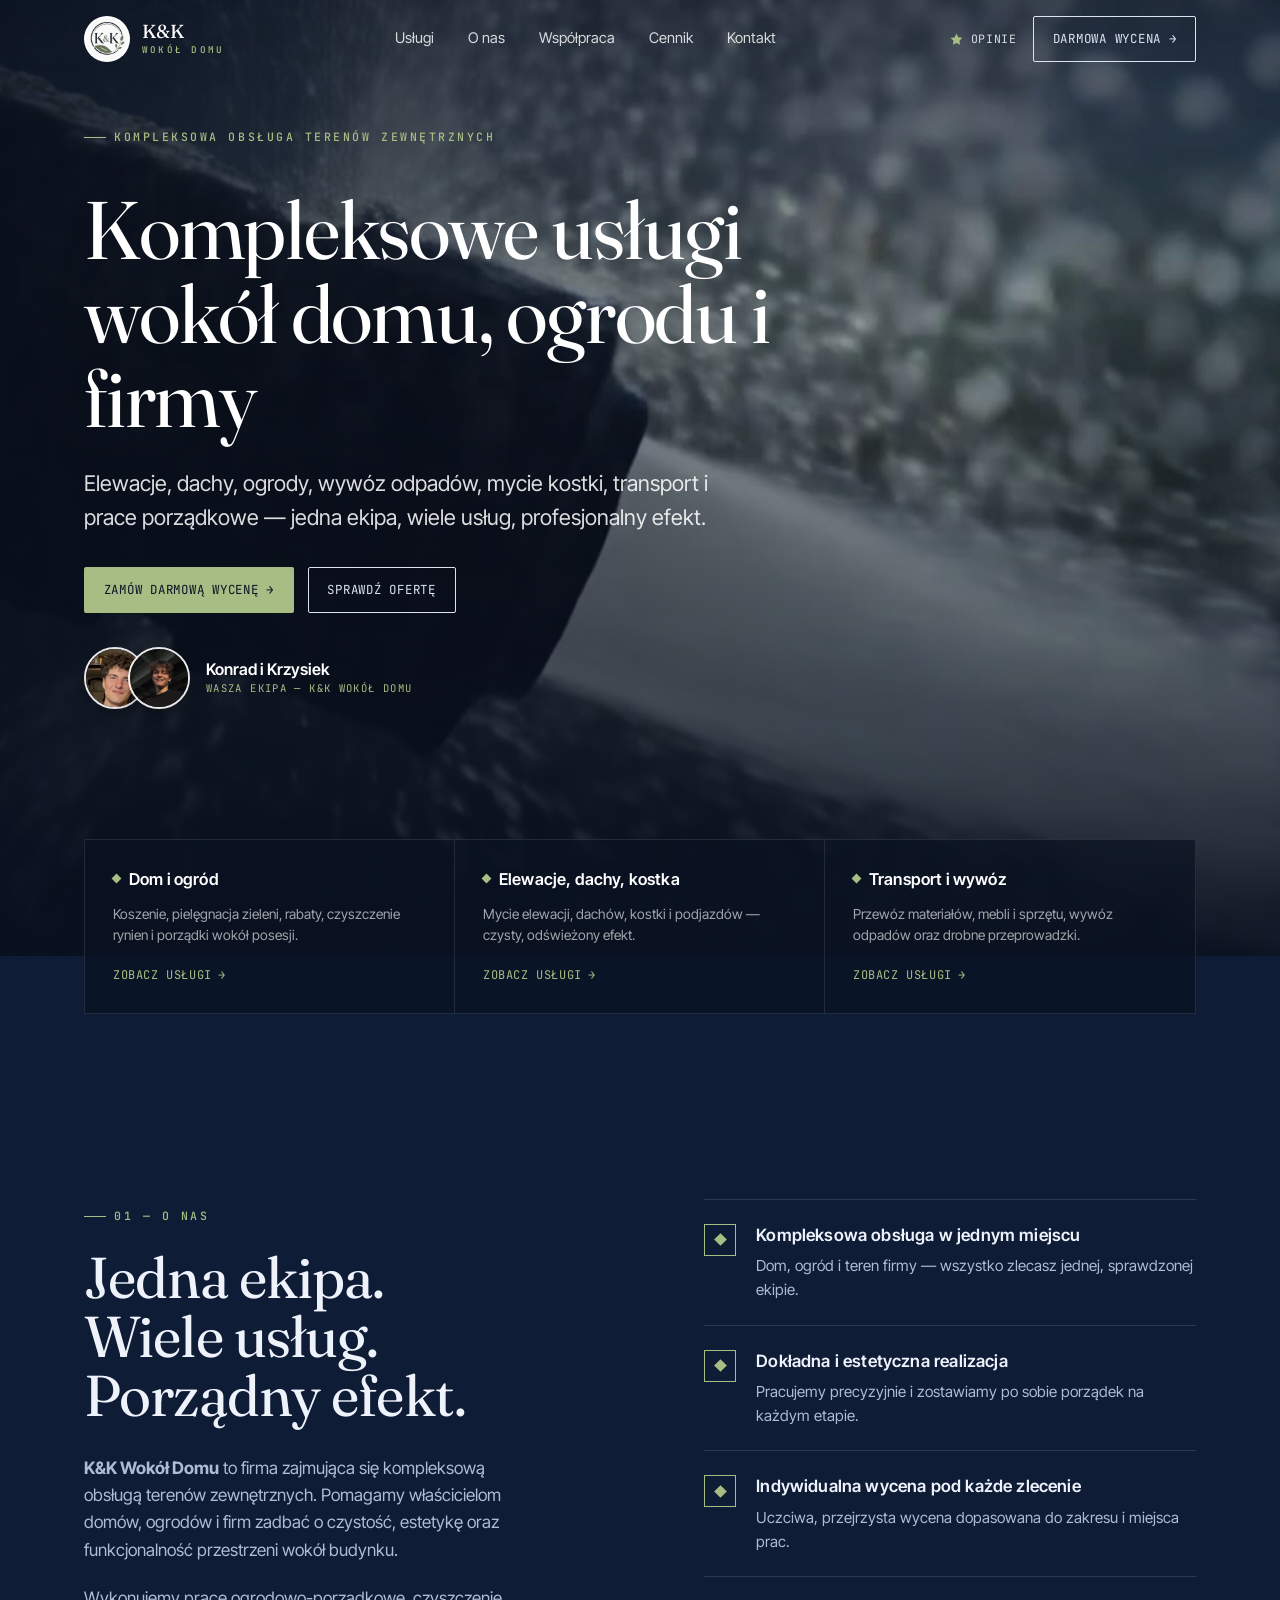
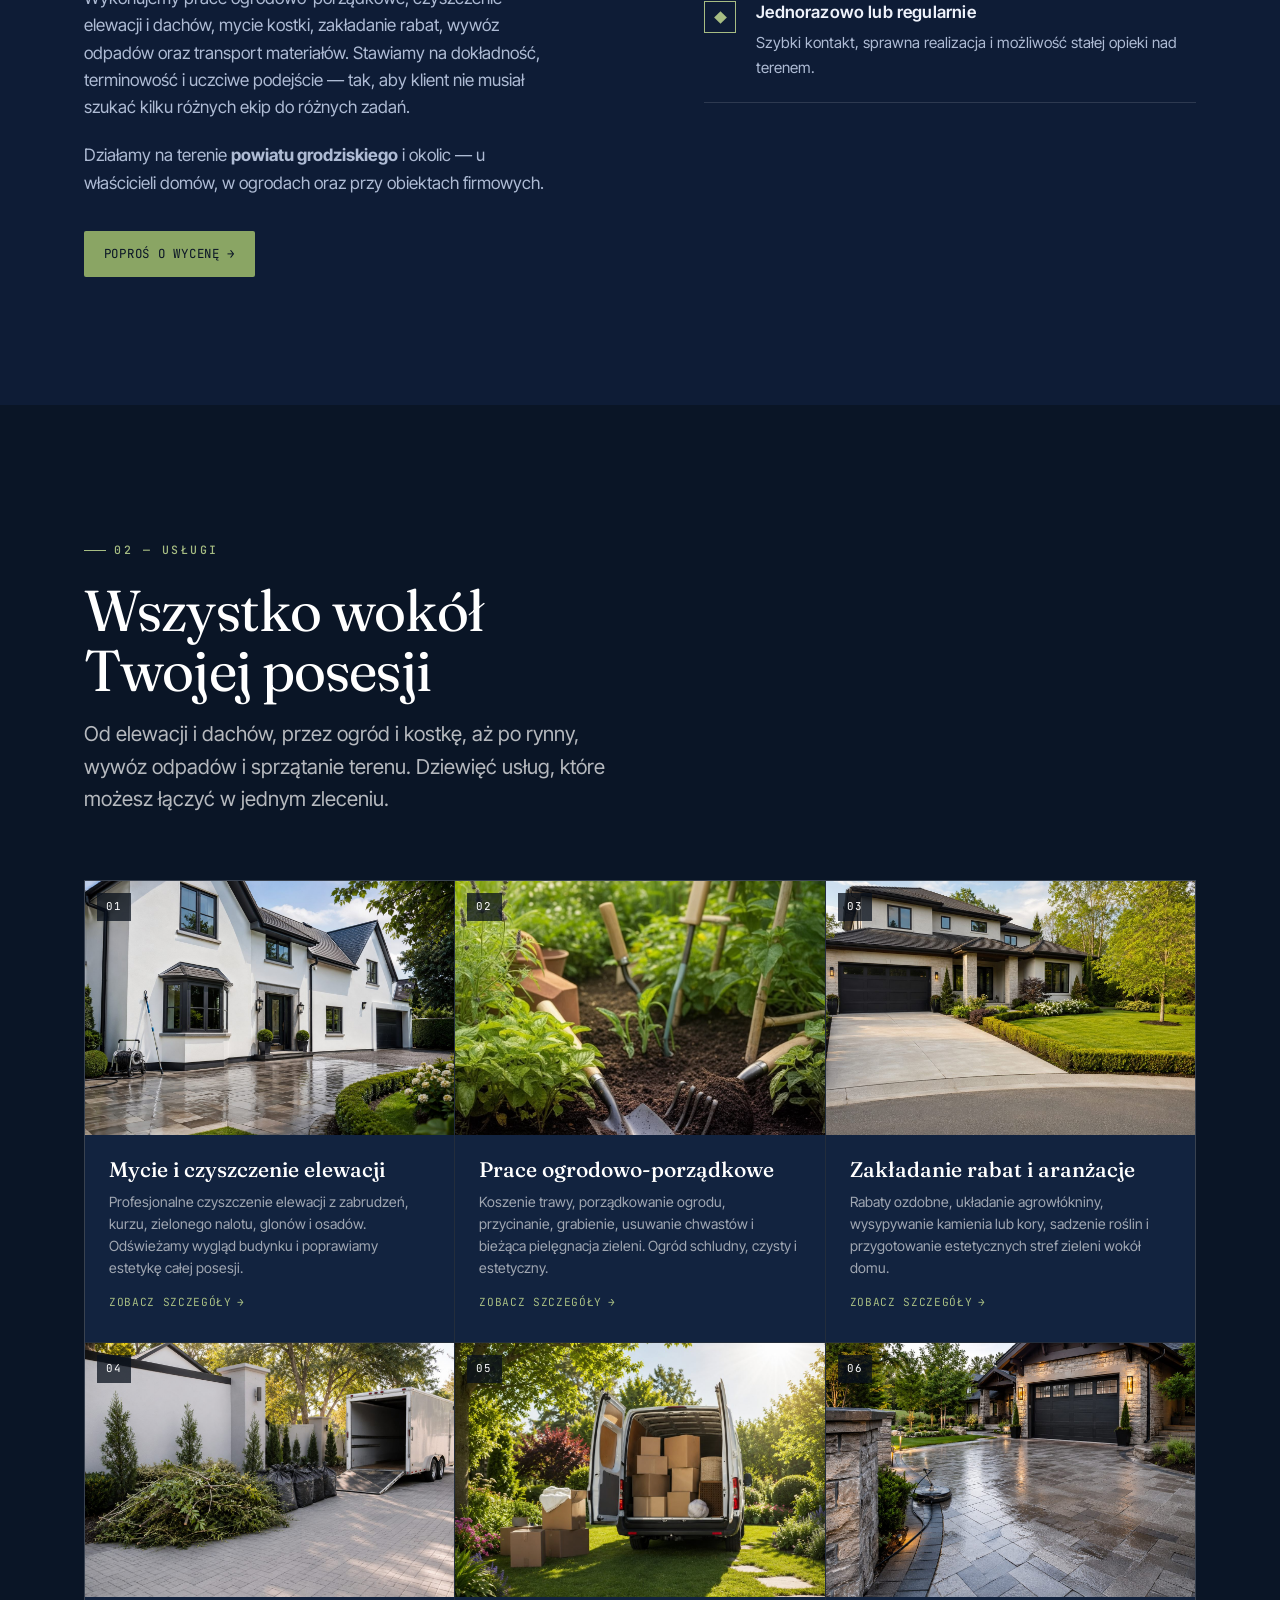
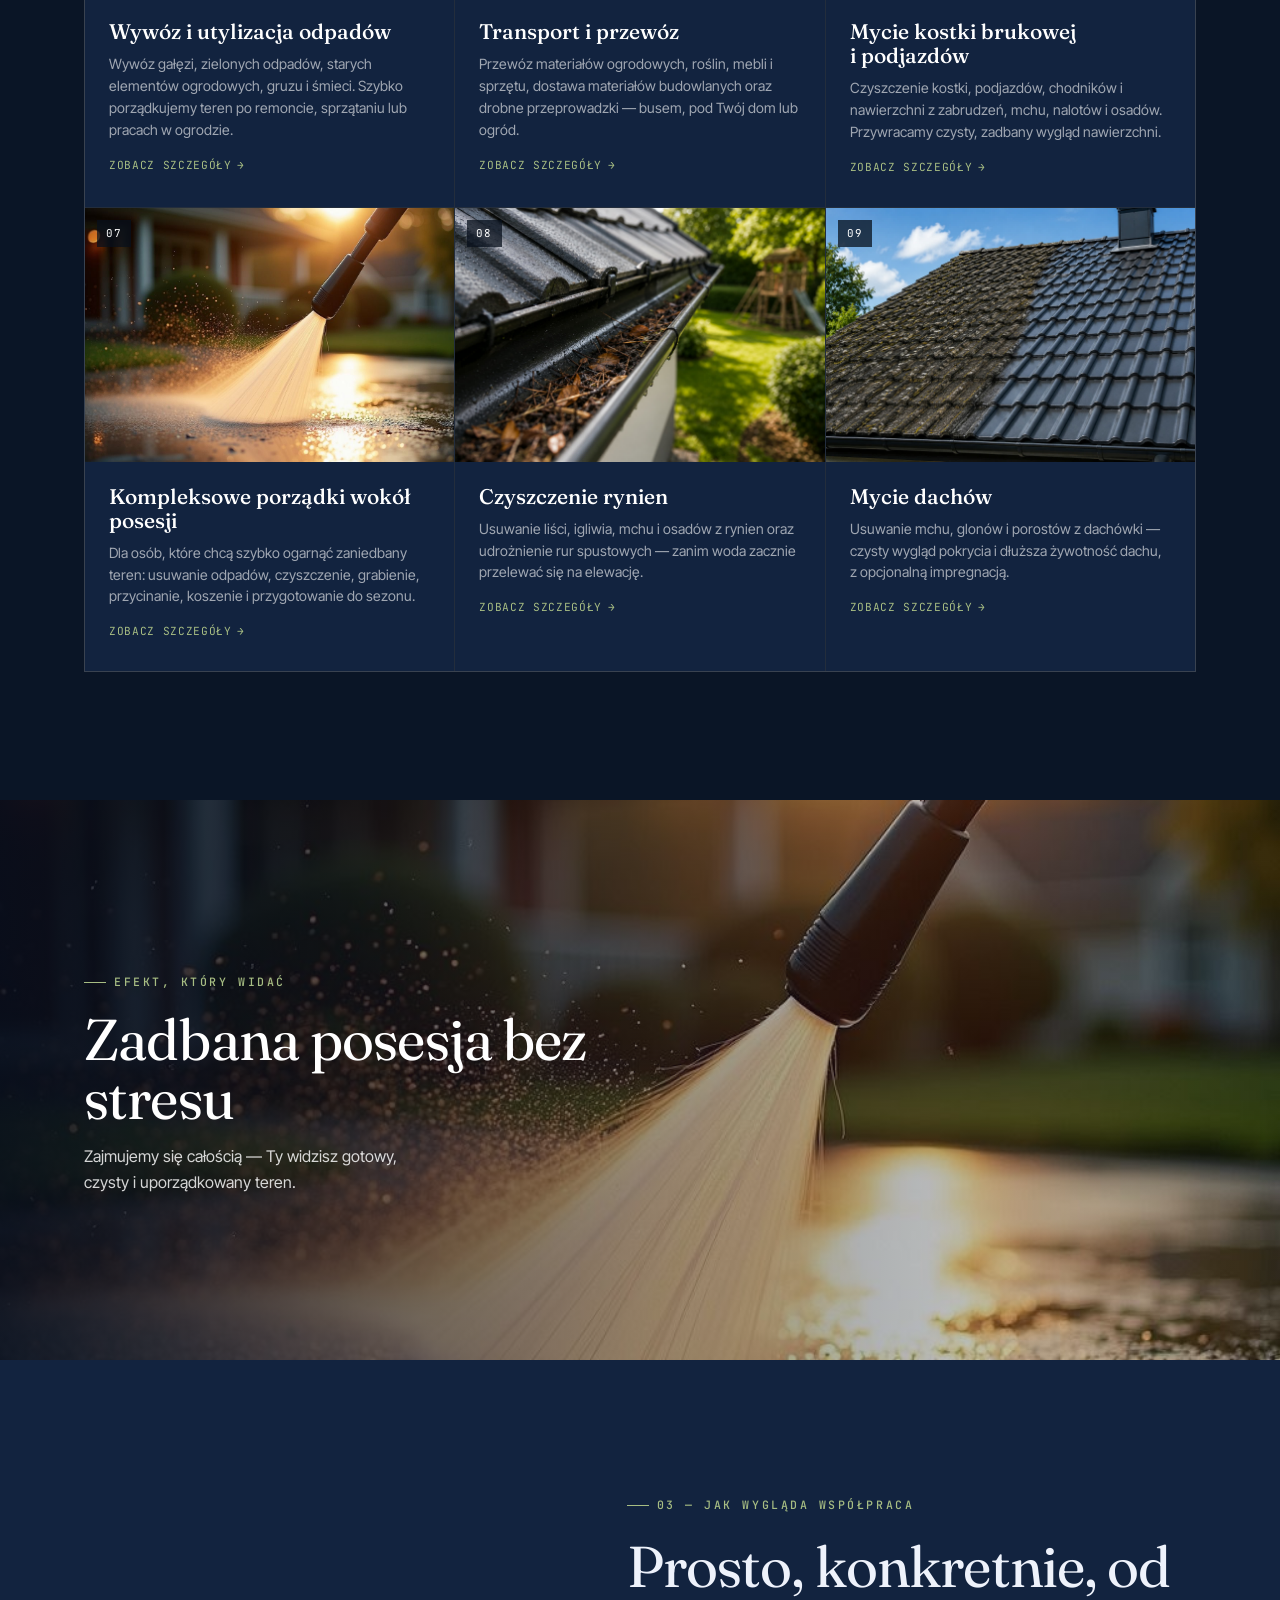
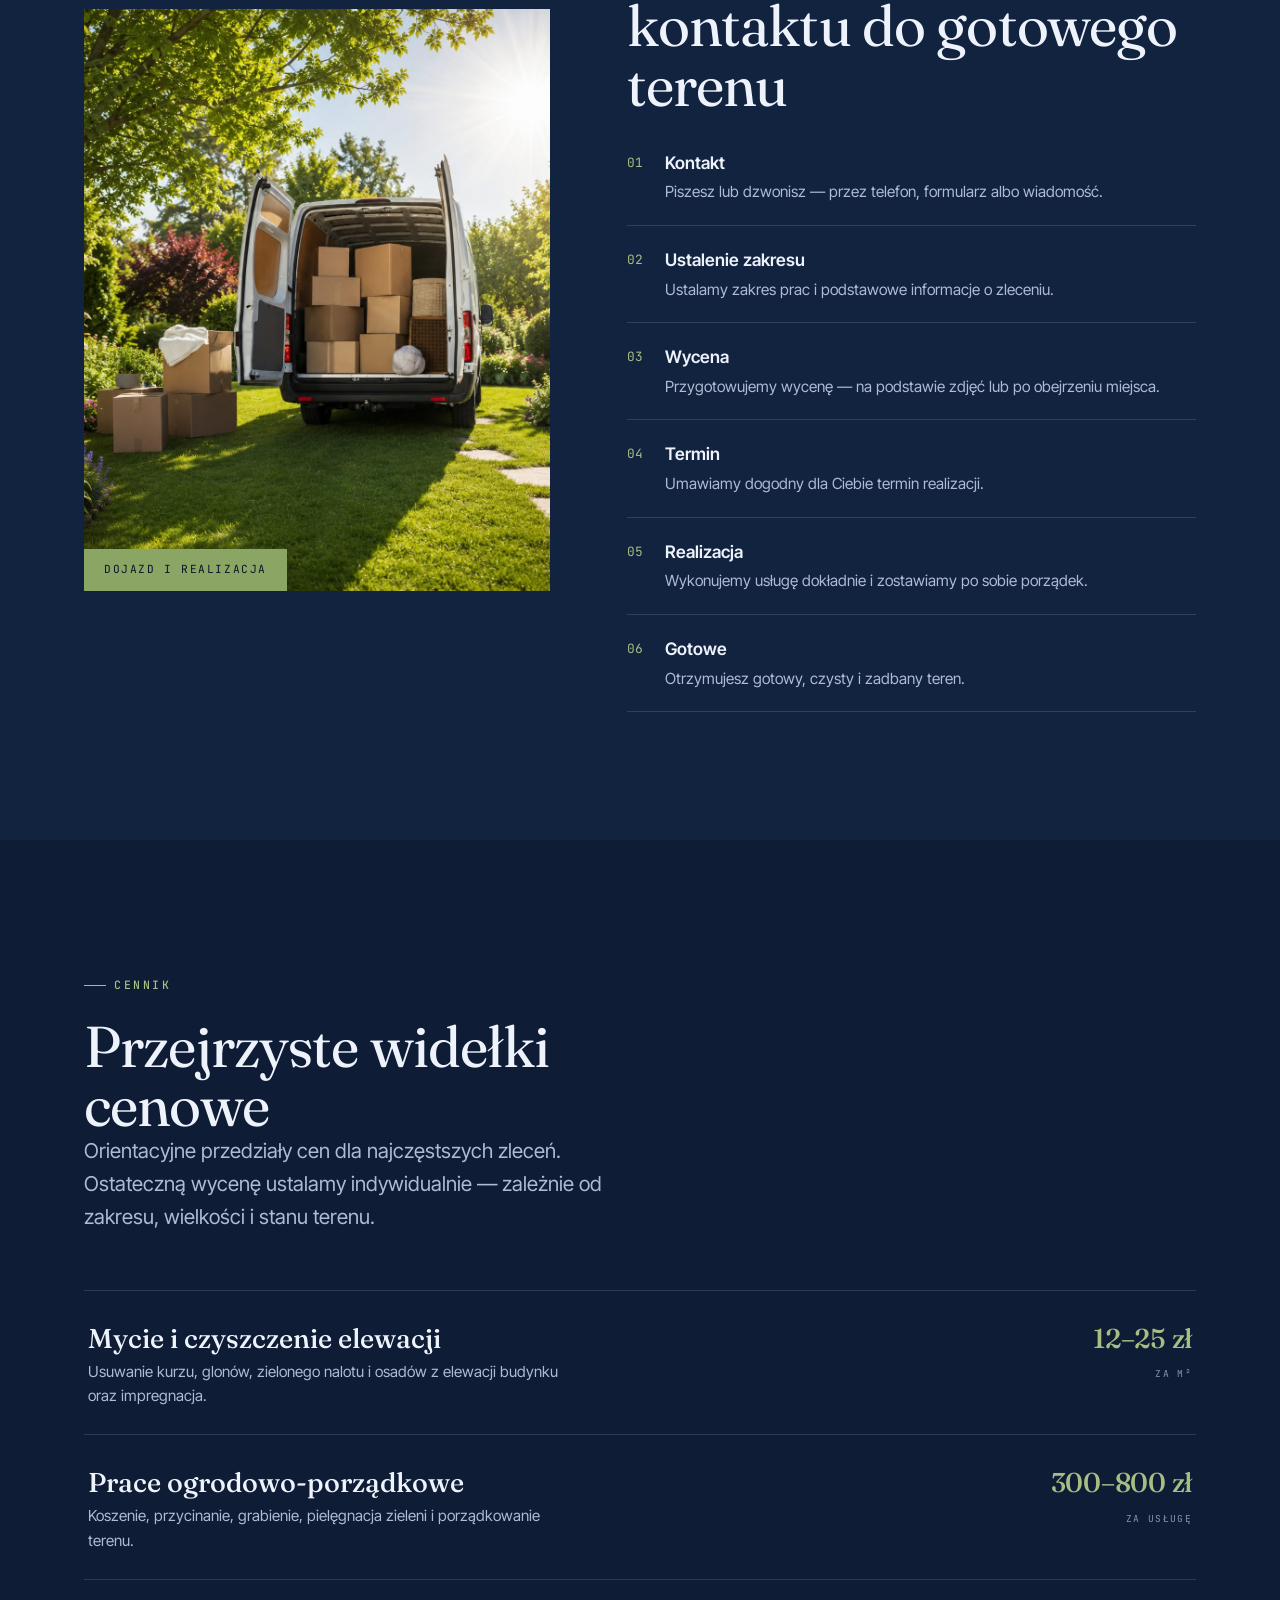
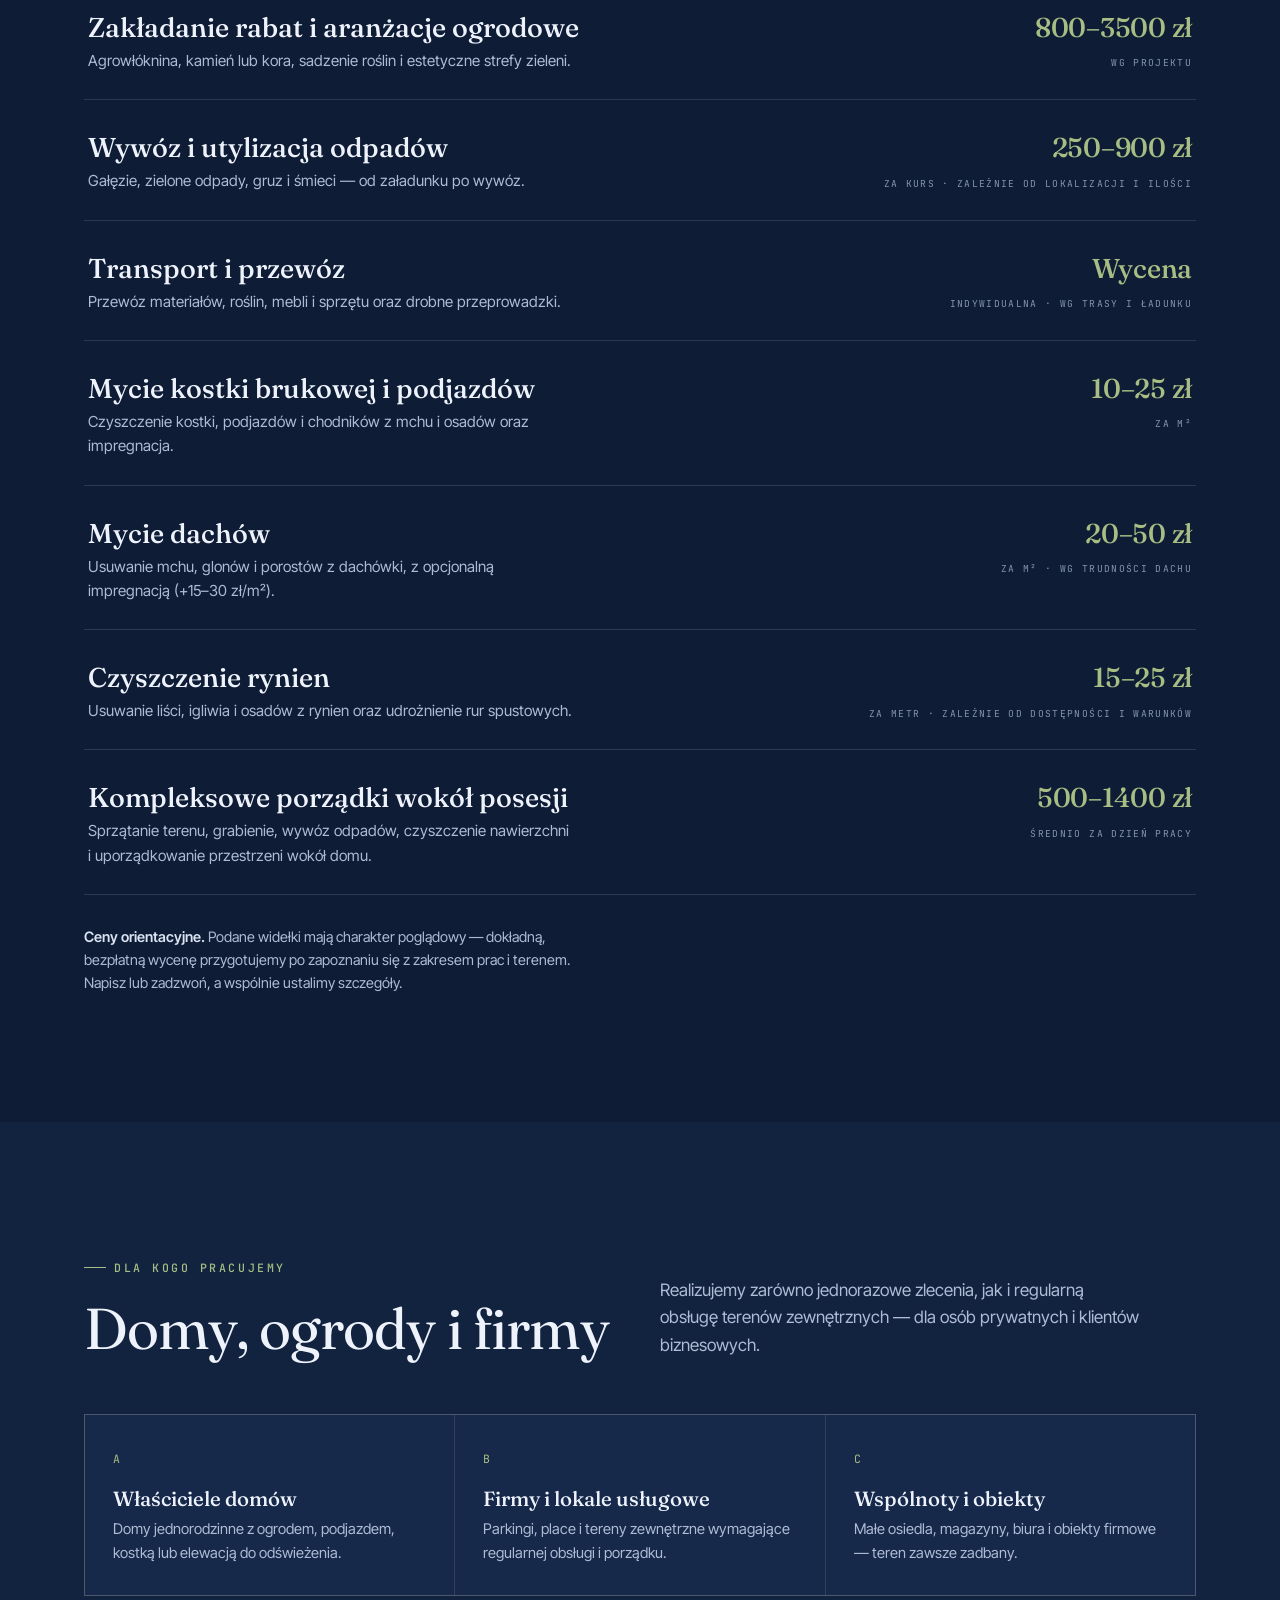
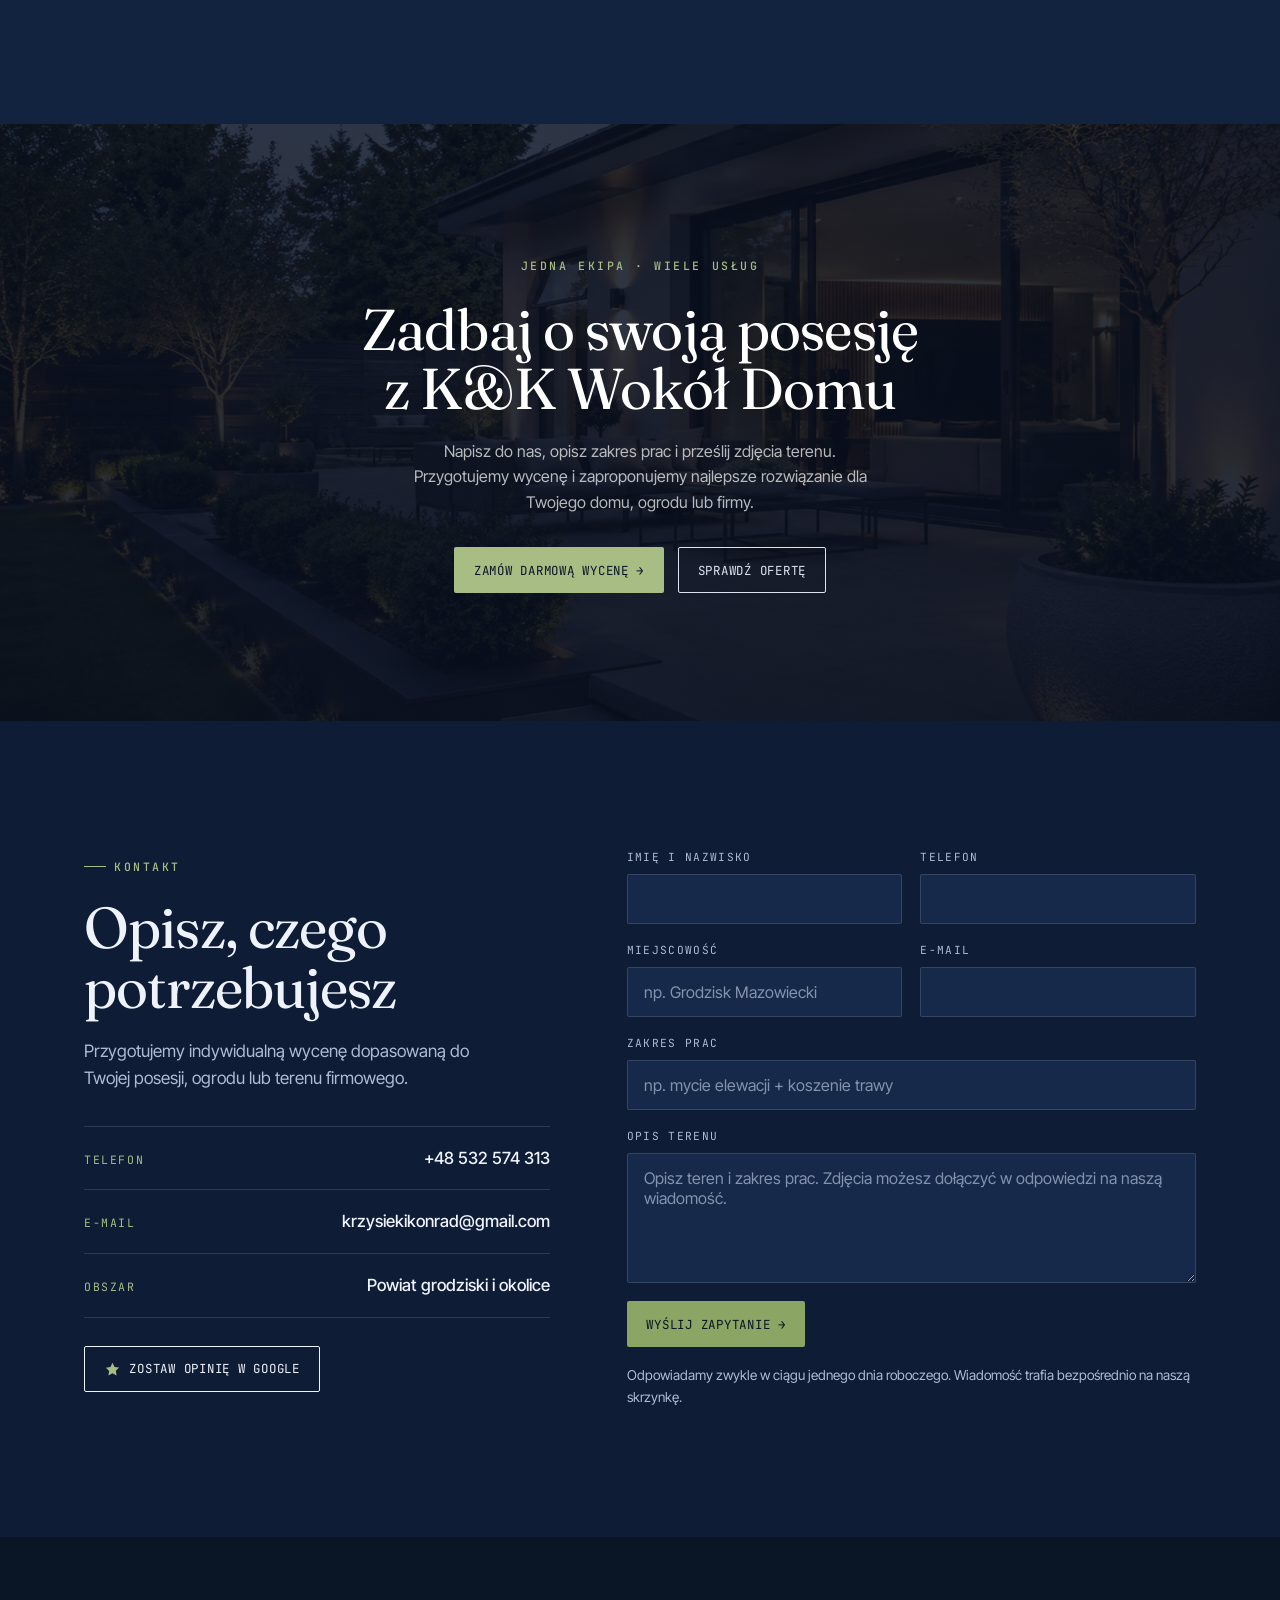
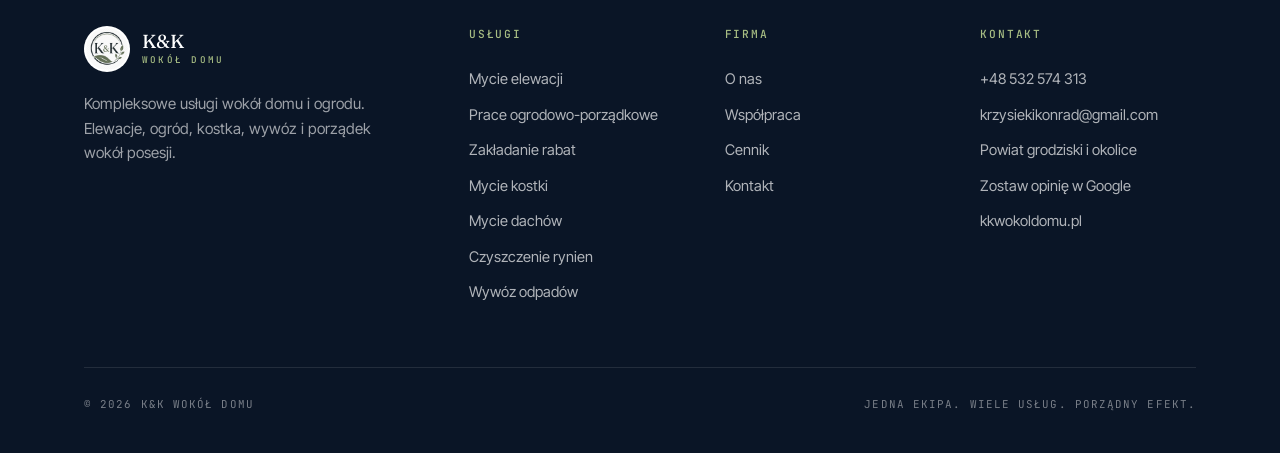
<file: index.html>
<!DOCTYPE html>
<html lang="pl">
<head>
<meta charset="UTF-8">
<meta name="viewport" content="width=device-width, initial-scale=1.0">
<!-- Google tag (gtag.js) -->
<script async src="https://www.googletagmanager.com/gtag/js?id=AW-18379504122"></script>
<script>
  window.dataLayer = window.dataLayer || [];
  function gtag(){dataLayer.push(arguments);}
  gtag('js', new Date());
  gtag('config', 'AW-18379504122');
</script>

<title>K&amp;K Wokół Domu — Usługi ogrodowe, elewacje, dachy, wywóz i transport</title>
<meta name="description" content="Kompleksowe usługi wokół domu, ogrodu i firmy w powiecie grodziskim. Mycie elewacji i dachów, prace ogrodowo-porządkowe, zakładanie rabat, wywóz odpadów, mycie kostki i transport.">
<meta name="keywords" content="usługi wokół domu, usługi ogrodowe, mycie elewacji, mycie kostki brukowej, transport materiałów, przewóz, drobne przeprowadzki, wywóz odpadów, zakładanie rabat, prace ogrodowo-porządkowe,kompleksowa obsługa posesji, pielęgnacja ogrodu, porządki wokół domu, sprzątanie posesji, obsługa terenów zewnętrznych dla firm, czyszczenie rynien, udrażnianie rur spustowych, mycie dachów, usuwanie mchu z dachu, powiat grodziski, usługi wokół domu Grodzisk Mazowiecki">
<link rel="canonical" href="https://kkwokoldomu.pl/">
<meta name="robots" content="index, follow">

<!-- Open Graph -->
<meta property="og:type" content="website">
<meta property="og:locale" content="pl_PL">
<meta property="og:site_name" content="K&amp;K Wokół Domu">
<meta property="og:title" content="K&amp;K Wokół Domu — Kompleksowe usługi wokół domu, ogrodu i firmy">
<meta property="og:description" content="Elewacje, dachy, ogrody, wywóz odpadów, mycie kostki i transport — jedna ekipa, wiele usług, profesjonalny efekt.">
<meta property="og:url" content="https://kkwokoldomu.pl/">
<meta property="og:image" content="https://kkwokoldomu.pl/assets/og-image.jpg">
<meta property="og:image:width" content="1200">
<meta property="og:image:height" content="630">
<meta property="og:image:alt" content="K&amp;K Wokół Domu — ekipa przy pracy wokół liter K&amp;K z kamienia i zieleni">
<meta name="twitter:card" content="summary_large_image">
<meta name="twitter:title" content="K&amp;K Wokół Domu — Kompleksowe usługi wokół domu, ogrodu i firmy">
<meta name="twitter:description" content="Elewacje, dachy, ogrody, wywóz odpadów, mycie kostki i transport — jedna ekipa, wiele usług, profesjonalny efekt.">
<meta name="twitter:image" content="https://kkwokoldomu.pl/assets/og-image.jpg">

<link rel="icon" href="favicon.ico" sizes="any">
<link rel="icon" type="image/png" sizes="48x48" href="assets/favicon-48.png">
<link rel="icon" type="image/png" sizes="96x96" href="assets/favicon-96.png">
<link rel="icon" type="image/png" sizes="192x192" href="assets/favicon-192.png">
<link rel="apple-touch-icon" sizes="180x180" href="assets/apple-touch-icon.png">

<!-- Fonts -->
<link rel="preconnect" href="https://fonts.googleapis.com">
<link rel="preconnect" href="https://fonts.gstatic.com" crossorigin>
<link href="https://fonts.googleapis.com/css2?family=Fraunces:ital,opsz,wght@0,9..144,400;0,9..144,500;0,9..144,600;1,9..144,400&family=Inter+Tight:wght@400;500;600&family=JetBrains+Mono:wght@400;500&display=swap" rel="stylesheet">

<!-- Structured data -->
<script type="application/ld+json">
{
  "@context": "https://schema.org",
  "@type": "LocalBusiness",
  "name": "K&K Wokół Domu",
  "description": "Kompleksowa obsługa terenów zewnętrznych: mycie elewacji i dachów, prace ogrodowo-porządkowe, zakładanie rabat, wywóz odpadów, mycie kostki brukowej, czyszczenie rynien oraz transport materiałów.",
  "url": "https://kkwokoldomu.pl",
  "email": "krzysiekikonrad@gmail.com",
  "telephone": "+48532574313",
  "areaServed": { "@type": "AdministrativeArea", "name": "Powiat grodziski" },
  "priceRange": "$$",
  "image": "https://kkwokoldomu.pl/assets/hero.jpg",
  "logo": "https://kkwokoldomu.pl/assets/favicon-192.png",
  "makesOffer": [
    { "@type": "Offer", "itemOffered": { "@type": "Service", "name": "Mycie i czyszczenie elewacji" } },
    { "@type": "Offer", "itemOffered": { "@type": "Service", "name": "Prace ogrodowo-porządkowe" } },
    { "@type": "Offer", "itemOffered": { "@type": "Service", "name": "Zakładanie rabat i aranżacje ogrodowe" } },
    { "@type": "Offer", "itemOffered": { "@type": "Service", "name": "Wywóz i utylizacja odpadów" } },
    { "@type": "Offer", "itemOffered": { "@type": "Service", "name": "Transport i przewóz" } },
    { "@type": "Offer", "itemOffered": { "@type": "Service", "name": "Mycie kostki brukowej i podjazdów" } },
    { "@type": "Offer", "itemOffered": { "@type": "Service", "name": "Czyszczenie rynien" } },
    { "@type": "Offer", "itemOffered": { "@type": "Service", "name": "Mycie dachów" } },
    { "@type": "Offer", "itemOffered": { "@type": "Service", "name": "Kompleksowe porządki wokół posesji" } }
  ]
}
</script>

<link rel="stylesheet" href="assets/styles.css">
</head>
<body>

<!-- ============ HEADER ============ -->
<header class="site-header" id="header">
  <div class="header-inner">
    <a class="brand" href="#top" aria-label="K&amp;K Wokół Domu — strona główna">
      <img src="assets/logo.png" alt="Logo K&amp;K Wokół Domu">
      <span class="brand-name">K&amp;K<small>Wokół Domu</small></span>
    </a>
    <nav class="nav" aria-label="Główna nawigacja">
      <a href="#uslugi">Usługi</a>
      <a href="#o-nas">O nas</a>
      <a href="#wspolpraca">Współpraca</a>
      <a href="#cennik">Cennik</a>
      <a href="#kontakt">Kontakt</a>
    </nav>
    <div class="header-actions">
      <a href="https://g.page/r/CXwYnqzqLuv0EBM/review" target="_blank" rel="noopener" class="header-review" title="Zostaw opinię w Google"><svg class="star" viewBox="0 0 24 24" width="15" height="15" fill="currentColor" aria-hidden="true"><path d="M12 2.5l2.9 5.88 6.49.95-4.7 4.58 1.11 6.46L12 17.42l-5.8 3.05 1.1-6.46-4.69-4.58 6.49-.95L12 2.5z"/></svg><span>Opinie</span></a>
      <a href="#kontakt" class="btn btn-outline on-dark header-cta">Darmowa wycena <span class="arw">→</span></a>
    </div>
    <button class="burger" id="burger" aria-label="Otwórz menu" aria-expanded="false">
      <span></span><span></span><span></span>
    </button>
  </div>
</header>

<div class="mobile-nav" id="mobileNav">
  <a href="#uslugi">Usługi</a>
  <a href="#o-nas">O nas</a>
  <a href="#wspolpraca">Współpraca</a>
  <a href="#cennik">Cennik</a>
  <a href="#kontakt">Kontakt</a>
  <a href="https://g.page/r/CXwYnqzqLuv0EBM/review" target="_blank" rel="noopener">Zostaw opinię w Google</a>
  <a href="#kontakt" class="btn btn-primary">Zamów darmową wycenę <span class="arw">→</span></a>
</div>

<span id="top"></span>

<!-- ============ HERO ============ -->
<section class="hero">
  <div class="hero-media">
    <video class="hero-video" autoplay muted loop playsinline webkit-playsinline="true" preload="auto"
           poster="assets/hero-poster.jpg" aria-hidden="true"
           data-desktop="assets/hero.mp4" data-mobile="assets/hero-mobile.mp4"></video>
  </div>
  <div class="hero-inner">
    <span class="eyebrow on-dark">Kompleksowa obsługa terenów zewnętrznych</span>
    <h1 class="display">Kompleksowe usługi wokół domu, ogrodu i firmy</h1>
    <p class="lead">Elewacje, dachy, ogrody, wywóz odpadów, mycie kostki, transport i prace porządkowe — jedna ekipa, wiele usług, profesjonalny efekt.</p>
    <div class="hero-cta">
      <a href="#kontakt" class="btn btn-primary">Zamów darmową wycenę <span class="arw">→</span></a>
      <a href="#uslugi" class="btn btn-outline on-dark">Sprawdź ofertę</a>
    </div>
    <div class="hero-team">
      <div class="avatars">
        <img src="assets/zespol-1.jpg" alt="Współwłaściciel K&amp;K Wokół Domu" loading="lazy">
        <img src="assets/zespol-2.jpg" alt="Współwłaściciel K&amp;K Wokół Domu" loading="lazy">
      </div>
      <div>
        <div class="t-name">Konrad i Krzysiek</div>
        <div class="t-sub">Wasza ekipa — K&amp;K Wokół Domu</div>
      </div>
    </div>
  </div>

  <div class="hero-cards">
    <div class="hero-cards-grid reveal">
      <div class="hcard">
        <div class="hcard-top"><span class="dot"></span><h3>Dom i ogród</h3></div>
        <p>Koszenie, pielęgnacja zieleni, rabaty, czyszczenie rynien i porządki wokół posesji.</p>
        <a href="#uslugi" class="link-arrow">Zobacz usługi <span class="arw">→</span></a>
      </div>
      <div class="hcard">
        <div class="hcard-top"><span class="dot"></span><h3>Elewacje, dachy, kostka</h3></div>
        <p>Mycie elewacji, dachów, kostki i podjazdów — czysty, odświeżony efekt.</p>
        <a href="#uslugi" class="link-arrow">Zobacz usługi <span class="arw">→</span></a>
      </div>
      <div class="hcard">
        <div class="hcard-top"><span class="dot"></span><h3>Transport i wywóz</h3></div>
        <p>Przewóz materiałów, mebli i sprzętu, wywóz odpadów oraz drobne przeprowadzki.</p>
        <a href="uslugi/transport.html" class="link-arrow">Zobacz usługi <span class="arw">→</span></a>
      </div>
    </div>
  </div>
</section>
<div class="hero-spacer"></div>

<!-- ============ 01 · O NAS ============ -->
<section class="band-cream pad" id="o-nas">
  <div class="wrap">
    <div class="about-grid">
      <div class="about-copy reveal">
        <span class="eyebrow">01 — O nas</span>
        <h2 class="display" style="margin:22px 0 28px;">Jedna ekipa.<br>Wiele usług.<br>Porządny efekt.</h2>
        <p><strong>K&amp;K Wokół Domu</strong> to firma zajmująca się kompleksową obsługą terenów zewnętrznych. Pomagamy właścicielom domów, ogrodów i firm zadbać o czystość, estetykę oraz funkcjonalność przestrzeni wokół budynku.</p>
        <p>Wykonujemy prace ogrodowo-porządkowe, czyszczenie elewacji i dachów, mycie kostki, zakładanie rabat, wywóz odpadów oraz transport materiałów. Stawiamy na dokładność, terminowość i uczciwe podejście — tak, aby klient nie musiał szukać kilku różnych ekip do różnych zadań.</p>
        <p>Działamy na terenie <strong>powiatu grodziskiego</strong> i okolic — u właścicieli domów, w ogrodach oraz przy obiektach firmowych.</p>
        <a href="#kontakt" class="btn btn-primary">Poproś o wycenę <span class="arw">→</span></a>
      </div>
      <div class="feature-list reveal">
        <div class="feature">
          <span class="mark"></span>
          <div><h4>Kompleksowa obsługa w jednym miejscu</h4><p>Dom, ogród i teren firmy — wszystko zlecasz jednej, sprawdzonej ekipie.</p></div>
        </div>
        <div class="feature">
          <span class="mark"></span>
          <div><h4>Dokładna i estetyczna realizacja</h4><p>Pracujemy precyzyjnie i zostawiamy po sobie porządek na każdym etapie.</p></div>
        </div>
        <div class="feature">
          <span class="mark"></span>
          <div><h4>Indywidualna wycena pod każde zlecenie</h4><p>Uczciwa, przejrzysta wycena dopasowana do zakresu i miejsca prac.</p></div>
        </div>
        <div class="feature">
          <span class="mark"></span>
          <div><h4>Jednorazowo lub regularnie</h4><p>Szybki kontakt, sprawna realizacja i możliwość stałej opieki nad terenem.</p></div>
        </div>
      </div>
    </div>
  </div>
</section>

<!-- ============ 02 · USŁUGI ============ -->
<section class="band-dark pad services" id="uslugi">
  <div class="wrap">
    <div class="sec-head reveal">
      <span class="eyebrow on-dark">02 — Usługi</span>
      <h2 class="display">Wszystko wokół Twojej posesji</h2>
      <p class="lead">Od elewacji i dachów, przez ogród i kostkę, aż po rynny, wywóz odpadów i sprzątanie terenu. Dziewięć usług, które możesz łączyć w jednym zleceniu.</p>
    </div>
    <div class="svc-grid reveal">
      <a class="svc" href="uslugi/mycie-elewacji.html">
        <div class="svc-img"><img src="assets/elewacja.jpg" alt="Mycie i czyszczenie elewacji domu jednorodzinnego" loading="lazy"><span class="num">01</span></div>
        <div class="svc-body">
          <h3>Mycie i&nbsp;czyszczenie elewacji</h3>
          <p>Profesjonalne czyszczenie elewacji z zabrudzeń, kurzu, zielonego nalotu, glonów i osadów. Odświeżamy wygląd budynku i poprawiamy estetykę całej posesji.</p>
          <span class="svc-more">Zobacz szczegóły <span class="arw">→</span></span>
        </div>
      </a>
      <a class="svc" href="uslugi/prace-ogrodowe.html">
        <div class="svc-img"><img src="assets/ogrod.jpg" alt="Prace ogrodowo-porządkowe — pielęgnacja zieleni i porządkowanie ogrodu" loading="lazy"><span class="num">02</span></div>
        <div class="svc-body">
          <h3>Prace ogrodowo-porządkowe</h3>
          <p>Koszenie trawy, porządkowanie ogrodu, przycinanie, grabienie, usuwanie chwastów i bieżąca pielęgnacja zieleni. Ogród schludny, czysty i estetyczny.</p>
          <span class="svc-more">Zobacz szczegóły <span class="arw">→</span></span>
        </div>
      </a>
      <a class="svc" href="uslugi/zakladanie-rabat.html">
        <div class="svc-img"><img src="assets/podjazd.jpg" alt="Zadbane rabaty i aranżacja zieleni przy podjeździe domu" loading="lazy"><span class="num">03</span></div>
        <div class="svc-body">
          <h3>Zakładanie rabat i&nbsp;aranżacje</h3>
          <p>Rabaty ozdobne, układanie agrowłókniny, wysypywanie kamienia lub kory, sadzenie roślin i przygotowanie estetycznych stref zieleni wokół domu.</p>
          <span class="svc-more">Zobacz szczegóły <span class="arw">→</span></span>
        </div>
      </a>
      <a class="svc" href="uslugi/wywoz-odpadow.html">
        <div class="svc-img"><img src="assets/wywoz.jpg" alt="Wywóz gałęzi, zielonych odpadów i śmieci z posesji na przyczepie" loading="lazy"><span class="num">04</span></div>
        <div class="svc-body">
          <h3>Wywóz i&nbsp;utylizacja odpadów</h3>
          <p>Wywóz gałęzi, zielonych odpadów, starych elementów ogrodowych, gruzu i śmieci. Szybko porządkujemy teren po remoncie, sprzątaniu lub pracach w ogrodzie.</p>
          <span class="svc-more">Zobacz szczegóły <span class="arw">→</span></span>
        </div>
      </a>
      <a class="svc" href="uslugi/transport.html">
        <div class="svc-img"><img src="assets/transport.jpg" alt="Bus K&amp;K Wokół Domu — transport i przewóz materiałów" loading="lazy"><span class="num">05</span></div>
        <div class="svc-body">
          <h3>Transport i&nbsp;przewóz</h3>
          <p>Przewóz materiałów ogrodowych, roślin, mebli i sprzętu, dostawa materiałów budowlanych oraz drobne przeprowadzki — busem, pod Twój dom lub ogród.</p>
          <span class="svc-more">Zobacz szczegóły <span class="arw">→</span></span>
        </div>
      </a>
      <a class="svc" href="uslugi/mycie-kostki.html">
        <div class="svc-img"><img src="assets/kostka.jpg" alt="Mycie ciśnieniowe kostki brukowej i podjazdu" loading="lazy"><span class="num">06</span></div>
        <div class="svc-body">
          <h3>Mycie kostki brukowej i&nbsp;podjazdów</h3>
          <p>Czyszczenie kostki, podjazdów, chodników i nawierzchni z zabrudzeń, mchu, nalotów i osadów. Przywracamy czysty, zadbany wygląd nawierzchni.</p>
          <span class="svc-more">Zobacz szczegóły <span class="arw">→</span></span>
        </div>
      </a>
      <a class="svc" href="uslugi/porzadki-posesji.html">
        <div class="svc-img"><img src="assets/mycie.jpg" alt="Kompleksowe porządki wokół posesji — mycie nawierzchni" loading="lazy"><span class="num">07</span></div>
        <div class="svc-body">
          <h3>Kompleksowe porządki wokół posesji</h3>
          <p>Dla osób, które chcą szybko ogarnąć zaniedbany teren: usuwanie odpadów, czyszczenie, grabienie, przycinanie, koszenie i przygotowanie do sezonu.</p>
          <span class="svc-more">Zobacz szczegóły <span class="arw">→</span></span>
        </div>
      </a>
      <a class="svc" href="uslugi/czyszczenie-rynien.html">
        <div class="svc-img"><img src="assets/rynny.jpg" alt="Rynna zapchana liśćmi i igliwiem — czyszczenie rynien" loading="lazy"><span class="num">08</span></div>
        <div class="svc-body">
          <h3>Czyszczenie rynien</h3>
          <p>Usuwanie liści, igliwia, mchu i osadów z rynien oraz udrożnienie rur spustowych — zanim woda zacznie przelewać się na elewację.</p>
          <span class="svc-more">Zobacz szczegóły <span class="arw">→</span></span>
        </div>
      </a>
      <a class="svc" href="uslugi/mycie-dachow.html">
        <div class="svc-img"><img src="assets/dach.jpg" alt="Mycie dachu — połowa zamszona, połowa czysta dachówka" loading="lazy"><span class="num">09</span></div>
        <div class="svc-body">
          <h3>Mycie dachów</h3>
          <p>Usuwanie mchu, glonów i porostów z dachówki — czysty wygląd pokrycia i dłuższa żywotność dachu, z opcjonalną impregnacją.</p>
          <span class="svc-more">Zobacz szczegóły <span class="arw">→</span></span>
        </div>
      </a>
    </div>
  </div>
</section>

<!-- ============ PHOTO STRIP ============ -->
<section class="strip">
  <img src="assets/mycie.jpg" alt="Mycie ciśnieniowe podjazdu i kostki brukowej przy domu">
  <div class="strip-inner">
    <div class="wrap reveal">
      <span class="eyebrow">Efekt, który widać</span>
      <h2 class="display">Zadbana posesja bez stresu</h2>
      <p>Zajmujemy się całością — Ty widzisz gotowy, czysty i uporządkowany teren.</p>
    </div>
  </div>
</section>

<!-- ============ 03 · WSPÓŁPRACA ============ -->
<section class="band-cream-2 pad" id="wspolpraca">
  <div class="wrap">
    <div class="process-grid">
      <div class="process-photo reveal">
        <img src="assets/transport.jpg" alt="Bus firmy K&amp;K Wokół Domu z wyposażeniem na terenie posesji">
        <span class="tag">Dojazd i realizacja</span>
      </div>
      <div class="reveal">
        <span class="eyebrow">03 — Jak wygląda współpraca</span>
        <h2 class="display" style="margin:22px 0 34px;">Prosto, konkretnie, od kontaktu do gotowego terenu</h2>
        <div class="steps">
          <div class="step"><span class="n">01</span><div><h4>Kontakt</h4><p>Piszesz lub dzwonisz — przez telefon, formularz albo wiadomość.</p></div></div>
          <div class="step"><span class="n">02</span><div><h4>Ustalenie zakresu</h4><p>Ustalamy zakres prac i podstawowe informacje o zleceniu.</p></div></div>
          <div class="step"><span class="n">03</span><div><h4>Wycena</h4><p>Przygotowujemy wycenę — na podstawie zdjęć lub po obejrzeniu miejsca.</p></div></div>
          <div class="step"><span class="n">04</span><div><h4>Termin</h4><p>Umawiamy dogodny dla Ciebie termin realizacji.</p></div></div>
          <div class="step"><span class="n">05</span><div><h4>Realizacja</h4><p>Wykonujemy usługę dokładnie i zostawiamy po sobie porządek.</p></div></div>
          <div class="step"><span class="n">06</span><div><h4>Gotowe</h4><p>Otrzymujesz gotowy, czysty i zadbany teren.</p></div></div>
        </div>
      </div>
    </div>
  </div>
</section>

<!-- ============ CENNIK ============ -->
<section class="band-cream pad" id="cennik">
  <div class="wrap">
    <div class="sec-head reveal">
      <span class="eyebrow">Cennik</span>
      <h2 class="display">Przejrzyste widełki cenowe</h2>
      <p class="lead">Orientacyjne przedziały cen dla najczęstszych zleceń. Ostateczną wycenę ustalamy indywidualnie — zależnie od zakresu, wielkości i stanu terenu.</p>
    </div>

    <div class="price-list reveal">
      <a class="price-row" href="uslugi/mycie-elewacji.html">
        <div class="price-info">
          <h3>Mycie i czyszczenie elewacji</h3>
          <p>Usuwanie kurzu, glonów, zielonego nalotu i osadów z elewacji budynku oraz impregnacja.</p>
        </div>
        <div class="price-val"><strong>12–25 zł</strong><small>za m²</small></div>
      </a>

      <a class="price-row" href="uslugi/prace-ogrodowe.html">
        <div class="price-info">
          <h3>Prace ogrodowo-porządkowe</h3>
          <p>Koszenie, przycinanie, grabienie, pielęgnacja zieleni i porządkowanie terenu.</p>
        </div>
        <div class="price-val"><strong>300–800 zł</strong><small>za usługę</small></div>
      </a>

      <a class="price-row" href="uslugi/zakladanie-rabat.html">
        <div class="price-info">
          <h3>Zakładanie rabat i aranżacje ogrodowe</h3>
          <p>Agrowłóknina, kamień lub kora, sadzenie roślin i estetyczne strefy zieleni.</p>
        </div>
        <div class="price-val"><strong>800–3500 zł</strong><small>wg projektu</small></div>
      </a>

      <a class="price-row" href="uslugi/wywoz-odpadow.html">
        <div class="price-info">
          <h3>Wywóz i utylizacja odpadów</h3>
          <p>Gałęzie, zielone odpady, gruz i śmieci — od załadunku po wywóz.</p>
        </div>
        <div class="price-val"><strong>250–900 zł</strong><small>za kurs · zależnie od lokalizacji i ilości</small></div>
      </a>

      <a class="price-row" href="uslugi/transport.html">
        <div class="price-info">
          <h3>Transport i przewóz</h3>
          <p>Przewóz materiałów, roślin, mebli i sprzętu oraz drobne przeprowadzki.</p>
        </div>
        <div class="price-val"><strong>Wycena</strong><small>indywidualna · wg trasy i ładunku</small></div>
      </a>

      <a class="price-row" href="uslugi/mycie-kostki.html">
        <div class="price-info">
          <h3>Mycie kostki brukowej i podjazdów</h3>
          <p>Czyszczenie kostki, podjazdów i chodników z mchu i osadów oraz impregnacja.</p>
        </div>
        <div class="price-val"><strong>10–25 zł</strong><small>za m²</small></div>
      </a>

      <a class="price-row" href="uslugi/mycie-dachow.html">
        <div class="price-info">
          <h3>Mycie dachów</h3>
          <p>Usuwanie mchu, glonów i porostów z dachówki, z opcjonalną impregnacją (+15–30 zł/m²).</p>
        </div>
        <div class="price-val"><strong>20–50 zł</strong><small>za m² · wg trudności dachu</small></div>
      </a>

      <a class="price-row" href="uslugi/czyszczenie-rynien.html">
        <div class="price-info">
          <h3>Czyszczenie rynien</h3>
          <p>Usuwanie liści, igliwia i osadów z rynien oraz udrożnienie rur spustowych.</p>
        </div>
        <div class="price-val"><strong>15–25 zł</strong><small>za metr · zależnie od dostępności i warunków</small></div>
      </a>

      <a class="price-row" href="uslugi/porzadki-posesji.html">
        <div class="price-info">
          <h3>Kompleksowe porządki wokół posesji</h3>
          <p>Sprzątanie terenu, grabienie, wywóz odpadów, czyszczenie nawierzchni i uporządkowanie przestrzeni wokół domu.</p>
        </div>
        <div class="price-val"><strong>500–1400 zł</strong><small>średnio za dzień pracy</small></div>
      </a>
    </div>

    <p class="price-note"><strong>Ceny orientacyjne.</strong> Podane widełki mają charakter poglądowy — dokładną, bezpłatną wycenę przygotujemy po zapoznaniu się z zakresem prac i terenem. Napisz lub zadzwoń, a wspólnie ustalimy szczegóły.</p>
  </div>
</section>

<!-- ============ DLA KOGO ============ -->
<section class="band-cream-2 pad">
  <div class="wrap">
    <div class="aud-head reveal">
      <div>
        <span class="eyebrow">Dla kogo pracujemy</span>
        <h2 class="display" style="margin-top:22px;">Domy, ogrody i firmy</h2>
      </div>
      <p>Realizujemy zarówno jednorazowe zlecenia, jak i regularną obsługę terenów zewnętrznych — dla osób prywatnych i klientów biznesowych.</p>
    </div>
    <div class="aud-grid reveal">
      <div class="aud"><span class="n">A</span><h4>Właściciele domów</h4><p>Domy jednorodzinne z ogrodem, podjazdem, kostką lub elewacją do odświeżenia.</p></div>
      <div class="aud"><span class="n">B</span><h4>Firmy i lokale usługowe</h4><p>Parkingi, place i tereny zewnętrzne wymagające regularnej obsługi i porządku.</p></div>
      <div class="aud"><span class="n">C</span><h4>Wspólnoty i obiekty</h4><p>Małe osiedla, magazyny, biura i obiekty firmowe — teren zawsze zadbany.</p></div>
    </div>
  </div>
</section>

<!-- ============ CLOSING CTA ============ -->
<section class="band-dark pad closing">
  <div class="closing-media"><img src="assets/taras.jpg" alt="Zadbany taras i otoczenie domu o zmierzchu" loading="lazy"></div>
  <div class="wrap reveal">
    <span class="eyebrow on-dark">Jedna ekipa · wiele usług</span>
    <h2 class="display">Zadbaj o swoją posesję z K&amp;K Wokół Domu</h2>
    <p>Napisz do nas, opisz zakres prac i prześlij zdjęcia terenu. Przygotujemy wycenę i zaproponujemy najlepsze rozwiązanie dla Twojego domu, ogrodu lub firmy.</p>
    <div class="hero-cta">
      <a href="#kontakt" class="btn btn-primary" style="background:var(--sage);color:var(--ink);">Zamów darmową wycenę <span class="arw">→</span></a>
      <a href="#uslugi" class="btn btn-outline on-dark">Sprawdź ofertę</a>
    </div>
  </div>
</section>

<!-- ============ KONTAKT ============ -->
<section class="band-cream pad" id="kontakt">
  <div class="wrap">
    <div class="contact-grid">
      <div class="contact-info reveal">
        <span class="eyebrow">Kontakt</span>
        <h2 class="display" style="margin-top:22px;">Opisz, czego potrzebujesz</h2>
        <p>Przygotujemy indywidualną wycenę dopasowaną do Twojej posesji, ogrodu lub terenu firmowego.</p>
        <div class="contact-detail"><span class="k">Telefon</span><span class="v"><a href="tel:+48532574313">+48 532 574 313</a></span></div>
        <div class="contact-detail"><span class="k">E-mail</span><span class="v"><a href="mailto:krzysiekikonrad@gmail.com">krzysiekikonrad@gmail.com</a></span></div>
        <div class="contact-detail"><span class="k">Obszar</span><span class="v">Powiat grodziski i okolice</span></div>
        <a href="https://g.page/r/CXwYnqzqLuv0EBM/review" target="_blank" rel="noopener" class="btn btn-outline review-btn">
          <svg class="star" viewBox="0 0 24 24" width="17" height="17" fill="currentColor" aria-hidden="true"><path d="M12 2.5l2.9 5.88 6.49.95-4.7 4.58 1.11 6.46L12 17.42l-5.8 3.05 1.1-6.46-4.69-4.58 6.49-.95L12 2.5z"/></svg>
          Zostaw opinię w Google
        </a>
      </div>
      <div class="reveal">
        <form id="contactForm" novalidate>
          <!-- Konfiguracja Formsubmit.co (automatyczna wysyłka e-mail) -->
          <input type="hidden" name="_subject" value="Nowe zapytanie o wycenę — K&amp;K Wokół Domu">
          <input type="hidden" name="_template" value="table">
          <input type="hidden" name="_captcha" value="false">
          <input type="hidden" name="_replyto" value="">
          <input type="text" name="_honey" class="hp" tabindex="-1" autocomplete="off" aria-hidden="true">
          <div class="row2">
            <div class="field">
              <label for="name">Imię i nazwisko</label>
              <input type="text" id="name" name="Imię i nazwisko" autocomplete="name" required>
            </div>
            <div class="field">
              <label for="phone">Telefon</label>
              <input type="tel" id="phone" name="Telefon" autocomplete="tel" required>
            </div>
          </div>
          <div class="row2">
            <div class="field">
              <label for="city">Miejscowość</label>
              <input type="text" id="city" name="Miejscowość" autocomplete="address-level2" placeholder="np. Grodzisk Mazowiecki" required>
            </div>
            <div class="field">
              <label for="email">E-mail</label>
              <input type="email" id="email" name="E-mail" autocomplete="email">
            </div>
          </div>
          <div class="field">
            <label for="service">Zakres prac</label>
            <input type="text" id="service" name="Zakres prac" placeholder="np. mycie elewacji + koszenie trawy">
          </div>
          <div class="field">
            <label for="message">Opis terenu</label>
            <textarea id="message" name="Opis terenu" placeholder="Opisz teren i zakres prac. Zdjęcia możesz dołączyć w odpowiedzi na naszą wiadomość."></textarea>
          </div>
          <div class="form-status" id="formStatus" role="status" aria-live="polite"></div>
          <button type="submit" class="btn btn-primary">Wyślij zapytanie <span class="arw">→</span></button>
          <p class="form-note">Odpowiadamy zwykle w ciągu jednego dnia roboczego. Wiadomość trafia bezpośrednio na naszą skrzynkę.</p>
        </form>
      </div>
    </div>
  </div>
</section>

<!-- ============ FOOTER ============ -->
<footer class="footer">
  <div class="wrap">
    <div class="footer-top">
      <div class="footer-brand">
        <a class="brand" href="#top">
          <img src="assets/logo.png" alt="Logo K&amp;K Wokół Domu" style="width:46px;height:46px;border-radius:50%;background:#fff;padding:2px;">
          <span class="brand-name">K&amp;K<small>Wokół Domu</small></span>
        </a>
        <p>Kompleksowe usługi wokół domu i ogrodu. Elewacje, ogród, kostka, wywóz i porządek wokół posesji.</p>
      </div>
      <div class="footer-col">
        <h5>Usługi</h5>
        <a href="#uslugi">Mycie elewacji</a>
        <a href="#uslugi">Prace ogrodowo-porządkowe</a>
        <a href="#uslugi">Zakładanie rabat</a>
        <a href="#uslugi">Mycie kostki</a>
        <a href="uslugi/mycie-dachow.html">Mycie dachów</a>
        <a href="uslugi/czyszczenie-rynien.html">Czyszczenie rynien</a>
        <a href="#uslugi">Wywóz odpadów</a>
      </div>
      <div class="footer-col">
        <h5>Firma</h5>
        <a href="#o-nas">O nas</a>
        <a href="#wspolpraca">Współpraca</a>
        <a href="#cennik">Cennik</a>
        <a href="#kontakt">Kontakt</a>
      </div>
      <div class="footer-col">
        <h5>Kontakt</h5>
        <a href="tel:+48532574313">+48 532 574 313</a>
        <a href="mailto:krzysiekikonrad@gmail.com">krzysiekikonrad@gmail.com</a>
        <span>Powiat grodziski i okolice</span>
        <a href="https://g.page/r/CXwYnqzqLuv0EBM/review" target="_blank" rel="noopener">Zostaw opinię w Google</a>
        <span>kkwokoldomu.pl</span>
      </div>
    </div>
    <div class="footer-bottom">
      <span>© 2026 K&amp;K Wokół Domu</span>
      <span>Jedna ekipa. Wiele usług. Porządny efekt.</span>
    </div>
  </div>
</footer>

<script src="assets/main.js" defer></script>
</body>
</html>
</file>
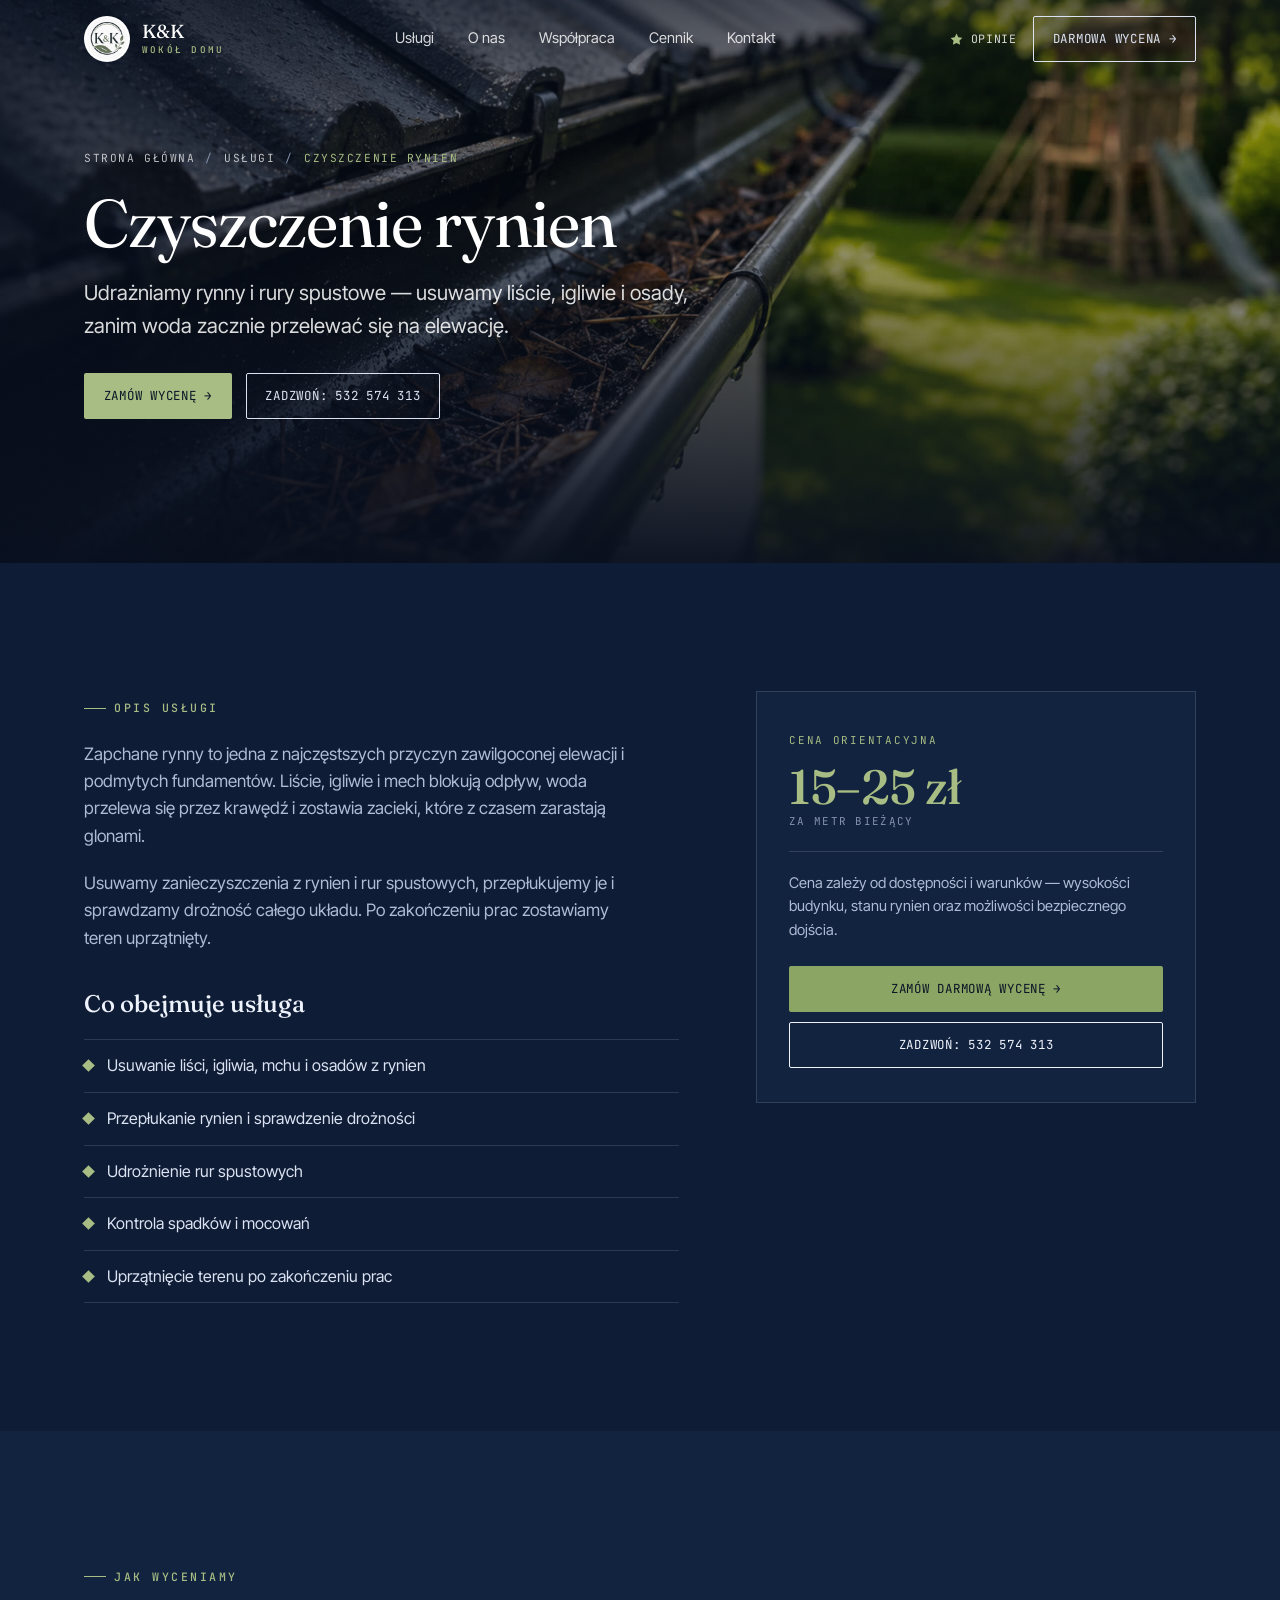
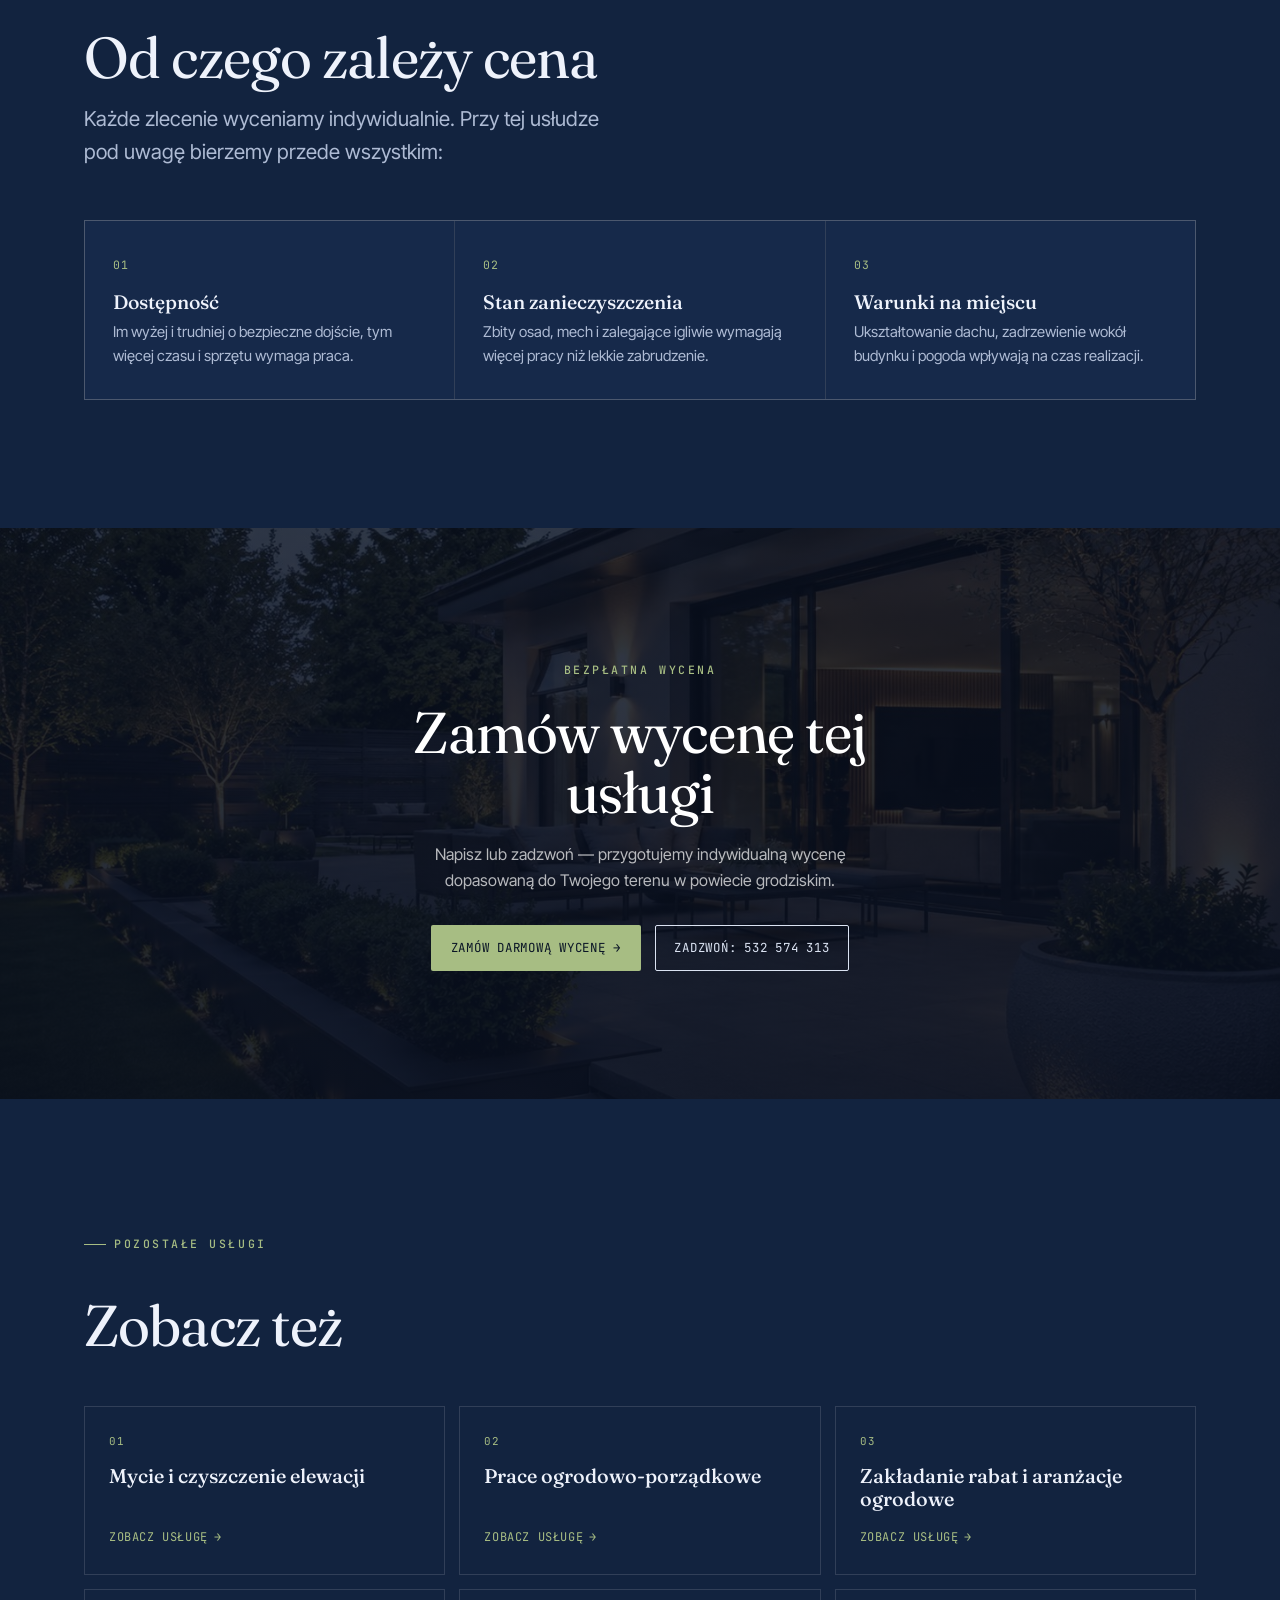
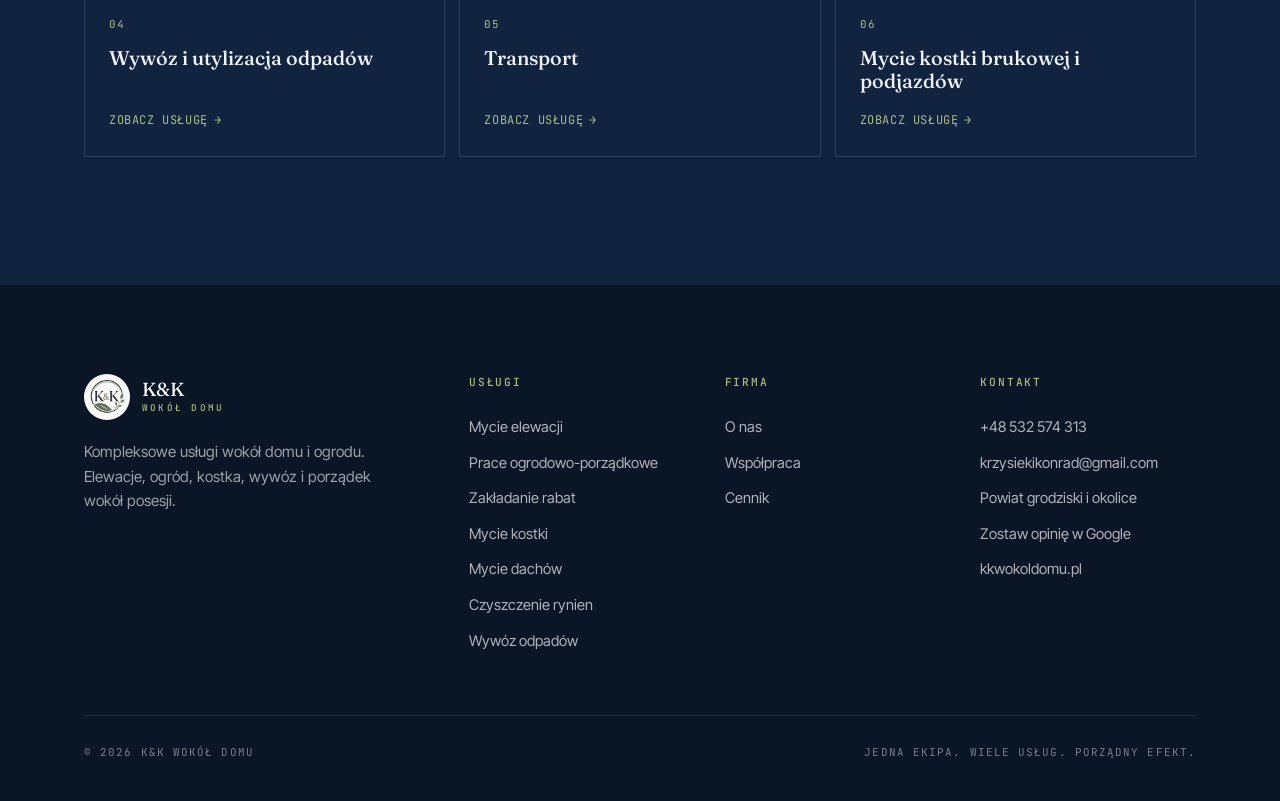
<file: uslugi/czyszczenie-rynien.html>
<!DOCTYPE html>
<html lang="pl">
<head>
<meta charset="UTF-8">
<meta name="viewport" content="width=device-width, initial-scale=1.0">
<!-- Google tag (gtag.js) -->
<script async src="https://www.googletagmanager.com/gtag/js?id=AW-18379504122"></script>
<script>
  window.dataLayer = window.dataLayer || [];
  function gtag(){dataLayer.push(arguments);}
  gtag('js', new Date());
  gtag('config', 'AW-18379504122');
</script>

<title>Czyszczenie rynien — K&amp;K Wokół Domu</title>
<meta name="description" content="Czyszczenie rynien i rur spustowych — usuwanie liści, igliwia, mchu i osadów. Powiat grodziski. Cena 15–25 zł za metr bieżący.">
<link rel="canonical" href="https://kkwokoldomu.pl/uslugi/czyszczenie-rynien.html">
<meta property="og:title" content="Czyszczenie rynien — K&amp;K Wokół Domu">
<meta property="og:description" content="Czyszczenie rynien i rur spustowych — usuwanie liści, igliwia, mchu i osadów. Powiat grodziski. Cena 15–25 zł za metr bieżący.">
<meta property="og:image" content="https://kkwokoldomu.pl/assets/rynny.jpg">
<link rel="icon" href="../favicon.ico" sizes="any">
<link rel="icon" type="image/png" sizes="48x48" href="../assets/favicon-48.png">
<link rel="icon" type="image/png" sizes="96x96" href="../assets/favicon-96.png">
<link rel="icon" type="image/png" sizes="192x192" href="../assets/favicon-192.png">
<link rel="apple-touch-icon" sizes="180x180" href="../assets/apple-touch-icon.png">
<link rel="preconnect" href="https://fonts.googleapis.com">
<link rel="preconnect" href="https://fonts.gstatic.com" crossorigin>
<link href="https://fonts.googleapis.com/css2?family=Fraunces:ital,opsz,wght@0,9..144,400;0,9..144,500;0,9..144,600;1,9..144,400&family=Inter+Tight:wght@400;500;600&family=JetBrains+Mono:wght@400;500&display=swap" rel="stylesheet">
<link rel="stylesheet" href="../assets/styles.css">
</head>
<body>

<header class="site-header" id="header">
  <div class="header-inner">
    <a class="brand" href="../index.html" aria-label="K&amp;K Wokół Domu — strona główna">
      <img src="../assets/logo.png" alt="Logo K&amp;K Wokół Domu">
      <span class="brand-name">K&amp;K<small>Wokół Domu</small></span>
    </a>
    <nav class="nav" aria-label="Główna nawigacja">
      <a href="../index.html#uslugi">Usługi</a>
      <a href="../index.html#o-nas">O nas</a>
      <a href="../index.html#wspolpraca">Współpraca</a>
      <a href="../index.html#cennik">Cennik</a>
      <a href="../index.html#kontakt">Kontakt</a>
    </nav>
    <div class="header-actions">
      <a href="https://g.page/r/CXwYnqzqLuv0EBM/review" target="_blank" rel="noopener" class="header-review" title="Zostaw opinię w Google"><svg class="star" viewBox="0 0 24 24" width="15" height="15" fill="currentColor" aria-hidden="true"><path d="M12 2.5l2.9 5.88 6.49.95-4.7 4.58 1.11 6.46L12 17.42l-5.8 3.05 1.1-6.46-4.69-4.58 6.49-.95L12 2.5z"/></svg><span>Opinie</span></a>
      <a href="../index.html#kontakt" class="btn btn-outline on-dark header-cta">Darmowa wycena <span class="arw">&rarr;</span></a>
    </div>
    <button class="burger" id="burger" aria-label="Otwórz menu" aria-expanded="false"><span></span><span></span><span></span></button>
  </div>
</header>

<div class="mobile-nav" id="mobileNav">
  <a href="../index.html#uslugi">Usługi</a>
  <a href="../index.html#o-nas">O nas</a>
  <a href="../index.html#wspolpraca">Współpraca</a>
  <a href="../index.html#cennik">Cennik</a>
  <a href="../index.html#kontakt">Kontakt</a>
  <a href="https://g.page/r/CXwYnqzqLuv0EBM/review" target="_blank" rel="noopener">Zostaw opinię w Google</a>
  <a href="../index.html#kontakt" class="btn btn-primary">Zamów darmową wycenę <span class="arw">&rarr;</span></a>
</div>

<section class="subhero">
  <div class="hero-media"><img src="../assets/rynny.jpg" alt="Czyszczenie rynien — K&amp;K Wokół Domu" fetchpriority="high"></div>
  <div class="hero-inner">
    <div class="breadcrumb">
      <a href="../index.html">Strona główna</a><span class="sep">/</span>
      <a href="../index.html#uslugi">Usługi</a><span class="sep">/</span>
      <span class="cur">Czyszczenie rynien</span>
    </div>
    <h1 class="display">Czyszczenie rynien</h1>
    <p class="lead">Udrażniamy rynny i rury spustowe — usuwamy liście, igliwie i osady, zanim woda zacznie przelewać się na elewację.</p>
    <div class="hero-cta">
      <a href="../index.html#kontakt" class="btn btn-primary">Zamów wycenę <span class="arw">&rarr;</span></a>
      <a href="tel:+48532574313" class="btn btn-outline on-dark">Zadzwoń: 532 574 313</a>
    </div>
  </div>
</section>

<section class="band-cream pad">
  <div class="wrap">
    <div class="svc-detail">
      <div class="detail-body reveal">
        <span class="eyebrow">Opis usługi</span>
        <div style="margin-top:22px;">
          <p>Zapchane rynny to jedna z najczęstszych przyczyn zawilgoconej elewacji i podmytych fundamentów. Liście, igliwie i mech blokują odpływ, woda przelewa się przez krawędź i zostawia zacieki, które z czasem zarastają glonami.</p>
          <p>Usuwamy zanieczyszczenia z rynien i rur spustowych, przepłukujemy je i sprawdzamy drożność całego układu. Po zakończeniu prac zostawiamy teren uprzątnięty.</p>
        </div>
        <h3>Co obejmuje usługa</h3>
        <ul class="checklist">
            <li>Usuwanie liści, igliwia, mchu i osadów z rynien</li>
            <li>Przepłukanie rynien i sprawdzenie drożności</li>
            <li>Udrożnienie rur spustowych</li>
            <li>Kontrola spadków i mocowań</li>
            <li>Uprzątnięcie terenu po zakończeniu prac</li>
        </ul>
      </div>
      <aside class="price-card reveal">
        <span class="k">Cena orientacyjna</span>
        <div class="amount">15–25 zł</div>
        <div class="unit">za metr bieżący</div>
        <p class="pc-note">Cena zależy od dostępności i warunków — wysokości budynku, stanu rynien oraz możliwości bezpiecznego dojścia.</p>
        <a href="../index.html#kontakt" class="btn btn-primary">Zamów darmową wycenę <span class="arw">&rarr;</span></a>
        <a href="tel:+48532574313" class="btn btn-outline">Zadzwoń: 532 574 313</a>
      </aside>
    </div>
  </div>
</section>

<section class="band-cream-2 pad">
  <div class="wrap">
    <div class="sec-head reveal">
      <span class="eyebrow">Jak wyceniamy</span>
      <h2 class="display" style="margin-top:20px;">Od czego zależy cena</h2>
      <p class="lead" style="margin-top:16px;">Każde zlecenie wyceniamy indywidualnie. Przy tej usłudze pod uwagę bierzemy przede wszystkim:</p>
    </div>
    <div class="factors reveal">
      <div class="factor"><span class="n">01</span><h4>Dostępność</h4><p>Im wyżej i trudniej o bezpieczne dojście, tym więcej czasu i sprzętu wymaga praca.</p></div>
      <div class="factor"><span class="n">02</span><h4>Stan zanieczyszczenia</h4><p>Zbity osad, mech i zalegające igliwie wymagają więcej pracy niż lekkie zabrudzenie.</p></div>
      <div class="factor"><span class="n">03</span><h4>Warunki na miejscu</h4><p>Ukształtowanie dachu, zadrzewienie wokół budynku i pogoda wpływają na czas realizacji.</p></div>
    </div>
  </div>
</section>

<section class="band-dark pad closing">
  <div class="closing-media"><img src="../assets/taras.jpg" alt="" loading="lazy"></div>
  <div class="wrap reveal">
    <span class="eyebrow on-dark">Bezpłatna wycena</span>
    <h2 class="display">Zamów wycenę tej usługi</h2>
    <p>Napisz lub zadzwoń — przygotujemy indywidualną wycenę dopasowaną do Twojego terenu w powiecie grodziskim.</p>
    <div class="hero-cta">
      <a href="../index.html#kontakt" class="btn btn-primary">Zamów darmową wycenę <span class="arw">&rarr;</span></a>
      <a href="tel:+48532574313" class="btn btn-outline on-dark">Zadzwoń: 532 574 313</a>
    </div>
  </div>
</section>

<section class="band-cream-2 pad">
  <div class="wrap">
    <div class="sec-head reveal">
      <span class="eyebrow">Pozostałe usługi</span>
      <h2 class="display" style="margin-top:20px;">Zobacz też</h2>
    </div>
    <div class="more-svc reveal">
      <a class="more-card" href="mycie-elewacji.html"><span class="n">01</span><h4>Mycie i czyszczenie elewacji</h4><span class="link-arrow">Zobacz usług&#281; <span class="arw">&rarr;</span></span></a>
      <a class="more-card" href="prace-ogrodowe.html"><span class="n">02</span><h4>Prace ogrodowo-porządkowe</h4><span class="link-arrow">Zobacz usług&#281; <span class="arw">&rarr;</span></span></a>
      <a class="more-card" href="zakladanie-rabat.html"><span class="n">03</span><h4>Zakładanie rabat i aranżacje ogrodowe</h4><span class="link-arrow">Zobacz usług&#281; <span class="arw">&rarr;</span></span></a>
      <a class="more-card" href="wywoz-odpadow.html"><span class="n">04</span><h4>Wywóz i utylizacja odpadów</h4><span class="link-arrow">Zobacz usług&#281; <span class="arw">&rarr;</span></span></a>
      <a class="more-card" href="transport.html"><span class="n">05</span><h4>Transport</h4><span class="link-arrow">Zobacz usług&#281; <span class="arw">&rarr;</span></span></a>
      <a class="more-card" href="mycie-kostki.html"><span class="n">06</span><h4>Mycie kostki brukowej i podjazdów</h4><span class="link-arrow">Zobacz usług&#281; <span class="arw">&rarr;</span></span></a>
    </div>
  </div>
</section>

<footer class="footer">
  <div class="wrap">
    <div class="footer-top">
      <div class="footer-brand">
        <a class="brand" href="../index.html">
          <img src="../assets/logo.png" alt="Logo K&amp;K Wokół Domu" style="width:46px;height:46px;border-radius:50%;background:#fff;padding:2px;">
          <span class="brand-name">K&amp;K<small>Wokół Domu</small></span>
        </a>
        <p>Kompleksowe usługi wokół domu i ogrodu. Elewacje, ogród, kostka, wywóz i porządek wokół posesji.</p>
      </div>
      <div class="footer-col">
        <h5>Usługi</h5>
        <a href="mycie-elewacji.html">Mycie elewacji</a>
        <a href="prace-ogrodowe.html">Prace ogrodowo-porządkowe</a>
        <a href="zakladanie-rabat.html">Zakładanie rabat</a>
        <a href="mycie-kostki.html">Mycie kostki</a>
        <a href="mycie-dachow.html">Mycie dachów</a>
        <a href="czyszczenie-rynien.html">Czyszczenie rynien</a>
        <a href="wywoz-odpadow.html">Wywóz odpadów</a>
      </div>
      <div class="footer-col">
        <h5>Firma</h5>
        <a href="../index.html#o-nas">O nas</a>
        <a href="../index.html#wspolpraca">Współpraca</a>
        <a href="../index.html#cennik">Cennik</a>
      </div>
      <div class="footer-col">
        <h5>Kontakt</h5>
        <a href="tel:+48532574313">+48 532 574 313</a>
        <a href="mailto:krzysiekikonrad@gmail.com">krzysiekikonrad@gmail.com</a>
        <span>Powiat grodziski i okolice</span>
        <a href="https://g.page/r/CXwYnqzqLuv0EBM/review" target="_blank" rel="noopener">Zostaw opinię w Google</a>
        <span>kkwokoldomu.pl</span>
      </div>
    </div>
    <div class="footer-bottom">
      <span>© 2026 K&amp;K Wokół Domu</span>
      <span>Jedna ekipa. Wiele usług. Porządny efekt.</span>
    </div>
  </div>
</footer>

<script src="../assets/main.js" defer></script>
</body>
</html>
</file>
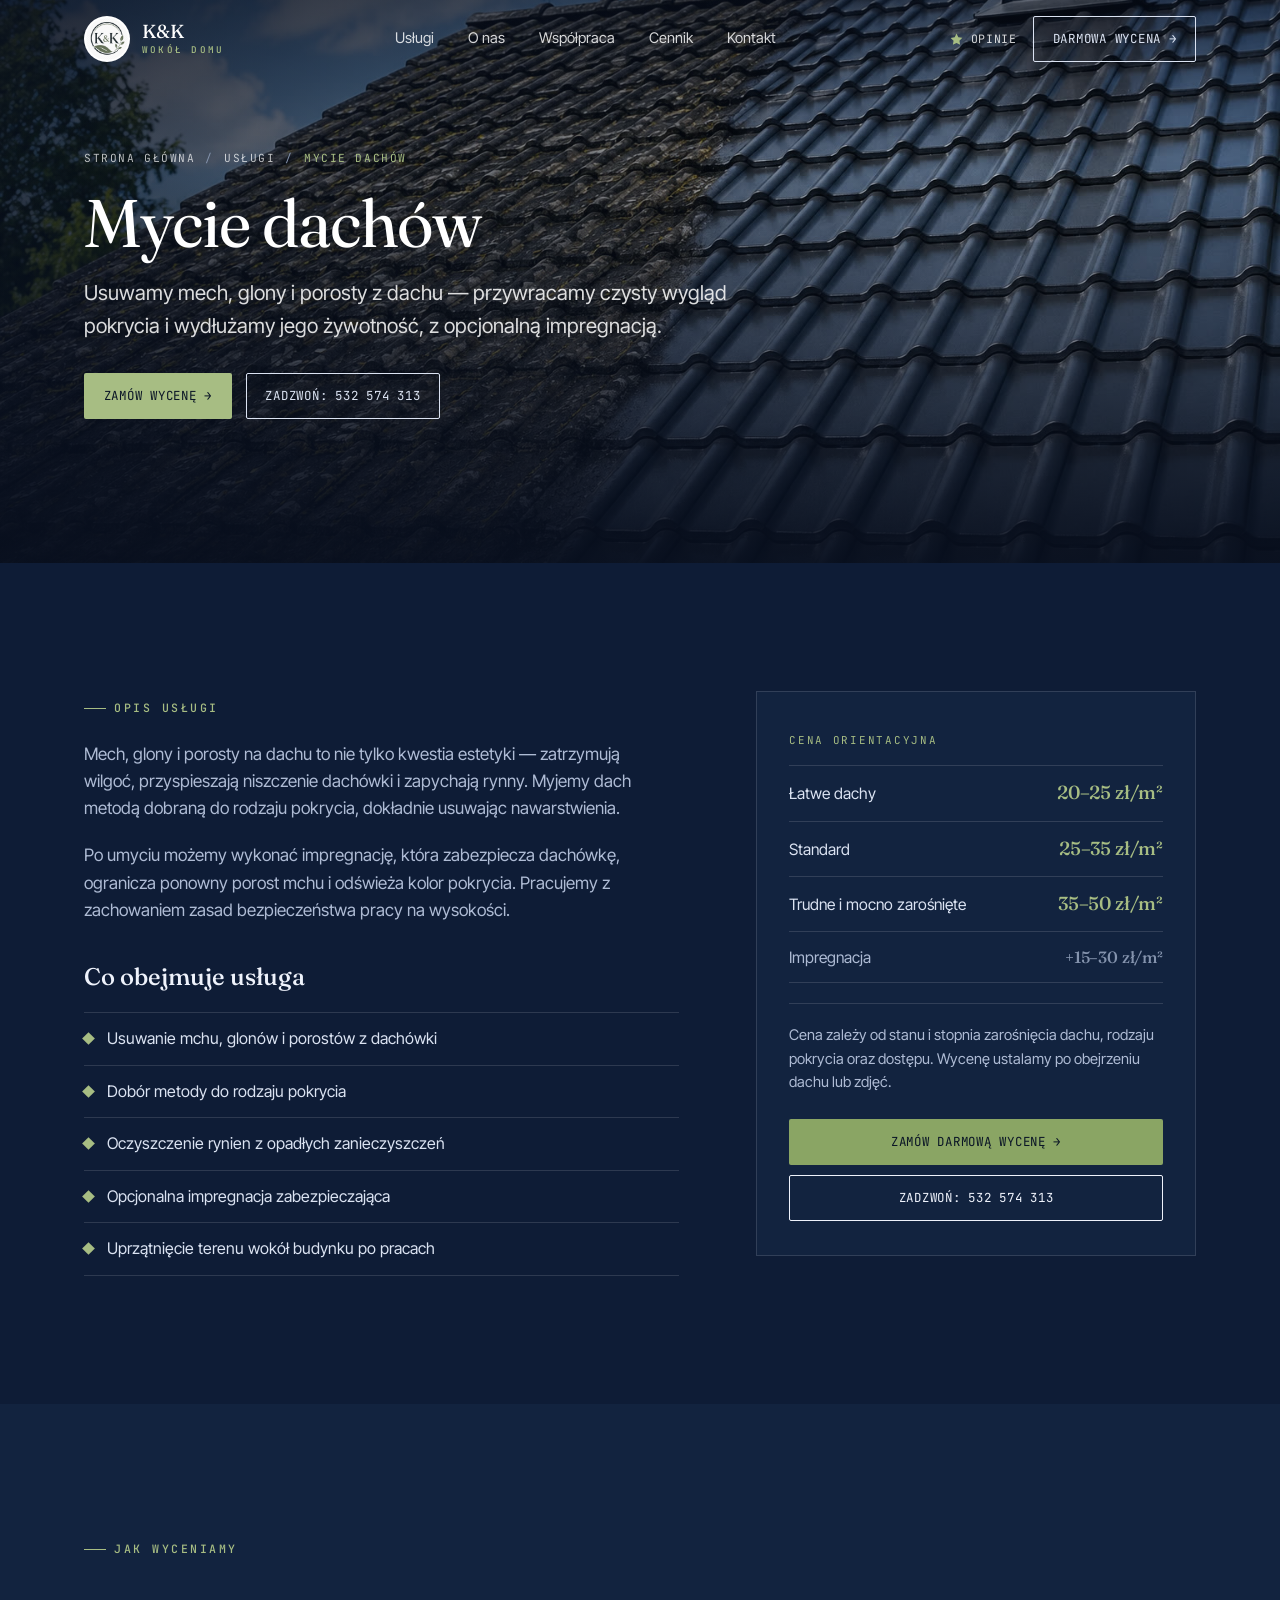
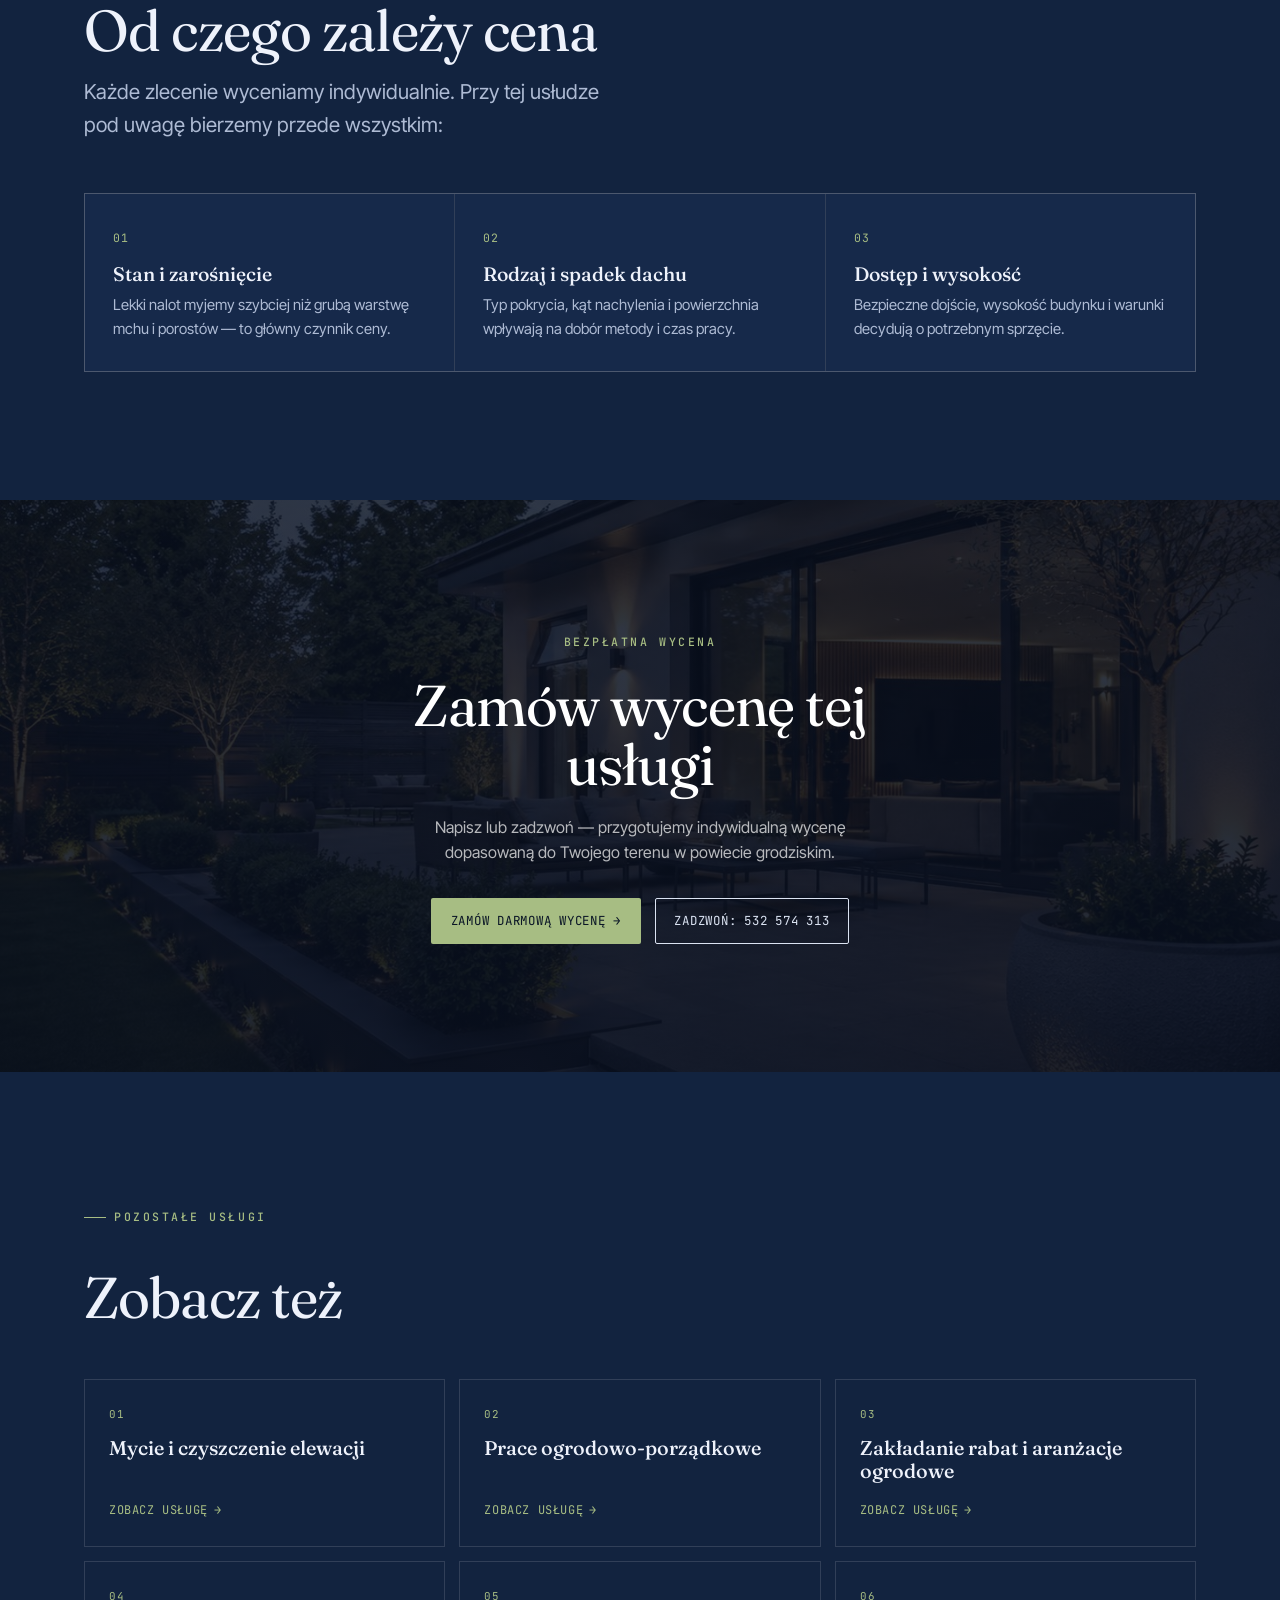
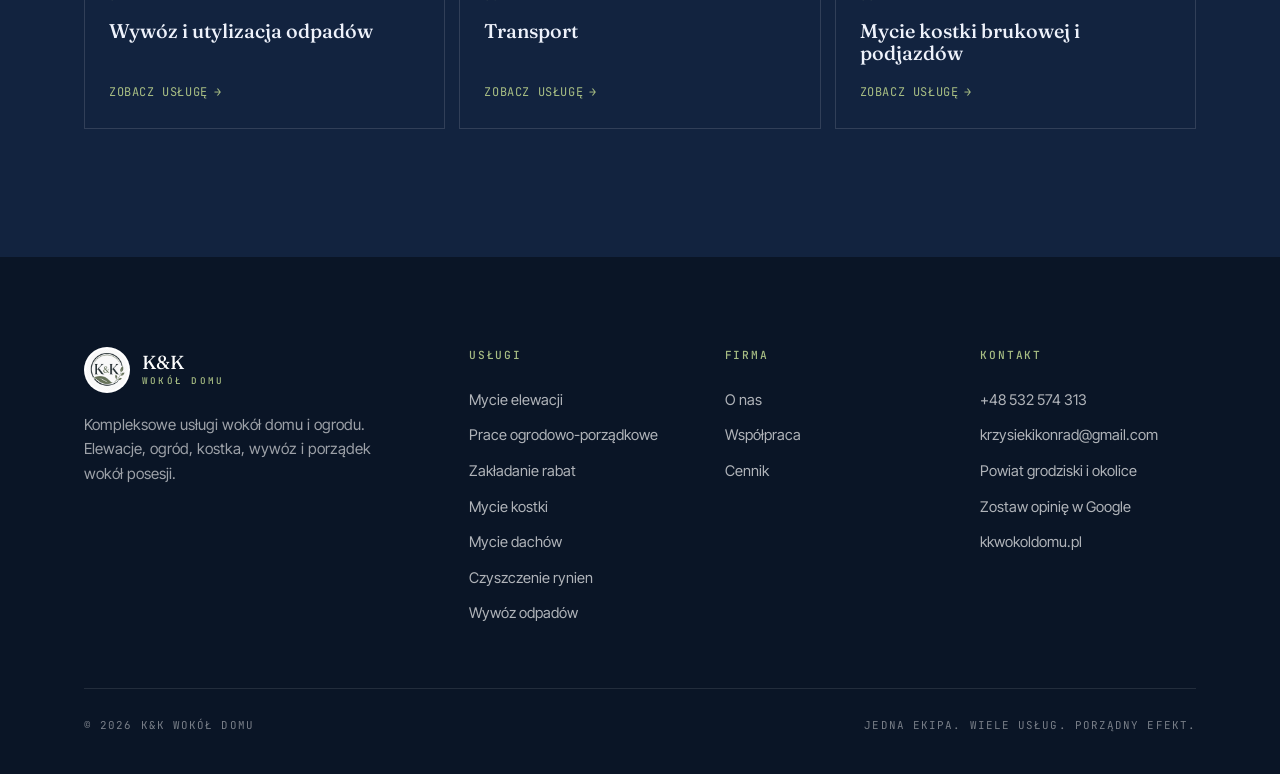
<file: uslugi/mycie-dachow.html>
<!DOCTYPE html>
<html lang="pl">
<head>
<meta charset="UTF-8">
<meta name="viewport" content="width=device-width, initial-scale=1.0">
<!-- Google tag (gtag.js) -->
<script async src="https://www.googletagmanager.com/gtag/js?id=AW-18379504122"></script>
<script>
  window.dataLayer = window.dataLayer || [];
  function gtag(){dataLayer.push(arguments);}
  gtag('js', new Date());
  gtag('config', 'AW-18379504122');
</script>

<title>Mycie dachów — K&amp;K Wokół Domu</title>
<meta name="description" content="Mycie dachów — usuwanie mchu, glonów i porostów z dachówki, z opcjonalną impregnacją. Powiat grodziski. Cena od 20 zł/m².">
<link rel="canonical" href="https://kkwokoldomu.pl/uslugi/mycie-dachow.html">
<meta property="og:title" content="Mycie dachów — K&amp;K Wokół Domu">
<meta property="og:description" content="Mycie dachów — usuwanie mchu, glonów i porostów z dachówki, z opcjonalną impregnacją. Powiat grodziski. Cena od 20 zł/m².">
<meta property="og:image" content="https://kkwokoldomu.pl/assets/dach.jpg">
<link rel="icon" href="../favicon.ico" sizes="any">
<link rel="icon" type="image/png" sizes="48x48" href="../assets/favicon-48.png">
<link rel="icon" type="image/png" sizes="96x96" href="../assets/favicon-96.png">
<link rel="icon" type="image/png" sizes="192x192" href="../assets/favicon-192.png">
<link rel="apple-touch-icon" sizes="180x180" href="../assets/apple-touch-icon.png">
<link rel="preconnect" href="https://fonts.googleapis.com">
<link rel="preconnect" href="https://fonts.gstatic.com" crossorigin>
<link href="https://fonts.googleapis.com/css2?family=Fraunces:ital,opsz,wght@0,9..144,400;0,9..144,500;0,9..144,600;1,9..144,400&family=Inter+Tight:wght@400;500;600&family=JetBrains+Mono:wght@400;500&display=swap" rel="stylesheet">
<link rel="stylesheet" href="../assets/styles.css">
</head>
<body>

<header class="site-header" id="header">
  <div class="header-inner">
    <a class="brand" href="../index.html" aria-label="K&amp;K Wokół Domu — strona główna">
      <img src="../assets/logo.png" alt="Logo K&amp;K Wokół Domu">
      <span class="brand-name">K&amp;K<small>Wokół Domu</small></span>
    </a>
    <nav class="nav" aria-label="Główna nawigacja">
      <a href="../index.html#uslugi">Usługi</a>
      <a href="../index.html#o-nas">O nas</a>
      <a href="../index.html#wspolpraca">Współpraca</a>
      <a href="../index.html#cennik">Cennik</a>
      <a href="../index.html#kontakt">Kontakt</a>
    </nav>
    <div class="header-actions">
      <a href="https://g.page/r/CXwYnqzqLuv0EBM/review" target="_blank" rel="noopener" class="header-review" title="Zostaw opinię w Google"><svg class="star" viewBox="0 0 24 24" width="15" height="15" fill="currentColor" aria-hidden="true"><path d="M12 2.5l2.9 5.88 6.49.95-4.7 4.58 1.11 6.46L12 17.42l-5.8 3.05 1.1-6.46-4.69-4.58 6.49-.95L12 2.5z"/></svg><span>Opinie</span></a>
      <a href="../index.html#kontakt" class="btn btn-outline on-dark header-cta">Darmowa wycena <span class="arw">&rarr;</span></a>
    </div>
    <button class="burger" id="burger" aria-label="Otwórz menu" aria-expanded="false"><span></span><span></span><span></span></button>
  </div>
</header>

<div class="mobile-nav" id="mobileNav">
  <a href="../index.html#uslugi">Usługi</a>
  <a href="../index.html#o-nas">O nas</a>
  <a href="../index.html#wspolpraca">Współpraca</a>
  <a href="../index.html#cennik">Cennik</a>
  <a href="../index.html#kontakt">Kontakt</a>
  <a href="https://g.page/r/CXwYnqzqLuv0EBM/review" target="_blank" rel="noopener">Zostaw opinię w Google</a>
  <a href="../index.html#kontakt" class="btn btn-primary">Zamów darmową wycenę <span class="arw">&rarr;</span></a>
</div>

<section class="subhero">
  <div class="hero-media"><img src="../assets/dach.jpg" alt="Mycie dachów — K&amp;K Wokół Domu" fetchpriority="high"></div>
  <div class="hero-inner">
    <div class="breadcrumb">
      <a href="../index.html">Strona główna</a><span class="sep">/</span>
      <a href="../index.html#uslugi">Usługi</a><span class="sep">/</span>
      <span class="cur">Mycie dachów</span>
    </div>
    <h1 class="display">Mycie dachów</h1>
    <p class="lead">Usuwamy mech, glony i porosty z dachu — przywracamy czysty wygląd pokrycia i wydłużamy jego żywotność, z opcjonalną impregnacją.</p>
    <div class="hero-cta">
      <a href="../index.html#kontakt" class="btn btn-primary">Zamów wycenę <span class="arw">&rarr;</span></a>
      <a href="tel:+48532574313" class="btn btn-outline on-dark">Zadzwoń: 532 574 313</a>
    </div>
  </div>
</section>

<section class="band-cream pad">
  <div class="wrap">
    <div class="svc-detail">
      <div class="detail-body reveal">
        <span class="eyebrow">Opis usługi</span>
        <div style="margin-top:22px;">
          <p>Mech, glony i porosty na dachu to nie tylko kwestia estetyki — zatrzymują wilgoć, przyspieszają niszczenie dachówki i zapychają rynny. Myjemy dach metodą dobraną do rodzaju pokrycia, dokładnie usuwając nawarstwienia.</p>
          <p>Po umyciu możemy wykonać impregnację, która zabezpiecza dachówkę, ogranicza ponowny porost mchu i odświeża kolor pokrycia. Pracujemy z zachowaniem zasad bezpieczeństwa pracy na wysokości.</p>
        </div>
        <h3>Co obejmuje usługa</h3>
        <ul class="checklist">
            <li>Usuwanie mchu, glonów i porostów z dachówki</li>
            <li>Dobór metody do rodzaju pokrycia</li>
            <li>Oczyszczenie rynien z opadłych zanieczyszczeń</li>
            <li>Opcjonalna impregnacja zabezpieczająca</li>
            <li>Uprzątnięcie terenu wokół budynku po pracach</li>
        </ul>
      </div>
      <aside class="price-card reveal">
        <span class="k">Cena orientacyjna</span>
        <ul class="price-tiers">
          <li><span class="lbl">Łatwe dachy</span><span class="val">20–25 zł/m²</span></li>
          <li><span class="lbl">Standard</span><span class="val">25–35 zł/m²</span></li>
          <li><span class="lbl">Trudne i mocno zarośnięte</span><span class="val">35–50 zł/m²</span></li>
          <li class="extra"><span class="lbl">Impregnacja</span><span class="val">+15–30 zł/m²</span></li>
        </ul>
        <p class="pc-note">Cena zależy od stanu i stopnia zarośnięcia dachu, rodzaju pokrycia oraz dostępu. Wycenę ustalamy po obejrzeniu dachu lub zdjęć.</p>
        <a href="../index.html#kontakt" class="btn btn-primary">Zamów darmową wycenę <span class="arw">&rarr;</span></a>
        <a href="tel:+48532574313" class="btn btn-outline">Zadzwoń: 532 574 313</a>
      </aside>
    </div>
  </div>
</section>

<section class="band-cream-2 pad">
  <div class="wrap">
    <div class="sec-head reveal">
      <span class="eyebrow">Jak wyceniamy</span>
      <h2 class="display" style="margin-top:20px;">Od czego zależy cena</h2>
      <p class="lead" style="margin-top:16px;">Każde zlecenie wyceniamy indywidualnie. Przy tej usłudze pod uwagę bierzemy przede wszystkim:</p>
    </div>
    <div class="factors reveal">
      <div class="factor"><span class="n">01</span><h4>Stan i zarośnięcie</h4><p>Lekki nalot myjemy szybciej niż grubą warstwę mchu i porostów — to główny czynnik ceny.</p></div>
      <div class="factor"><span class="n">02</span><h4>Rodzaj i spadek dachu</h4><p>Typ pokrycia, kąt nachylenia i powierzchnia wpływają na dobór metody i czas pracy.</p></div>
      <div class="factor"><span class="n">03</span><h4>Dostęp i wysokość</h4><p>Bezpieczne dojście, wysokość budynku i warunki decydują o potrzebnym sprzęcie.</p></div>
    </div>
  </div>
</section>

<section class="band-dark pad closing">
  <div class="closing-media"><img src="../assets/taras.jpg" alt="" loading="lazy"></div>
  <div class="wrap reveal">
    <span class="eyebrow on-dark">Bezpłatna wycena</span>
    <h2 class="display">Zamów wycenę tej usługi</h2>
    <p>Napisz lub zadzwoń — przygotujemy indywidualną wycenę dopasowaną do Twojego terenu w powiecie grodziskim.</p>
    <div class="hero-cta">
      <a href="../index.html#kontakt" class="btn btn-primary">Zamów darmową wycenę <span class="arw">&rarr;</span></a>
      <a href="tel:+48532574313" class="btn btn-outline on-dark">Zadzwoń: 532 574 313</a>
    </div>
  </div>
</section>

<section class="band-cream-2 pad">
  <div class="wrap">
    <div class="sec-head reveal">
      <span class="eyebrow">Pozostałe usługi</span>
      <h2 class="display" style="margin-top:20px;">Zobacz też</h2>
    </div>
    <div class="more-svc reveal">
      <a class="more-card" href="mycie-elewacji.html"><span class="n">01</span><h4>Mycie i czyszczenie elewacji</h4><span class="link-arrow">Zobacz usług&#281; <span class="arw">&rarr;</span></span></a>
      <a class="more-card" href="prace-ogrodowe.html"><span class="n">02</span><h4>Prace ogrodowo-porządkowe</h4><span class="link-arrow">Zobacz usług&#281; <span class="arw">&rarr;</span></span></a>
      <a class="more-card" href="zakladanie-rabat.html"><span class="n">03</span><h4>Zakładanie rabat i aranżacje ogrodowe</h4><span class="link-arrow">Zobacz usług&#281; <span class="arw">&rarr;</span></span></a>
      <a class="more-card" href="wywoz-odpadow.html"><span class="n">04</span><h4>Wywóz i utylizacja odpadów</h4><span class="link-arrow">Zobacz usług&#281; <span class="arw">&rarr;</span></span></a>
      <a class="more-card" href="transport.html"><span class="n">05</span><h4>Transport</h4><span class="link-arrow">Zobacz usług&#281; <span class="arw">&rarr;</span></span></a>
      <a class="more-card" href="mycie-kostki.html"><span class="n">06</span><h4>Mycie kostki brukowej i podjazdów</h4><span class="link-arrow">Zobacz usług&#281; <span class="arw">&rarr;</span></span></a>
    </div>
  </div>
</section>

<footer class="footer">
  <div class="wrap">
    <div class="footer-top">
      <div class="footer-brand">
        <a class="brand" href="../index.html">
          <img src="../assets/logo.png" alt="Logo K&amp;K Wokół Domu" style="width:46px;height:46px;border-radius:50%;background:#fff;padding:2px;">
          <span class="brand-name">K&amp;K<small>Wokół Domu</small></span>
        </a>
        <p>Kompleksowe usługi wokół domu i ogrodu. Elewacje, ogród, kostka, wywóz i porządek wokół posesji.</p>
      </div>
      <div class="footer-col">
        <h5>Usługi</h5>
        <a href="mycie-elewacji.html">Mycie elewacji</a>
        <a href="prace-ogrodowe.html">Prace ogrodowo-porządkowe</a>
        <a href="zakladanie-rabat.html">Zakładanie rabat</a>
        <a href="mycie-kostki.html">Mycie kostki</a>
        <a href="mycie-dachow.html">Mycie dachów</a>
        <a href="czyszczenie-rynien.html">Czyszczenie rynien</a>
        <a href="wywoz-odpadow.html">Wywóz odpadów</a>
      </div>
      <div class="footer-col">
        <h5>Firma</h5>
        <a href="../index.html#o-nas">O nas</a>
        <a href="../index.html#wspolpraca">Współpraca</a>
        <a href="../index.html#cennik">Cennik</a>
      </div>
      <div class="footer-col">
        <h5>Kontakt</h5>
        <a href="tel:+48532574313">+48 532 574 313</a>
        <a href="mailto:krzysiekikonrad@gmail.com">krzysiekikonrad@gmail.com</a>
        <span>Powiat grodziski i okolice</span>
        <a href="https://g.page/r/CXwYnqzqLuv0EBM/review" target="_blank" rel="noopener">Zostaw opinię w Google</a>
        <span>kkwokoldomu.pl</span>
      </div>
    </div>
    <div class="footer-bottom">
      <span>© 2026 K&amp;K Wokół Domu</span>
      <span>Jedna ekipa. Wiele usług. Porządny efekt.</span>
    </div>
  </div>
</footer>

<script src="../assets/main.js" defer></script>
</body>
</html>
</file>
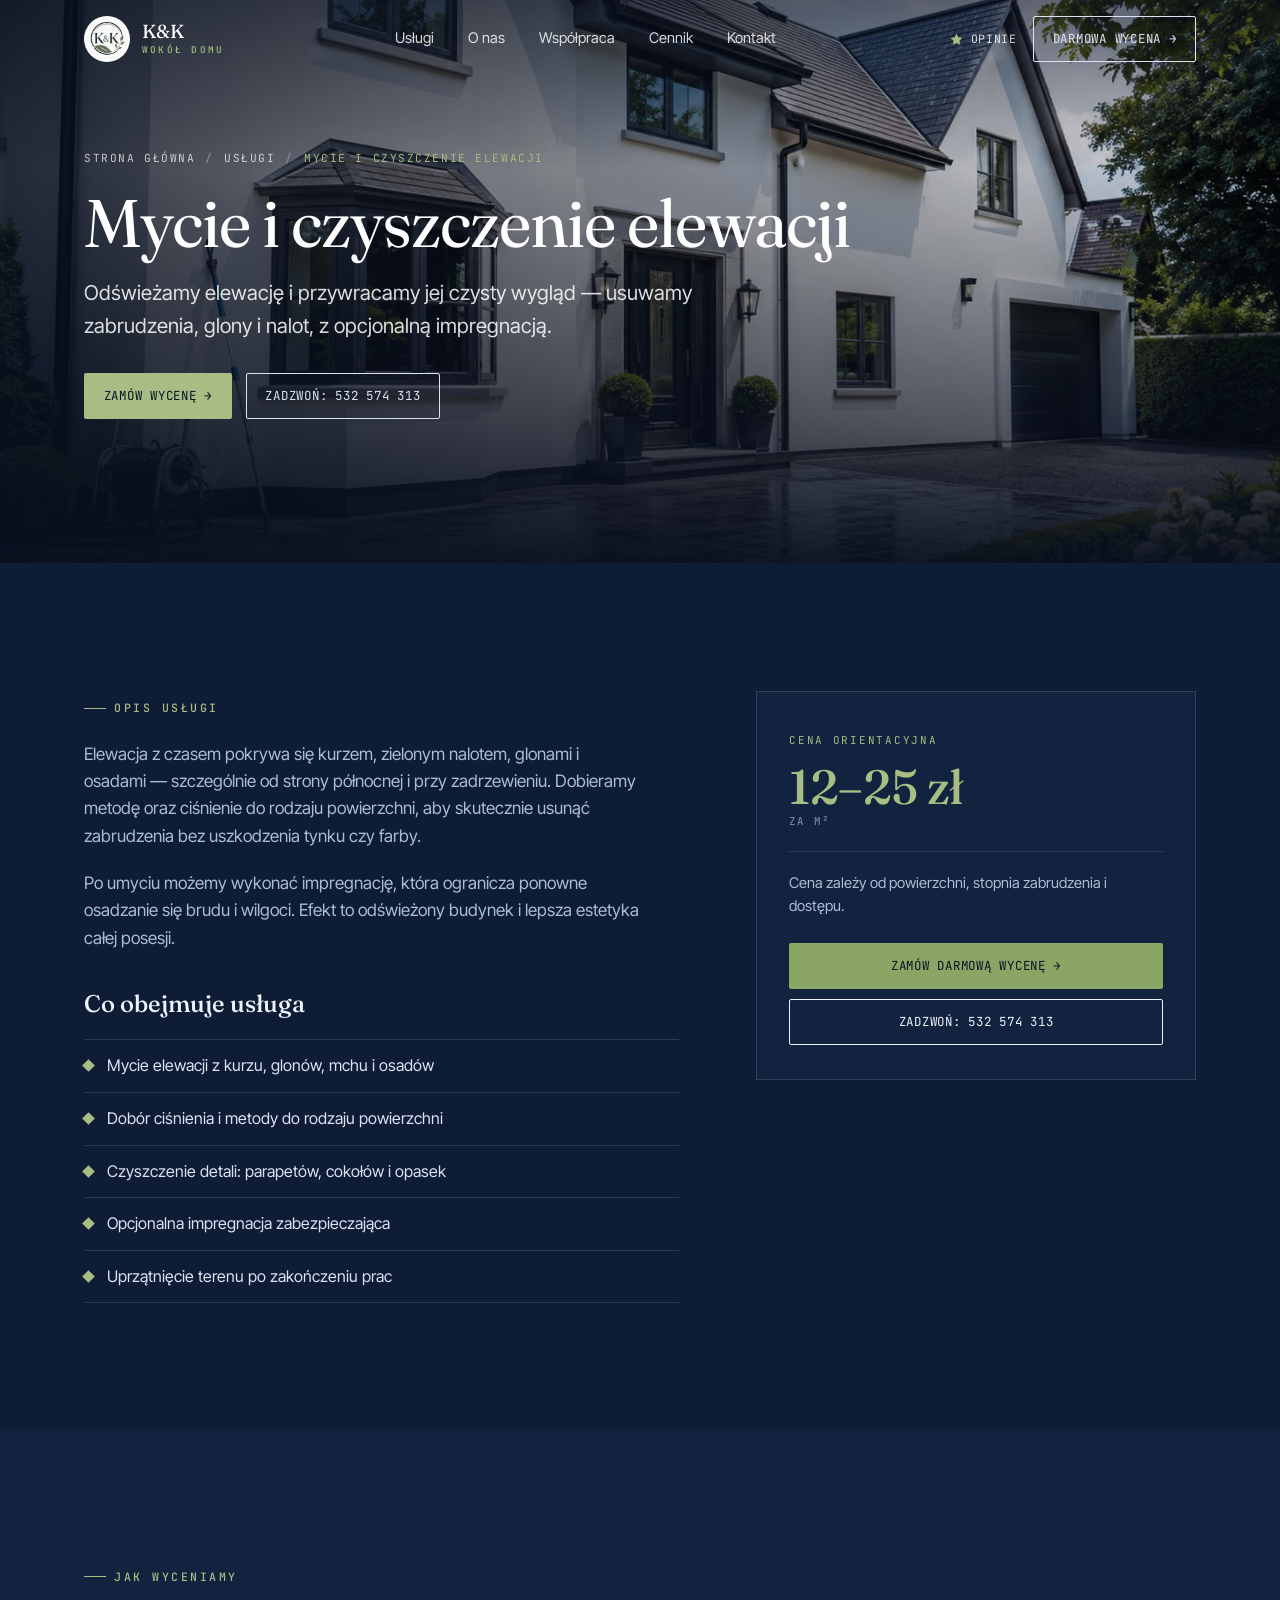
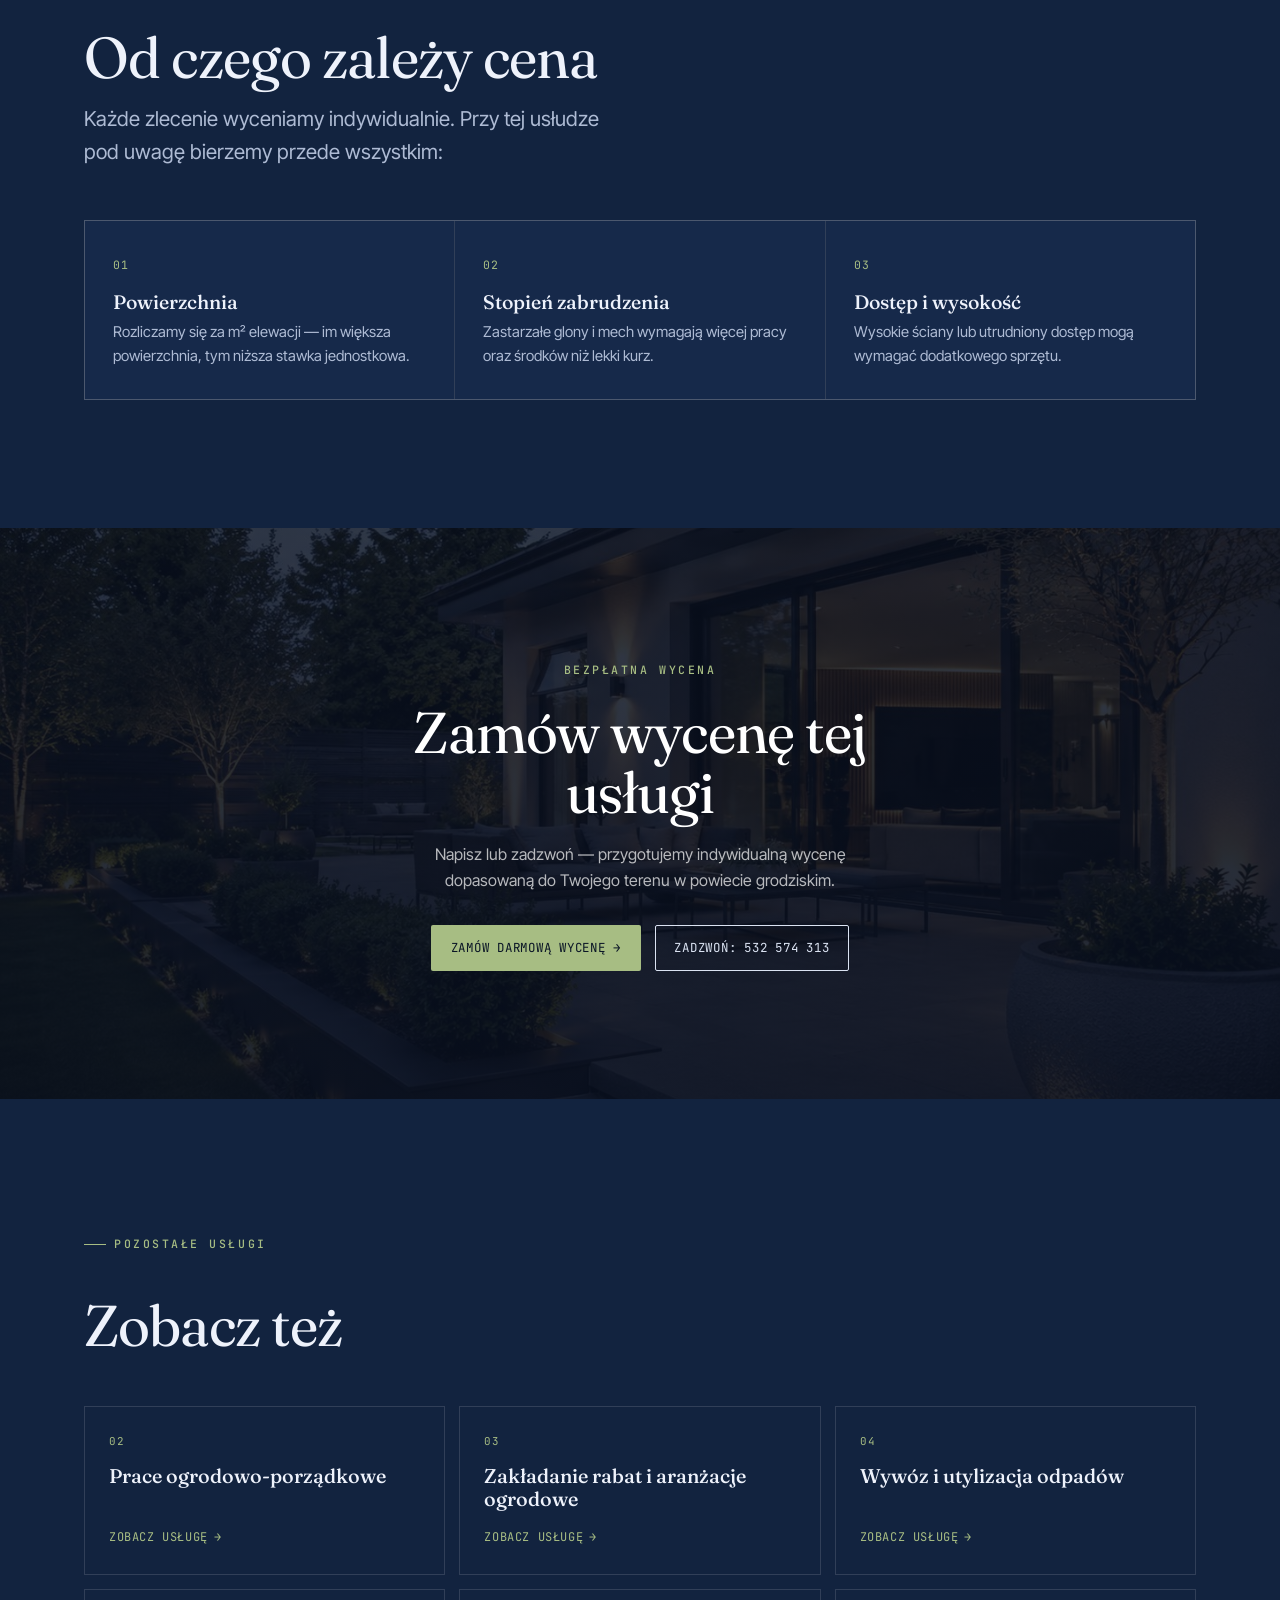
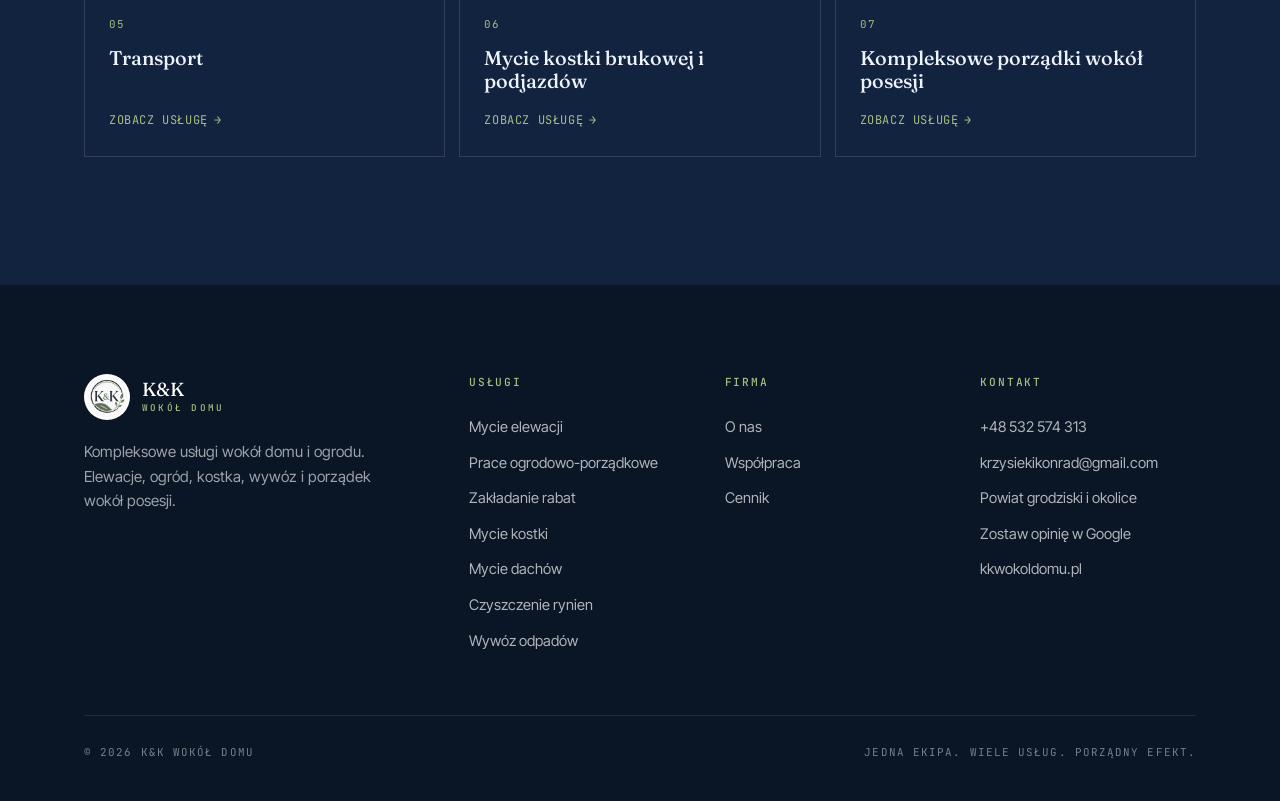
<file: uslugi/mycie-elewacji.html>
<!DOCTYPE html>
<html lang="pl">
<head>
<meta charset="UTF-8">
<meta name="viewport" content="width=device-width, initial-scale=1.0">
<!-- Google tag (gtag.js) -->
<script async src="https://www.googletagmanager.com/gtag/js?id=AW-18379504122"></script>
<script>
  window.dataLayer = window.dataLayer || [];
  function gtag(){dataLayer.push(arguments);}
  gtag('js', new Date());
  gtag('config', 'AW-18379504122');
</script>

<title>Mycie i czyszczenie elewacji — K&amp;K Wokół Domu</title>
<meta name="description" content="Profesjonalne mycie i czyszczenie elewacji z glonów, mchu i osadów, z opcjonalną impregnacją. Powiat grodziski. Cena 12–25 zł/m².">
<link rel="canonical" href="https://kkwokoldomu.pl/uslugi/mycie-elewacji.html">
<meta property="og:title" content="Mycie i czyszczenie elewacji — K&amp;K Wokół Domu">
<meta property="og:description" content="Profesjonalne mycie i czyszczenie elewacji z glonów, mchu i osadów, z opcjonalną impregnacją. Powiat grodziski. Cena 12–25 zł/m².">
<meta property="og:image" content="https://kkwokoldomu.pl/assets/elewacja.jpg">
<link rel="icon" href="../favicon.ico" sizes="any">
<link rel="icon" type="image/png" sizes="48x48" href="../assets/favicon-48.png">
<link rel="icon" type="image/png" sizes="96x96" href="../assets/favicon-96.png">
<link rel="icon" type="image/png" sizes="192x192" href="../assets/favicon-192.png">
<link rel="apple-touch-icon" sizes="180x180" href="../assets/apple-touch-icon.png">
<link rel="preconnect" href="https://fonts.googleapis.com">
<link rel="preconnect" href="https://fonts.gstatic.com" crossorigin>
<link href="https://fonts.googleapis.com/css2?family=Fraunces:ital,opsz,wght@0,9..144,400;0,9..144,500;0,9..144,600;1,9..144,400&family=Inter+Tight:wght@400;500;600&family=JetBrains+Mono:wght@400;500&display=swap" rel="stylesheet">
<link rel="stylesheet" href="../assets/styles.css">
</head>
<body>

<header class="site-header" id="header">
  <div class="header-inner">
    <a class="brand" href="../index.html" aria-label="K&amp;K Wokół Domu — strona główna">
      <img src="../assets/logo.png" alt="Logo K&amp;K Wokół Domu">
      <span class="brand-name">K&amp;K<small>Wokół Domu</small></span>
    </a>
    <nav class="nav" aria-label="Główna nawigacja">
      <a href="../index.html#uslugi">Usługi</a>
      <a href="../index.html#o-nas">O nas</a>
      <a href="../index.html#wspolpraca">Współpraca</a>
      <a href="../index.html#cennik">Cennik</a>
      <a href="../index.html#kontakt">Kontakt</a>
    </nav>
    <div class="header-actions">
      <a href="https://g.page/r/CXwYnqzqLuv0EBM/review" target="_blank" rel="noopener" class="header-review" title="Zostaw opinię w Google"><svg class="star" viewBox="0 0 24 24" width="15" height="15" fill="currentColor" aria-hidden="true"><path d="M12 2.5l2.9 5.88 6.49.95-4.7 4.58 1.11 6.46L12 17.42l-5.8 3.05 1.1-6.46-4.69-4.58 6.49-.95L12 2.5z"/></svg><span>Opinie</span></a>
      <a href="../index.html#kontakt" class="btn btn-outline on-dark header-cta">Darmowa wycena <span class="arw">&rarr;</span></a>
    </div>
    <button class="burger" id="burger" aria-label="Otwórz menu" aria-expanded="false"><span></span><span></span><span></span></button>
  </div>
</header>

<div class="mobile-nav" id="mobileNav">
  <a href="../index.html#uslugi">Usługi</a>
  <a href="../index.html#o-nas">O nas</a>
  <a href="../index.html#wspolpraca">Współpraca</a>
  <a href="../index.html#cennik">Cennik</a>
  <a href="../index.html#kontakt">Kontakt</a>
  <a href="https://g.page/r/CXwYnqzqLuv0EBM/review" target="_blank" rel="noopener">Zostaw opinię w Google</a>
  <a href="../index.html#kontakt" class="btn btn-primary">Zamów darmową wycenę <span class="arw">&rarr;</span></a>
</div>

<section class="subhero">
  <div class="hero-media"><img src="../assets/elewacja.jpg" alt="Mycie i czyszczenie elewacji — K&amp;K Wokół Domu" fetchpriority="high"></div>
  <div class="hero-inner">
    <div class="breadcrumb">
      <a href="../index.html">Strona główna</a><span class="sep">/</span>
      <a href="../index.html#uslugi">Usługi</a><span class="sep">/</span>
      <span class="cur">Mycie i czyszczenie elewacji</span>
    </div>
    <h1 class="display">Mycie i czyszczenie elewacji</h1>
    <p class="lead">Odświeżamy elewację i przywracamy jej czysty wygląd — usuwamy zabrudzenia, glony i nalot, z opcjonalną impregnacją.</p>
    <div class="hero-cta">
      <a href="../index.html#kontakt" class="btn btn-primary">Zamów wycenę <span class="arw">&rarr;</span></a>
      <a href="tel:+48532574313" class="btn btn-outline on-dark">Zadzwoń: 532 574 313</a>
    </div>
  </div>
</section>

<section class="band-cream pad">
  <div class="wrap">
    <div class="svc-detail">
      <div class="detail-body reveal">
        <span class="eyebrow">Opis usługi</span>
        <div style="margin-top:22px;">
          <p>Elewacja z czasem pokrywa się kurzem, zielonym nalotem, glonami i osadami — szczególnie od strony północnej i przy zadrzewieniu. Dobieramy metodę oraz ciśnienie do rodzaju powierzchni, aby skutecznie usunąć zabrudzenia bez uszkodzenia tynku czy farby.</p>
          <p>Po umyciu możemy wykonać impregnację, która ogranicza ponowne osadzanie się brudu i wilgoci. Efekt to odświeżony budynek i lepsza estetyka całej posesji.</p>
        </div>
        <h3>Co obejmuje usługa</h3>
        <ul class="checklist">
            <li>Mycie elewacji z kurzu, glonów, mchu i osadów</li>
            <li>Dobór ciśnienia i metody do rodzaju powierzchni</li>
            <li>Czyszczenie detali: parapetów, cokołów i opasek</li>
            <li>Opcjonalna impregnacja zabezpieczająca</li>
            <li>Uprzątnięcie terenu po zakończeniu prac</li>
        </ul>
      </div>
      <aside class="price-card reveal">
        <span class="k">Cena orientacyjna</span>
        <div class="amount">12–25 zł</div>
        <div class="unit">za m²</div>
        <p class="pc-note">Cena zależy od powierzchni, stopnia zabrudzenia i dostępu.</p>
        <a href="../index.html#kontakt" class="btn btn-primary">Zamów darmową wycenę <span class="arw">&rarr;</span></a>
        <a href="tel:+48532574313" class="btn btn-outline">Zadzwoń: 532 574 313</a>
      </aside>
    </div>
  </div>
</section>

<section class="band-cream-2 pad">
  <div class="wrap">
    <div class="sec-head reveal">
      <span class="eyebrow">Jak wyceniamy</span>
      <h2 class="display" style="margin-top:20px;">Od czego zależy cena</h2>
      <p class="lead" style="margin-top:16px;">Każde zlecenie wyceniamy indywidualnie. Przy tej usłudze pod uwagę bierzemy przede wszystkim:</p>
    </div>
    <div class="factors reveal">
      <div class="factor"><span class="n">01</span><h4>Powierzchnia</h4><p>Rozliczamy się za m² elewacji — im większa powierzchnia, tym niższa stawka jednostkowa.</p></div>
      <div class="factor"><span class="n">02</span><h4>Stopień zabrudzenia</h4><p>Zastarzałe glony i mech wymagają więcej pracy oraz środków niż lekki kurz.</p></div>
      <div class="factor"><span class="n">03</span><h4>Dostęp i wysokość</h4><p>Wysokie ściany lub utrudniony dostęp mogą wymagać dodatkowego sprzętu.</p></div>
    </div>
  </div>
</section>

<section class="band-dark pad closing">
  <div class="closing-media"><img src="../assets/taras.jpg" alt="" loading="lazy"></div>
  <div class="wrap reveal">
    <span class="eyebrow on-dark">Bezpłatna wycena</span>
    <h2 class="display">Zamów wycenę tej usługi</h2>
    <p>Napisz lub zadzwoń — przygotujemy indywidualną wycenę dopasowaną do Twojego terenu w powiecie grodziskim.</p>
    <div class="hero-cta">
      <a href="../index.html#kontakt" class="btn btn-primary">Zamów darmową wycenę <span class="arw">&rarr;</span></a>
      <a href="tel:+48532574313" class="btn btn-outline on-dark">Zadzwoń: 532 574 313</a>
    </div>
  </div>
</section>

<section class="band-cream-2 pad">
  <div class="wrap">
    <div class="sec-head reveal">
      <span class="eyebrow">Pozostałe usługi</span>
      <h2 class="display" style="margin-top:20px;">Zobacz też</h2>
    </div>
    <div class="more-svc reveal">
      <a class="more-card" href="prace-ogrodowe.html"><span class="n">02</span><h4>Prace ogrodowo-porządkowe</h4><span class="link-arrow">Zobacz usług&#281; <span class="arw">&rarr;</span></span></a>
      <a class="more-card" href="zakladanie-rabat.html"><span class="n">03</span><h4>Zakładanie rabat i aranżacje ogrodowe</h4><span class="link-arrow">Zobacz usług&#281; <span class="arw">&rarr;</span></span></a>
      <a class="more-card" href="wywoz-odpadow.html"><span class="n">04</span><h4>Wywóz i utylizacja odpadów</h4><span class="link-arrow">Zobacz usług&#281; <span class="arw">&rarr;</span></span></a>
      <a class="more-card" href="transport.html"><span class="n">05</span><h4>Transport</h4><span class="link-arrow">Zobacz usług&#281; <span class="arw">&rarr;</span></span></a>
      <a class="more-card" href="mycie-kostki.html"><span class="n">06</span><h4>Mycie kostki brukowej i podjazdów</h4><span class="link-arrow">Zobacz usług&#281; <span class="arw">&rarr;</span></span></a>
      <a class="more-card" href="porzadki-posesji.html"><span class="n">07</span><h4>Kompleksowe porządki wokół posesji</h4><span class="link-arrow">Zobacz usług&#281; <span class="arw">&rarr;</span></span></a>
    </div>
  </div>
</section>

<footer class="footer">
  <div class="wrap">
    <div class="footer-top">
      <div class="footer-brand">
        <a class="brand" href="../index.html">
          <img src="../assets/logo.png" alt="Logo K&amp;K Wokół Domu" style="width:46px;height:46px;border-radius:50%;background:#fff;padding:2px;">
          <span class="brand-name">K&amp;K<small>Wokół Domu</small></span>
        </a>
        <p>Kompleksowe usługi wokół domu i ogrodu. Elewacje, ogród, kostka, wywóz i porządek wokół posesji.</p>
      </div>
      <div class="footer-col">
        <h5>Usługi</h5>
        <a href="mycie-elewacji.html">Mycie elewacji</a>
        <a href="prace-ogrodowe.html">Prace ogrodowo-porządkowe</a>
        <a href="zakladanie-rabat.html">Zakładanie rabat</a>
        <a href="mycie-kostki.html">Mycie kostki</a>
        <a href="mycie-dachow.html">Mycie dachów</a>
        <a href="czyszczenie-rynien.html">Czyszczenie rynien</a>
        <a href="wywoz-odpadow.html">Wywóz odpadów</a>
      </div>
      <div class="footer-col">
        <h5>Firma</h5>
        <a href="../index.html#o-nas">O nas</a>
        <a href="../index.html#wspolpraca">Współpraca</a>
        <a href="../index.html#cennik">Cennik</a>
      </div>
      <div class="footer-col">
        <h5>Kontakt</h5>
        <a href="tel:+48532574313">+48 532 574 313</a>
        <a href="mailto:krzysiekikonrad@gmail.com">krzysiekikonrad@gmail.com</a>
        <span>Powiat grodziski i okolice</span>
        <a href="https://g.page/r/CXwYnqzqLuv0EBM/review" target="_blank" rel="noopener">Zostaw opinię w Google</a>
        <span>kkwokoldomu.pl</span>
      </div>
    </div>
    <div class="footer-bottom">
      <span>© 2026 K&amp;K Wokół Domu</span>
      <span>Jedna ekipa. Wiele usług. Porządny efekt.</span>
    </div>
  </div>
</footer>

<script src="../assets/main.js" defer></script>
</body>
</html>
</file>
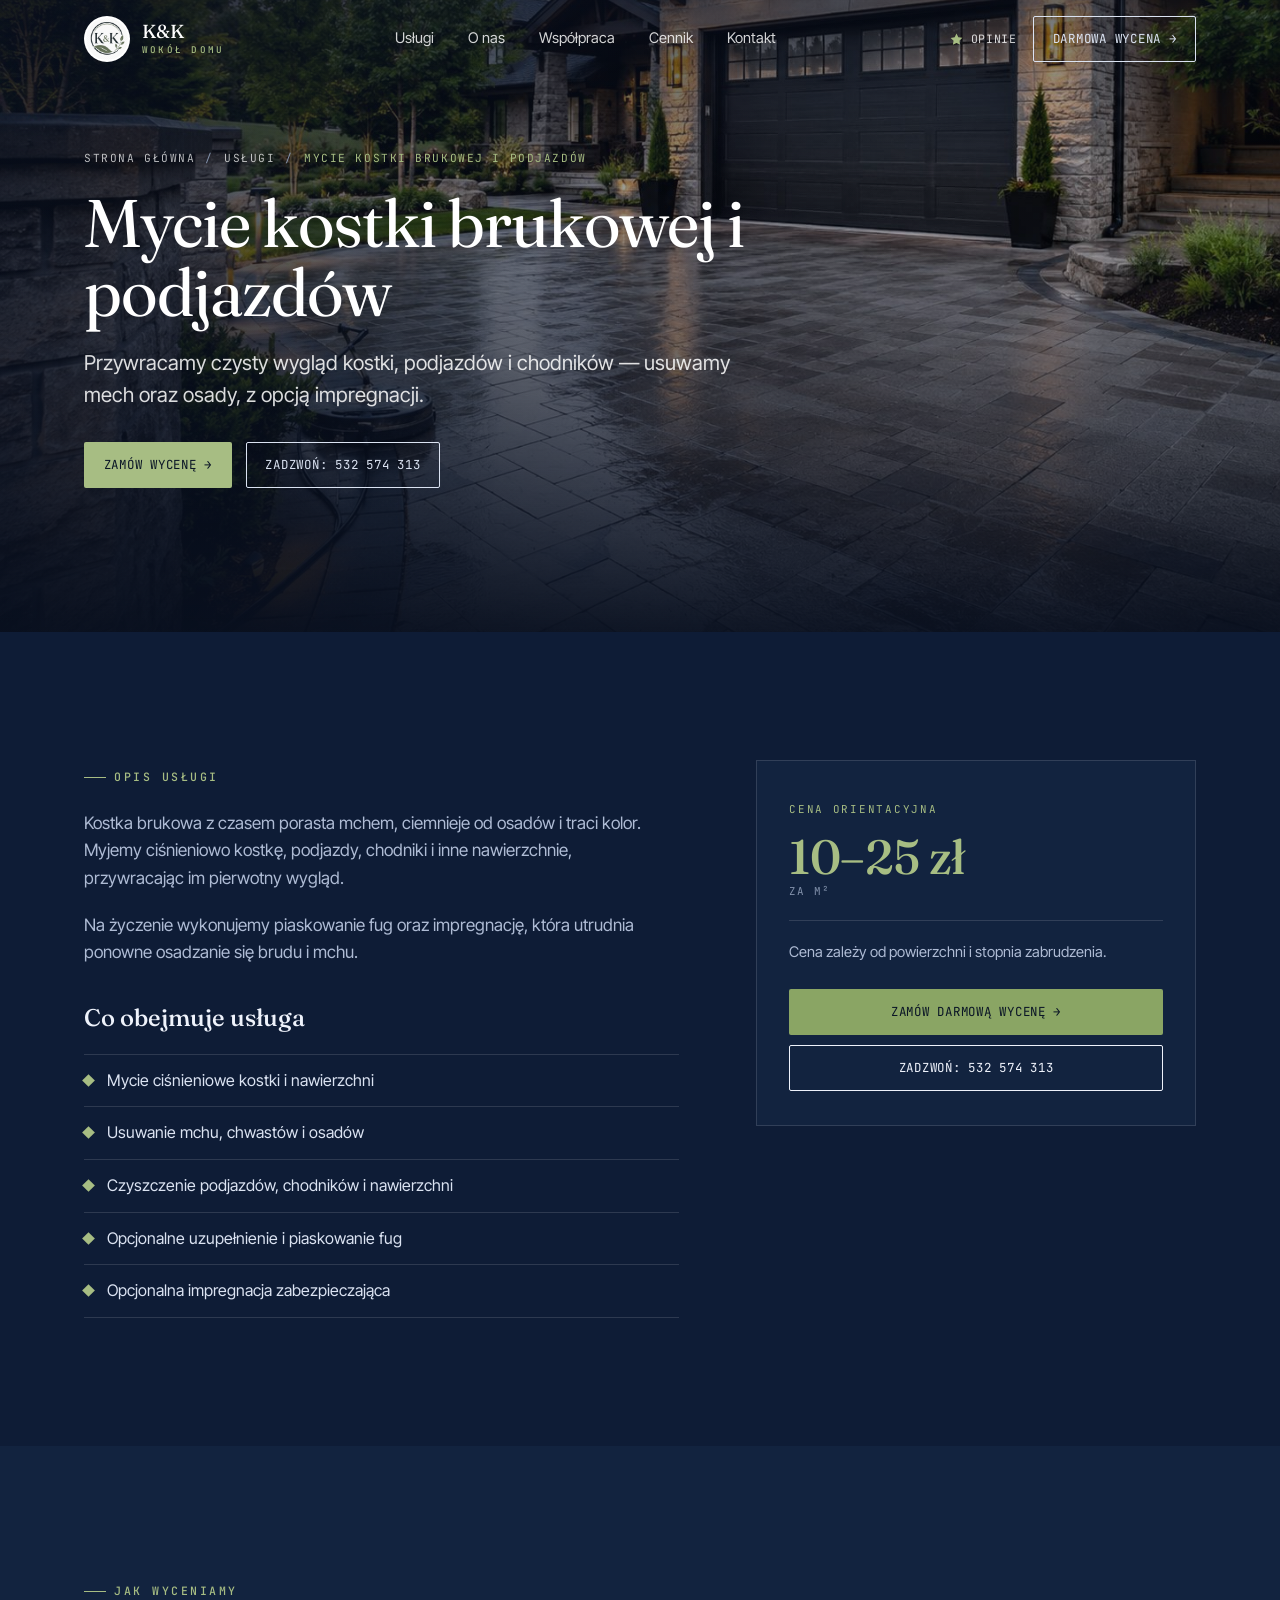
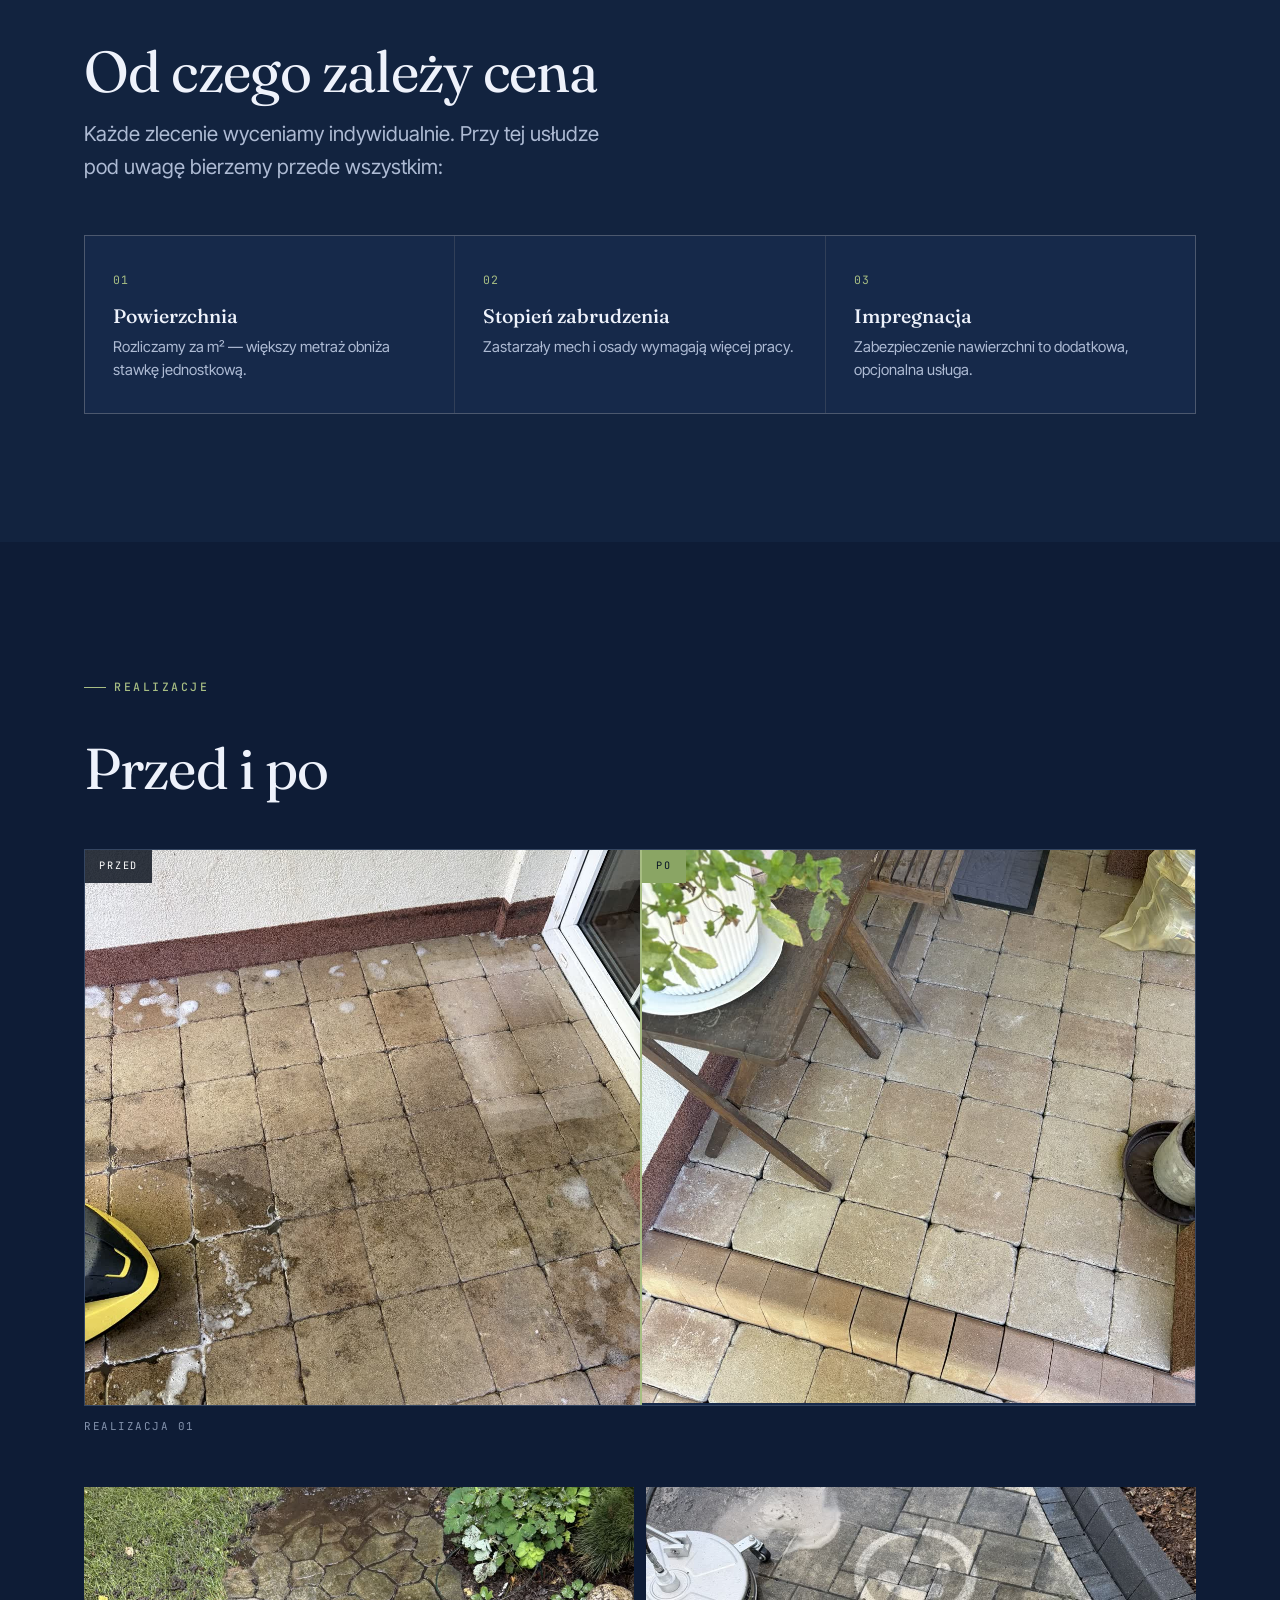
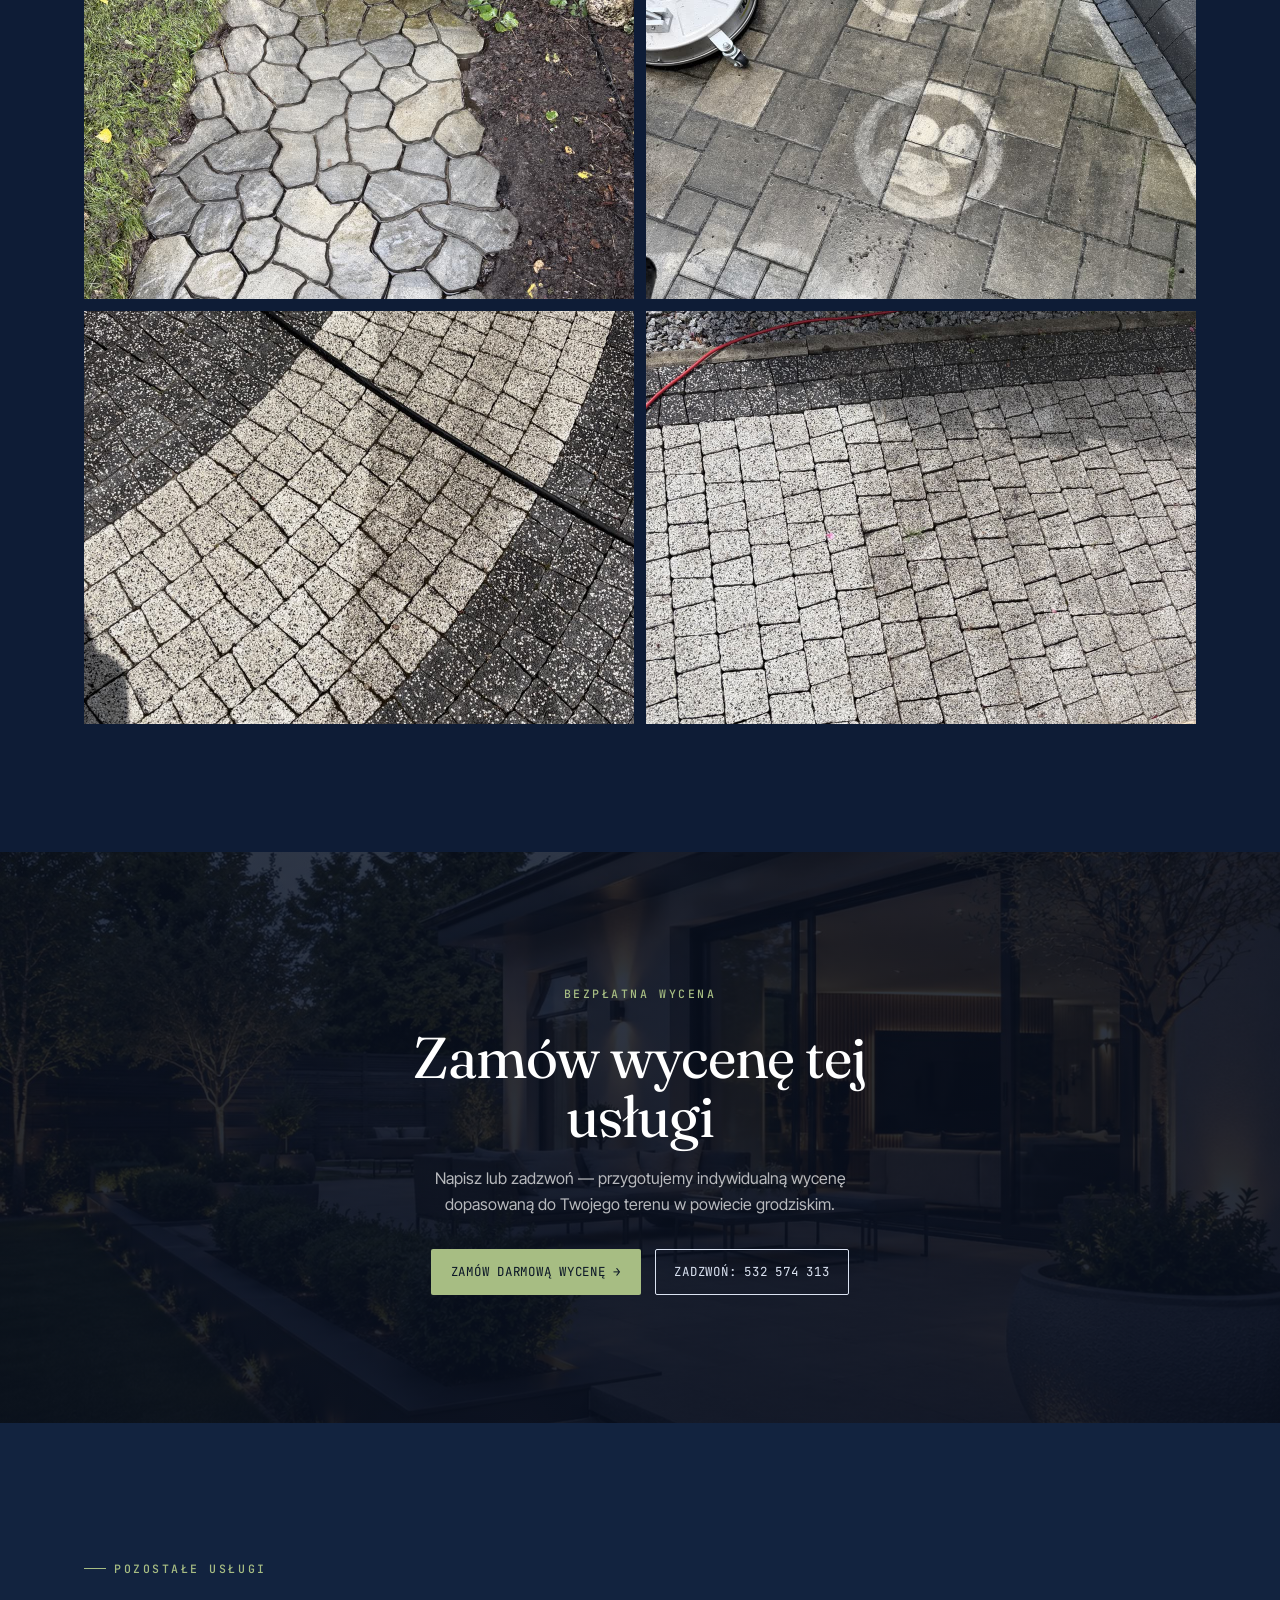
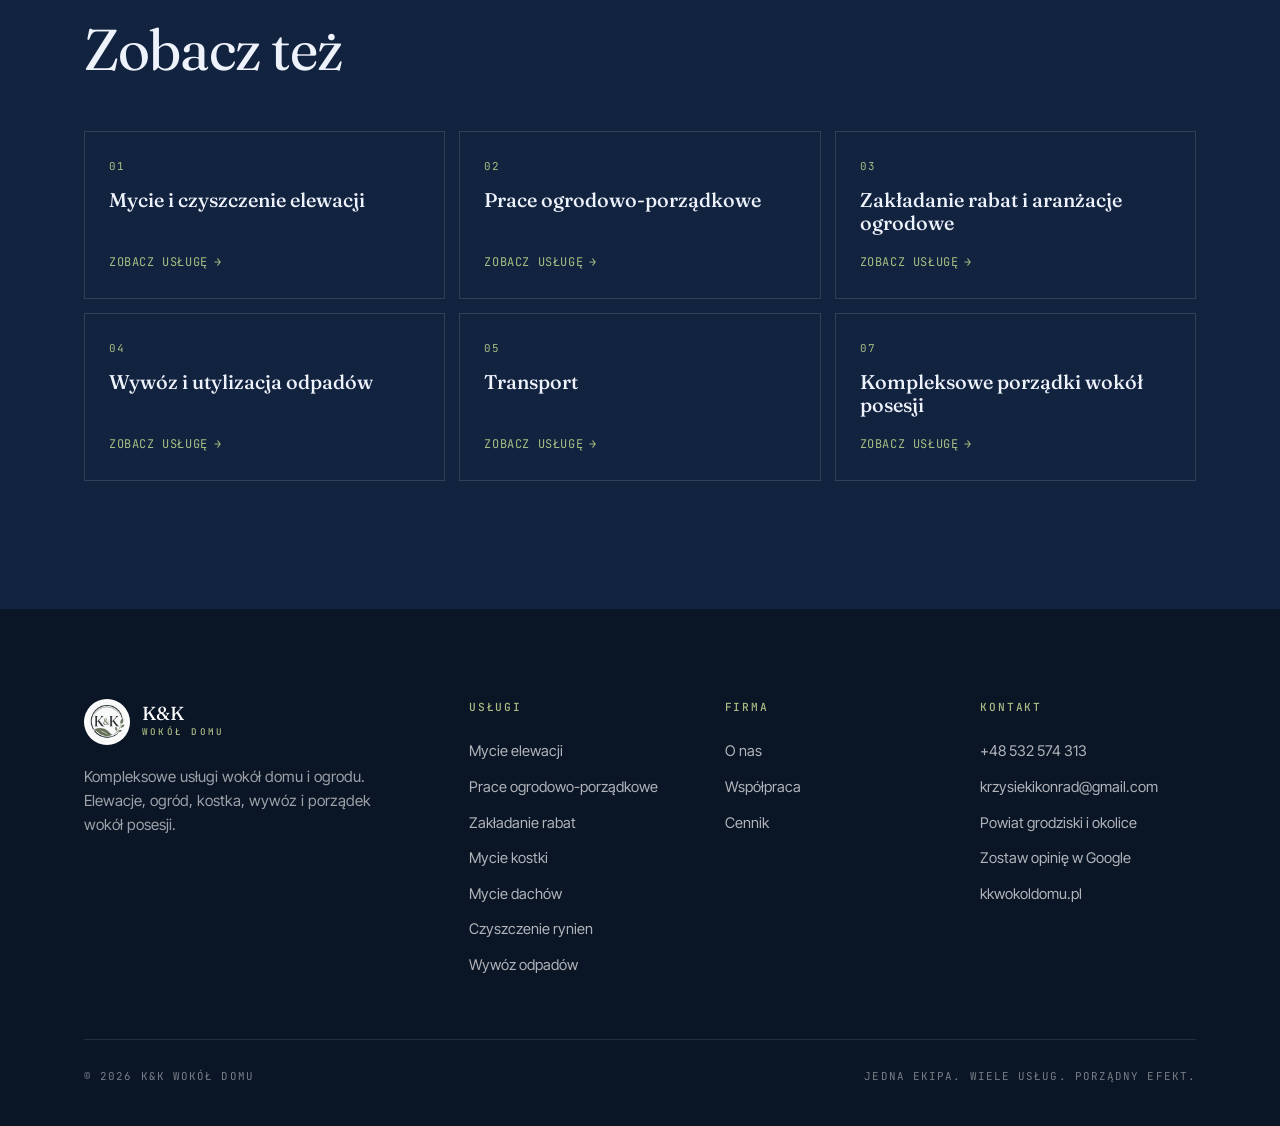
<file: uslugi/mycie-kostki.html>
<!DOCTYPE html>
<html lang="pl">
<head>
<meta charset="UTF-8">
<meta name="viewport" content="width=device-width, initial-scale=1.0">
<!-- Google tag (gtag.js) -->
<script async src="https://www.googletagmanager.com/gtag/js?id=AW-18379504122"></script>
<script>
  window.dataLayer = window.dataLayer || [];
  function gtag(){dataLayer.push(arguments);}
  gtag('js', new Date());
  gtag('config', 'AW-18379504122');
</script>

<title>Mycie kostki brukowej i podjazdów — K&amp;K Wokół Domu</title>
<meta name="description" content="Mycie ciśnieniowe kostki brukowej, podjazdów i chodników — usuwanie mchu i osadów, z opcją impregnacji. Powiat grodziski. Cena 10–25 zł/m².">
<link rel="canonical" href="https://kkwokoldomu.pl/uslugi/mycie-kostki.html">
<meta property="og:title" content="Mycie kostki brukowej i podjazdów — K&amp;K Wokół Domu">
<meta property="og:description" content="Mycie ciśnieniowe kostki brukowej, podjazdów i chodników — usuwanie mchu i osadów, z opcją impregnacji. Powiat grodziski. Cena 10–25 zł/m².">
<meta property="og:image" content="https://kkwokoldomu.pl/assets/kostka.jpg">
<link rel="icon" href="../favicon.ico" sizes="any">
<link rel="icon" type="image/png" sizes="48x48" href="../assets/favicon-48.png">
<link rel="icon" type="image/png" sizes="96x96" href="../assets/favicon-96.png">
<link rel="icon" type="image/png" sizes="192x192" href="../assets/favicon-192.png">
<link rel="apple-touch-icon" sizes="180x180" href="../assets/apple-touch-icon.png">
<link rel="preconnect" href="https://fonts.googleapis.com">
<link rel="preconnect" href="https://fonts.gstatic.com" crossorigin>
<link href="https://fonts.googleapis.com/css2?family=Fraunces:ital,opsz,wght@0,9..144,400;0,9..144,500;0,9..144,600;1,9..144,400&family=Inter+Tight:wght@400;500;600&family=JetBrains+Mono:wght@400;500&display=swap" rel="stylesheet">
<link rel="stylesheet" href="../assets/styles.css">
</head>
<body>

<header class="site-header" id="header">
  <div class="header-inner">
    <a class="brand" href="../index.html" aria-label="K&amp;K Wokół Domu — strona główna">
      <img src="../assets/logo.png" alt="Logo K&amp;K Wokół Domu">
      <span class="brand-name">K&amp;K<small>Wokół Domu</small></span>
    </a>
    <nav class="nav" aria-label="Główna nawigacja">
      <a href="../index.html#uslugi">Usługi</a>
      <a href="../index.html#o-nas">O nas</a>
      <a href="../index.html#wspolpraca">Współpraca</a>
      <a href="../index.html#cennik">Cennik</a>
      <a href="../index.html#kontakt">Kontakt</a>
    </nav>
    <div class="header-actions">
      <a href="https://g.page/r/CXwYnqzqLuv0EBM/review" target="_blank" rel="noopener" class="header-review" title="Zostaw opinię w Google"><svg class="star" viewBox="0 0 24 24" width="15" height="15" fill="currentColor" aria-hidden="true"><path d="M12 2.5l2.9 5.88 6.49.95-4.7 4.58 1.11 6.46L12 17.42l-5.8 3.05 1.1-6.46-4.69-4.58 6.49-.95L12 2.5z"/></svg><span>Opinie</span></a>
      <a href="../index.html#kontakt" class="btn btn-outline on-dark header-cta">Darmowa wycena <span class="arw">&rarr;</span></a>
    </div>
    <button class="burger" id="burger" aria-label="Otwórz menu" aria-expanded="false"><span></span><span></span><span></span></button>
  </div>
</header>

<div class="mobile-nav" id="mobileNav">
  <a href="../index.html#uslugi">Usługi</a>
  <a href="../index.html#o-nas">O nas</a>
  <a href="../index.html#wspolpraca">Współpraca</a>
  <a href="../index.html#cennik">Cennik</a>
  <a href="../index.html#kontakt">Kontakt</a>
  <a href="https://g.page/r/CXwYnqzqLuv0EBM/review" target="_blank" rel="noopener">Zostaw opinię w Google</a>
  <a href="../index.html#kontakt" class="btn btn-primary">Zamów darmową wycenę <span class="arw">&rarr;</span></a>
</div>

<section class="subhero">
  <div class="hero-media"><img src="../assets/kostka.jpg" alt="Mycie kostki brukowej i podjazdów — K&amp;K Wokół Domu" fetchpriority="high"></div>
  <div class="hero-inner">
    <div class="breadcrumb">
      <a href="../index.html">Strona główna</a><span class="sep">/</span>
      <a href="../index.html#uslugi">Usługi</a><span class="sep">/</span>
      <span class="cur">Mycie kostki brukowej i podjazdów</span>
    </div>
    <h1 class="display">Mycie kostki brukowej i podjazdów</h1>
    <p class="lead">Przywracamy czysty wygląd kostki, podjazdów i chodników — usuwamy mech oraz osady, z opcją impregnacji.</p>
    <div class="hero-cta">
      <a href="../index.html#kontakt" class="btn btn-primary">Zamów wycenę <span class="arw">&rarr;</span></a>
      <a href="tel:+48532574313" class="btn btn-outline on-dark">Zadzwoń: 532 574 313</a>
    </div>
  </div>
</section>

<section class="band-cream pad">
  <div class="wrap">
    <div class="svc-detail">
      <div class="detail-body reveal">
        <span class="eyebrow">Opis usługi</span>
        <div style="margin-top:22px;">
          <p>Kostka brukowa z czasem porasta mchem, ciemnieje od osadów i traci kolor. Myjemy ciśnieniowo kostkę, podjazdy, chodniki i inne nawierzchnie, przywracając im pierwotny wygląd.</p>
          <p>Na życzenie wykonujemy piaskowanie fug oraz impregnację, która utrudnia ponowne osadzanie się brudu i mchu.</p>
        </div>
        <h3>Co obejmuje usługa</h3>
        <ul class="checklist">
            <li>Mycie ciśnieniowe kostki i nawierzchni</li>
            <li>Usuwanie mchu, chwastów i osadów</li>
            <li>Czyszczenie podjazdów, chodników i nawierzchni</li>
            <li>Opcjonalne uzupełnienie i piaskowanie fug</li>
            <li>Opcjonalna impregnacja zabezpieczająca</li>
        </ul>
      </div>
      <aside class="price-card reveal">
        <span class="k">Cena orientacyjna</span>
        <div class="amount">10–25 zł</div>
        <div class="unit">za m²</div>
        <p class="pc-note">Cena zależy od powierzchni i stopnia zabrudzenia.</p>
        <a href="../index.html#kontakt" class="btn btn-primary">Zamów darmową wycenę <span class="arw">&rarr;</span></a>
        <a href="tel:+48532574313" class="btn btn-outline">Zadzwoń: 532 574 313</a>
      </aside>
    </div>
  </div>
</section>

<section class="band-cream-2 pad">
  <div class="wrap">
    <div class="sec-head reveal">
      <span class="eyebrow">Jak wyceniamy</span>
      <h2 class="display" style="margin-top:20px;">Od czego zależy cena</h2>
      <p class="lead" style="margin-top:16px;">Każde zlecenie wyceniamy indywidualnie. Przy tej usłudze pod uwagę bierzemy przede wszystkim:</p>
    </div>
    <div class="factors reveal">
      <div class="factor"><span class="n">01</span><h4>Powierzchnia</h4><p>Rozliczamy za m² — większy metraż obniża stawkę jednostkową.</p></div>
      <div class="factor"><span class="n">02</span><h4>Stopień zabrudzenia</h4><p>Zastarzały mech i osady wymagają więcej pracy.</p></div>
      <div class="factor"><span class="n">03</span><h4>Impregnacja</h4><p>Zabezpieczenie nawierzchni to dodatkowa, opcjonalna usługa.</p></div>
    </div>
  </div>
</section>

<section class="band-cream pad">
  <div class="wrap">
    <div class="sec-head reveal">
      <span class="eyebrow">Realizacje</span>
      <h2 class="display" style="margin-top:20px;">Przed i po</h2>
    </div>
    <div class="ba-list reveal">
      <figure class="ba-figure">
        <div class="ba-pair">
          <div class="ba-item"><img src="../assets/prace/kostka-1-przed.jpg" alt="Mycie kostki brukowej — przed pracami" loading="lazy"><span class="ba-tag ba-tag--przed">Przed</span></div>
          <div class="ba-item"><img src="../assets/prace/kostka-1-po.jpg" alt="Mycie kostki brukowej — po pracach" loading="lazy"><span class="ba-tag ba-tag--po">Po</span></div>
        </div>
        <figcaption class="ba-caption"><span>Realizacja 01</span></figcaption>
      </figure>
    </div>
    <div class="gallery gallery--two reveal">
      <figure><img src="../assets/prace/kostka-3.jpg" alt="Mycie kamiennej ścieżki — czysta część kontra zabrudzona" loading="lazy"></figure>
      <figure><img src="../assets/prace/kostka-4.jpg" alt="Mycie kostki myjką ciśnieniową — widoczny kontrast czyste/brudne" loading="lazy"></figure>
      <figure><img src="../assets/prace/kostka-1.jpg" alt="Mycie kostki brukowej — widoczna różnica między częścią umytą i brudną" loading="lazy"></figure>
      <figure><img src="../assets/prace/kostka-2.jpg" alt="Mycie ciśnieniowe kostki brukowej przy domu" loading="lazy"></figure>
    </div>
  </div>
</section>

<section class="band-dark pad closing">
  <div class="closing-media"><img src="../assets/taras.jpg" alt="" loading="lazy"></div>
  <div class="wrap reveal">
    <span class="eyebrow on-dark">Bezpłatna wycena</span>
    <h2 class="display">Zamów wycenę tej usługi</h2>
    <p>Napisz lub zadzwoń — przygotujemy indywidualną wycenę dopasowaną do Twojego terenu w powiecie grodziskim.</p>
    <div class="hero-cta">
      <a href="../index.html#kontakt" class="btn btn-primary">Zamów darmową wycenę <span class="arw">&rarr;</span></a>
      <a href="tel:+48532574313" class="btn btn-outline on-dark">Zadzwoń: 532 574 313</a>
    </div>
  </div>
</section>

<section class="band-cream-2 pad">
  <div class="wrap">
    <div class="sec-head reveal">
      <span class="eyebrow">Pozostałe usługi</span>
      <h2 class="display" style="margin-top:20px;">Zobacz też</h2>
    </div>
    <div class="more-svc reveal">
      <a class="more-card" href="mycie-elewacji.html"><span class="n">01</span><h4>Mycie i czyszczenie elewacji</h4><span class="link-arrow">Zobacz usług&#281; <span class="arw">&rarr;</span></span></a>
      <a class="more-card" href="prace-ogrodowe.html"><span class="n">02</span><h4>Prace ogrodowo-porządkowe</h4><span class="link-arrow">Zobacz usług&#281; <span class="arw">&rarr;</span></span></a>
      <a class="more-card" href="zakladanie-rabat.html"><span class="n">03</span><h4>Zakładanie rabat i aranżacje ogrodowe</h4><span class="link-arrow">Zobacz usług&#281; <span class="arw">&rarr;</span></span></a>
      <a class="more-card" href="wywoz-odpadow.html"><span class="n">04</span><h4>Wywóz i utylizacja odpadów</h4><span class="link-arrow">Zobacz usług&#281; <span class="arw">&rarr;</span></span></a>
      <a class="more-card" href="transport.html"><span class="n">05</span><h4>Transport</h4><span class="link-arrow">Zobacz usług&#281; <span class="arw">&rarr;</span></span></a>
      <a class="more-card" href="porzadki-posesji.html"><span class="n">07</span><h4>Kompleksowe porządki wokół posesji</h4><span class="link-arrow">Zobacz usług&#281; <span class="arw">&rarr;</span></span></a>
    </div>
  </div>
</section>

<footer class="footer">
  <div class="wrap">
    <div class="footer-top">
      <div class="footer-brand">
        <a class="brand" href="../index.html">
          <img src="../assets/logo.png" alt="Logo K&amp;K Wokół Domu" style="width:46px;height:46px;border-radius:50%;background:#fff;padding:2px;">
          <span class="brand-name">K&amp;K<small>Wokół Domu</small></span>
        </a>
        <p>Kompleksowe usługi wokół domu i ogrodu. Elewacje, ogród, kostka, wywóz i porządek wokół posesji.</p>
      </div>
      <div class="footer-col">
        <h5>Usługi</h5>
        <a href="mycie-elewacji.html">Mycie elewacji</a>
        <a href="prace-ogrodowe.html">Prace ogrodowo-porządkowe</a>
        <a href="zakladanie-rabat.html">Zakładanie rabat</a>
        <a href="mycie-kostki.html">Mycie kostki</a>
        <a href="mycie-dachow.html">Mycie dachów</a>
        <a href="czyszczenie-rynien.html">Czyszczenie rynien</a>
        <a href="wywoz-odpadow.html">Wywóz odpadów</a>
      </div>
      <div class="footer-col">
        <h5>Firma</h5>
        <a href="../index.html#o-nas">O nas</a>
        <a href="../index.html#wspolpraca">Współpraca</a>
        <a href="../index.html#cennik">Cennik</a>
      </div>
      <div class="footer-col">
        <h5>Kontakt</h5>
        <a href="tel:+48532574313">+48 532 574 313</a>
        <a href="mailto:krzysiekikonrad@gmail.com">krzysiekikonrad@gmail.com</a>
        <span>Powiat grodziski i okolice</span>
        <a href="https://g.page/r/CXwYnqzqLuv0EBM/review" target="_blank" rel="noopener">Zostaw opinię w Google</a>
        <span>kkwokoldomu.pl</span>
      </div>
    </div>
    <div class="footer-bottom">
      <span>© 2026 K&amp;K Wokół Domu</span>
      <span>Jedna ekipa. Wiele usług. Porządny efekt.</span>
    </div>
  </div>
</footer>

<script src="../assets/main.js" defer></script>
</body>
</html>
</file>
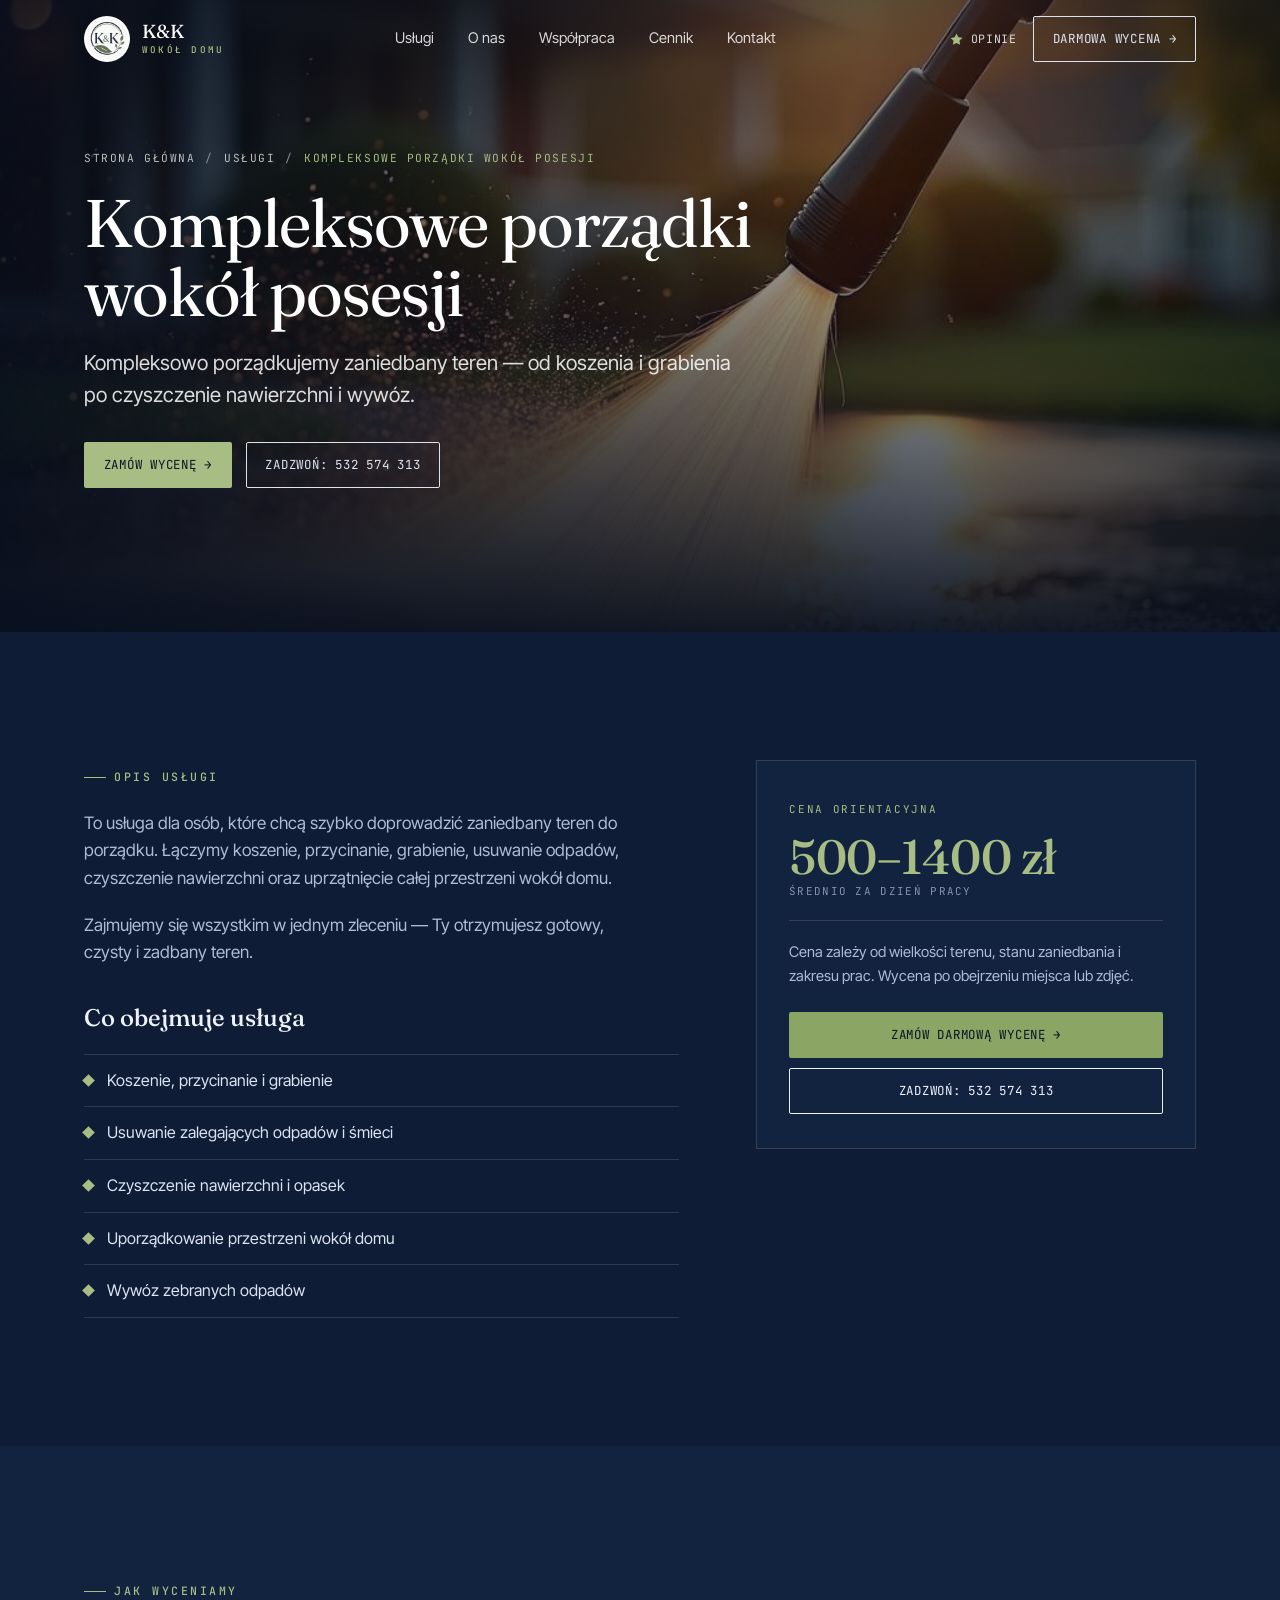
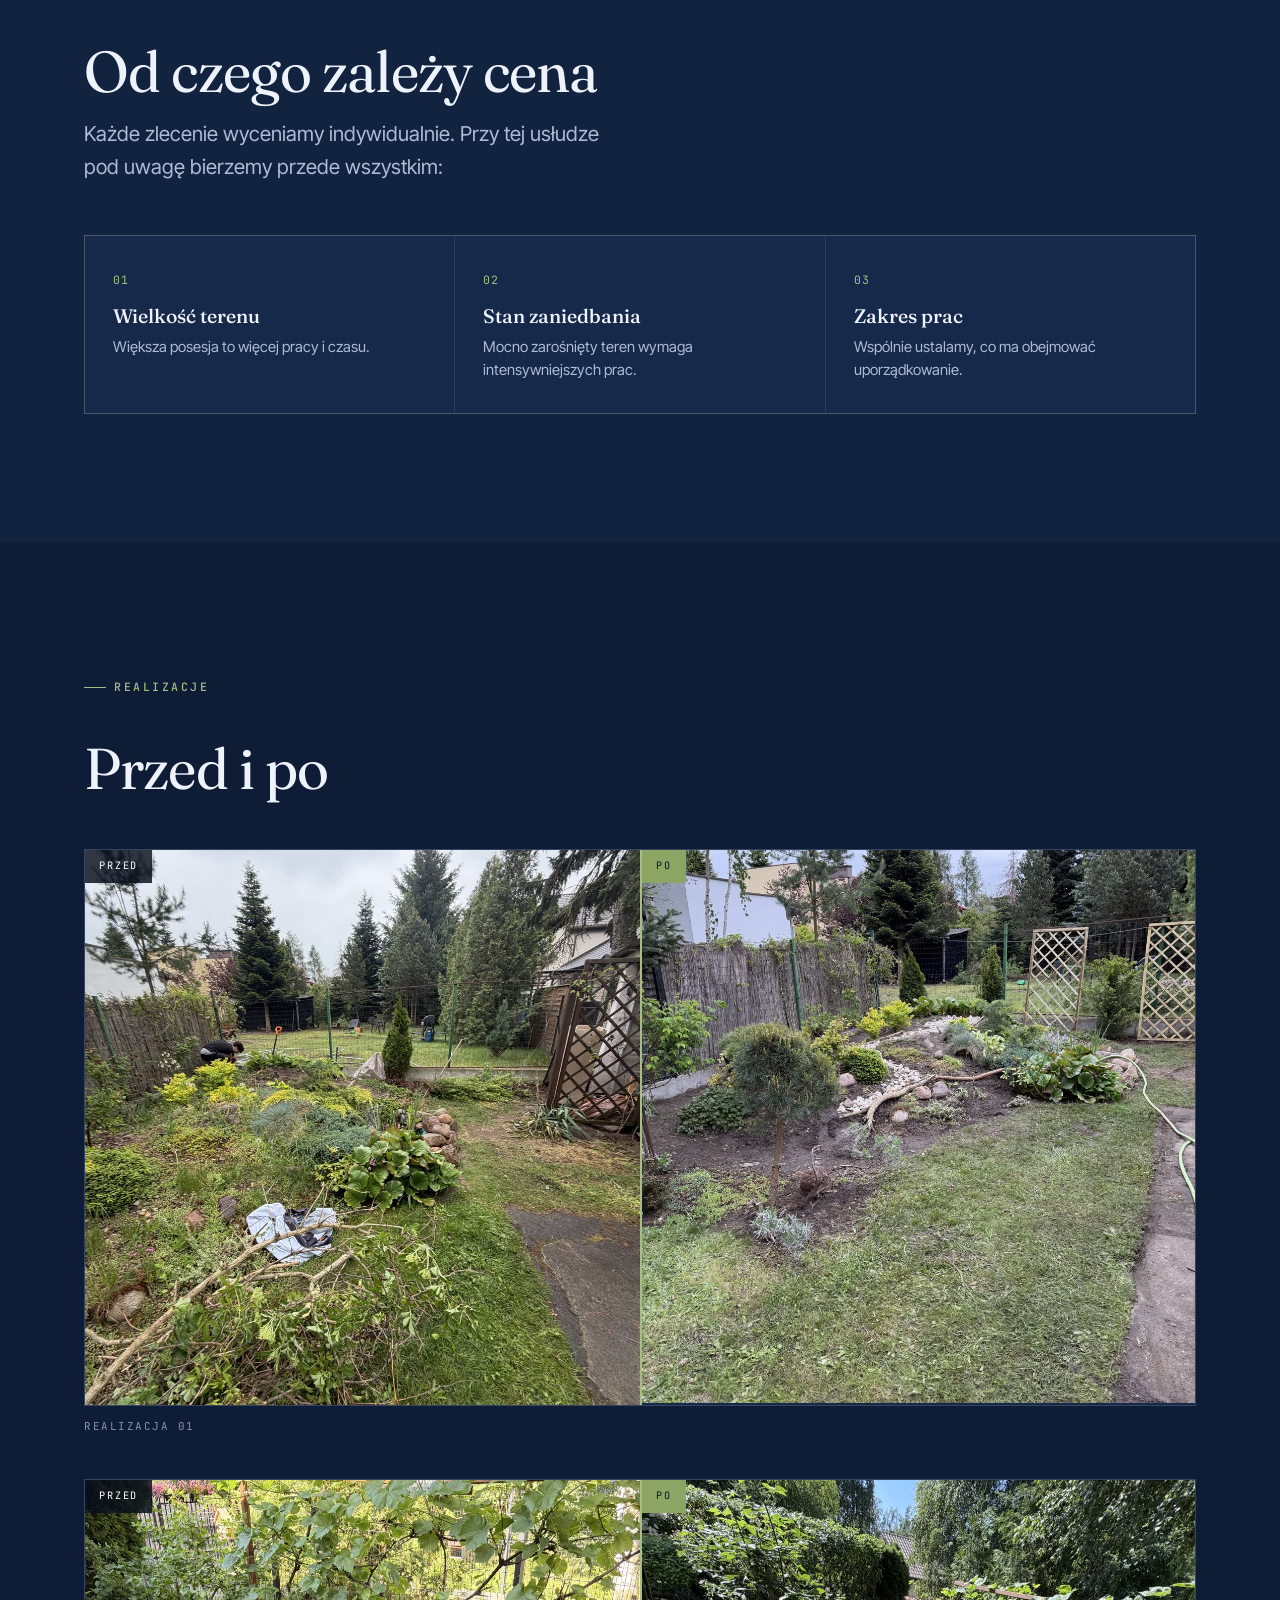
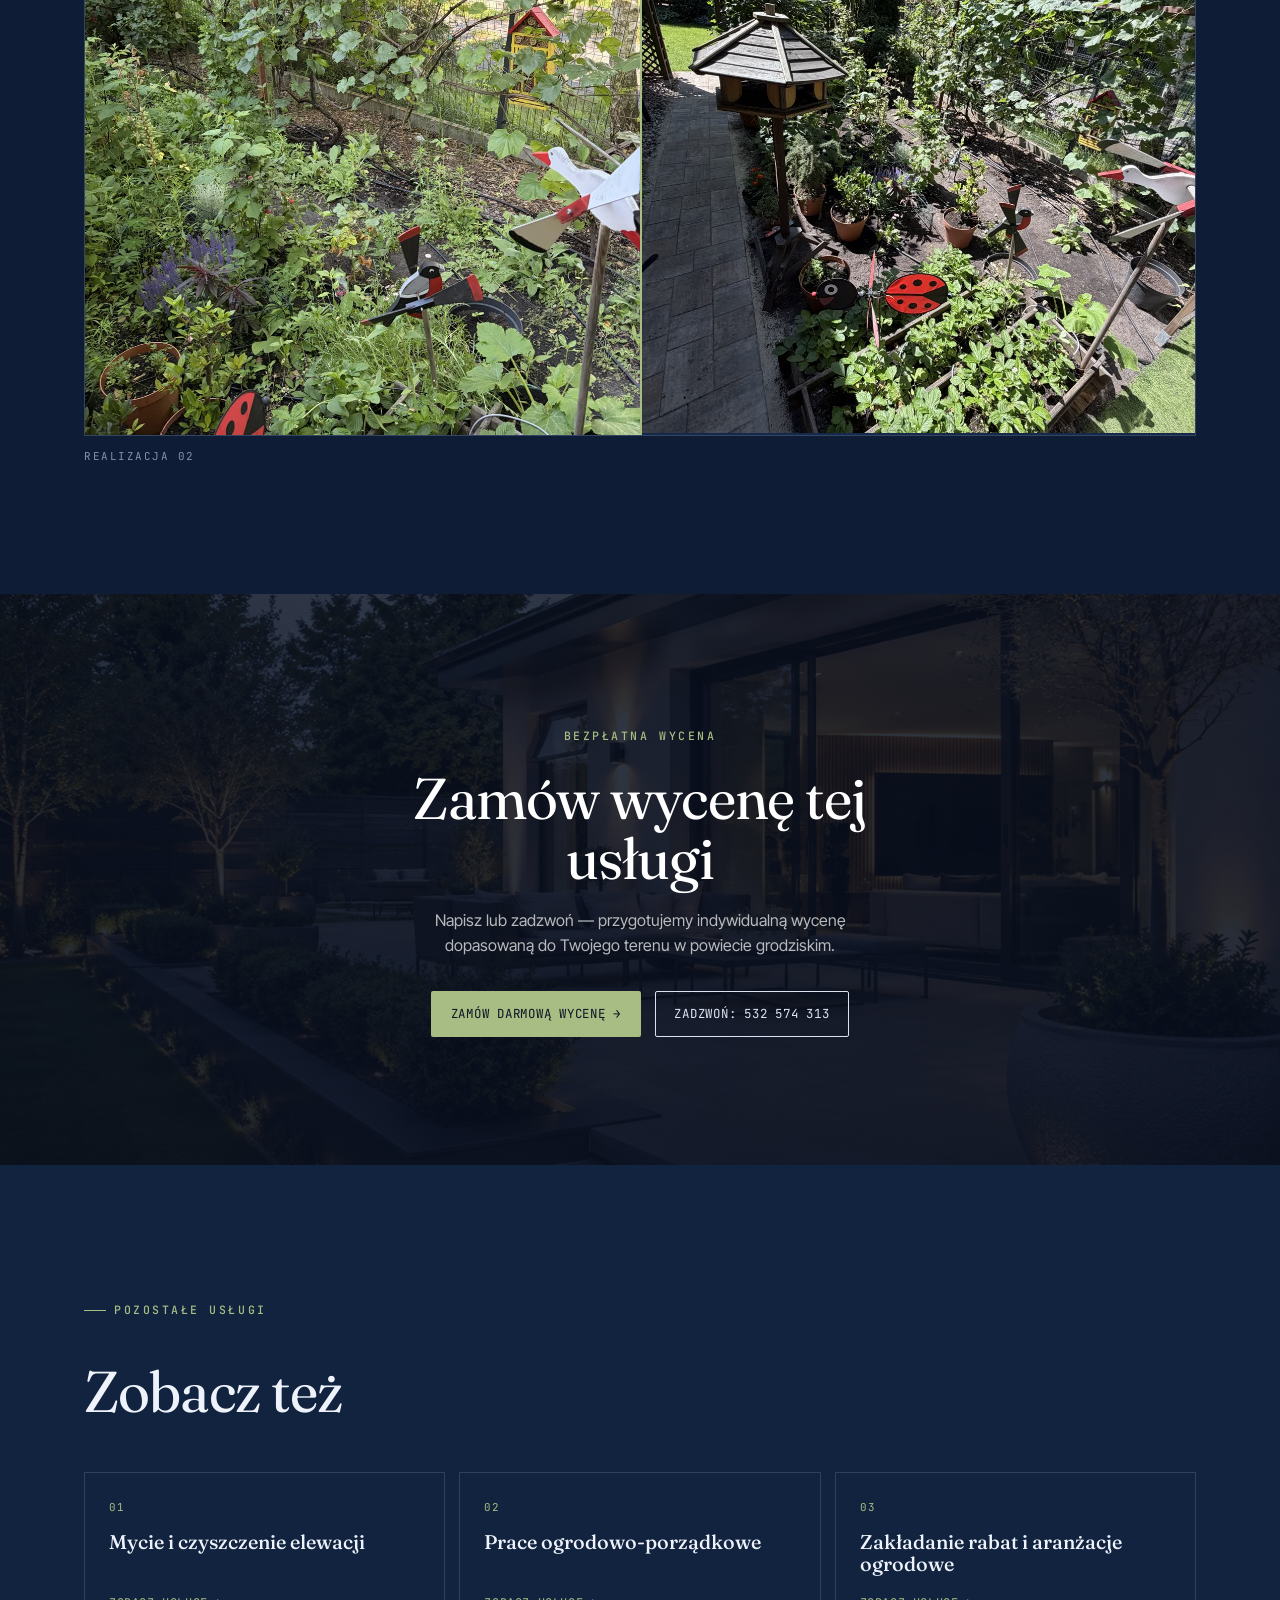
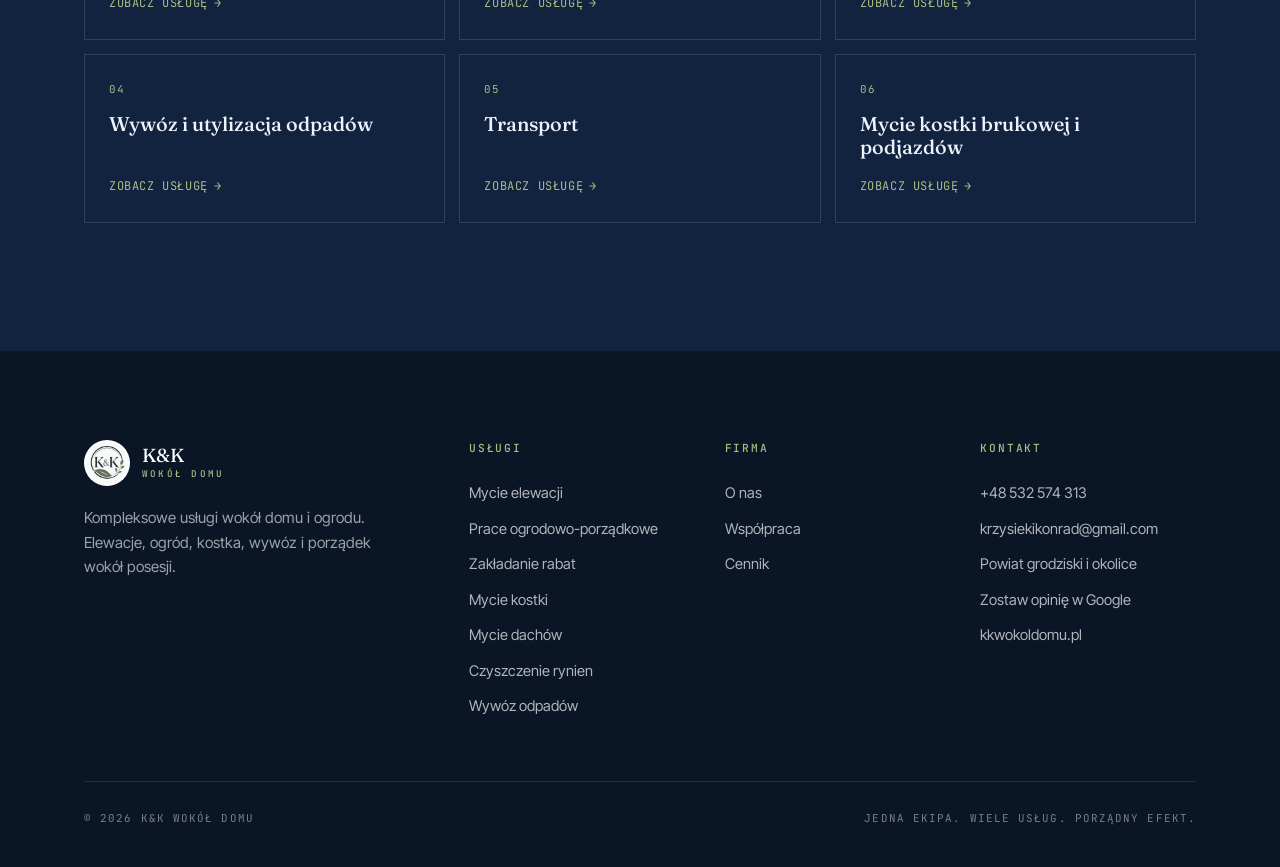
<file: uslugi/porzadki-posesji.html>
<!DOCTYPE html>
<html lang="pl">
<head>
<meta charset="UTF-8">
<meta name="viewport" content="width=device-width, initial-scale=1.0">
<!-- Google tag (gtag.js) -->
<script async src="https://www.googletagmanager.com/gtag/js?id=AW-18379504122"></script>
<script>
  window.dataLayer = window.dataLayer || [];
  function gtag(){dataLayer.push(arguments);}
  gtag('js', new Date());
  gtag('config', 'AW-18379504122');
</script>

<title>Kompleksowe porządki wokół posesji — K&amp;K Wokół Domu</title>
<meta name="description" content="Kompleksowe porządki wokół posesji — koszenie, grabienie, czyszczenie nawierzchni i wywóz odpadów. Powiat grodziski. Cena od 500 zł/dzień.">
<link rel="canonical" href="https://kkwokoldomu.pl/uslugi/porzadki-posesji.html">
<meta property="og:title" content="Kompleksowe porządki wokół posesji — K&amp;K Wokół Domu">
<meta property="og:description" content="Kompleksowe porządki wokół posesji — koszenie, grabienie, czyszczenie nawierzchni i wywóz odpadów. Powiat grodziski. Cena od 500 zł/dzień.">
<meta property="og:image" content="https://kkwokoldomu.pl/assets/mycie.jpg">
<link rel="icon" href="../favicon.ico" sizes="any">
<link rel="icon" type="image/png" sizes="48x48" href="../assets/favicon-48.png">
<link rel="icon" type="image/png" sizes="96x96" href="../assets/favicon-96.png">
<link rel="icon" type="image/png" sizes="192x192" href="../assets/favicon-192.png">
<link rel="apple-touch-icon" sizes="180x180" href="../assets/apple-touch-icon.png">
<link rel="preconnect" href="https://fonts.googleapis.com">
<link rel="preconnect" href="https://fonts.gstatic.com" crossorigin>
<link href="https://fonts.googleapis.com/css2?family=Fraunces:ital,opsz,wght@0,9..144,400;0,9..144,500;0,9..144,600;1,9..144,400&family=Inter+Tight:wght@400;500;600&family=JetBrains+Mono:wght@400;500&display=swap" rel="stylesheet">
<link rel="stylesheet" href="../assets/styles.css">
</head>
<body>

<header class="site-header" id="header">
  <div class="header-inner">
    <a class="brand" href="../index.html" aria-label="K&amp;K Wokół Domu — strona główna">
      <img src="../assets/logo.png" alt="Logo K&amp;K Wokół Domu">
      <span class="brand-name">K&amp;K<small>Wokół Domu</small></span>
    </a>
    <nav class="nav" aria-label="Główna nawigacja">
      <a href="../index.html#uslugi">Usługi</a>
      <a href="../index.html#o-nas">O nas</a>
      <a href="../index.html#wspolpraca">Współpraca</a>
      <a href="../index.html#cennik">Cennik</a>
      <a href="../index.html#kontakt">Kontakt</a>
    </nav>
    <div class="header-actions">
      <a href="https://g.page/r/CXwYnqzqLuv0EBM/review" target="_blank" rel="noopener" class="header-review" title="Zostaw opinię w Google"><svg class="star" viewBox="0 0 24 24" width="15" height="15" fill="currentColor" aria-hidden="true"><path d="M12 2.5l2.9 5.88 6.49.95-4.7 4.58 1.11 6.46L12 17.42l-5.8 3.05 1.1-6.46-4.69-4.58 6.49-.95L12 2.5z"/></svg><span>Opinie</span></a>
      <a href="../index.html#kontakt" class="btn btn-outline on-dark header-cta">Darmowa wycena <span class="arw">&rarr;</span></a>
    </div>
    <button class="burger" id="burger" aria-label="Otwórz menu" aria-expanded="false"><span></span><span></span><span></span></button>
  </div>
</header>

<div class="mobile-nav" id="mobileNav">
  <a href="../index.html#uslugi">Usługi</a>
  <a href="../index.html#o-nas">O nas</a>
  <a href="../index.html#wspolpraca">Współpraca</a>
  <a href="../index.html#cennik">Cennik</a>
  <a href="../index.html#kontakt">Kontakt</a>
  <a href="https://g.page/r/CXwYnqzqLuv0EBM/review" target="_blank" rel="noopener">Zostaw opinię w Google</a>
  <a href="../index.html#kontakt" class="btn btn-primary">Zamów darmową wycenę <span class="arw">&rarr;</span></a>
</div>

<section class="subhero">
  <div class="hero-media"><img src="../assets/mycie.jpg" alt="Kompleksowe porządki wokół posesji — K&amp;K Wokół Domu" fetchpriority="high"></div>
  <div class="hero-inner">
    <div class="breadcrumb">
      <a href="../index.html">Strona główna</a><span class="sep">/</span>
      <a href="../index.html#uslugi">Usługi</a><span class="sep">/</span>
      <span class="cur">Kompleksowe porządki wokół posesji</span>
    </div>
    <h1 class="display">Kompleksowe porządki wokół posesji</h1>
    <p class="lead">Kompleksowo porządkujemy zaniedbany teren — od koszenia i grabienia po czyszczenie nawierzchni i wywóz.</p>
    <div class="hero-cta">
      <a href="../index.html#kontakt" class="btn btn-primary">Zamów wycenę <span class="arw">&rarr;</span></a>
      <a href="tel:+48532574313" class="btn btn-outline on-dark">Zadzwoń: 532 574 313</a>
    </div>
  </div>
</section>

<section class="band-cream pad">
  <div class="wrap">
    <div class="svc-detail">
      <div class="detail-body reveal">
        <span class="eyebrow">Opis usługi</span>
        <div style="margin-top:22px;">
          <p>To usługa dla osób, które chcą szybko doprowadzić zaniedbany teren do porządku. Łączymy koszenie, przycinanie, grabienie, usuwanie odpadów, czyszczenie nawierzchni oraz uprzątnięcie całej przestrzeni wokół domu.</p>
          <p>Zajmujemy się wszystkim w jednym zleceniu — Ty otrzymujesz gotowy, czysty i zadbany teren.</p>
        </div>
        <h3>Co obejmuje usługa</h3>
        <ul class="checklist">
            <li>Koszenie, przycinanie i grabienie</li>
            <li>Usuwanie zalegających odpadów i śmieci</li>
            <li>Czyszczenie nawierzchni i opasek</li>
            <li>Uporządkowanie przestrzeni wokół domu</li>
            <li>Wywóz zebranych odpadów</li>
        </ul>
      </div>
      <aside class="price-card reveal">
        <span class="k">Cena orientacyjna</span>
        <div class="amount">500–1400 zł</div>
        <div class="unit">średnio za dzień pracy</div>
        <p class="pc-note">Cena zależy od wielkości terenu, stanu zaniedbania i zakresu prac. Wycena po obejrzeniu miejsca lub zdjęć.</p>
        <a href="../index.html#kontakt" class="btn btn-primary">Zamów darmową wycenę <span class="arw">&rarr;</span></a>
        <a href="tel:+48532574313" class="btn btn-outline">Zadzwoń: 532 574 313</a>
      </aside>
    </div>
  </div>
</section>

<section class="band-cream-2 pad">
  <div class="wrap">
    <div class="sec-head reveal">
      <span class="eyebrow">Jak wyceniamy</span>
      <h2 class="display" style="margin-top:20px;">Od czego zależy cena</h2>
      <p class="lead" style="margin-top:16px;">Każde zlecenie wyceniamy indywidualnie. Przy tej usłudze pod uwagę bierzemy przede wszystkim:</p>
    </div>
    <div class="factors reveal">
      <div class="factor"><span class="n">01</span><h4>Wielkość terenu</h4><p>Większa posesja to więcej pracy i czasu.</p></div>
      <div class="factor"><span class="n">02</span><h4>Stan zaniedbania</h4><p>Mocno zarośnięty teren wymaga intensywniejszych prac.</p></div>
      <div class="factor"><span class="n">03</span><h4>Zakres prac</h4><p>Wspólnie ustalamy, co ma obejmować uporządkowanie.</p></div>
    </div>
  </div>
</section>

<section class="band-cream pad">
  <div class="wrap">
    <div class="sec-head reveal">
      <span class="eyebrow">Realizacje</span>
      <h2 class="display" style="margin-top:20px;">Przed i po</h2>
    </div>
    <div class="ba-list reveal">
      <figure class="ba-figure">
        <div class="ba-pair">
          <div class="ba-item"><img src="../assets/prace/porzadki-1-przed.jpg" alt="Porządki wokół posesji — przed pracami" loading="lazy"><span class="ba-tag ba-tag--przed">Przed</span></div>
          <div class="ba-item"><img src="../assets/prace/porzadki-1-po.jpg" alt="Porządki wokół posesji — po pracach" loading="lazy"><span class="ba-tag ba-tag--po">Po</span></div>
        </div>
        <figcaption class="ba-caption"><span>Realizacja 01</span></figcaption>
      </figure>
      <figure class="ba-figure">
        <div class="ba-pair">
          <div class="ba-item"><img src="../assets/prace/porzadki-2-przed.jpg" alt="Porządki wokół posesji — przed pracami" loading="lazy"><span class="ba-tag ba-tag--przed">Przed</span></div>
          <div class="ba-item"><img src="../assets/prace/porzadki-2-po.jpg" alt="Porządki wokół posesji — po pracach" loading="lazy"><span class="ba-tag ba-tag--po">Po</span></div>
        </div>
        <figcaption class="ba-caption"><span>Realizacja 02</span></figcaption>
      </figure>
    </div>
  </div>
</section>

<section class="band-dark pad closing">
  <div class="closing-media"><img src="../assets/taras.jpg" alt="" loading="lazy"></div>
  <div class="wrap reveal">
    <span class="eyebrow on-dark">Bezpłatna wycena</span>
    <h2 class="display">Zamów wycenę tej usługi</h2>
    <p>Napisz lub zadzwoń — przygotujemy indywidualną wycenę dopasowaną do Twojego terenu w powiecie grodziskim.</p>
    <div class="hero-cta">
      <a href="../index.html#kontakt" class="btn btn-primary">Zamów darmową wycenę <span class="arw">&rarr;</span></a>
      <a href="tel:+48532574313" class="btn btn-outline on-dark">Zadzwoń: 532 574 313</a>
    </div>
  </div>
</section>

<section class="band-cream-2 pad">
  <div class="wrap">
    <div class="sec-head reveal">
      <span class="eyebrow">Pozostałe usługi</span>
      <h2 class="display" style="margin-top:20px;">Zobacz też</h2>
    </div>
    <div class="more-svc reveal">
      <a class="more-card" href="mycie-elewacji.html"><span class="n">01</span><h4>Mycie i czyszczenie elewacji</h4><span class="link-arrow">Zobacz usług&#281; <span class="arw">&rarr;</span></span></a>
      <a class="more-card" href="prace-ogrodowe.html"><span class="n">02</span><h4>Prace ogrodowo-porządkowe</h4><span class="link-arrow">Zobacz usług&#281; <span class="arw">&rarr;</span></span></a>
      <a class="more-card" href="zakladanie-rabat.html"><span class="n">03</span><h4>Zakładanie rabat i aranżacje ogrodowe</h4><span class="link-arrow">Zobacz usług&#281; <span class="arw">&rarr;</span></span></a>
      <a class="more-card" href="wywoz-odpadow.html"><span class="n">04</span><h4>Wywóz i utylizacja odpadów</h4><span class="link-arrow">Zobacz usług&#281; <span class="arw">&rarr;</span></span></a>
      <a class="more-card" href="transport.html"><span class="n">05</span><h4>Transport</h4><span class="link-arrow">Zobacz usług&#281; <span class="arw">&rarr;</span></span></a>
      <a class="more-card" href="mycie-kostki.html"><span class="n">06</span><h4>Mycie kostki brukowej i podjazdów</h4><span class="link-arrow">Zobacz usług&#281; <span class="arw">&rarr;</span></span></a>
    </div>
  </div>
</section>

<footer class="footer">
  <div class="wrap">
    <div class="footer-top">
      <div class="footer-brand">
        <a class="brand" href="../index.html">
          <img src="../assets/logo.png" alt="Logo K&amp;K Wokół Domu" style="width:46px;height:46px;border-radius:50%;background:#fff;padding:2px;">
          <span class="brand-name">K&amp;K<small>Wokół Domu</small></span>
        </a>
        <p>Kompleksowe usługi wokół domu i ogrodu. Elewacje, ogród, kostka, wywóz i porządek wokół posesji.</p>
      </div>
      <div class="footer-col">
        <h5>Usługi</h5>
        <a href="mycie-elewacji.html">Mycie elewacji</a>
        <a href="prace-ogrodowe.html">Prace ogrodowo-porządkowe</a>
        <a href="zakladanie-rabat.html">Zakładanie rabat</a>
        <a href="mycie-kostki.html">Mycie kostki</a>
        <a href="mycie-dachow.html">Mycie dachów</a>
        <a href="czyszczenie-rynien.html">Czyszczenie rynien</a>
        <a href="wywoz-odpadow.html">Wywóz odpadów</a>
      </div>
      <div class="footer-col">
        <h5>Firma</h5>
        <a href="../index.html#o-nas">O nas</a>
        <a href="../index.html#wspolpraca">Współpraca</a>
        <a href="../index.html#cennik">Cennik</a>
      </div>
      <div class="footer-col">
        <h5>Kontakt</h5>
        <a href="tel:+48532574313">+48 532 574 313</a>
        <a href="mailto:krzysiekikonrad@gmail.com">krzysiekikonrad@gmail.com</a>
        <span>Powiat grodziski i okolice</span>
        <a href="https://g.page/r/CXwYnqzqLuv0EBM/review" target="_blank" rel="noopener">Zostaw opinię w Google</a>
        <span>kkwokoldomu.pl</span>
      </div>
    </div>
    <div class="footer-bottom">
      <span>© 2026 K&amp;K Wokół Domu</span>
      <span>Jedna ekipa. Wiele usług. Porządny efekt.</span>
    </div>
  </div>
</footer>

<script src="../assets/main.js" defer></script>
</body>
</html>
</file>
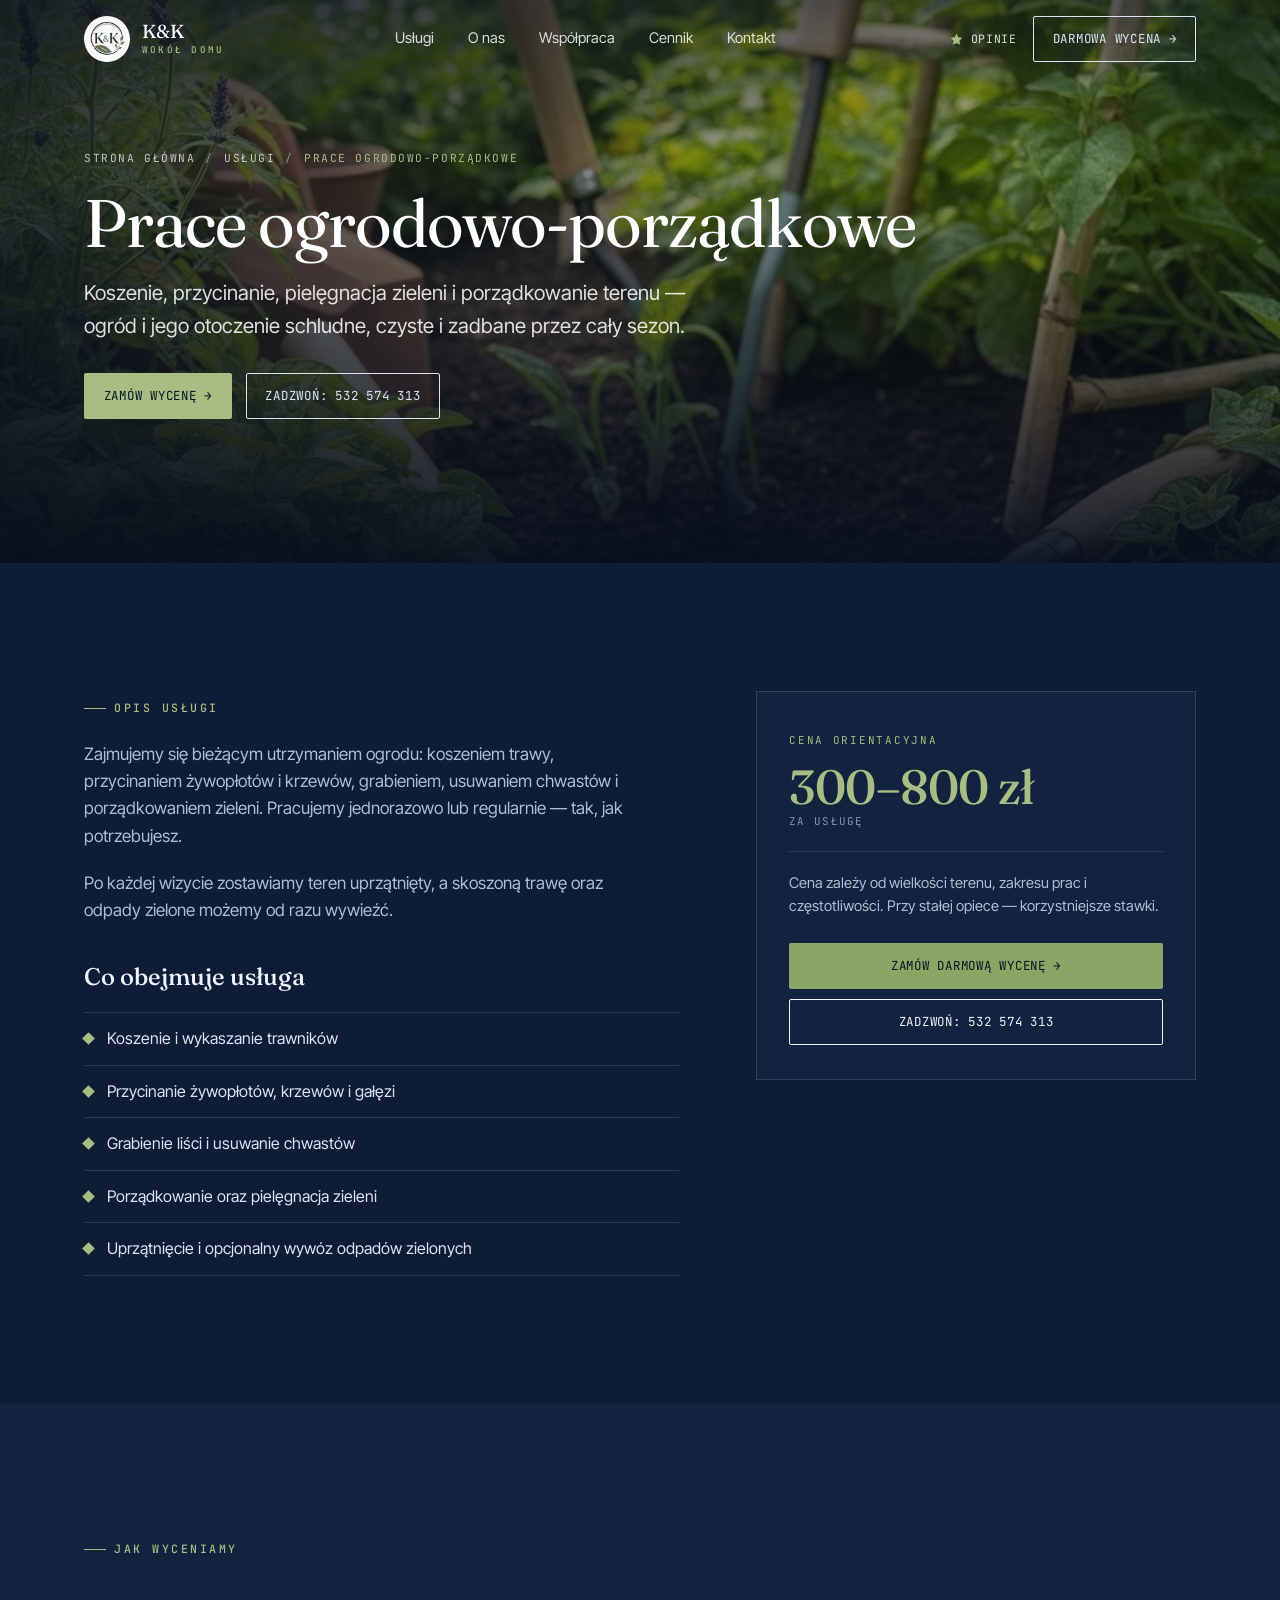
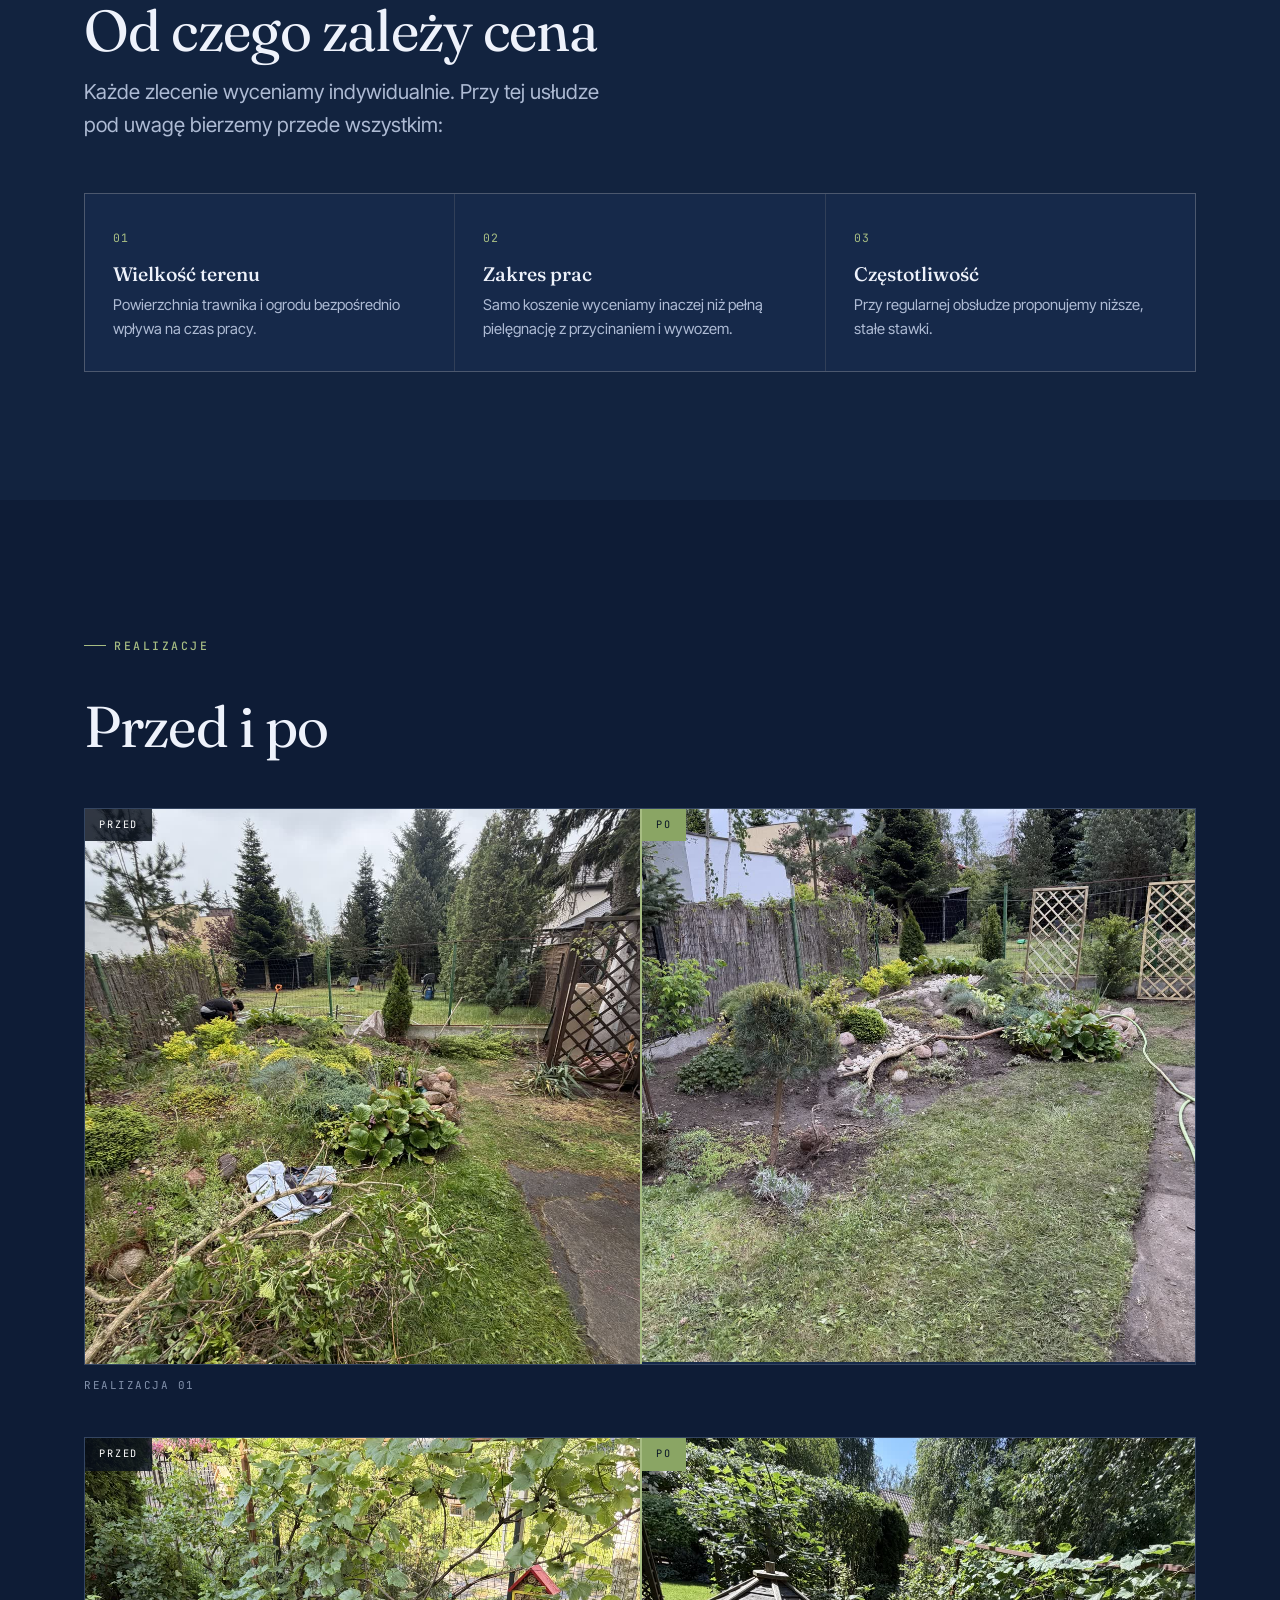
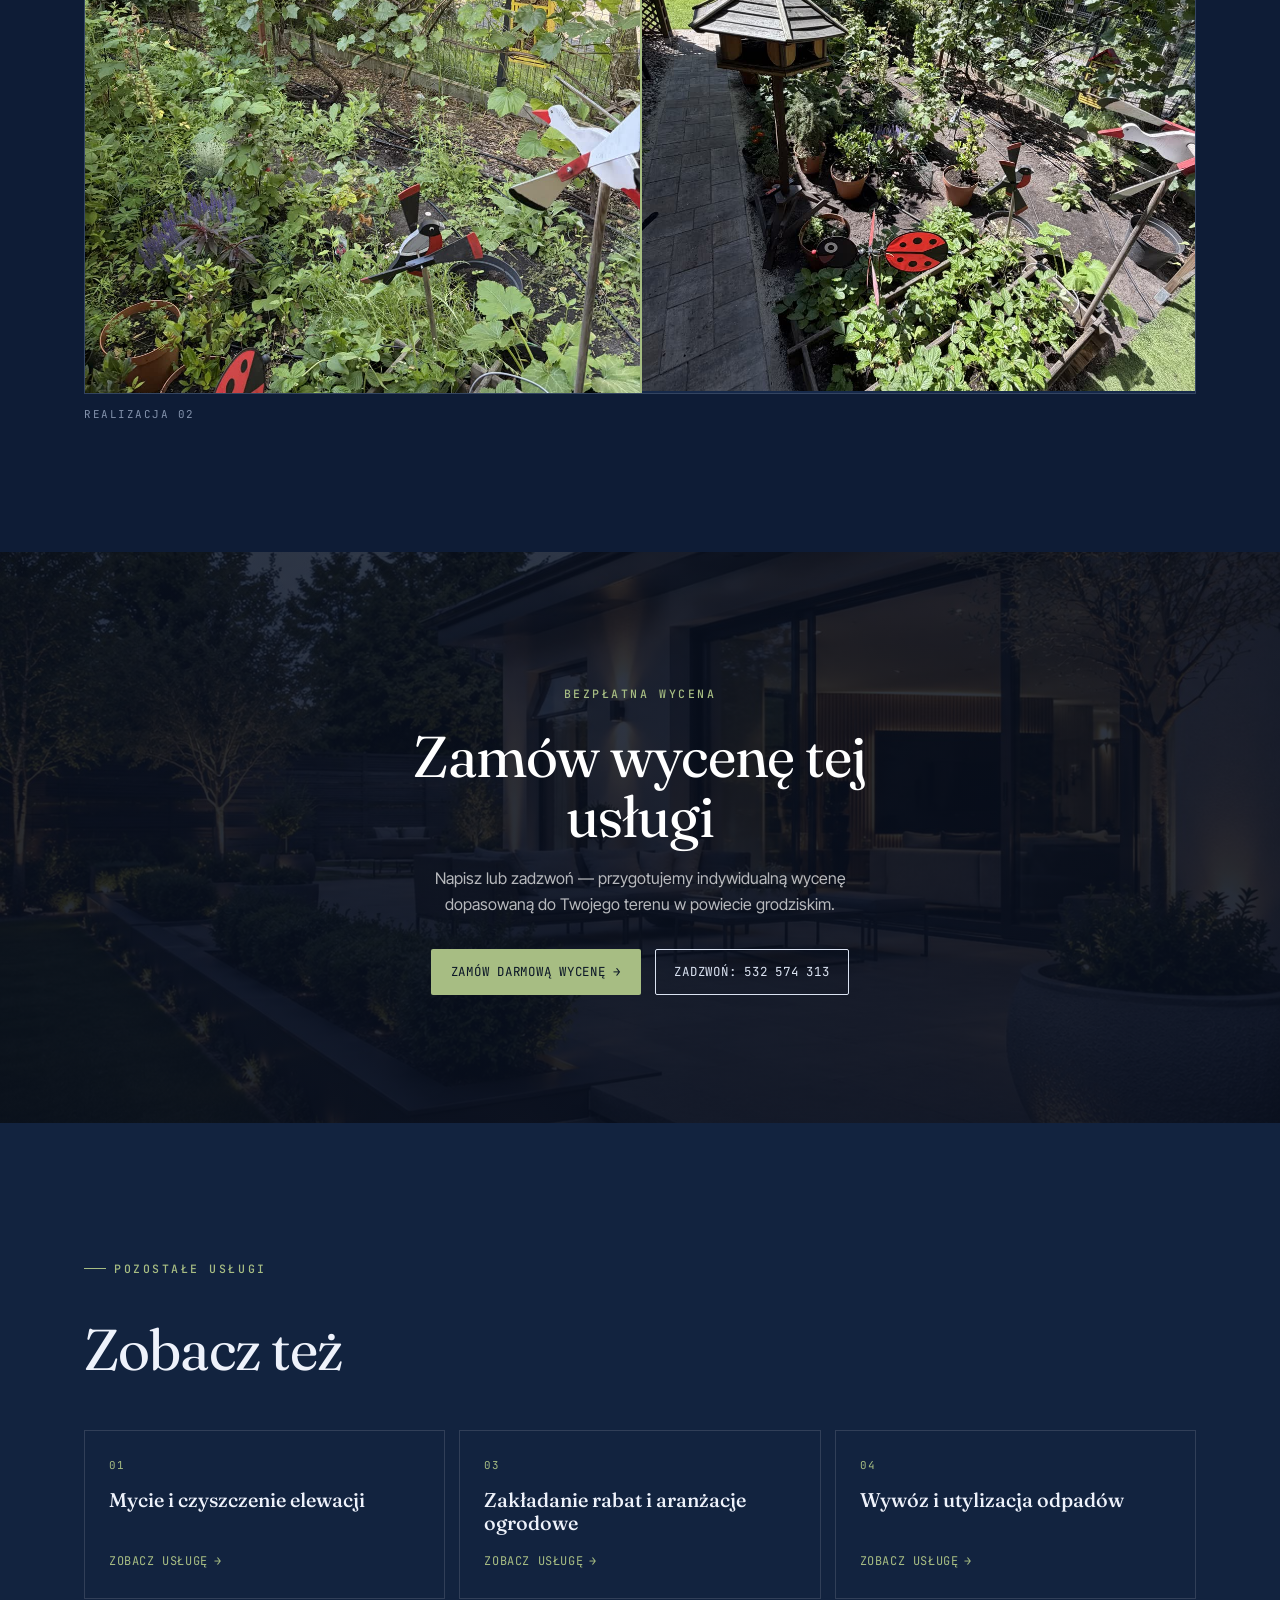
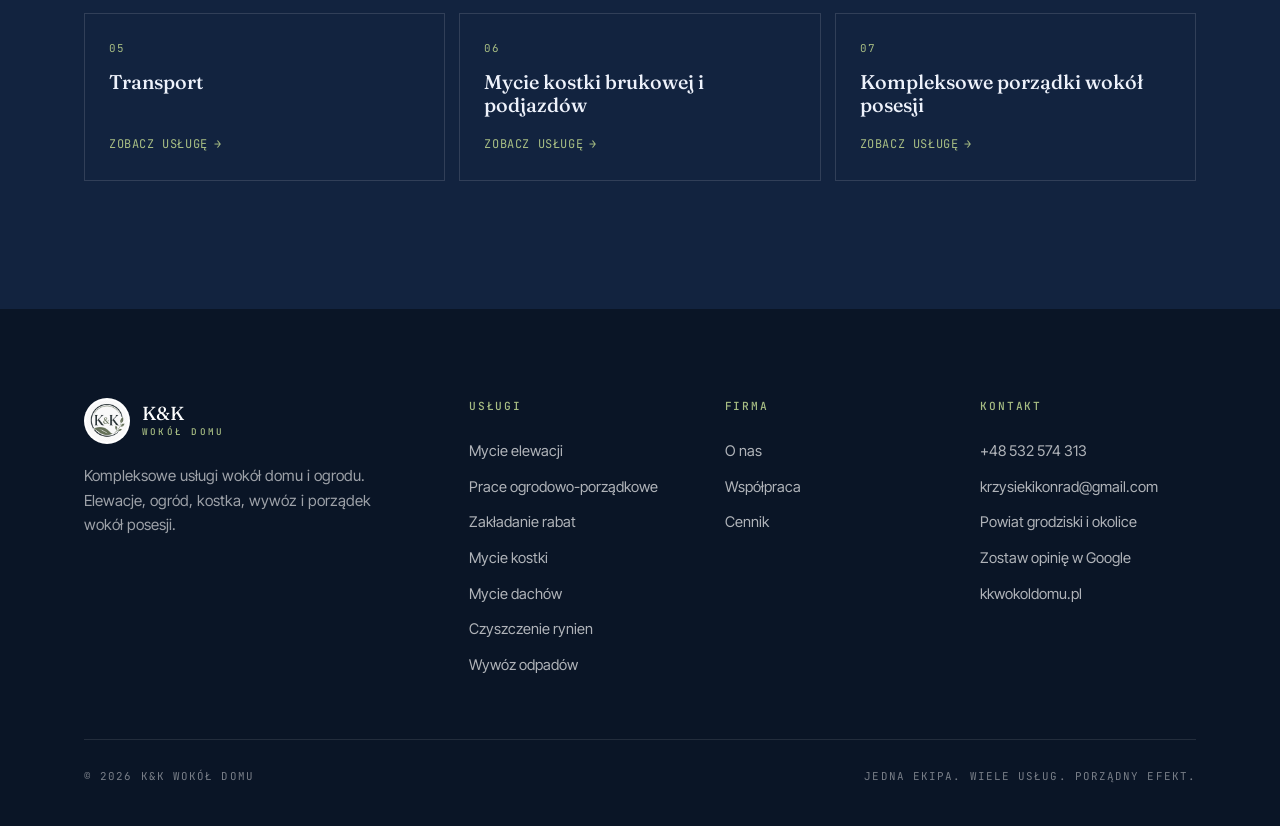
<file: uslugi/prace-ogrodowe.html>
<!DOCTYPE html>
<html lang="pl">
<head>
<meta charset="UTF-8">
<meta name="viewport" content="width=device-width, initial-scale=1.0">
<!-- Google tag (gtag.js) -->
<script async src="https://www.googletagmanager.com/gtag/js?id=AW-18379504122"></script>
<script>
  window.dataLayer = window.dataLayer || [];
  function gtag(){dataLayer.push(arguments);}
  gtag('js', new Date());
  gtag('config', 'AW-18379504122');
</script>

<title>Prace ogrodowo-porządkowe — K&amp;K Wokół Domu</title>
<meta name="description" content="Prace ogrodowo-porządkowe: koszenie, przycinanie, grabienie, pielęgnacja zieleni i porządkowanie terenu. Jednorazowo lub regularnie. Powiat grodziski. Cena 300–800 zł.">
<link rel="canonical" href="https://kkwokoldomu.pl/uslugi/prace-ogrodowe.html">
<meta property="og:title" content="Prace ogrodowo-porządkowe — K&amp;K Wokół Domu">
<meta property="og:description" content="Prace ogrodowo-porządkowe: koszenie, przycinanie, grabienie, pielęgnacja zieleni i porządkowanie terenu. Jednorazowo lub regularnie. Powiat grodziski. Cena 300–800 zł.">
<meta property="og:image" content="https://kkwokoldomu.pl/assets/ogrod.jpg">
<link rel="icon" href="../favicon.ico" sizes="any">
<link rel="icon" type="image/png" sizes="48x48" href="../assets/favicon-48.png">
<link rel="icon" type="image/png" sizes="96x96" href="../assets/favicon-96.png">
<link rel="icon" type="image/png" sizes="192x192" href="../assets/favicon-192.png">
<link rel="apple-touch-icon" sizes="180x180" href="../assets/apple-touch-icon.png">
<link rel="preconnect" href="https://fonts.googleapis.com">
<link rel="preconnect" href="https://fonts.gstatic.com" crossorigin>
<link href="https://fonts.googleapis.com/css2?family=Fraunces:ital,opsz,wght@0,9..144,400;0,9..144,500;0,9..144,600;1,9..144,400&family=Inter+Tight:wght@400;500;600&family=JetBrains+Mono:wght@400;500&display=swap" rel="stylesheet">
<link rel="stylesheet" href="../assets/styles.css">
</head>
<body>

<header class="site-header" id="header">
  <div class="header-inner">
    <a class="brand" href="../index.html" aria-label="K&amp;K Wokół Domu — strona główna">
      <img src="../assets/logo.png" alt="Logo K&amp;K Wokół Domu">
      <span class="brand-name">K&amp;K<small>Wokół Domu</small></span>
    </a>
    <nav class="nav" aria-label="Główna nawigacja">
      <a href="../index.html#uslugi">Usługi</a>
      <a href="../index.html#o-nas">O nas</a>
      <a href="../index.html#wspolpraca">Współpraca</a>
      <a href="../index.html#cennik">Cennik</a>
      <a href="../index.html#kontakt">Kontakt</a>
    </nav>
    <div class="header-actions">
      <a href="https://g.page/r/CXwYnqzqLuv0EBM/review" target="_blank" rel="noopener" class="header-review" title="Zostaw opinię w Google"><svg class="star" viewBox="0 0 24 24" width="15" height="15" fill="currentColor" aria-hidden="true"><path d="M12 2.5l2.9 5.88 6.49.95-4.7 4.58 1.11 6.46L12 17.42l-5.8 3.05 1.1-6.46-4.69-4.58 6.49-.95L12 2.5z"/></svg><span>Opinie</span></a>
      <a href="../index.html#kontakt" class="btn btn-outline on-dark header-cta">Darmowa wycena <span class="arw">&rarr;</span></a>
    </div>
    <button class="burger" id="burger" aria-label="Otwórz menu" aria-expanded="false"><span></span><span></span><span></span></button>
  </div>
</header>

<div class="mobile-nav" id="mobileNav">
  <a href="../index.html#uslugi">Usługi</a>
  <a href="../index.html#o-nas">O nas</a>
  <a href="../index.html#wspolpraca">Współpraca</a>
  <a href="../index.html#cennik">Cennik</a>
  <a href="../index.html#kontakt">Kontakt</a>
  <a href="https://g.page/r/CXwYnqzqLuv0EBM/review" target="_blank" rel="noopener">Zostaw opinię w Google</a>
  <a href="../index.html#kontakt" class="btn btn-primary">Zamów darmową wycenę <span class="arw">&rarr;</span></a>
</div>

<section class="subhero">
  <div class="hero-media"><img src="../assets/ogrod.jpg" alt="Prace ogrodowo-porządkowe — K&amp;K Wokół Domu" fetchpriority="high"></div>
  <div class="hero-inner">
    <div class="breadcrumb">
      <a href="../index.html">Strona główna</a><span class="sep">/</span>
      <a href="../index.html#uslugi">Usługi</a><span class="sep">/</span>
      <span class="cur">Prace ogrodowo-porządkowe</span>
    </div>
    <h1 class="display">Prace ogrodowo-porządkowe</h1>
    <p class="lead">Koszenie, przycinanie, pielęgnacja zieleni i porządkowanie terenu — ogród i jego otoczenie schludne, czyste i zadbane przez cały sezon.</p>
    <div class="hero-cta">
      <a href="../index.html#kontakt" class="btn btn-primary">Zamów wycenę <span class="arw">&rarr;</span></a>
      <a href="tel:+48532574313" class="btn btn-outline on-dark">Zadzwoń: 532 574 313</a>
    </div>
  </div>
</section>

<section class="band-cream pad">
  <div class="wrap">
    <div class="svc-detail">
      <div class="detail-body reveal">
        <span class="eyebrow">Opis usługi</span>
        <div style="margin-top:22px;">
          <p>Zajmujemy się bieżącym utrzymaniem ogrodu: koszeniem trawy, przycinaniem żywopłotów i krzewów, grabieniem, usuwaniem chwastów i porządkowaniem zieleni. Pracujemy jednorazowo lub regularnie — tak, jak potrzebujesz.</p>
          <p>Po każdej wizycie zostawiamy teren uprzątnięty, a skoszoną trawę oraz odpady zielone możemy od razu wywieźć.</p>
        </div>
        <h3>Co obejmuje usługa</h3>
        <ul class="checklist">
            <li>Koszenie i wykaszanie trawników</li>
            <li>Przycinanie żywopłotów, krzewów i gałęzi</li>
            <li>Grabienie liści i usuwanie chwastów</li>
            <li>Porządkowanie oraz pielęgnacja zieleni</li>
            <li>Uprzątnięcie i opcjonalny wywóz odpadów zielonych</li>
        </ul>
      </div>
      <aside class="price-card reveal">
        <span class="k">Cena orientacyjna</span>
        <div class="amount">300–800 zł</div>
        <div class="unit">za usługę</div>
        <p class="pc-note">Cena zależy od wielkości terenu, zakresu prac i częstotliwości. Przy stałej opiece — korzystniejsze stawki.</p>
        <a href="../index.html#kontakt" class="btn btn-primary">Zamów darmową wycenę <span class="arw">&rarr;</span></a>
        <a href="tel:+48532574313" class="btn btn-outline">Zadzwoń: 532 574 313</a>
      </aside>
    </div>
  </div>
</section>

<section class="band-cream-2 pad">
  <div class="wrap">
    <div class="sec-head reveal">
      <span class="eyebrow">Jak wyceniamy</span>
      <h2 class="display" style="margin-top:20px;">Od czego zależy cena</h2>
      <p class="lead" style="margin-top:16px;">Każde zlecenie wyceniamy indywidualnie. Przy tej usłudze pod uwagę bierzemy przede wszystkim:</p>
    </div>
    <div class="factors reveal">
      <div class="factor"><span class="n">01</span><h4>Wielkość terenu</h4><p>Powierzchnia trawnika i ogrodu bezpośrednio wpływa na czas pracy.</p></div>
      <div class="factor"><span class="n">02</span><h4>Zakres prac</h4><p>Samo koszenie wyceniamy inaczej niż pełną pielęgnację z przycinaniem i wywozem.</p></div>
      <div class="factor"><span class="n">03</span><h4>Częstotliwość</h4><p>Przy regularnej obsłudze proponujemy niższe, stałe stawki.</p></div>
    </div>
  </div>
</section>

<section class="band-cream pad">
  <div class="wrap">
    <div class="sec-head reveal">
      <span class="eyebrow">Realizacje</span>
      <h2 class="display" style="margin-top:20px;">Przed i po</h2>
    </div>
    <div class="ba-list reveal">
      <figure class="ba-figure">
        <div class="ba-pair">
          <div class="ba-item"><img src="../assets/prace/porzadki-1-przed.jpg" alt="Prace ogrodowo-porządkowe — przed pracami" loading="lazy"><span class="ba-tag ba-tag--przed">Przed</span></div>
          <div class="ba-item"><img src="../assets/prace/porzadki-1-po.jpg" alt="Prace ogrodowo-porządkowe — po pracach" loading="lazy"><span class="ba-tag ba-tag--po">Po</span></div>
        </div>
        <figcaption class="ba-caption"><span>Realizacja 01</span></figcaption>
      </figure>
      <figure class="ba-figure">
        <div class="ba-pair">
          <div class="ba-item"><img src="../assets/prace/porzadki-2-przed.jpg" alt="Prace ogrodowo-porządkowe — przed pracami" loading="lazy"><span class="ba-tag ba-tag--przed">Przed</span></div>
          <div class="ba-item"><img src="../assets/prace/porzadki-2-po.jpg" alt="Prace ogrodowo-porządkowe — po pracach" loading="lazy"><span class="ba-tag ba-tag--po">Po</span></div>
        </div>
        <figcaption class="ba-caption"><span>Realizacja 02</span></figcaption>
      </figure>
    </div>
  </div>
</section>

<section class="band-dark pad closing">
  <div class="closing-media"><img src="../assets/taras.jpg" alt="" loading="lazy"></div>
  <div class="wrap reveal">
    <span class="eyebrow on-dark">Bezpłatna wycena</span>
    <h2 class="display">Zamów wycenę tej usługi</h2>
    <p>Napisz lub zadzwoń — przygotujemy indywidualną wycenę dopasowaną do Twojego terenu w powiecie grodziskim.</p>
    <div class="hero-cta">
      <a href="../index.html#kontakt" class="btn btn-primary">Zamów darmową wycenę <span class="arw">&rarr;</span></a>
      <a href="tel:+48532574313" class="btn btn-outline on-dark">Zadzwoń: 532 574 313</a>
    </div>
  </div>
</section>

<section class="band-cream-2 pad">
  <div class="wrap">
    <div class="sec-head reveal">
      <span class="eyebrow">Pozostałe usługi</span>
      <h2 class="display" style="margin-top:20px;">Zobacz też</h2>
    </div>
    <div class="more-svc reveal">
      <a class="more-card" href="mycie-elewacji.html"><span class="n">01</span><h4>Mycie i czyszczenie elewacji</h4><span class="link-arrow">Zobacz usług&#281; <span class="arw">&rarr;</span></span></a>
      <a class="more-card" href="zakladanie-rabat.html"><span class="n">03</span><h4>Zakładanie rabat i aranżacje ogrodowe</h4><span class="link-arrow">Zobacz usług&#281; <span class="arw">&rarr;</span></span></a>
      <a class="more-card" href="wywoz-odpadow.html"><span class="n">04</span><h4>Wywóz i utylizacja odpadów</h4><span class="link-arrow">Zobacz usług&#281; <span class="arw">&rarr;</span></span></a>
      <a class="more-card" href="transport.html"><span class="n">05</span><h4>Transport</h4><span class="link-arrow">Zobacz usług&#281; <span class="arw">&rarr;</span></span></a>
      <a class="more-card" href="mycie-kostki.html"><span class="n">06</span><h4>Mycie kostki brukowej i podjazdów</h4><span class="link-arrow">Zobacz usług&#281; <span class="arw">&rarr;</span></span></a>
      <a class="more-card" href="porzadki-posesji.html"><span class="n">07</span><h4>Kompleksowe porządki wokół posesji</h4><span class="link-arrow">Zobacz usług&#281; <span class="arw">&rarr;</span></span></a>
    </div>
  </div>
</section>

<footer class="footer">
  <div class="wrap">
    <div class="footer-top">
      <div class="footer-brand">
        <a class="brand" href="../index.html">
          <img src="../assets/logo.png" alt="Logo K&amp;K Wokół Domu" style="width:46px;height:46px;border-radius:50%;background:#fff;padding:2px;">
          <span class="brand-name">K&amp;K<small>Wokół Domu</small></span>
        </a>
        <p>Kompleksowe usługi wokół domu i ogrodu. Elewacje, ogród, kostka, wywóz i porządek wokół posesji.</p>
      </div>
      <div class="footer-col">
        <h5>Usługi</h5>
        <a href="mycie-elewacji.html">Mycie elewacji</a>
        <a href="prace-ogrodowe.html">Prace ogrodowo-porządkowe</a>
        <a href="zakladanie-rabat.html">Zakładanie rabat</a>
        <a href="mycie-kostki.html">Mycie kostki</a>
        <a href="mycie-dachow.html">Mycie dachów</a>
        <a href="czyszczenie-rynien.html">Czyszczenie rynien</a>
        <a href="wywoz-odpadow.html">Wywóz odpadów</a>
      </div>
      <div class="footer-col">
        <h5>Firma</h5>
        <a href="../index.html#o-nas">O nas</a>
        <a href="../index.html#wspolpraca">Współpraca</a>
        <a href="../index.html#cennik">Cennik</a>
      </div>
      <div class="footer-col">
        <h5>Kontakt</h5>
        <a href="tel:+48532574313">+48 532 574 313</a>
        <a href="mailto:krzysiekikonrad@gmail.com">krzysiekikonrad@gmail.com</a>
        <span>Powiat grodziski i okolice</span>
        <a href="https://g.page/r/CXwYnqzqLuv0EBM/review" target="_blank" rel="noopener">Zostaw opinię w Google</a>
        <span>kkwokoldomu.pl</span>
      </div>
    </div>
    <div class="footer-bottom">
      <span>© 2026 K&amp;K Wokół Domu</span>
      <span>Jedna ekipa. Wiele usług. Porządny efekt.</span>
    </div>
  </div>
</footer>

<script src="../assets/main.js" defer></script>
</body>
</html>
</file>
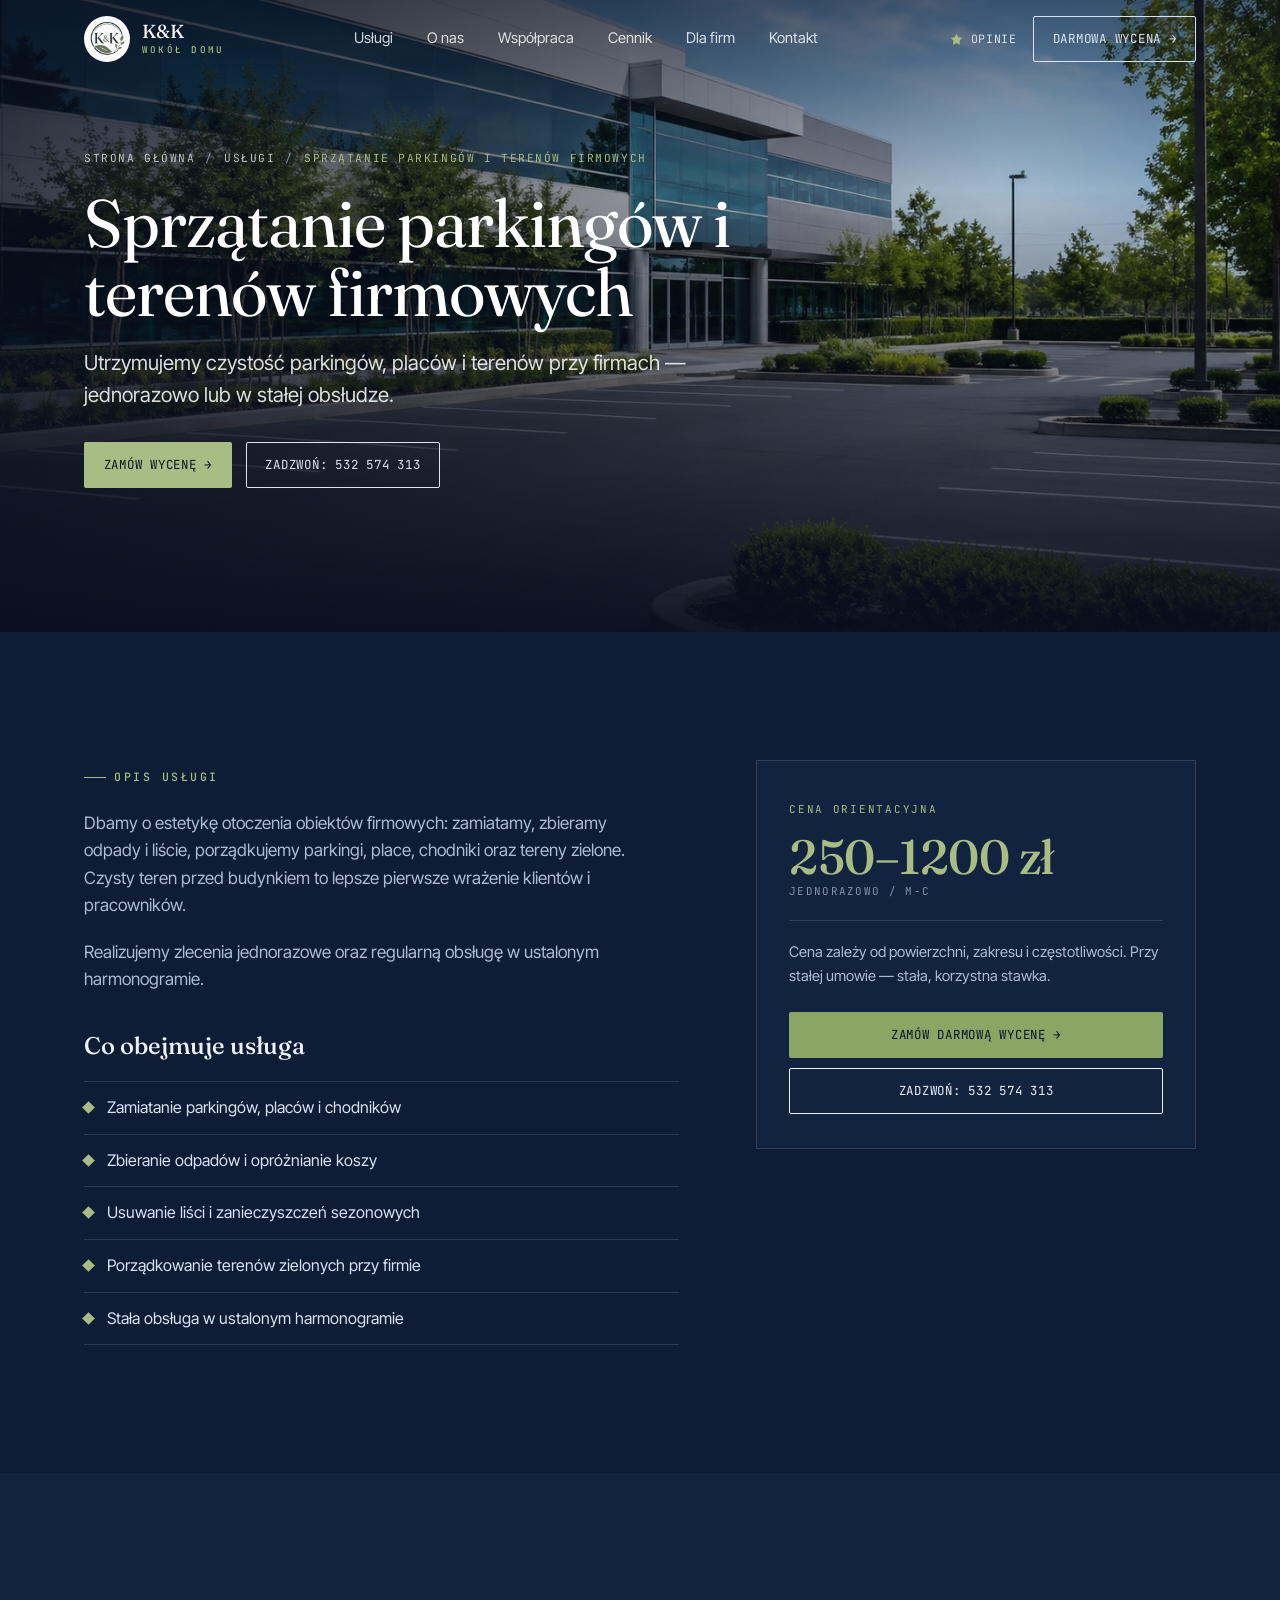
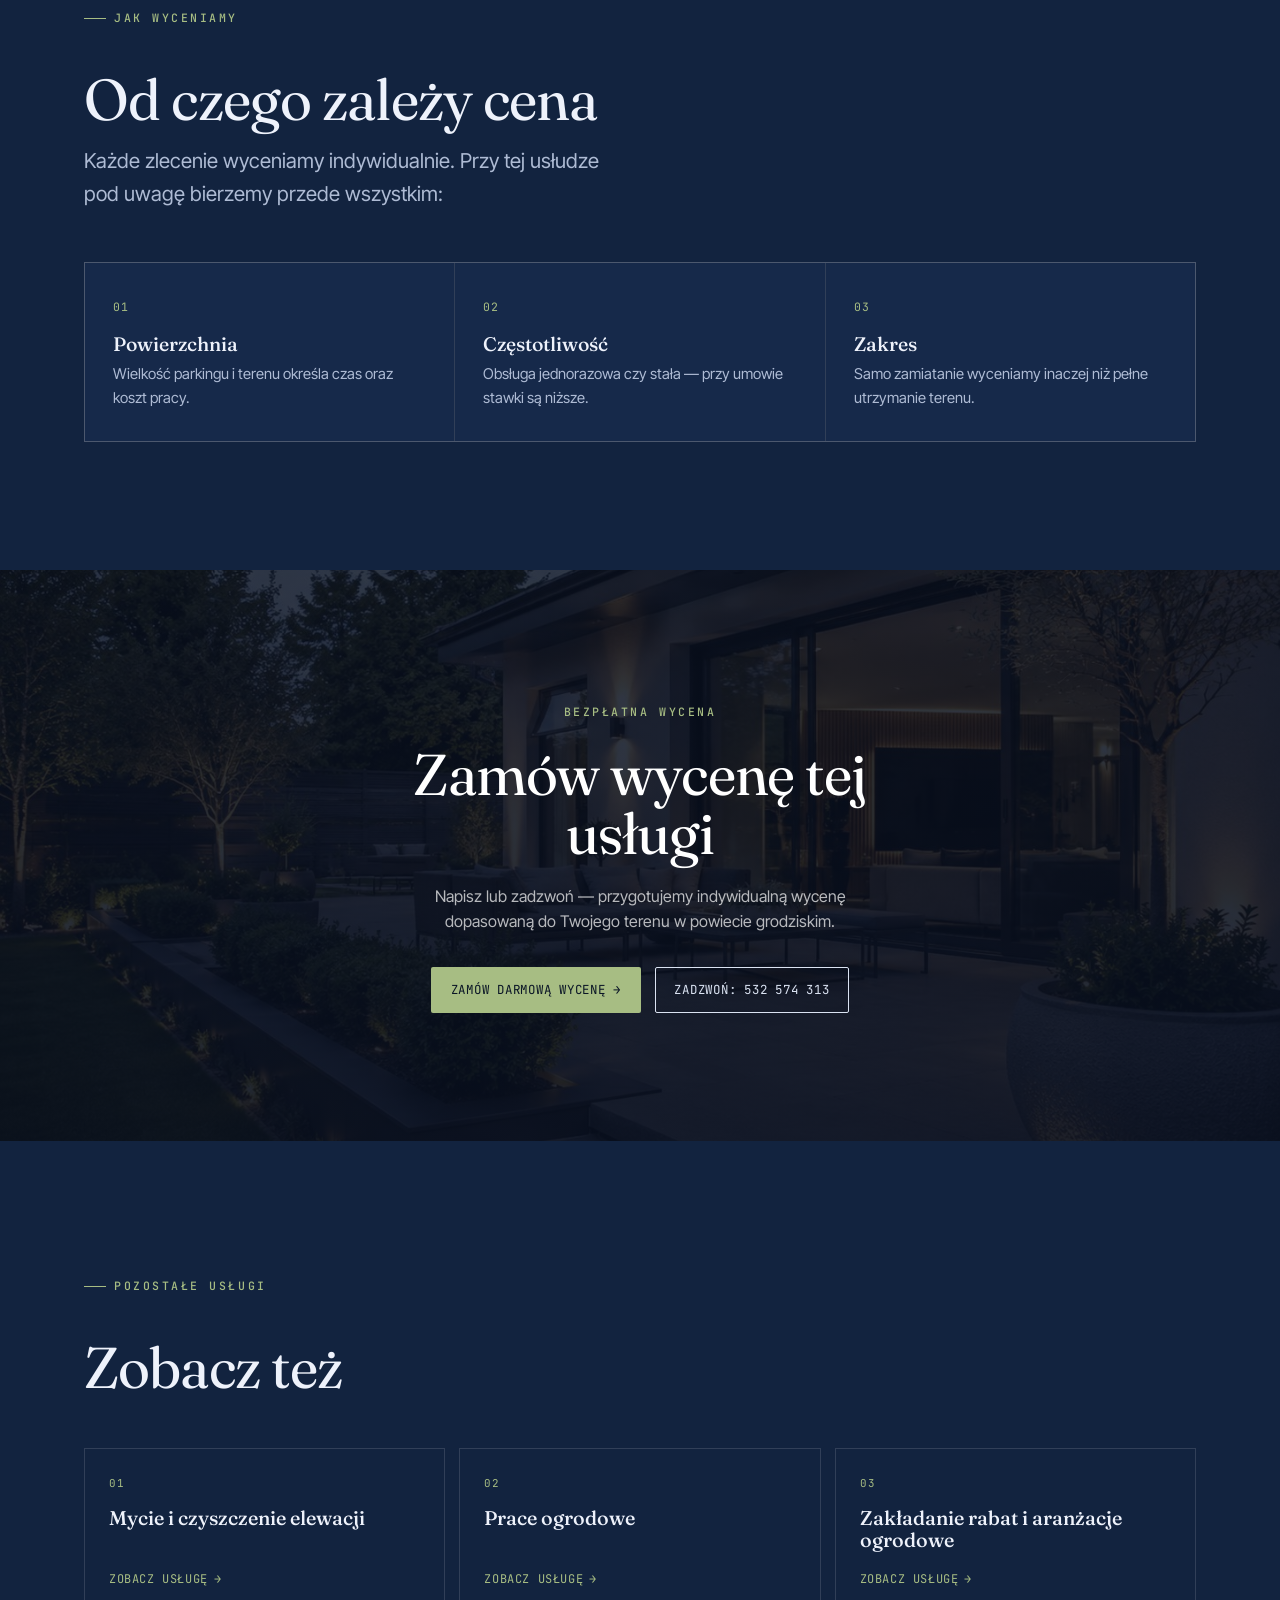
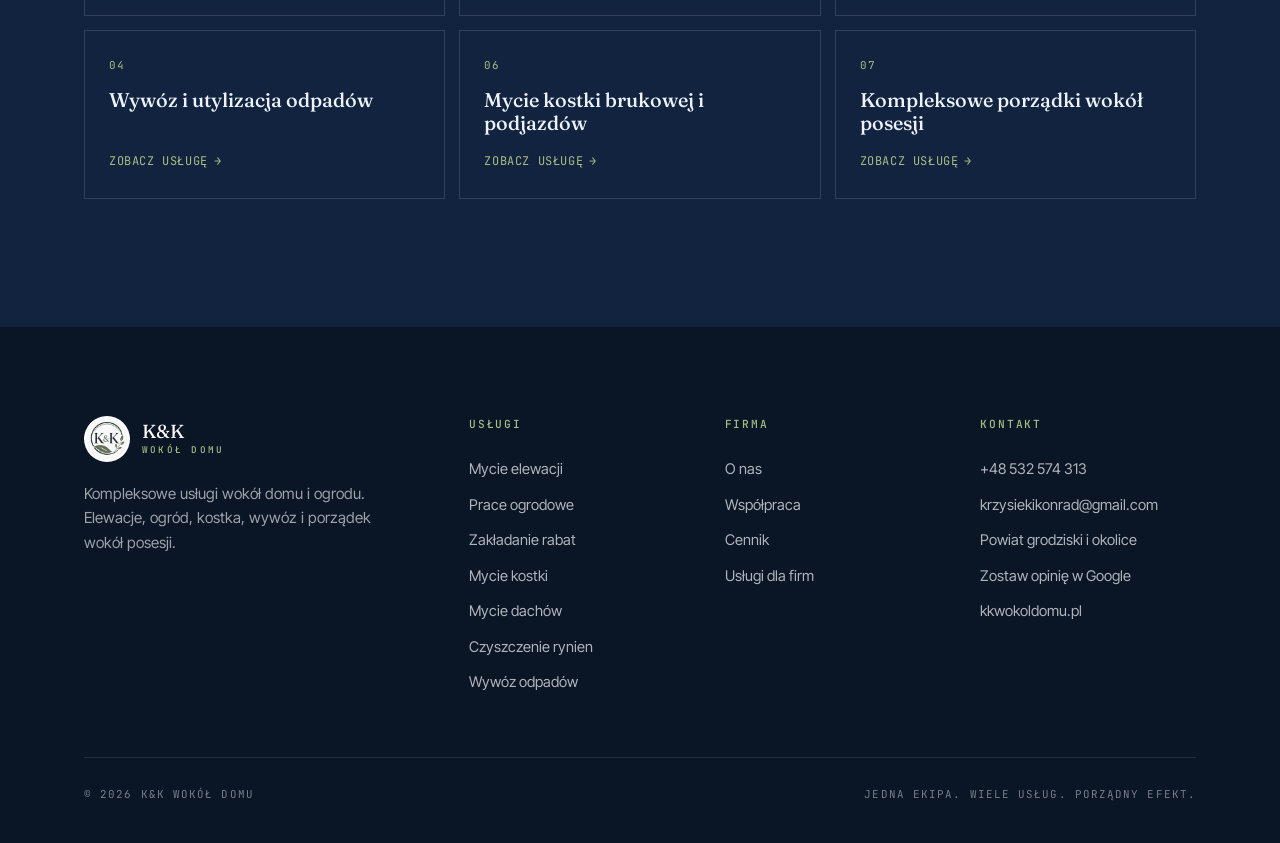
<file: uslugi/sprzatanie-parkingow.html>
<!DOCTYPE html>
<html lang="pl">
<head>
<meta charset="UTF-8">
<meta name="viewport" content="width=device-width, initial-scale=1.0">
<title>Sprzątanie parkingów i terenów firmowych — K&amp;K Wokół Domu</title>
<meta name="description" content="Sprzątanie parkingów, placów i terenów firmowych — jednorazowo lub stała obsługa. Powiat grodziski. Cena od 250 zł.">
<link rel="canonical" href="https://kkwokoldomu.pl/uslugi/sprzatanie-parkingow.html">
<meta property="og:title" content="Sprzątanie parkingów i terenów firmowych — K&amp;K Wokół Domu">
<meta property="og:description" content="Sprzątanie parkingów, placów i terenów firmowych — jednorazowo lub stała obsługa. Powiat grodziski. Cena od 250 zł.">
<meta property="og:image" content="https://kkwokoldomu.pl/assets/parking.jpg">
<link rel="icon" href="../favicon.ico" sizes="any">
<link rel="icon" type="image/png" sizes="48x48" href="../assets/favicon-48.png">
<link rel="icon" type="image/png" sizes="96x96" href="../assets/favicon-96.png">
<link rel="icon" type="image/png" sizes="192x192" href="../assets/favicon-192.png">
<link rel="apple-touch-icon" sizes="180x180" href="../assets/apple-touch-icon.png">
<link rel="preconnect" href="https://fonts.googleapis.com">
<link rel="preconnect" href="https://fonts.gstatic.com" crossorigin>
<link href="https://fonts.googleapis.com/css2?family=Fraunces:ital,opsz,wght@0,9..144,400;0,9..144,500;0,9..144,600;1,9..144,400&family=Inter+Tight:wght@400;500;600&family=JetBrains+Mono:wght@400;500&display=swap" rel="stylesheet">
<link rel="stylesheet" href="../assets/styles.css">
</head>
<body>

<header class="site-header" id="header">
  <div class="header-inner">
    <a class="brand" href="../index.html" aria-label="K&amp;K Wokół Domu — strona główna">
      <img src="../assets/logo.png" alt="Logo K&amp;K Wokół Domu">
      <span class="brand-name">K&amp;K<small>Wokół Domu</small></span>
    </a>
    <nav class="nav" aria-label="Główna nawigacja">
      <a href="../index.html#uslugi">Usługi</a>
      <a href="../index.html#o-nas">O nas</a>
      <a href="../index.html#wspolpraca">Współpraca</a>
      <a href="../index.html#cennik">Cennik</a>
      <a href="../index.html#dla-firm">Dla firm</a>
      <a href="../index.html#kontakt">Kontakt</a>
    </nav>
    <div class="header-actions">
      <a href="https://g.page/r/CXwYnqzqLuv0EBM/review" target="_blank" rel="noopener" class="header-review" title="Zostaw opinię w Google"><svg class="star" viewBox="0 0 24 24" width="15" height="15" fill="currentColor" aria-hidden="true"><path d="M12 2.5l2.9 5.88 6.49.95-4.7 4.58 1.11 6.46L12 17.42l-5.8 3.05 1.1-6.46-4.69-4.58 6.49-.95L12 2.5z"/></svg><span>Opinie</span></a>
      <a href="../index.html#kontakt" class="btn btn-outline on-dark header-cta">Darmowa wycena <span class="arw">&rarr;</span></a>
    </div>
    <button class="burger" id="burger" aria-label="Otwórz menu" aria-expanded="false"><span></span><span></span><span></span></button>
  </div>
</header>

<div class="mobile-nav" id="mobileNav">
  <a href="../index.html#uslugi">Usługi</a>
  <a href="../index.html#o-nas">O nas</a>
  <a href="../index.html#wspolpraca">Współpraca</a>
  <a href="../index.html#cennik">Cennik</a>
  <a href="../index.html#dla-firm">Dla firm</a>
  <a href="../index.html#kontakt">Kontakt</a>
  <a href="https://g.page/r/CXwYnqzqLuv0EBM/review" target="_blank" rel="noopener">Zostaw opinię w Google</a>
  <a href="../index.html#kontakt" class="btn btn-primary">Zamów darmową wycenę <span class="arw">&rarr;</span></a>
</div>

<section class="subhero">
  <div class="hero-media"><img src="../assets/parking.jpg" alt="Sprzątanie parkingów i terenów firmowych — K&amp;K Wokół Domu" fetchpriority="high"></div>
  <div class="hero-inner">
    <div class="breadcrumb">
      <a href="../index.html">Strona główna</a><span class="sep">/</span>
      <a href="../index.html#uslugi">Usługi</a><span class="sep">/</span>
      <span class="cur">Sprzątanie parkingów i terenów firmowych</span>
    </div>
    <h1 class="display">Sprzątanie parkingów i terenów firmowych</h1>
    <p class="lead">Utrzymujemy czystość parkingów, placów i terenów przy firmach — jednorazowo lub w stałej obsłudze.</p>
    <div class="hero-cta">
      <a href="../index.html#kontakt" class="btn btn-primary">Zamów wycenę <span class="arw">&rarr;</span></a>
      <a href="tel:+48532574313" class="btn btn-outline on-dark">Zadzwoń: 532 574 313</a>
    </div>
  </div>
</section>

<section class="band-cream pad">
  <div class="wrap">
    <div class="svc-detail">
      <div class="detail-body reveal">
        <span class="eyebrow">Opis usługi</span>
        <div style="margin-top:22px;">
          <p>Dbamy o estetykę otoczenia obiektów firmowych: zamiatamy, zbieramy odpady i liście, porządkujemy parkingi, place, chodniki oraz tereny zielone. Czysty teren przed budynkiem to lepsze pierwsze wrażenie klientów i pracowników.</p>
          <p>Realizujemy zlecenia jednorazowe oraz regularną obsługę w ustalonym harmonogramie.</p>
        </div>
        <h3>Co obejmuje usługa</h3>
        <ul class="checklist">
            <li>Zamiatanie parkingów, placów i chodników</li>
            <li>Zbieranie odpadów i opróżnianie koszy</li>
            <li>Usuwanie liści i zanieczyszczeń sezonowych</li>
            <li>Porządkowanie terenów zielonych przy firmie</li>
            <li>Stała obsługa w ustalonym harmonogramie</li>
        </ul>
      </div>
      <aside class="price-card reveal">
        <span class="k">Cena orientacyjna</span>
        <div class="amount">250–1200 zł</div>
        <div class="unit">jednorazowo / m-c</div>
        <p class="pc-note">Cena zależy od powierzchni, zakresu i częstotliwości. Przy stałej umowie — stała, korzystna stawka.</p>
        <a href="../index.html#kontakt" class="btn btn-primary">Zamów darmową wycenę <span class="arw">&rarr;</span></a>
        <a href="tel:+48532574313" class="btn btn-outline">Zadzwoń: 532 574 313</a>
      </aside>
    </div>
  </div>
</section>

<section class="band-cream-2 pad">
  <div class="wrap">
    <div class="sec-head reveal">
      <span class="eyebrow">Jak wyceniamy</span>
      <h2 class="display" style="margin-top:20px;">Od czego zależy cena</h2>
      <p class="lead" style="margin-top:16px;">Każde zlecenie wyceniamy indywidualnie. Przy tej usłudze pod uwagę bierzemy przede wszystkim:</p>
    </div>
    <div class="factors reveal">
      <div class="factor"><span class="n">01</span><h4>Powierzchnia</h4><p>Wielkość parkingu i terenu określa czas oraz koszt pracy.</p></div>
      <div class="factor"><span class="n">02</span><h4>Częstotliwość</h4><p>Obsługa jednorazowa czy stała — przy umowie stawki są niższe.</p></div>
      <div class="factor"><span class="n">03</span><h4>Zakres</h4><p>Samo zamiatanie wyceniamy inaczej niż pełne utrzymanie terenu.</p></div>
    </div>
  </div>
</section>

<section class="band-dark pad closing">
  <div class="closing-media"><img src="../assets/taras.jpg" alt="" loading="lazy"></div>
  <div class="wrap reveal">
    <span class="eyebrow on-dark">Bezpłatna wycena</span>
    <h2 class="display">Zamów wycenę tej usługi</h2>
    <p>Napisz lub zadzwoń — przygotujemy indywidualną wycenę dopasowaną do Twojego terenu w powiecie grodziskim.</p>
    <div class="hero-cta">
      <a href="../index.html#kontakt" class="btn btn-primary">Zamów darmową wycenę <span class="arw">&rarr;</span></a>
      <a href="tel:+48532574313" class="btn btn-outline on-dark">Zadzwoń: 532 574 313</a>
    </div>
  </div>
</section>

<section class="band-cream-2 pad">
  <div class="wrap">
    <div class="sec-head reveal">
      <span class="eyebrow">Pozostałe usługi</span>
      <h2 class="display" style="margin-top:20px;">Zobacz też</h2>
    </div>
    <div class="more-svc reveal">
      <a class="more-card" href="mycie-elewacji.html"><span class="n">01</span><h4>Mycie i czyszczenie elewacji</h4><span class="link-arrow">Zobacz usług&#281; <span class="arw">&rarr;</span></span></a>
      <a class="more-card" href="prace-ogrodowe.html"><span class="n">02</span><h4>Prace ogrodowe</h4><span class="link-arrow">Zobacz usług&#281; <span class="arw">&rarr;</span></span></a>
      <a class="more-card" href="zakladanie-rabat.html"><span class="n">03</span><h4>Zakładanie rabat i aranżacje ogrodowe</h4><span class="link-arrow">Zobacz usług&#281; <span class="arw">&rarr;</span></span></a>
      <a class="more-card" href="wywoz-odpadow.html"><span class="n">04</span><h4>Wywóz i utylizacja odpadów</h4><span class="link-arrow">Zobacz usług&#281; <span class="arw">&rarr;</span></span></a>
      <a class="more-card" href="mycie-kostki.html"><span class="n">06</span><h4>Mycie kostki brukowej i podjazdów</h4><span class="link-arrow">Zobacz usług&#281; <span class="arw">&rarr;</span></span></a>
      <a class="more-card" href="porzadki-posesji.html"><span class="n">07</span><h4>Kompleksowe porządki wokół posesji</h4><span class="link-arrow">Zobacz usług&#281; <span class="arw">&rarr;</span></span></a>
    </div>
  </div>
</section>

<footer class="footer">
  <div class="wrap">
    <div class="footer-top">
      <div class="footer-brand">
        <a class="brand" href="../index.html">
          <img src="../assets/logo.png" alt="Logo K&amp;K Wokół Domu" style="width:46px;height:46px;border-radius:50%;background:#fff;padding:2px;">
          <span class="brand-name">K&amp;K<small>Wokół Domu</small></span>
        </a>
        <p>Kompleksowe usługi wokół domu i ogrodu. Elewacje, ogród, kostka, wywóz i porządek wokół posesji.</p>
      </div>
      <div class="footer-col">
        <h5>Usługi</h5>
        <a href="mycie-elewacji.html">Mycie elewacji</a>
        <a href="prace-ogrodowe.html">Prace ogrodowe</a>
        <a href="zakladanie-rabat.html">Zakładanie rabat</a>
        <a href="mycie-kostki.html">Mycie kostki</a>
        <a href="mycie-dachow.html">Mycie dachów</a>
        <a href="czyszczenie-rynien.html">Czyszczenie rynien</a>
        <a href="wywoz-odpadow.html">Wywóz odpadów</a>
      </div>
      <div class="footer-col">
        <h5>Firma</h5>
        <a href="../index.html#o-nas">O nas</a>
        <a href="../index.html#wspolpraca">Współpraca</a>
        <a href="../index.html#cennik">Cennik</a>
        <a href="../index.html#dla-firm">Usługi dla firm</a>
      </div>
      <div class="footer-col">
        <h5>Kontakt</h5>
        <a href="tel:+48532574313">+48 532 574 313</a>
        <a href="mailto:krzysiekikonrad@gmail.com">krzysiekikonrad@gmail.com</a>
        <span>Powiat grodziski i okolice</span>
        <a href="https://g.page/r/CXwYnqzqLuv0EBM/review" target="_blank" rel="noopener">Zostaw opinię w Google</a>
        <span>kkwokoldomu.pl</span>
      </div>
    </div>
    <div class="footer-bottom">
      <span>© 2026 K&amp;K Wokół Domu</span>
      <span>Jedna ekipa. Wiele usług. Porządny efekt.</span>
    </div>
  </div>
</footer>

<script src="../assets/main.js" defer></script>
</body>
</html>
</file>
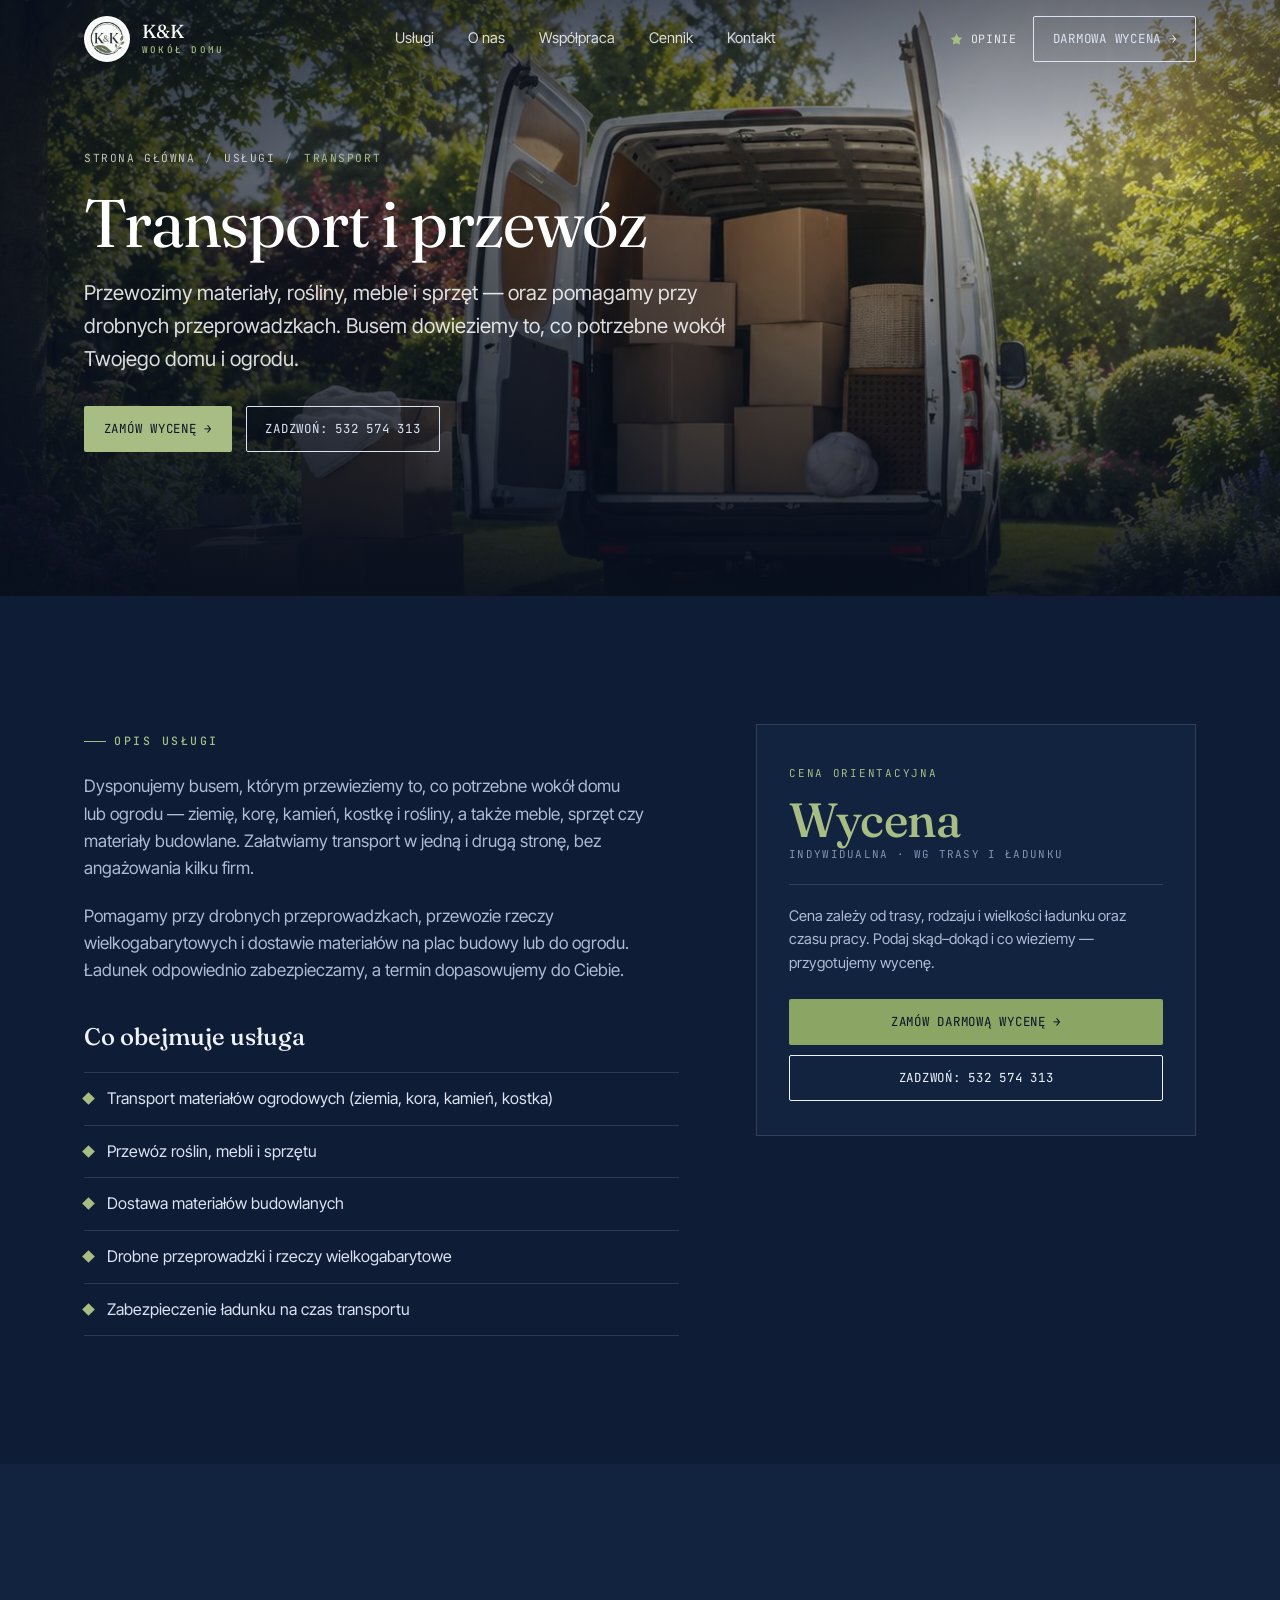
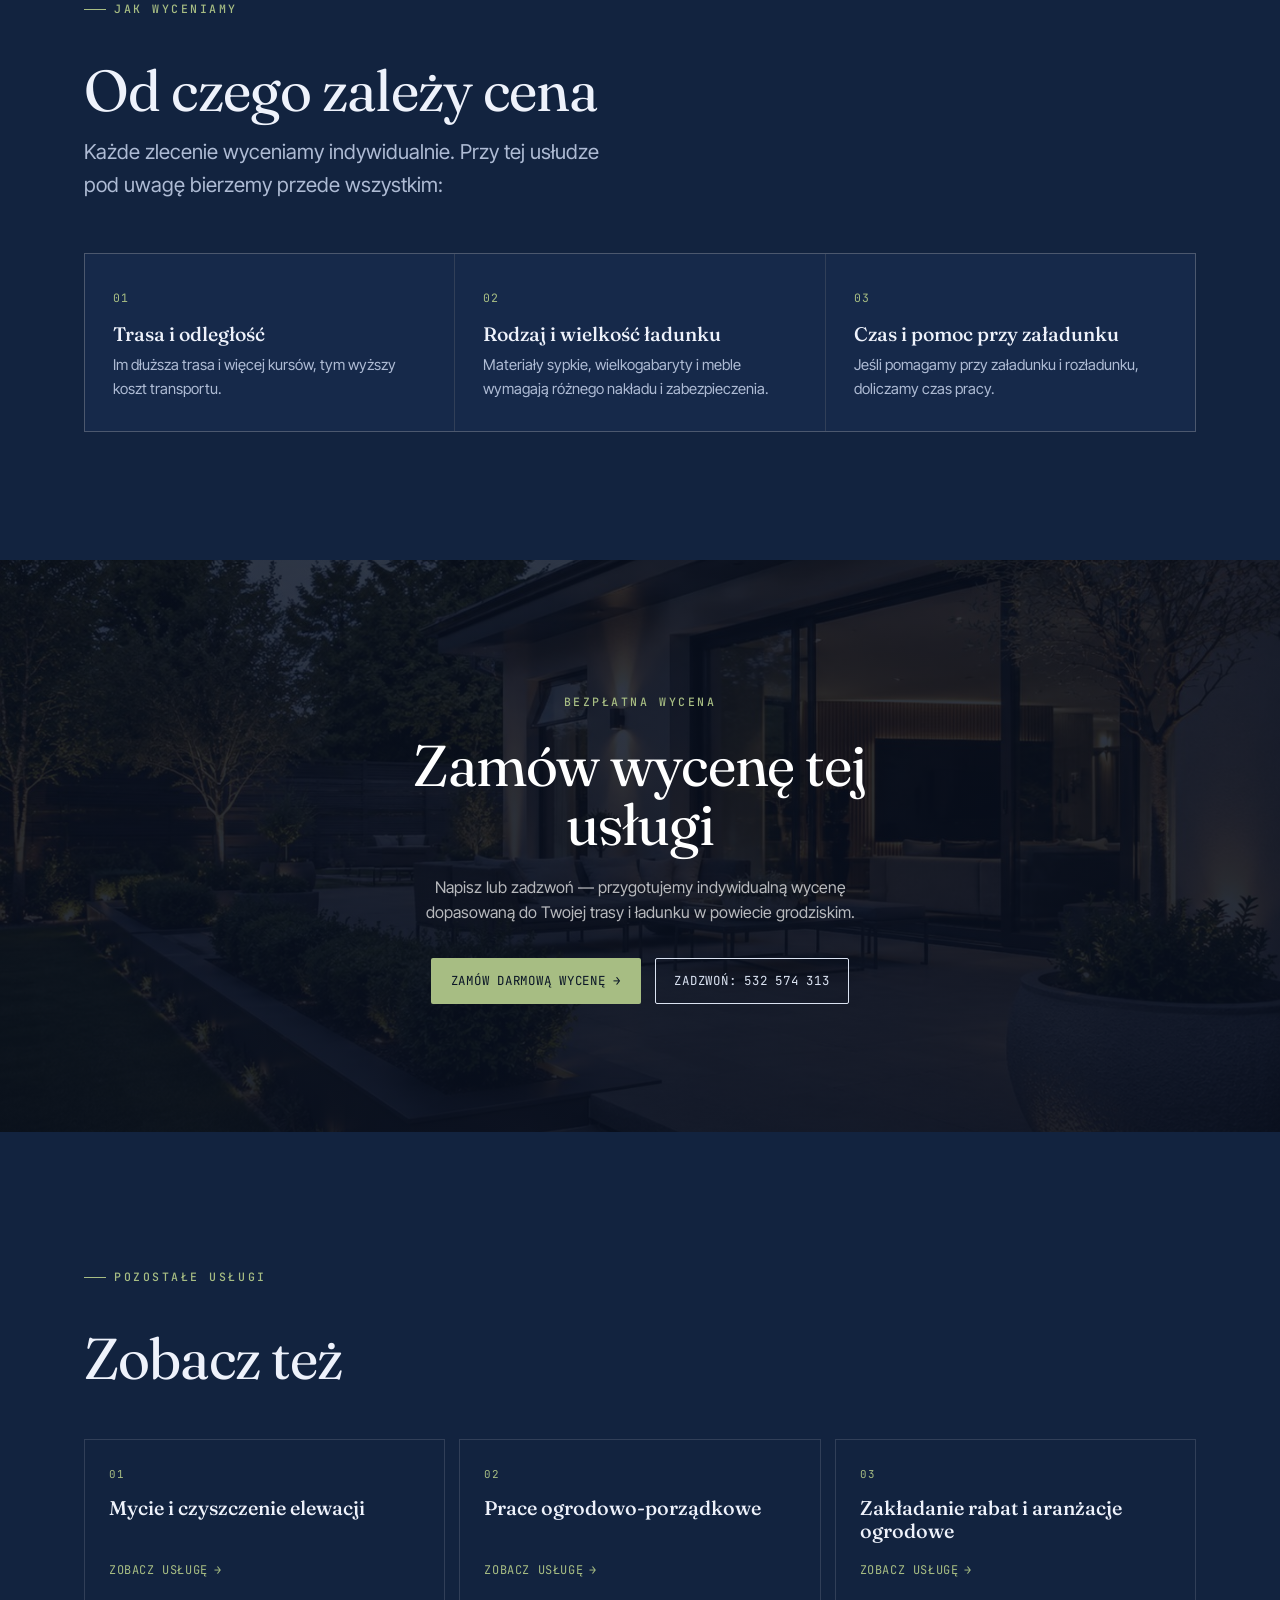
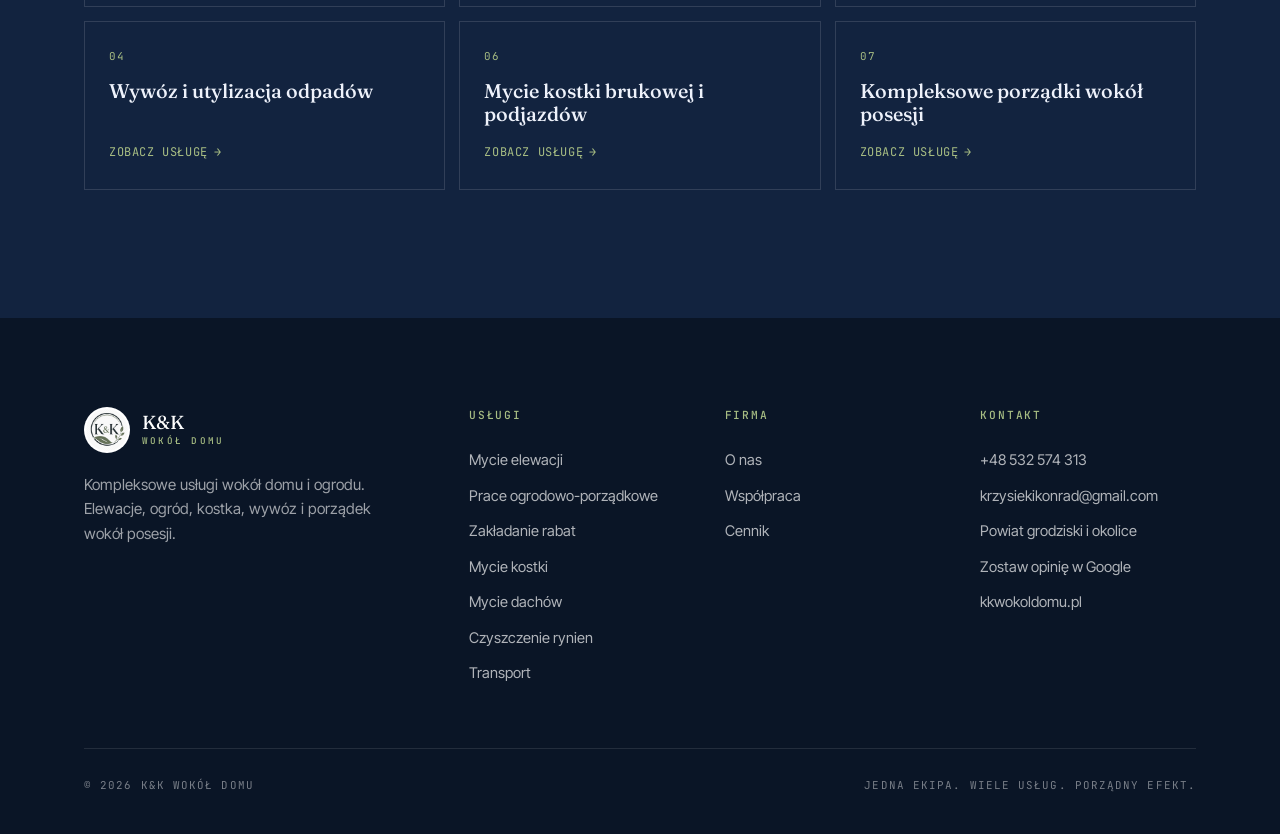
<file: uslugi/transport.html>
<!DOCTYPE html>
<html lang="pl">
<head>
<meta charset="UTF-8">
<meta name="viewport" content="width=device-width, initial-scale=1.0">
<!-- Google tag (gtag.js) -->
<script async src="https://www.googletagmanager.com/gtag/js?id=AW-18379504122"></script>
<script>
  window.dataLayer = window.dataLayer || [];
  function gtag(){dataLayer.push(arguments);}
  gtag('js', new Date());
  gtag('config', 'AW-18379504122');
</script>

<title>Transport i przewóz — K&amp;K Wokół Domu</title>
<meta name="description" content="Transport i przewóz materiałów ogrodowych, roślin, mebli i sprzętu oraz drobne przeprowadzki. Powiat grodziski. Wycena indywidualna.">
<link rel="canonical" href="https://kkwokoldomu.pl/uslugi/transport.html">
<meta property="og:title" content="Transport i przewóz — K&amp;K Wokół Domu">
<meta property="og:description" content="Transport i przewóz materiałów ogrodowych, roślin, mebli i sprzętu oraz drobne przeprowadzki. Powiat grodziski. Wycena indywidualna.">
<meta property="og:image" content="https://kkwokoldomu.pl/assets/transport.jpg">
<link rel="icon" href="../favicon.ico" sizes="any">
<link rel="icon" type="image/png" sizes="48x48" href="../assets/favicon-48.png">
<link rel="icon" type="image/png" sizes="96x96" href="../assets/favicon-96.png">
<link rel="icon" type="image/png" sizes="192x192" href="../assets/favicon-192.png">
<link rel="apple-touch-icon" sizes="180x180" href="../assets/apple-touch-icon.png">
<link rel="preconnect" href="https://fonts.googleapis.com">
<link rel="preconnect" href="https://fonts.gstatic.com" crossorigin>
<link href="https://fonts.googleapis.com/css2?family=Fraunces:ital,opsz,wght@0,9..144,400;0,9..144,500;0,9..144,600;1,9..144,400&family=Inter+Tight:wght@400;500;600&family=JetBrains+Mono:wght@400;500&display=swap" rel="stylesheet">
<link rel="stylesheet" href="../assets/styles.css">
</head>
<body>

<header class="site-header" id="header">
  <div class="header-inner">
    <a class="brand" href="../index.html" aria-label="K&amp;K Wokół Domu — strona główna">
      <img src="../assets/logo.png" alt="Logo K&amp;K Wokół Domu">
      <span class="brand-name">K&amp;K<small>Wokół Domu</small></span>
    </a>
    <nav class="nav" aria-label="Główna nawigacja">
      <a href="../index.html#uslugi">Usługi</a>
      <a href="../index.html#o-nas">O nas</a>
      <a href="../index.html#wspolpraca">Współpraca</a>
      <a href="../index.html#cennik">Cennik</a>
      <a href="../index.html#kontakt">Kontakt</a>
    </nav>
    <div class="header-actions">
      <a href="https://g.page/r/CXwYnqzqLuv0EBM/review" target="_blank" rel="noopener" class="header-review" title="Zostaw opinię w Google"><svg class="star" viewBox="0 0 24 24" width="15" height="15" fill="currentColor" aria-hidden="true"><path d="M12 2.5l2.9 5.88 6.49.95-4.7 4.58 1.11 6.46L12 17.42l-5.8 3.05 1.1-6.46-4.69-4.58 6.49-.95L12 2.5z"/></svg><span>Opinie</span></a>
      <a href="../index.html#kontakt" class="btn btn-outline on-dark header-cta">Darmowa wycena <span class="arw">&rarr;</span></a>
    </div>
    <button class="burger" id="burger" aria-label="Otwórz menu" aria-expanded="false"><span></span><span></span><span></span></button>
  </div>
</header>

<div class="mobile-nav" id="mobileNav">
  <a href="../index.html#uslugi">Usługi</a>
  <a href="../index.html#o-nas">O nas</a>
  <a href="../index.html#wspolpraca">Współpraca</a>
  <a href="../index.html#cennik">Cennik</a>
  <a href="../index.html#kontakt">Kontakt</a>
  <a href="https://g.page/r/CXwYnqzqLuv0EBM/review" target="_blank" rel="noopener">Zostaw opinię w Google</a>
  <a href="../index.html#kontakt" class="btn btn-primary">Zamów darmową wycenę <span class="arw">&rarr;</span></a>
</div>

<section class="subhero">
  <div class="hero-media"><img src="../assets/transport.jpg" alt="Transport i przewóz — bus K&amp;K Wokół Domu" fetchpriority="high"></div>
  <div class="hero-inner">
    <div class="breadcrumb">
      <a href="../index.html">Strona główna</a><span class="sep">/</span>
      <a href="../index.html#uslugi">Usługi</a><span class="sep">/</span>
      <span class="cur">Transport</span>
    </div>
    <h1 class="display">Transport i przewóz</h1>
    <p class="lead">Przewozimy materiały, rośliny, meble i sprzęt — oraz pomagamy przy drobnych przeprowadzkach. Busem dowieziemy to, co potrzebne wokół Twojego domu i ogrodu.</p>
    <div class="hero-cta">
      <a href="../index.html#kontakt" class="btn btn-primary">Zamów wycenę <span class="arw">&rarr;</span></a>
      <a href="tel:+48532574313" class="btn btn-outline on-dark">Zadzwoń: 532 574 313</a>
    </div>
  </div>
</section>

<section class="band-cream pad">
  <div class="wrap">
    <div class="svc-detail">
      <div class="detail-body reveal">
        <span class="eyebrow">Opis usługi</span>
        <div style="margin-top:22px;">
          <p>Dysponujemy busem, którym przewieziemy to, co potrzebne wokół domu lub ogrodu — ziemię, korę, kamień, kostkę i rośliny, a także meble, sprzęt czy materiały budowlane. Załatwiamy transport w jedną i drugą stronę, bez angażowania kilku firm.</p>
          <p>Pomagamy przy drobnych przeprowadzkach, przewozie rzeczy wielkogabarytowych i dostawie materiałów na plac budowy lub do ogrodu. Ładunek odpowiednio zabezpieczamy, a termin dopasowujemy do Ciebie.</p>
        </div>
        <h3>Co obejmuje usługa</h3>
        <ul class="checklist">
            <li>Transport materiałów ogrodowych (ziemia, kora, kamień, kostka)</li>
            <li>Przewóz roślin, mebli i sprzętu</li>
            <li>Dostawa materiałów budowlanych</li>
            <li>Drobne przeprowadzki i rzeczy wielkogabarytowe</li>
            <li>Zabezpieczenie ładunku na czas transportu</li>
        </ul>
      </div>
      <aside class="price-card reveal">
        <span class="k">Cena orientacyjna</span>
        <div class="amount">Wycena</div>
        <div class="unit">indywidualna · wg trasy i ładunku</div>
        <p class="pc-note">Cena zależy od trasy, rodzaju i wielkości ładunku oraz czasu pracy. Podaj skąd–dokąd i co wieziemy — przygotujemy wycenę.</p>
        <a href="../index.html#kontakt" class="btn btn-primary">Zamów darmową wycenę <span class="arw">&rarr;</span></a>
        <a href="tel:+48532574313" class="btn btn-outline">Zadzwoń: 532 574 313</a>
      </aside>
    </div>
  </div>
</section>

<section class="band-cream-2 pad">
  <div class="wrap">
    <div class="sec-head reveal">
      <span class="eyebrow">Jak wyceniamy</span>
      <h2 class="display" style="margin-top:20px;">Od czego zależy cena</h2>
      <p class="lead" style="margin-top:16px;">Każde zlecenie wyceniamy indywidualnie. Przy tej usłudze pod uwagę bierzemy przede wszystkim:</p>
    </div>
    <div class="factors reveal">
      <div class="factor"><span class="n">01</span><h4>Trasa i odległość</h4><p>Im dłuższa trasa i więcej kursów, tym wyższy koszt transportu.</p></div>
      <div class="factor"><span class="n">02</span><h4>Rodzaj i wielkość ładunku</h4><p>Materiały sypkie, wielkogabaryty i meble wymagają różnego nakładu i zabezpieczenia.</p></div>
      <div class="factor"><span class="n">03</span><h4>Czas i pomoc przy załadunku</h4><p>Jeśli pomagamy przy załadunku i rozładunku, doliczamy czas pracy.</p></div>
    </div>
  </div>
</section>

<section class="band-dark pad closing">
  <div class="closing-media"><img src="../assets/taras.jpg" alt="" loading="lazy"></div>
  <div class="wrap reveal">
    <span class="eyebrow on-dark">Bezpłatna wycena</span>
    <h2 class="display">Zamów wycenę tej usługi</h2>
    <p>Napisz lub zadzwoń — przygotujemy indywidualną wycenę dopasowaną do Twojej trasy i ładunku w powiecie grodziskim.</p>
    <div class="hero-cta">
      <a href="../index.html#kontakt" class="btn btn-primary">Zamów darmową wycenę <span class="arw">&rarr;</span></a>
      <a href="tel:+48532574313" class="btn btn-outline on-dark">Zadzwoń: 532 574 313</a>
    </div>
  </div>
</section>

<section class="band-cream-2 pad">
  <div class="wrap">
    <div class="sec-head reveal">
      <span class="eyebrow">Pozostałe usługi</span>
      <h2 class="display" style="margin-top:20px;">Zobacz też</h2>
    </div>
    <div class="more-svc reveal">
      <a class="more-card" href="mycie-elewacji.html"><span class="n">01</span><h4>Mycie i czyszczenie elewacji</h4><span class="link-arrow">Zobacz usług&#281; <span class="arw">&rarr;</span></span></a>
      <a class="more-card" href="prace-ogrodowe.html"><span class="n">02</span><h4>Prace ogrodowo-porządkowe</h4><span class="link-arrow">Zobacz usług&#281; <span class="arw">&rarr;</span></span></a>
      <a class="more-card" href="zakladanie-rabat.html"><span class="n">03</span><h4>Zakładanie rabat i aranżacje ogrodowe</h4><span class="link-arrow">Zobacz usług&#281; <span class="arw">&rarr;</span></span></a>
      <a class="more-card" href="wywoz-odpadow.html"><span class="n">04</span><h4>Wywóz i utylizacja odpadów</h4><span class="link-arrow">Zobacz usług&#281; <span class="arw">&rarr;</span></span></a>
      <a class="more-card" href="mycie-kostki.html"><span class="n">06</span><h4>Mycie kostki brukowej i podjazdów</h4><span class="link-arrow">Zobacz usług&#281; <span class="arw">&rarr;</span></span></a>
      <a class="more-card" href="porzadki-posesji.html"><span class="n">07</span><h4>Kompleksowe porządki wokół posesji</h4><span class="link-arrow">Zobacz usług&#281; <span class="arw">&rarr;</span></span></a>
    </div>
  </div>
</section>

<footer class="footer">
  <div class="wrap">
    <div class="footer-top">
      <div class="footer-brand">
        <a class="brand" href="../index.html">
          <img src="../assets/logo.png" alt="Logo K&amp;K Wokół Domu" style="width:46px;height:46px;border-radius:50%;background:#fff;padding:2px;">
          <span class="brand-name">K&amp;K<small>Wokół Domu</small></span>
        </a>
        <p>Kompleksowe usługi wokół domu i ogrodu. Elewacje, ogród, kostka, wywóz i porządek wokół posesji.</p>
      </div>
      <div class="footer-col">
        <h5>Usługi</h5>
        <a href="mycie-elewacji.html">Mycie elewacji</a>
        <a href="prace-ogrodowe.html">Prace ogrodowo-porządkowe</a>
        <a href="zakladanie-rabat.html">Zakładanie rabat</a>
        <a href="mycie-kostki.html">Mycie kostki</a>
        <a href="mycie-dachow.html">Mycie dachów</a>
        <a href="czyszczenie-rynien.html">Czyszczenie rynien</a>
        <a href="transport.html">Transport</a>
      </div>
      <div class="footer-col">
        <h5>Firma</h5>
        <a href="../index.html#o-nas">O nas</a>
        <a href="../index.html#wspolpraca">Współpraca</a>
        <a href="../index.html#cennik">Cennik</a>
      </div>
      <div class="footer-col">
        <h5>Kontakt</h5>
        <a href="tel:+48532574313">+48 532 574 313</a>
        <a href="mailto:krzysiekikonrad@gmail.com">krzysiekikonrad@gmail.com</a>
        <span>Powiat grodziski i okolice</span>
        <a href="https://g.page/r/CXwYnqzqLuv0EBM/review" target="_blank" rel="noopener">Zostaw opinię w Google</a>
        <span>kkwokoldomu.pl</span>
      </div>
    </div>
    <div class="footer-bottom">
      <span>© 2026 K&amp;K Wokół Domu</span>
      <span>Jedna ekipa. Wiele usług. Porządny efekt.</span>
    </div>
  </div>
</footer>

<script src="../assets/main.js" defer></script>
</body>
</html>
</file>
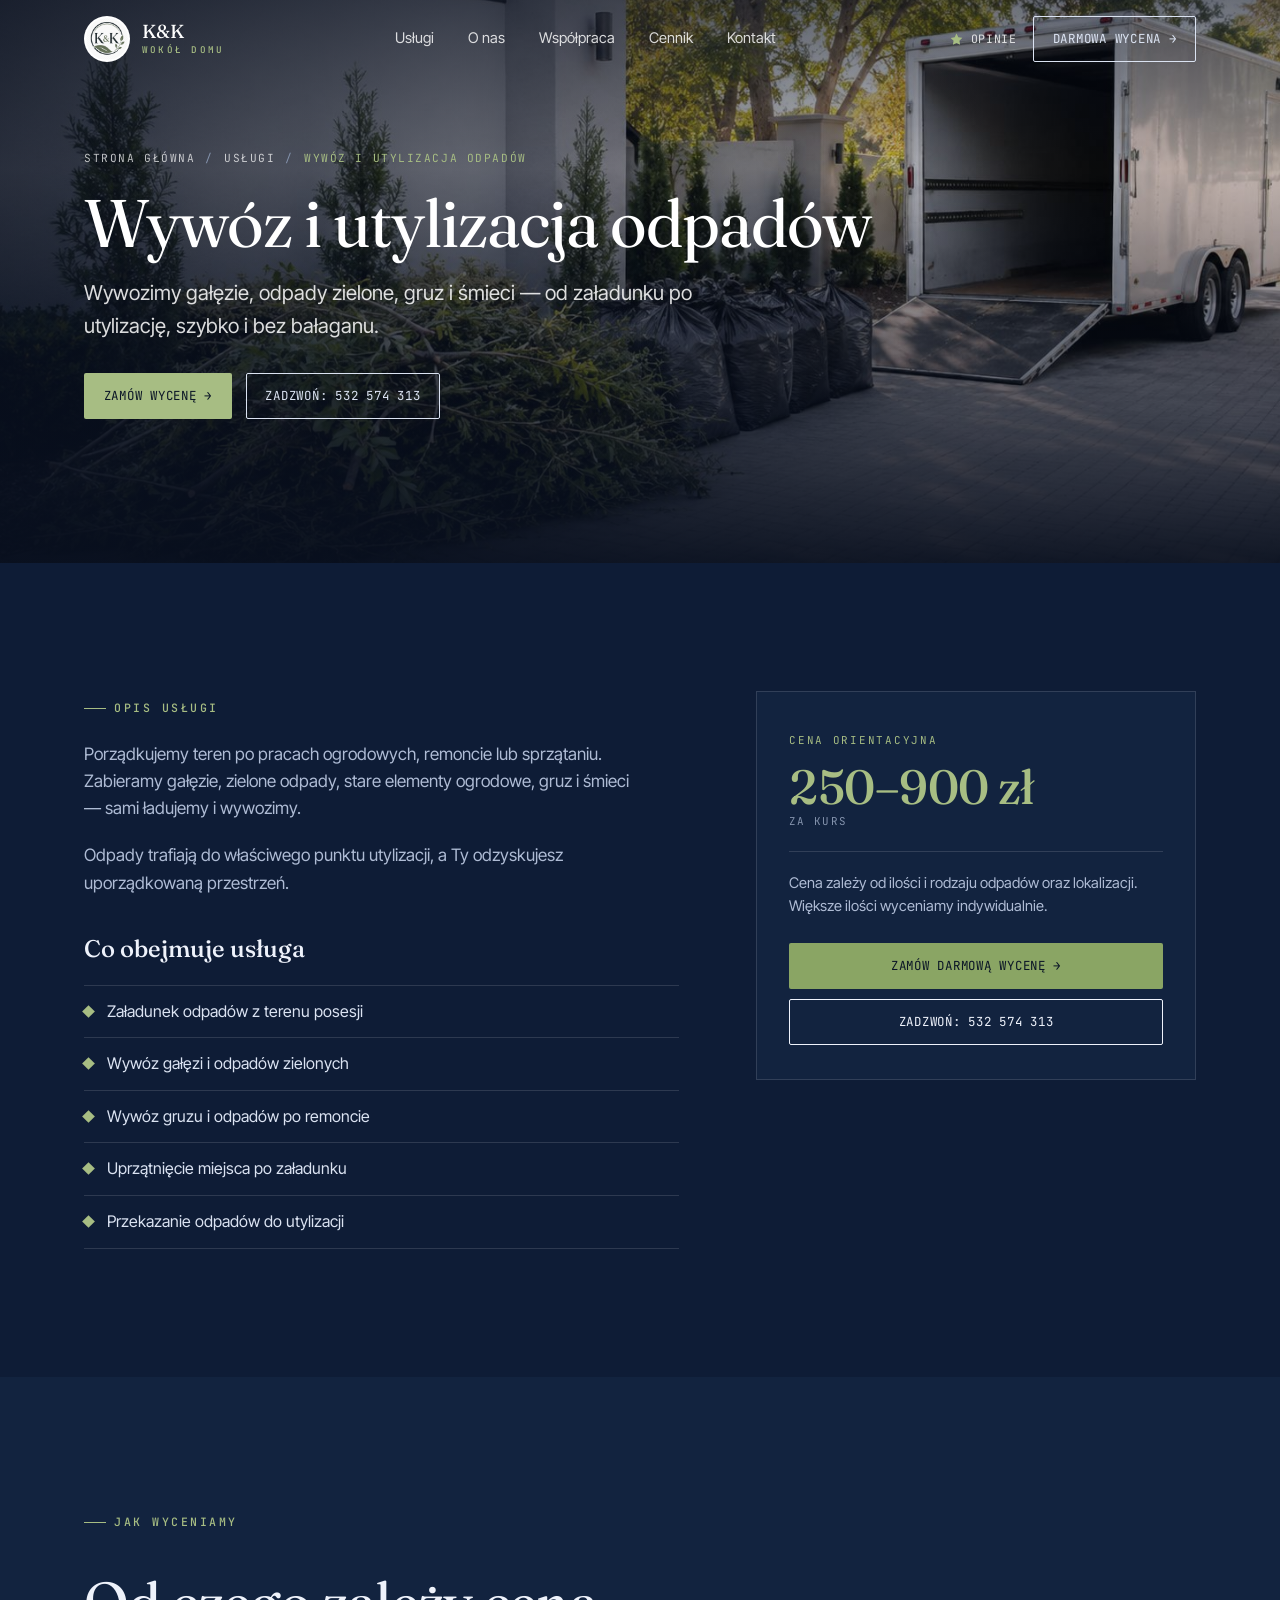
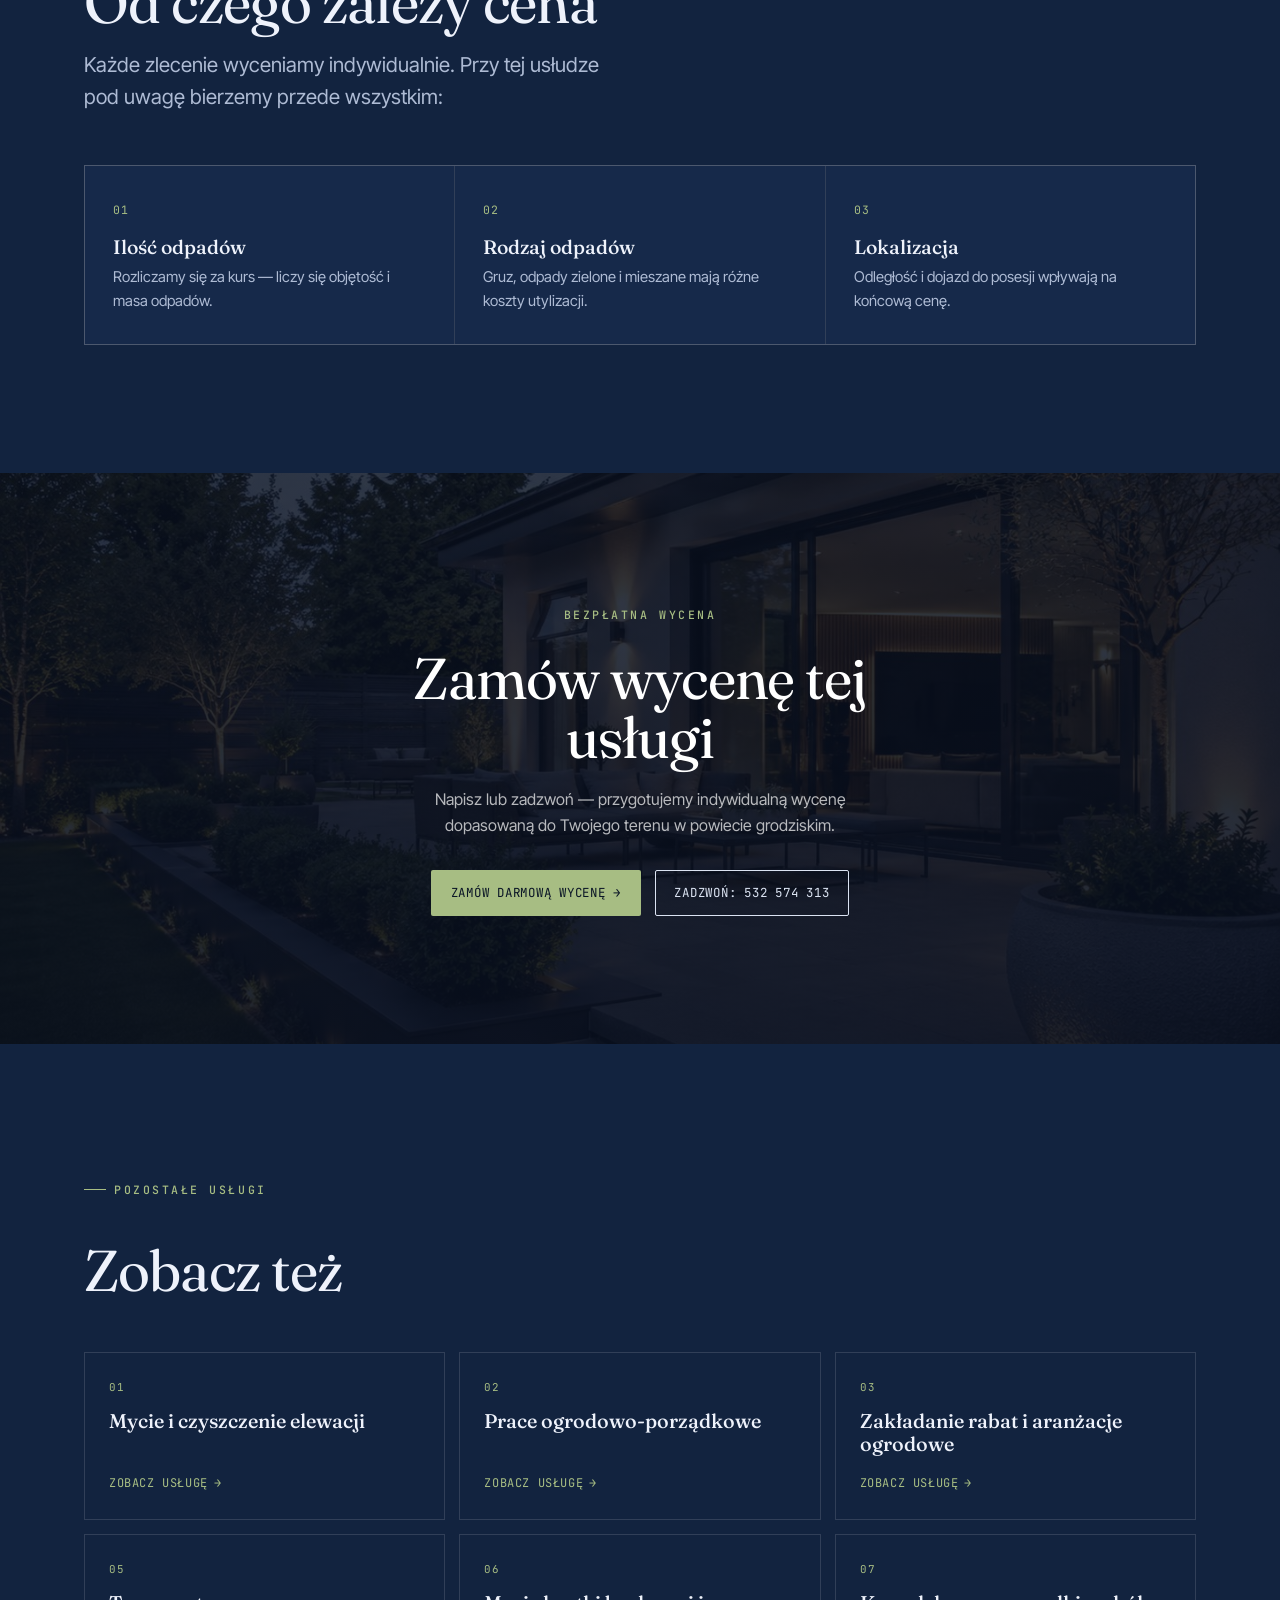
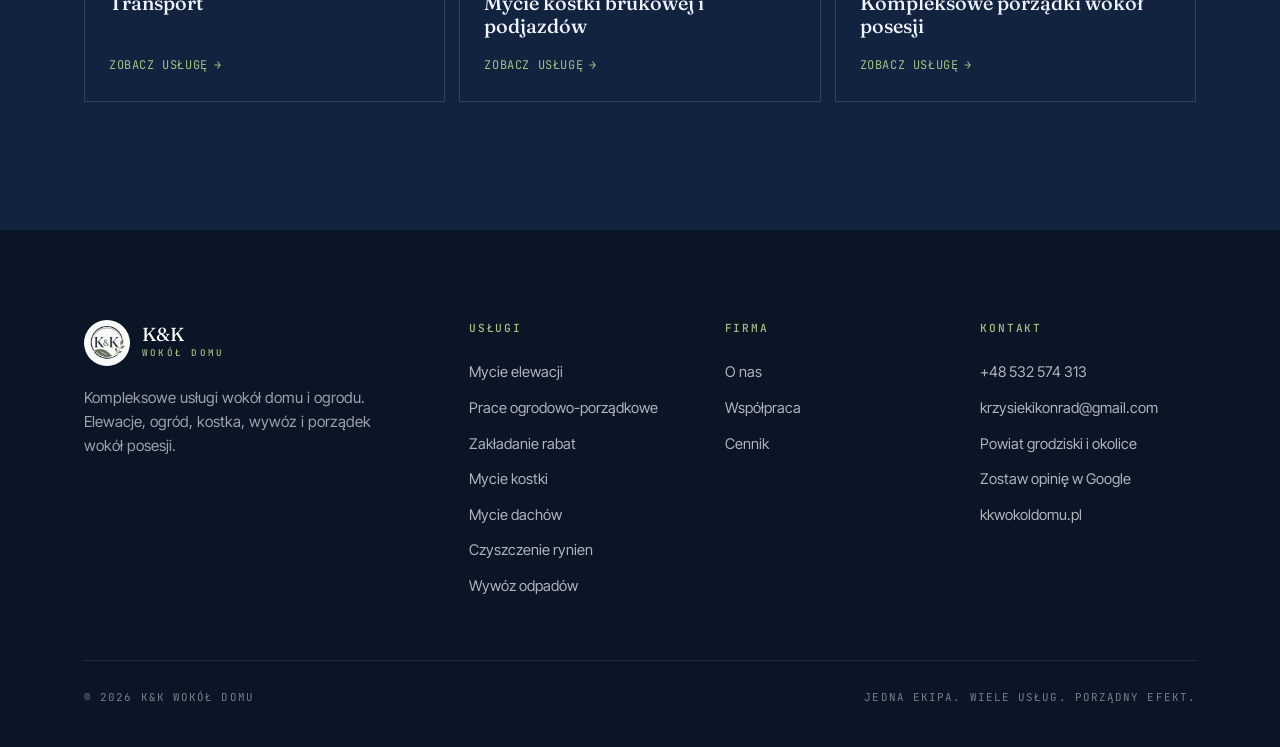
<file: uslugi/wywoz-odpadow.html>
<!DOCTYPE html>
<html lang="pl">
<head>
<meta charset="UTF-8">
<meta name="viewport" content="width=device-width, initial-scale=1.0">
<!-- Google tag (gtag.js) -->
<script async src="https://www.googletagmanager.com/gtag/js?id=AW-18379504122"></script>
<script>
  window.dataLayer = window.dataLayer || [];
  function gtag(){dataLayer.push(arguments);}
  gtag('js', new Date());
  gtag('config', 'AW-18379504122');
</script>

<title>Wywóz i utylizacja odpadów — K&amp;K Wokół Domu</title>
<meta name="description" content="Wywóz gałęzi, odpadów zielonych, gruzu i śmieci z posesji — załadunek i utylizacja. Powiat grodziski. Cena od 250 zł za kurs.">
<link rel="canonical" href="https://kkwokoldomu.pl/uslugi/wywoz-odpadow.html">
<meta property="og:title" content="Wywóz i utylizacja odpadów — K&amp;K Wokół Domu">
<meta property="og:description" content="Wywóz gałęzi, odpadów zielonych, gruzu i śmieci z posesji — załadunek i utylizacja. Powiat grodziski. Cena od 250 zł za kurs.">
<meta property="og:image" content="https://kkwokoldomu.pl/assets/wywoz.jpg">
<link rel="icon" href="../favicon.ico" sizes="any">
<link rel="icon" type="image/png" sizes="48x48" href="../assets/favicon-48.png">
<link rel="icon" type="image/png" sizes="96x96" href="../assets/favicon-96.png">
<link rel="icon" type="image/png" sizes="192x192" href="../assets/favicon-192.png">
<link rel="apple-touch-icon" sizes="180x180" href="../assets/apple-touch-icon.png">
<link rel="preconnect" href="https://fonts.googleapis.com">
<link rel="preconnect" href="https://fonts.gstatic.com" crossorigin>
<link href="https://fonts.googleapis.com/css2?family=Fraunces:ital,opsz,wght@0,9..144,400;0,9..144,500;0,9..144,600;1,9..144,400&family=Inter+Tight:wght@400;500;600&family=JetBrains+Mono:wght@400;500&display=swap" rel="stylesheet">
<link rel="stylesheet" href="../assets/styles.css">
</head>
<body>

<header class="site-header" id="header">
  <div class="header-inner">
    <a class="brand" href="../index.html" aria-label="K&amp;K Wokół Domu — strona główna">
      <img src="../assets/logo.png" alt="Logo K&amp;K Wokół Domu">
      <span class="brand-name">K&amp;K<small>Wokół Domu</small></span>
    </a>
    <nav class="nav" aria-label="Główna nawigacja">
      <a href="../index.html#uslugi">Usługi</a>
      <a href="../index.html#o-nas">O nas</a>
      <a href="../index.html#wspolpraca">Współpraca</a>
      <a href="../index.html#cennik">Cennik</a>
      <a href="../index.html#kontakt">Kontakt</a>
    </nav>
    <div class="header-actions">
      <a href="https://g.page/r/CXwYnqzqLuv0EBM/review" target="_blank" rel="noopener" class="header-review" title="Zostaw opinię w Google"><svg class="star" viewBox="0 0 24 24" width="15" height="15" fill="currentColor" aria-hidden="true"><path d="M12 2.5l2.9 5.88 6.49.95-4.7 4.58 1.11 6.46L12 17.42l-5.8 3.05 1.1-6.46-4.69-4.58 6.49-.95L12 2.5z"/></svg><span>Opinie</span></a>
      <a href="../index.html#kontakt" class="btn btn-outline on-dark header-cta">Darmowa wycena <span class="arw">&rarr;</span></a>
    </div>
    <button class="burger" id="burger" aria-label="Otwórz menu" aria-expanded="false"><span></span><span></span><span></span></button>
  </div>
</header>

<div class="mobile-nav" id="mobileNav">
  <a href="../index.html#uslugi">Usługi</a>
  <a href="../index.html#o-nas">O nas</a>
  <a href="../index.html#wspolpraca">Współpraca</a>
  <a href="../index.html#cennik">Cennik</a>
  <a href="../index.html#kontakt">Kontakt</a>
  <a href="https://g.page/r/CXwYnqzqLuv0EBM/review" target="_blank" rel="noopener">Zostaw opinię w Google</a>
  <a href="../index.html#kontakt" class="btn btn-primary">Zamów darmową wycenę <span class="arw">&rarr;</span></a>
</div>

<section class="subhero">
  <div class="hero-media"><img src="../assets/wywoz.jpg" alt="Wywóz i utylizacja odpadów — K&amp;K Wokół Domu" fetchpriority="high"></div>
  <div class="hero-inner">
    <div class="breadcrumb">
      <a href="../index.html">Strona główna</a><span class="sep">/</span>
      <a href="../index.html#uslugi">Usługi</a><span class="sep">/</span>
      <span class="cur">Wywóz i utylizacja odpadów</span>
    </div>
    <h1 class="display">Wywóz i utylizacja odpadów</h1>
    <p class="lead">Wywozimy gałęzie, odpady zielone, gruz i śmieci — od załadunku po utylizację, szybko i bez bałaganu.</p>
    <div class="hero-cta">
      <a href="../index.html#kontakt" class="btn btn-primary">Zamów wycenę <span class="arw">&rarr;</span></a>
      <a href="tel:+48532574313" class="btn btn-outline on-dark">Zadzwoń: 532 574 313</a>
    </div>
  </div>
</section>

<section class="band-cream pad">
  <div class="wrap">
    <div class="svc-detail">
      <div class="detail-body reveal">
        <span class="eyebrow">Opis usługi</span>
        <div style="margin-top:22px;">
          <p>Porządkujemy teren po pracach ogrodowych, remoncie lub sprzątaniu. Zabieramy gałęzie, zielone odpady, stare elementy ogrodowe, gruz i śmieci — sami ładujemy i wywozimy.</p>
          <p>Odpady trafiają do właściwego punktu utylizacji, a Ty odzyskujesz uporządkowaną przestrzeń.</p>
        </div>
        <h3>Co obejmuje usługa</h3>
        <ul class="checklist">
            <li>Załadunek odpadów z terenu posesji</li>
            <li>Wywóz gałęzi i odpadów zielonych</li>
            <li>Wywóz gruzu i odpadów po remoncie</li>
            <li>Uprzątnięcie miejsca po załadunku</li>
            <li>Przekazanie odpadów do utylizacji</li>
        </ul>
      </div>
      <aside class="price-card reveal">
        <span class="k">Cena orientacyjna</span>
        <div class="amount">250–900 zł</div>
        <div class="unit">za kurs</div>
        <p class="pc-note">Cena zależy od ilości i rodzaju odpadów oraz lokalizacji. Większe ilości wyceniamy indywidualnie.</p>
        <a href="../index.html#kontakt" class="btn btn-primary">Zamów darmową wycenę <span class="arw">&rarr;</span></a>
        <a href="tel:+48532574313" class="btn btn-outline">Zadzwoń: 532 574 313</a>
      </aside>
    </div>
  </div>
</section>

<section class="band-cream-2 pad">
  <div class="wrap">
    <div class="sec-head reveal">
      <span class="eyebrow">Jak wyceniamy</span>
      <h2 class="display" style="margin-top:20px;">Od czego zależy cena</h2>
      <p class="lead" style="margin-top:16px;">Każde zlecenie wyceniamy indywidualnie. Przy tej usłudze pod uwagę bierzemy przede wszystkim:</p>
    </div>
    <div class="factors reveal">
      <div class="factor"><span class="n">01</span><h4>Ilość odpadów</h4><p>Rozliczamy się za kurs — liczy się objętość i masa odpadów.</p></div>
      <div class="factor"><span class="n">02</span><h4>Rodzaj odpadów</h4><p>Gruz, odpady zielone i mieszane mają różne koszty utylizacji.</p></div>
      <div class="factor"><span class="n">03</span><h4>Lokalizacja</h4><p>Odległość i dojazd do posesji wpływają na końcową cenę.</p></div>
    </div>
  </div>
</section>

<section class="band-dark pad closing">
  <div class="closing-media"><img src="../assets/taras.jpg" alt="" loading="lazy"></div>
  <div class="wrap reveal">
    <span class="eyebrow on-dark">Bezpłatna wycena</span>
    <h2 class="display">Zamów wycenę tej usługi</h2>
    <p>Napisz lub zadzwoń — przygotujemy indywidualną wycenę dopasowaną do Twojego terenu w powiecie grodziskim.</p>
    <div class="hero-cta">
      <a href="../index.html#kontakt" class="btn btn-primary">Zamów darmową wycenę <span class="arw">&rarr;</span></a>
      <a href="tel:+48532574313" class="btn btn-outline on-dark">Zadzwoń: 532 574 313</a>
    </div>
  </div>
</section>

<section class="band-cream-2 pad">
  <div class="wrap">
    <div class="sec-head reveal">
      <span class="eyebrow">Pozostałe usługi</span>
      <h2 class="display" style="margin-top:20px;">Zobacz też</h2>
    </div>
    <div class="more-svc reveal">
      <a class="more-card" href="mycie-elewacji.html"><span class="n">01</span><h4>Mycie i czyszczenie elewacji</h4><span class="link-arrow">Zobacz usług&#281; <span class="arw">&rarr;</span></span></a>
      <a class="more-card" href="prace-ogrodowe.html"><span class="n">02</span><h4>Prace ogrodowo-porządkowe</h4><span class="link-arrow">Zobacz usług&#281; <span class="arw">&rarr;</span></span></a>
      <a class="more-card" href="zakladanie-rabat.html"><span class="n">03</span><h4>Zakładanie rabat i aranżacje ogrodowe</h4><span class="link-arrow">Zobacz usług&#281; <span class="arw">&rarr;</span></span></a>
      <a class="more-card" href="transport.html"><span class="n">05</span><h4>Transport</h4><span class="link-arrow">Zobacz usług&#281; <span class="arw">&rarr;</span></span></a>
      <a class="more-card" href="mycie-kostki.html"><span class="n">06</span><h4>Mycie kostki brukowej i podjazdów</h4><span class="link-arrow">Zobacz usług&#281; <span class="arw">&rarr;</span></span></a>
      <a class="more-card" href="porzadki-posesji.html"><span class="n">07</span><h4>Kompleksowe porządki wokół posesji</h4><span class="link-arrow">Zobacz usług&#281; <span class="arw">&rarr;</span></span></a>
    </div>
  </div>
</section>

<footer class="footer">
  <div class="wrap">
    <div class="footer-top">
      <div class="footer-brand">
        <a class="brand" href="../index.html">
          <img src="../assets/logo.png" alt="Logo K&amp;K Wokół Domu" style="width:46px;height:46px;border-radius:50%;background:#fff;padding:2px;">
          <span class="brand-name">K&amp;K<small>Wokół Domu</small></span>
        </a>
        <p>Kompleksowe usługi wokół domu i ogrodu. Elewacje, ogród, kostka, wywóz i porządek wokół posesji.</p>
      </div>
      <div class="footer-col">
        <h5>Usługi</h5>
        <a href="mycie-elewacji.html">Mycie elewacji</a>
        <a href="prace-ogrodowe.html">Prace ogrodowo-porządkowe</a>
        <a href="zakladanie-rabat.html">Zakładanie rabat</a>
        <a href="mycie-kostki.html">Mycie kostki</a>
        <a href="mycie-dachow.html">Mycie dachów</a>
        <a href="czyszczenie-rynien.html">Czyszczenie rynien</a>
        <a href="wywoz-odpadow.html">Wywóz odpadów</a>
      </div>
      <div class="footer-col">
        <h5>Firma</h5>
        <a href="../index.html#o-nas">O nas</a>
        <a href="../index.html#wspolpraca">Współpraca</a>
        <a href="../index.html#cennik">Cennik</a>
      </div>
      <div class="footer-col">
        <h5>Kontakt</h5>
        <a href="tel:+48532574313">+48 532 574 313</a>
        <a href="mailto:krzysiekikonrad@gmail.com">krzysiekikonrad@gmail.com</a>
        <span>Powiat grodziski i okolice</span>
        <a href="https://g.page/r/CXwYnqzqLuv0EBM/review" target="_blank" rel="noopener">Zostaw opinię w Google</a>
        <span>kkwokoldomu.pl</span>
      </div>
    </div>
    <div class="footer-bottom">
      <span>© 2026 K&amp;K Wokół Domu</span>
      <span>Jedna ekipa. Wiele usług. Porządny efekt.</span>
    </div>
  </div>
</footer>

<script src="../assets/main.js" defer></script>
</body>
</html>
</file>
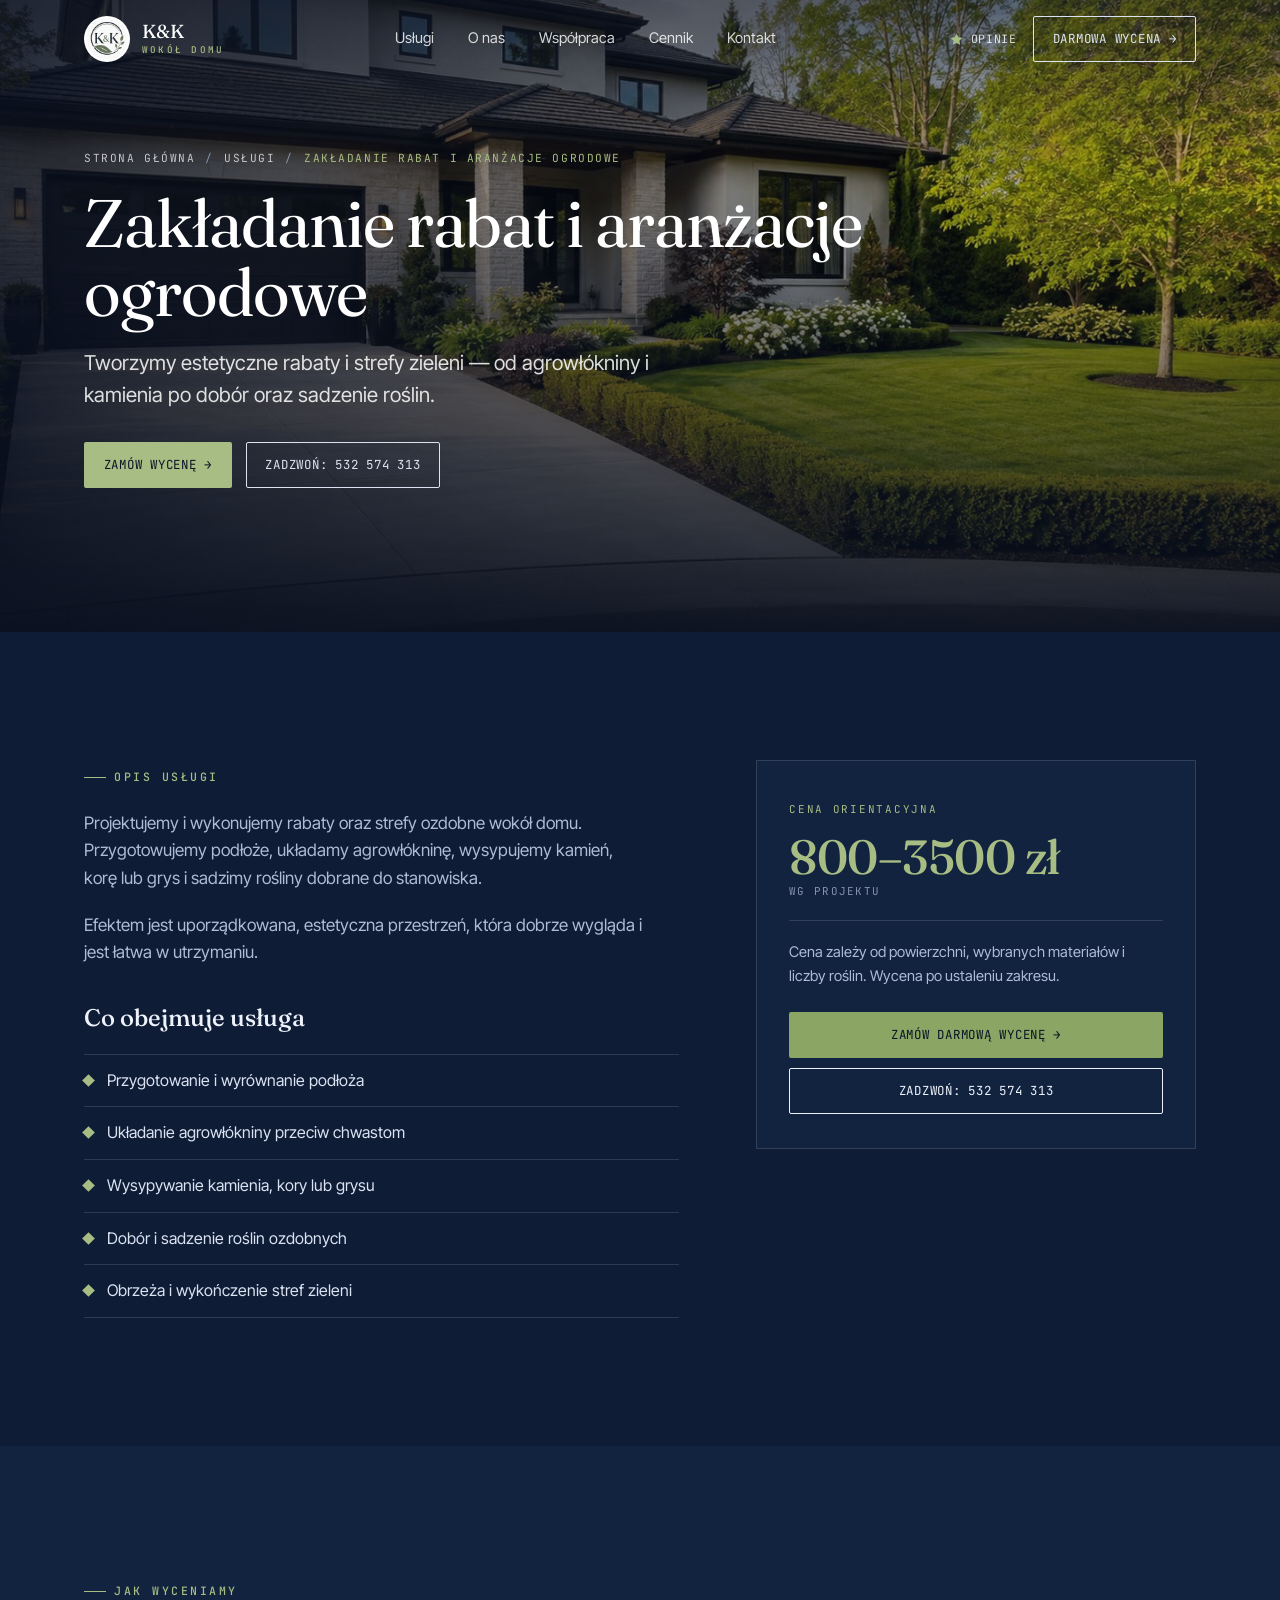
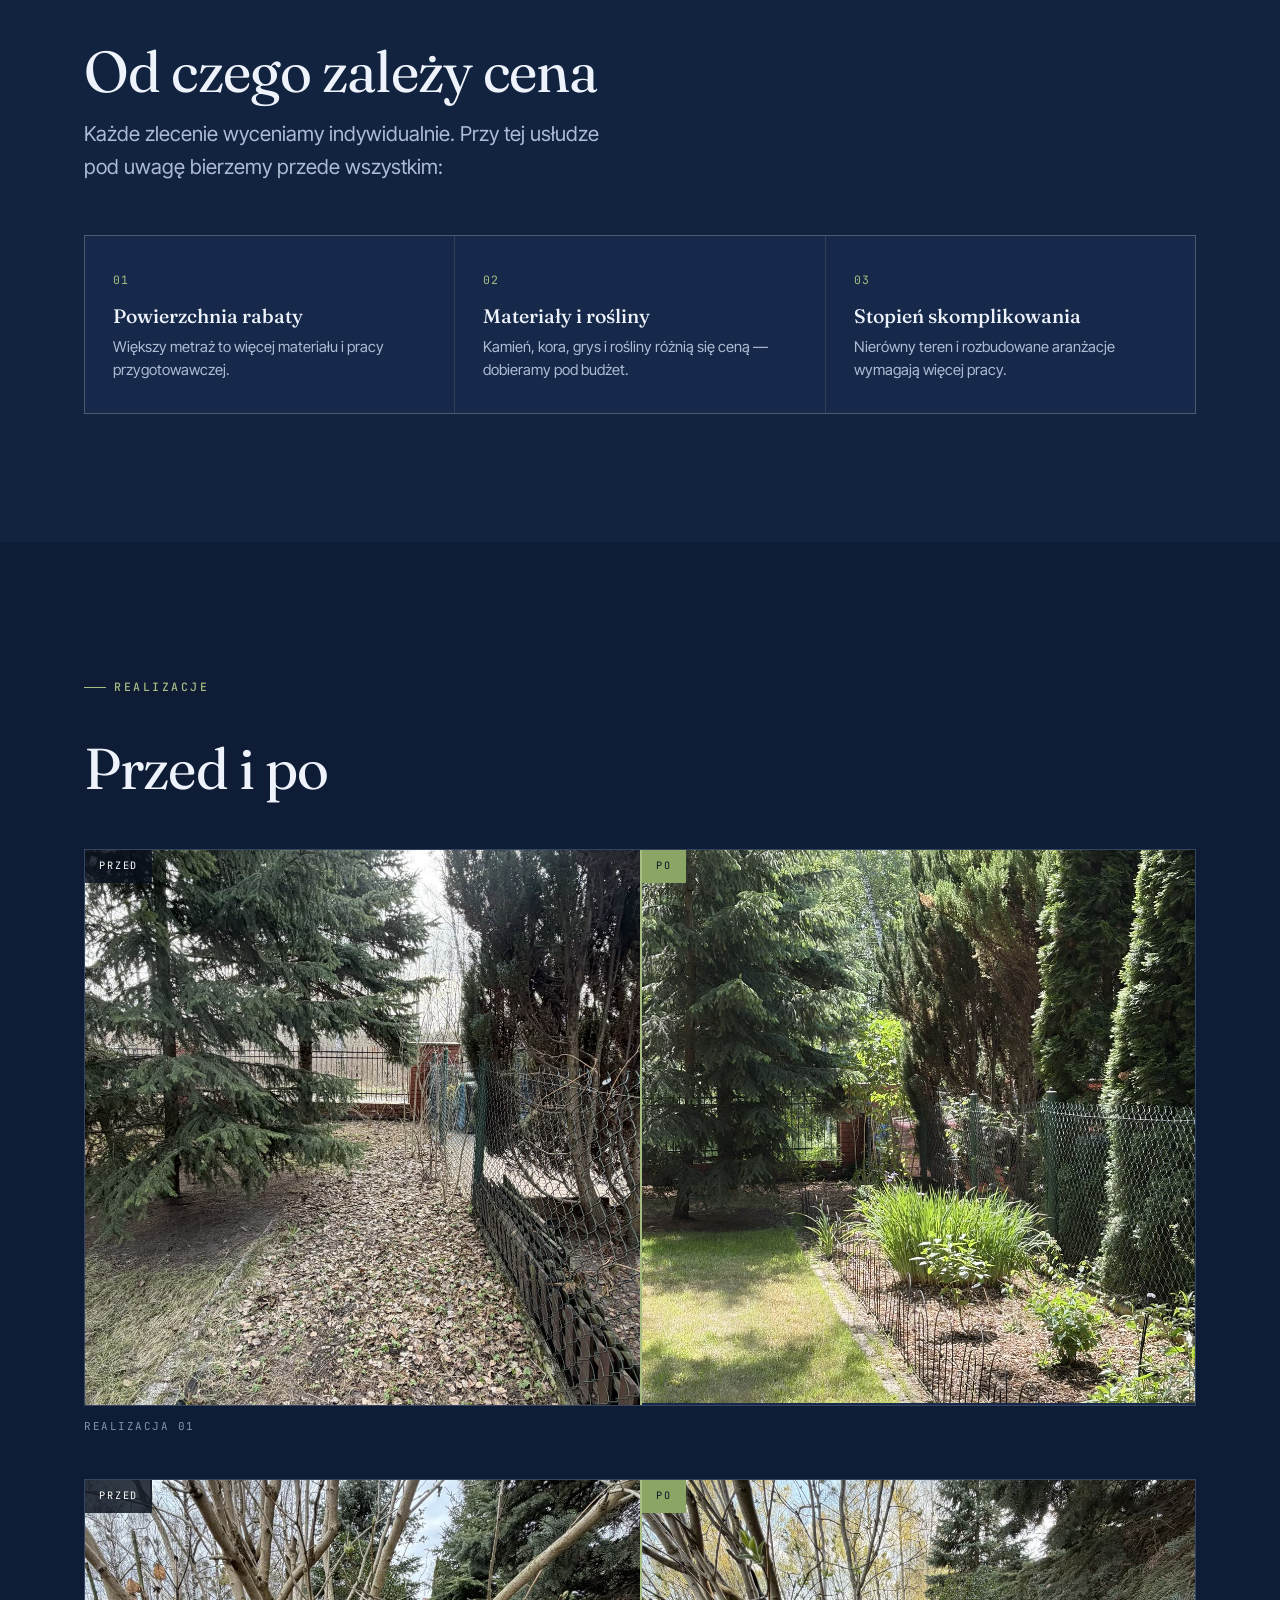
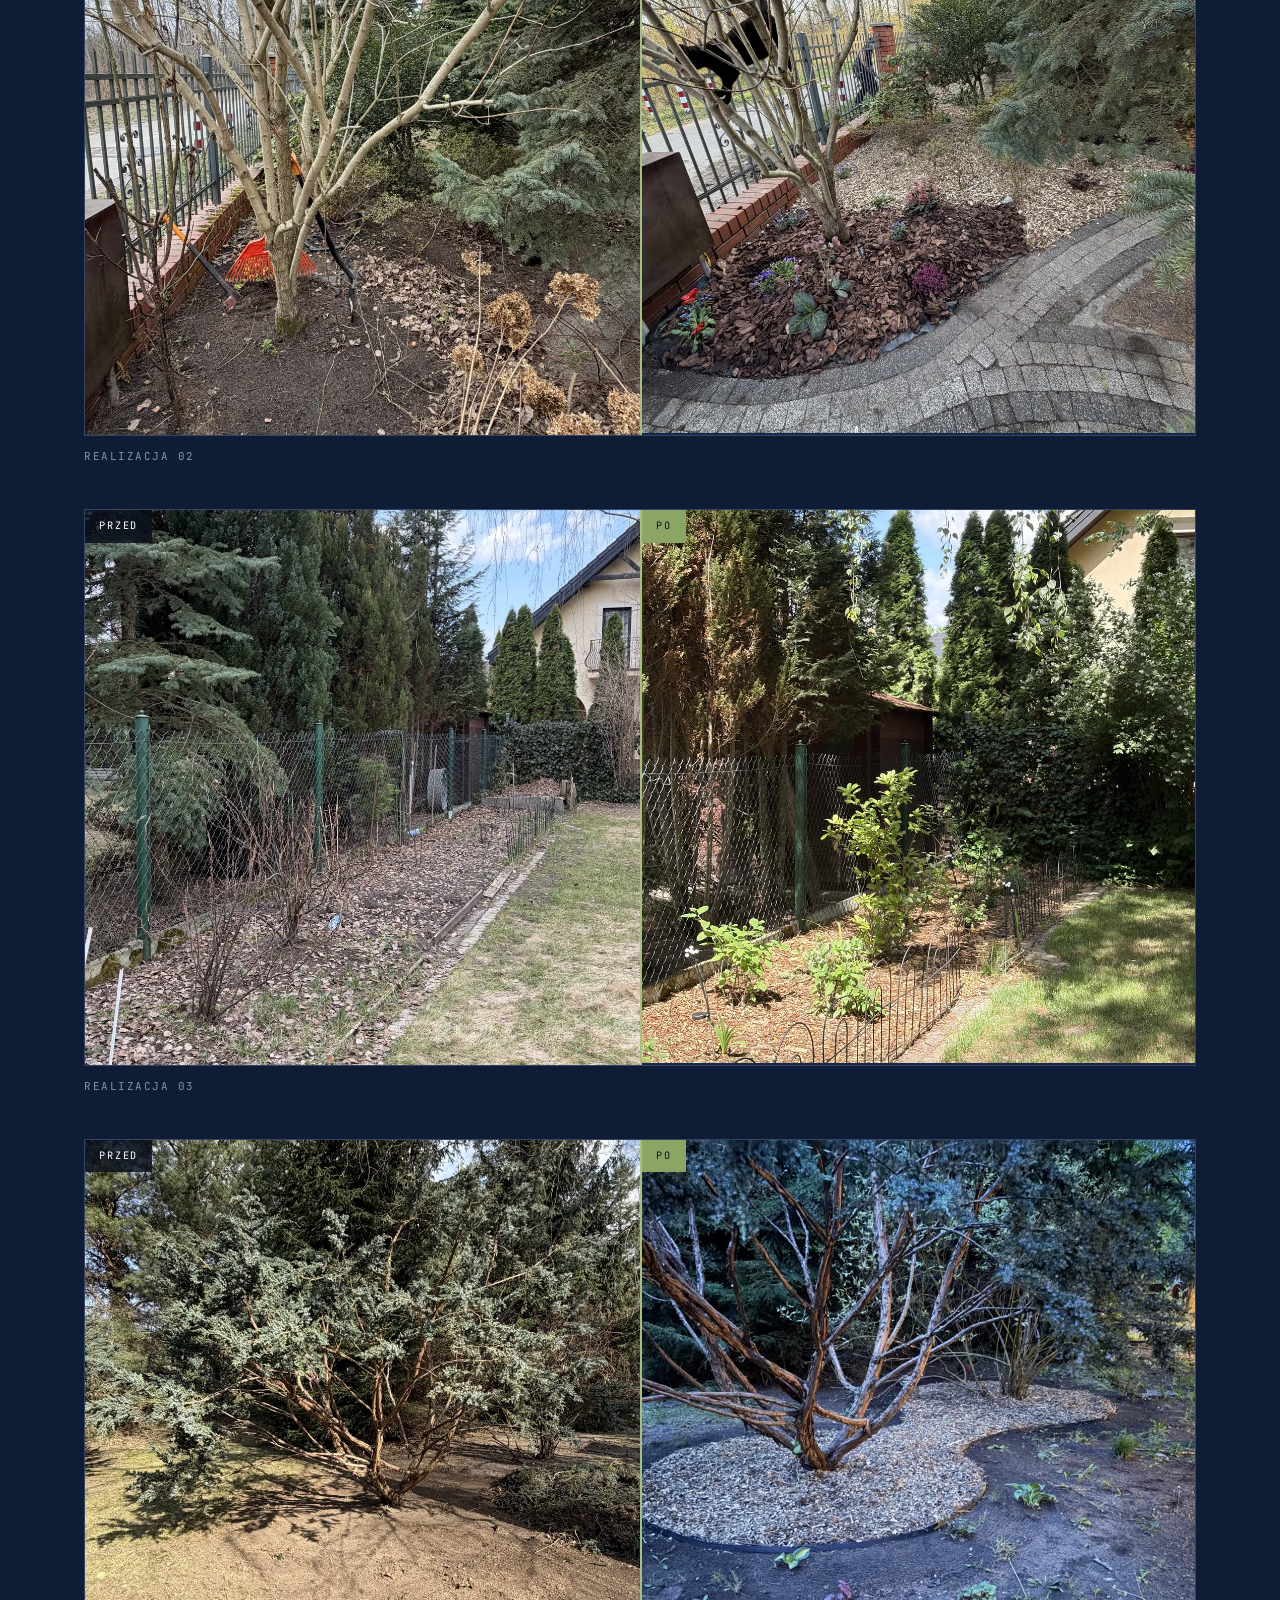
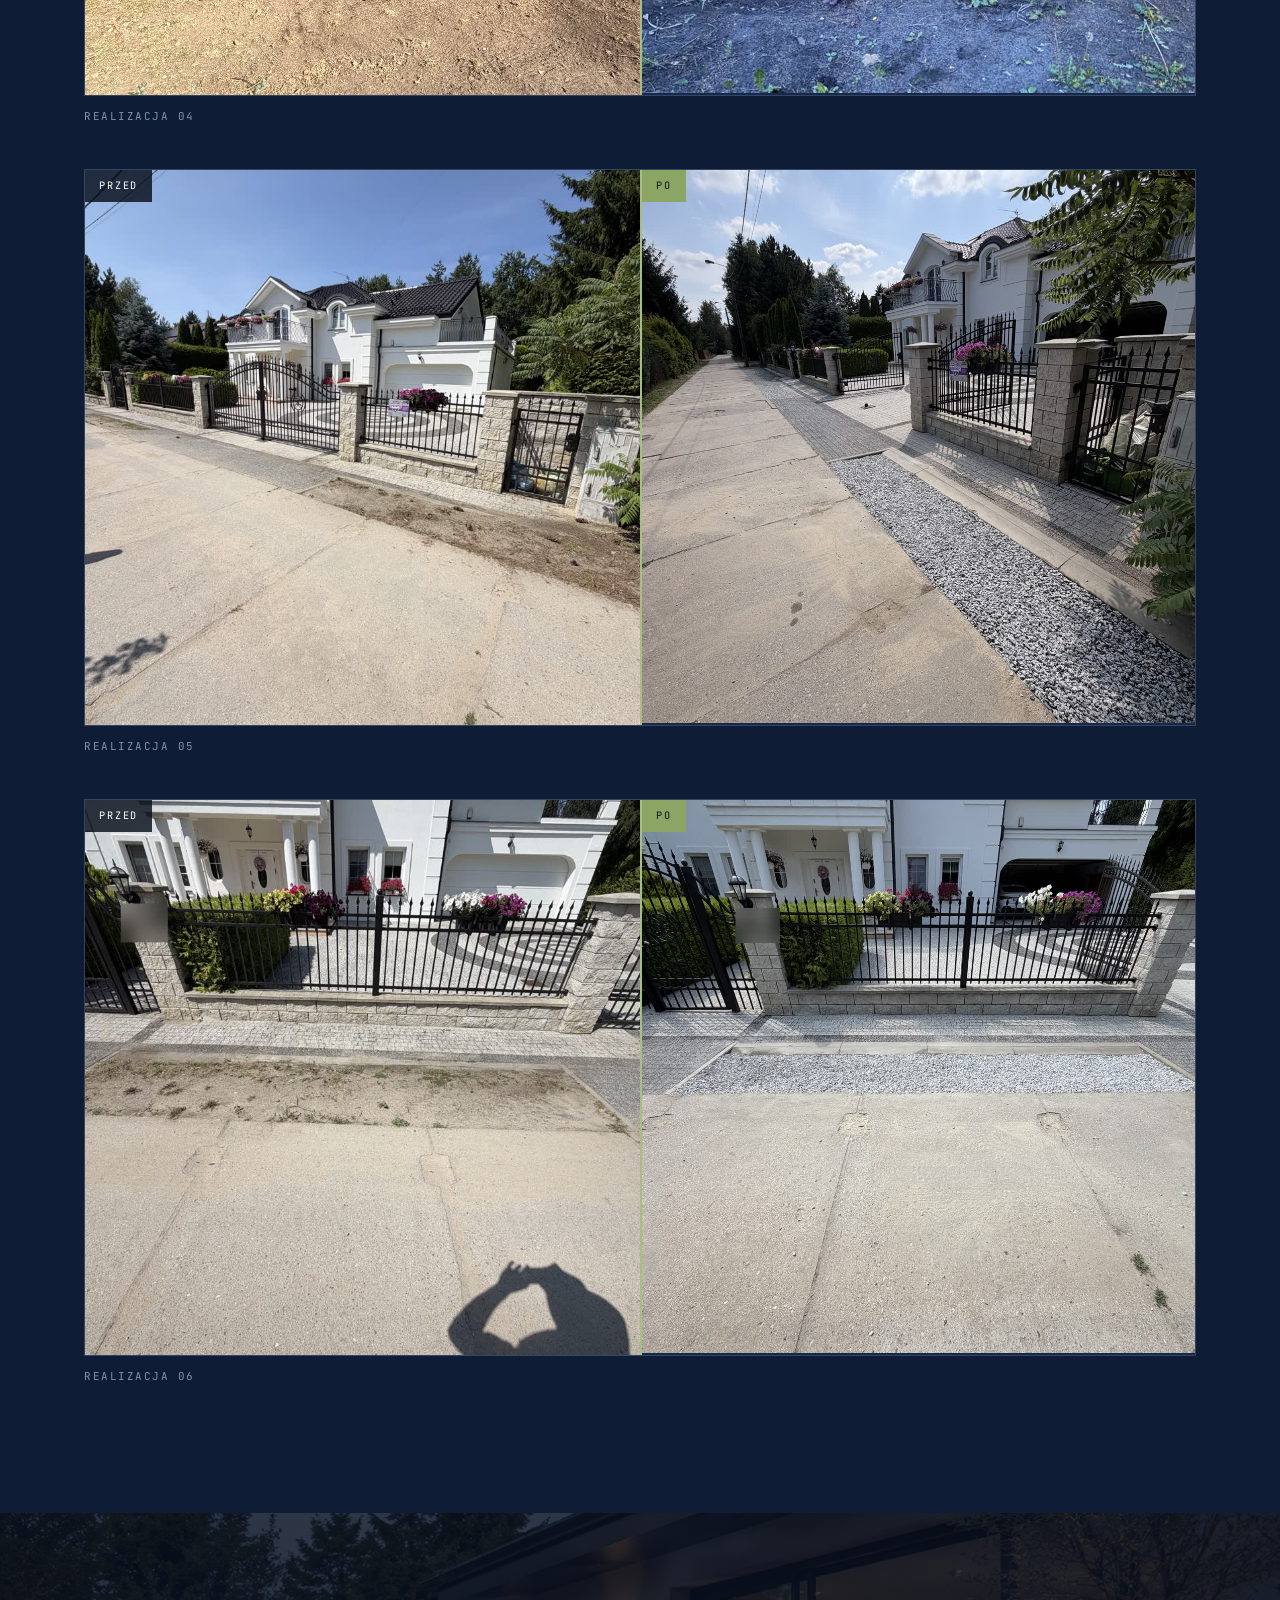
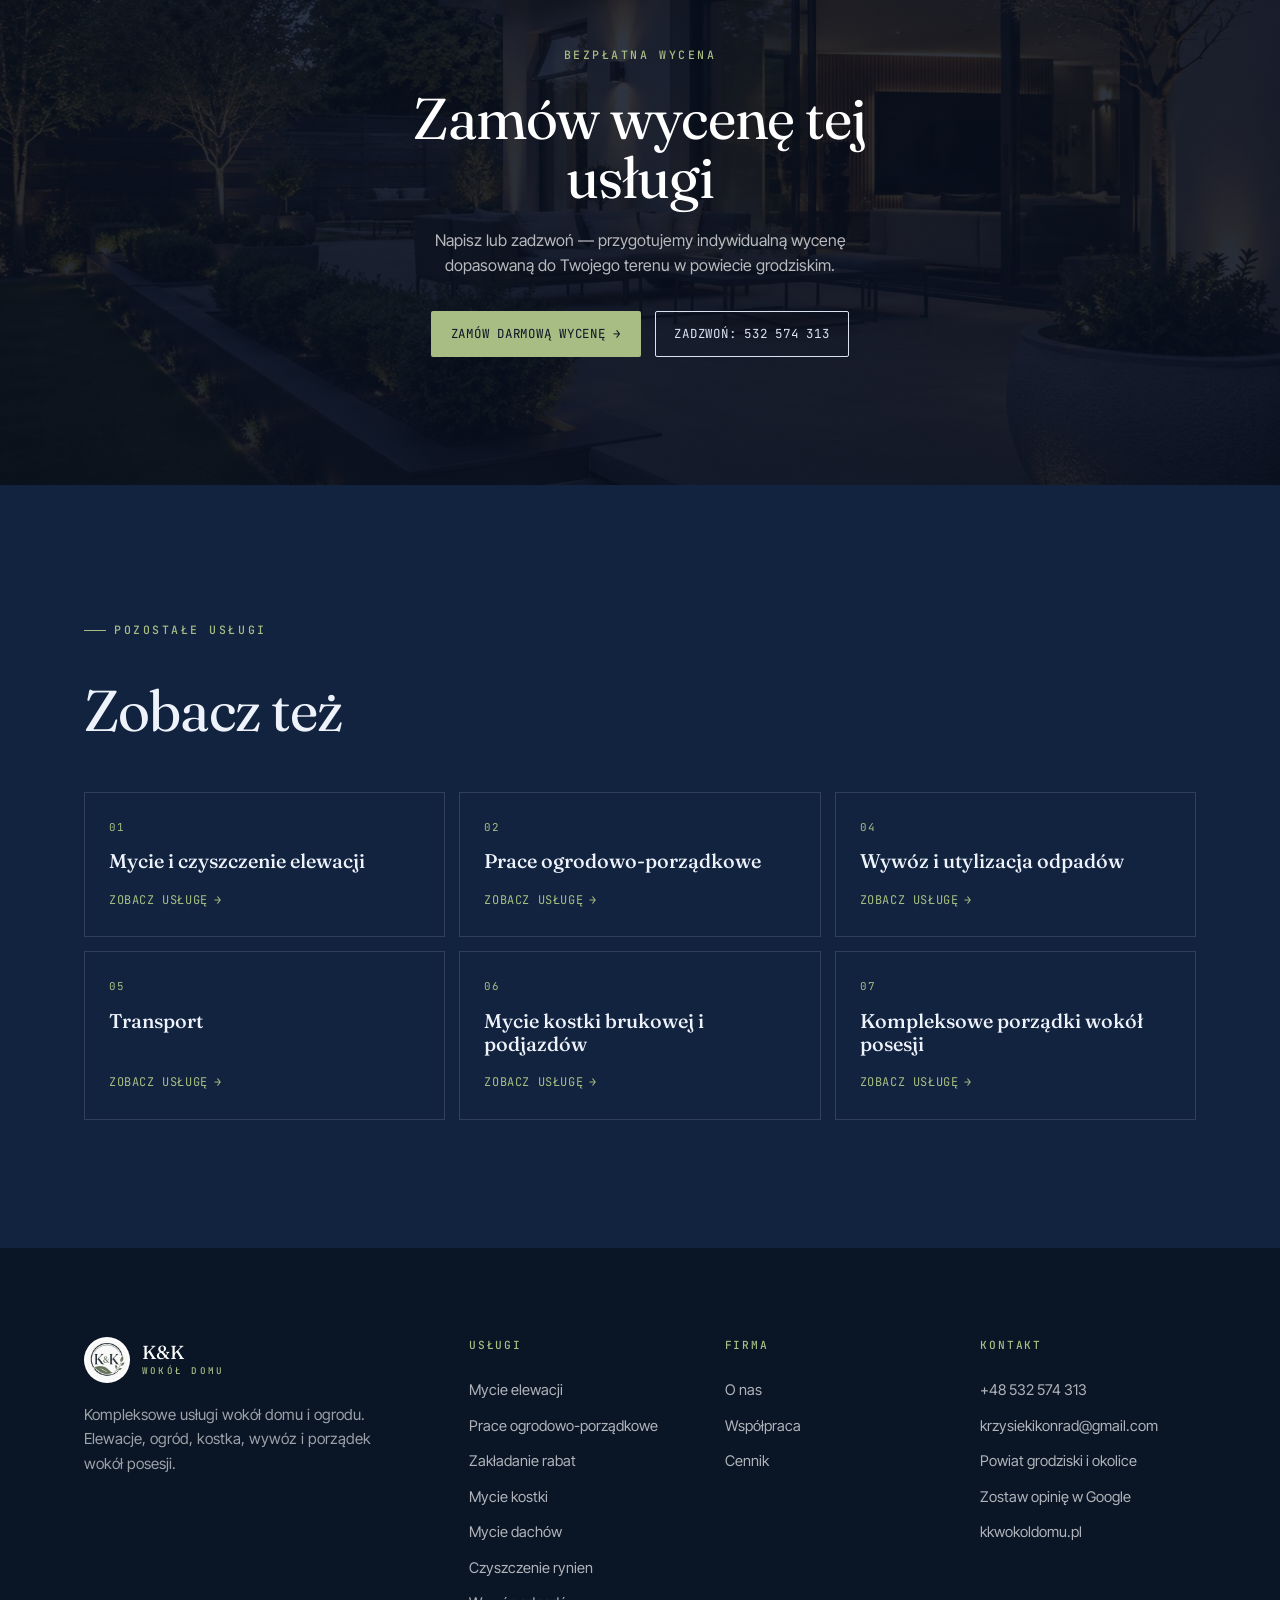
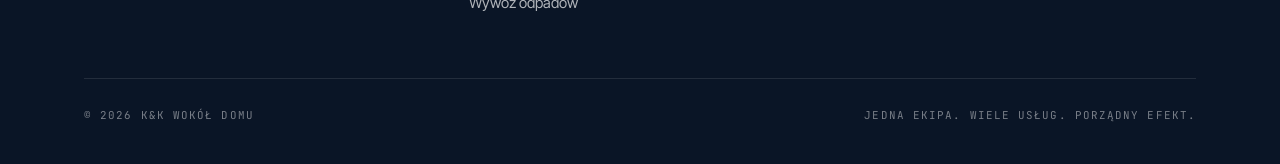
<file: uslugi/zakladanie-rabat.html>
<!DOCTYPE html>
<html lang="pl">
<head>
<meta charset="UTF-8">
<meta name="viewport" content="width=device-width, initial-scale=1.0">
<!-- Google tag (gtag.js) -->
<script async src="https://www.googletagmanager.com/gtag/js?id=AW-18379504122"></script>
<script>
  window.dataLayer = window.dataLayer || [];
  function gtag(){dataLayer.push(arguments);}
  gtag('js', new Date());
  gtag('config', 'AW-18379504122');
</script>

<title>Zakładanie rabat i aranżacje ogrodowe — K&amp;K Wokół Domu</title>
<meta name="description" content="Zakładanie rabat, agrowłóknina, kamień, kora, sadzenie roślin i aranżacje zieleni. Powiat grodziski. Wycena wg projektu.">
<link rel="canonical" href="https://kkwokoldomu.pl/uslugi/zakladanie-rabat.html">
<meta property="og:title" content="Zakładanie rabat i aranżacje ogrodowe — K&amp;K Wokół Domu">
<meta property="og:description" content="Zakładanie rabat, agrowłóknina, kamień, kora, sadzenie roślin i aranżacje zieleni. Powiat grodziski. Wycena wg projektu.">
<meta property="og:image" content="https://kkwokoldomu.pl/assets/podjazd.jpg">
<link rel="icon" href="../favicon.ico" sizes="any">
<link rel="icon" type="image/png" sizes="48x48" href="../assets/favicon-48.png">
<link rel="icon" type="image/png" sizes="96x96" href="../assets/favicon-96.png">
<link rel="icon" type="image/png" sizes="192x192" href="../assets/favicon-192.png">
<link rel="apple-touch-icon" sizes="180x180" href="../assets/apple-touch-icon.png">
<link rel="preconnect" href="https://fonts.googleapis.com">
<link rel="preconnect" href="https://fonts.gstatic.com" crossorigin>
<link href="https://fonts.googleapis.com/css2?family=Fraunces:ital,opsz,wght@0,9..144,400;0,9..144,500;0,9..144,600;1,9..144,400&family=Inter+Tight:wght@400;500;600&family=JetBrains+Mono:wght@400;500&display=swap" rel="stylesheet">
<link rel="stylesheet" href="../assets/styles.css">
</head>
<body>

<header class="site-header" id="header">
  <div class="header-inner">
    <a class="brand" href="../index.html" aria-label="K&amp;K Wokół Domu — strona główna">
      <img src="../assets/logo.png" alt="Logo K&amp;K Wokół Domu">
      <span class="brand-name">K&amp;K<small>Wokół Domu</small></span>
    </a>
    <nav class="nav" aria-label="Główna nawigacja">
      <a href="../index.html#uslugi">Usługi</a>
      <a href="../index.html#o-nas">O nas</a>
      <a href="../index.html#wspolpraca">Współpraca</a>
      <a href="../index.html#cennik">Cennik</a>
      <a href="../index.html#kontakt">Kontakt</a>
    </nav>
    <div class="header-actions">
      <a href="https://g.page/r/CXwYnqzqLuv0EBM/review" target="_blank" rel="noopener" class="header-review" title="Zostaw opinię w Google"><svg class="star" viewBox="0 0 24 24" width="15" height="15" fill="currentColor" aria-hidden="true"><path d="M12 2.5l2.9 5.88 6.49.95-4.7 4.58 1.11 6.46L12 17.42l-5.8 3.05 1.1-6.46-4.69-4.58 6.49-.95L12 2.5z"/></svg><span>Opinie</span></a>
      <a href="../index.html#kontakt" class="btn btn-outline on-dark header-cta">Darmowa wycena <span class="arw">&rarr;</span></a>
    </div>
    <button class="burger" id="burger" aria-label="Otwórz menu" aria-expanded="false"><span></span><span></span><span></span></button>
  </div>
</header>

<div class="mobile-nav" id="mobileNav">
  <a href="../index.html#uslugi">Usługi</a>
  <a href="../index.html#o-nas">O nas</a>
  <a href="../index.html#wspolpraca">Współpraca</a>
  <a href="../index.html#cennik">Cennik</a>
  <a href="../index.html#kontakt">Kontakt</a>
  <a href="https://g.page/r/CXwYnqzqLuv0EBM/review" target="_blank" rel="noopener">Zostaw opinię w Google</a>
  <a href="../index.html#kontakt" class="btn btn-primary">Zamów darmową wycenę <span class="arw">&rarr;</span></a>
</div>

<section class="subhero">
  <div class="hero-media"><img src="../assets/podjazd.jpg" alt="Zakładanie rabat i aranżacje ogrodowe — K&amp;K Wokół Domu" fetchpriority="high"></div>
  <div class="hero-inner">
    <div class="breadcrumb">
      <a href="../index.html">Strona główna</a><span class="sep">/</span>
      <a href="../index.html#uslugi">Usługi</a><span class="sep">/</span>
      <span class="cur">Zakładanie rabat i aranżacje ogrodowe</span>
    </div>
    <h1 class="display">Zakładanie rabat i aranżacje ogrodowe</h1>
    <p class="lead">Tworzymy estetyczne rabaty i strefy zieleni — od agrowłókniny i kamienia po dobór oraz sadzenie roślin.</p>
    <div class="hero-cta">
      <a href="../index.html#kontakt" class="btn btn-primary">Zamów wycenę <span class="arw">&rarr;</span></a>
      <a href="tel:+48532574313" class="btn btn-outline on-dark">Zadzwoń: 532 574 313</a>
    </div>
  </div>
</section>

<section class="band-cream pad">
  <div class="wrap">
    <div class="svc-detail">
      <div class="detail-body reveal">
        <span class="eyebrow">Opis usługi</span>
        <div style="margin-top:22px;">
          <p>Projektujemy i wykonujemy rabaty oraz strefy ozdobne wokół domu. Przygotowujemy podłoże, układamy agrowłókninę, wysypujemy kamień, korę lub grys i sadzimy rośliny dobrane do stanowiska.</p>
          <p>Efektem jest uporządkowana, estetyczna przestrzeń, która dobrze wygląda i jest łatwa w utrzymaniu.</p>
        </div>
        <h3>Co obejmuje usługa</h3>
        <ul class="checklist">
            <li>Przygotowanie i wyrównanie podłoża</li>
            <li>Układanie agrowłókniny przeciw chwastom</li>
            <li>Wysypywanie kamienia, kory lub grysu</li>
            <li>Dobór i sadzenie roślin ozdobnych</li>
            <li>Obrzeża i wykończenie stref zieleni</li>
        </ul>
      </div>
      <aside class="price-card reveal">
        <span class="k">Cena orientacyjna</span>
        <div class="amount">800–3500 zł</div>
        <div class="unit">wg projektu</div>
        <p class="pc-note">Cena zależy od powierzchni, wybranych materiałów i liczby roślin. Wycena po ustaleniu zakresu.</p>
        <a href="../index.html#kontakt" class="btn btn-primary">Zamów darmową wycenę <span class="arw">&rarr;</span></a>
        <a href="tel:+48532574313" class="btn btn-outline">Zadzwoń: 532 574 313</a>
      </aside>
    </div>
  </div>
</section>

<section class="band-cream-2 pad">
  <div class="wrap">
    <div class="sec-head reveal">
      <span class="eyebrow">Jak wyceniamy</span>
      <h2 class="display" style="margin-top:20px;">Od czego zależy cena</h2>
      <p class="lead" style="margin-top:16px;">Każde zlecenie wyceniamy indywidualnie. Przy tej usłudze pod uwagę bierzemy przede wszystkim:</p>
    </div>
    <div class="factors reveal">
      <div class="factor"><span class="n">01</span><h4>Powierzchnia rabaty</h4><p>Większy metraż to więcej materiału i pracy przygotowawczej.</p></div>
      <div class="factor"><span class="n">02</span><h4>Materiały i rośliny</h4><p>Kamień, kora, grys i rośliny różnią się ceną — dobieramy pod budżet.</p></div>
      <div class="factor"><span class="n">03</span><h4>Stopień skomplikowania</h4><p>Nierówny teren i rozbudowane aranżacje wymagają więcej pracy.</p></div>
    </div>
  </div>
</section>

<section class="band-cream pad">
  <div class="wrap">
    <div class="sec-head reveal">
      <span class="eyebrow">Realizacje</span>
      <h2 class="display" style="margin-top:20px;">Przed i po</h2>
    </div>
    <div class="ba-list reveal">
      <figure class="ba-figure">
        <div class="ba-pair">
          <div class="ba-item"><img src="../assets/prace/rabaty-1-przed.jpg" alt="Zakładanie rabaty — przed pracami" loading="lazy"><span class="ba-tag ba-tag--przed">Przed</span></div>
          <div class="ba-item"><img src="../assets/prace/rabaty-1-po.jpg" alt="Zakładanie rabaty — po pracach" loading="lazy"><span class="ba-tag ba-tag--po">Po</span></div>
        </div>
        <figcaption class="ba-caption"><span>Realizacja 01</span></figcaption>
      </figure>
      <figure class="ba-figure">
        <div class="ba-pair">
          <div class="ba-item"><img src="../assets/prace/rabaty-2-przed.jpg" alt="Zakładanie rabaty — przed pracami" loading="lazy"><span class="ba-tag ba-tag--przed">Przed</span></div>
          <div class="ba-item"><img src="../assets/prace/rabaty-2-po.jpg" alt="Zakładanie rabaty — po pracach" loading="lazy"><span class="ba-tag ba-tag--po">Po</span></div>
        </div>
        <figcaption class="ba-caption"><span>Realizacja 02</span></figcaption>
      </figure>
      <figure class="ba-figure">
        <div class="ba-pair">
          <div class="ba-item"><img src="../assets/prace/rabaty-3-przed.jpg" alt="Zakładanie rabaty — przed pracami" loading="lazy"><span class="ba-tag ba-tag--przed">Przed</span></div>
          <div class="ba-item"><img src="../assets/prace/rabaty-3-po.jpg" alt="Zakładanie rabaty — po pracach" loading="lazy"><span class="ba-tag ba-tag--po">Po</span></div>
        </div>
        <figcaption class="ba-caption"><span>Realizacja 03</span></figcaption>
      </figure>
      <figure class="ba-figure">
        <div class="ba-pair">
          <div class="ba-item"><img src="../assets/prace/rabaty-4-przed.jpg" alt="Zakładanie rabaty — przed pracami" loading="lazy"><span class="ba-tag ba-tag--przed">Przed</span></div>
          <div class="ba-item"><img src="../assets/prace/rabaty-4-po.jpg" alt="Zakładanie rabaty — po pracach" loading="lazy"><span class="ba-tag ba-tag--po">Po</span></div>
        </div>
        <figcaption class="ba-caption"><span>Realizacja 04</span></figcaption>
      </figure>
      <figure class="ba-figure">
        <div class="ba-pair">
          <div class="ba-item"><img src="../assets/prace/rabaty-5-przed.jpg" alt="Zakładanie rabaty — przed pracami" loading="lazy"><span class="ba-tag ba-tag--przed">Przed</span></div>
          <div class="ba-item"><img src="../assets/prace/rabaty-5-po.jpg" alt="Zakładanie rabaty — po pracach" loading="lazy"><span class="ba-tag ba-tag--po">Po</span></div>
        </div>
        <figcaption class="ba-caption"><span>Realizacja 05</span></figcaption>
      </figure>
      <figure class="ba-figure">
        <div class="ba-pair">
          <div class="ba-item"><img src="../assets/prace/rabaty-6-przed.jpg" alt="Zakładanie rabaty — przed pracami" loading="lazy"><span class="ba-tag ba-tag--przed">Przed</span></div>
          <div class="ba-item"><img src="../assets/prace/rabaty-6-po.jpg" alt="Zakładanie rabaty — po pracach" loading="lazy"><span class="ba-tag ba-tag--po">Po</span></div>
        </div>
        <figcaption class="ba-caption"><span>Realizacja 06</span></figcaption>
      </figure>
    </div>
  </div>
</section>

<section class="band-dark pad closing">
  <div class="closing-media"><img src="../assets/taras.jpg" alt="" loading="lazy"></div>
  <div class="wrap reveal">
    <span class="eyebrow on-dark">Bezpłatna wycena</span>
    <h2 class="display">Zamów wycenę tej usługi</h2>
    <p>Napisz lub zadzwoń — przygotujemy indywidualną wycenę dopasowaną do Twojego terenu w powiecie grodziskim.</p>
    <div class="hero-cta">
      <a href="../index.html#kontakt" class="btn btn-primary">Zamów darmową wycenę <span class="arw">&rarr;</span></a>
      <a href="tel:+48532574313" class="btn btn-outline on-dark">Zadzwoń: 532 574 313</a>
    </div>
  </div>
</section>

<section class="band-cream-2 pad">
  <div class="wrap">
    <div class="sec-head reveal">
      <span class="eyebrow">Pozostałe usługi</span>
      <h2 class="display" style="margin-top:20px;">Zobacz też</h2>
    </div>
    <div class="more-svc reveal">
      <a class="more-card" href="mycie-elewacji.html"><span class="n">01</span><h4>Mycie i czyszczenie elewacji</h4><span class="link-arrow">Zobacz usług&#281; <span class="arw">&rarr;</span></span></a>
      <a class="more-card" href="prace-ogrodowe.html"><span class="n">02</span><h4>Prace ogrodowo-porządkowe</h4><span class="link-arrow">Zobacz usług&#281; <span class="arw">&rarr;</span></span></a>
      <a class="more-card" href="wywoz-odpadow.html"><span class="n">04</span><h4>Wywóz i utylizacja odpadów</h4><span class="link-arrow">Zobacz usług&#281; <span class="arw">&rarr;</span></span></a>
      <a class="more-card" href="transport.html"><span class="n">05</span><h4>Transport</h4><span class="link-arrow">Zobacz usług&#281; <span class="arw">&rarr;</span></span></a>
      <a class="more-card" href="mycie-kostki.html"><span class="n">06</span><h4>Mycie kostki brukowej i podjazdów</h4><span class="link-arrow">Zobacz usług&#281; <span class="arw">&rarr;</span></span></a>
      <a class="more-card" href="porzadki-posesji.html"><span class="n">07</span><h4>Kompleksowe porządki wokół posesji</h4><span class="link-arrow">Zobacz usług&#281; <span class="arw">&rarr;</span></span></a>
    </div>
  </div>
</section>

<footer class="footer">
  <div class="wrap">
    <div class="footer-top">
      <div class="footer-brand">
        <a class="brand" href="../index.html">
          <img src="../assets/logo.png" alt="Logo K&amp;K Wokół Domu" style="width:46px;height:46px;border-radius:50%;background:#fff;padding:2px;">
          <span class="brand-name">K&amp;K<small>Wokół Domu</small></span>
        </a>
        <p>Kompleksowe usługi wokół domu i ogrodu. Elewacje, ogród, kostka, wywóz i porządek wokół posesji.</p>
      </div>
      <div class="footer-col">
        <h5>Usługi</h5>
        <a href="mycie-elewacji.html">Mycie elewacji</a>
        <a href="prace-ogrodowe.html">Prace ogrodowo-porządkowe</a>
        <a href="zakladanie-rabat.html">Zakładanie rabat</a>
        <a href="mycie-kostki.html">Mycie kostki</a>
        <a href="mycie-dachow.html">Mycie dachów</a>
        <a href="czyszczenie-rynien.html">Czyszczenie rynien</a>
        <a href="wywoz-odpadow.html">Wywóz odpadów</a>
      </div>
      <div class="footer-col">
        <h5>Firma</h5>
        <a href="../index.html#o-nas">O nas</a>
        <a href="../index.html#wspolpraca">Współpraca</a>
        <a href="../index.html#cennik">Cennik</a>
      </div>
      <div class="footer-col">
        <h5>Kontakt</h5>
        <a href="tel:+48532574313">+48 532 574 313</a>
        <a href="mailto:krzysiekikonrad@gmail.com">krzysiekikonrad@gmail.com</a>
        <span>Powiat grodziski i okolice</span>
        <a href="https://g.page/r/CXwYnqzqLuv0EBM/review" target="_blank" rel="noopener">Zostaw opinię w Google</a>
        <span>kkwokoldomu.pl</span>
      </div>
    </div>
    <div class="footer-bottom">
      <span>© 2026 K&amp;K Wokół Domu</span>
      <span>Jedna ekipa. Wiele usług. Porządny efekt.</span>
    </div>
  </div>
</footer>

<script src="../assets/main.js" defer></script>
</body>
</html>
</file>
<file: assets/styles.css>
:root{
  --navy:#0e1c36;
  --cream:#eef2fb;
  --cream-2:#12233f;
  --card:#16294a;
  --ink:#0a1526;
  --ink-2:#16294a;
  --ink-3:#1d3358;
  --sage:#a7bd83;
  --sage-deep:#8aa564;
  --sage-text:#a7bd83;
  --forest:#bccf9b;
  --muted:#aebbd4;
  --muted-light:#8493ad;
  --line:rgba(255,255,255,.13);
  --line-dark:rgba(255,255,255,.10);
  --cream-on-dark:#dbe3f2;

  --f-display:"Fraunces",Georgia,"Times New Roman",serif;
  --f-body:"Inter Tight",system-ui,-apple-system,Segoe UI,Roboto,Helvetica,Arial,sans-serif;
  --f-mono:"JetBrains Mono",ui-monospace,SFMono-Regular,Menlo,monospace;

  --maxw:1240px;
  --gutter:clamp(20px,5vw,64px);
}

*,*::before,*::after{box-sizing:border-box;margin:0;padding:0}
html{scroll-behavior:smooth;-webkit-text-size-adjust:100%}
body{
  font-family:var(--f-body);
  background:var(--navy);
  color:var(--cream);
  line-height:1.6;
  -webkit-font-smoothing:antialiased;
  -moz-osx-font-smoothing:grayscale;
  overflow-x:hidden;
}
img{max-width:100%;display:block}
a{color:inherit;text-decoration:none}

/* ---------- Type helpers ---------- */
.eyebrow{
  font-family:var(--f-mono);
  font-size:.72rem;
  letter-spacing:.22em;
  text-transform:uppercase;
  font-weight:500;
  color:var(--sage-text);
  display:inline-flex;
  align-items:center;
  gap:.7em;
}
.eyebrow::before{
  content:"";
  width:22px;height:1px;
  background:var(--sage);
  display:inline-block;
}
.eyebrow.on-dark{color:var(--sage);}
.display{
  font-family:var(--f-display);
  font-weight:400;
  line-height:1.03;
  letter-spacing:-.015em;
  font-optical-sizing:auto;
}
h1.display{font-size:clamp(2.6rem,6.4vw,5.1rem);}
h2.display{font-size:clamp(2.1rem,4.6vw,3.6rem);}
.lead{font-size:clamp(1.05rem,1.6vw,1.28rem);color:var(--muted);max-width:44ch;}

/* ---------- Buttons ---------- */
.btn{
  display:inline-flex;align-items:center;gap:.6em;
  font-family:var(--f-mono);
  font-size:.78rem;letter-spacing:.06em;text-transform:uppercase;
  padding:.95em 1.5em;
  border-radius:2px;
  border:1px solid transparent;
  transition:background .25s ease,color .25s ease,border-color .25s ease,transform .2s ease;
  cursor:pointer;min-height:46px;
}
.btn .arw{transition:transform .25s ease}
.btn:hover .arw{transform:translateX(4px)}
.btn-primary{background:var(--sage-deep);color:var(--ink);}
.btn-primary:hover{background:var(--forest);}
.btn-outline{border-color:currentColor;color:var(--cream);}
.btn-outline:hover{background:var(--cream);color:var(--ink);border-color:var(--cream);}
.btn-outline.on-dark{color:var(--cream-on-dark);}
.btn-outline.on-dark:hover{background:var(--cream);color:var(--ink);border-color:var(--cream);}
.btn-ghost{padding-left:0;padding-right:0;color:var(--sage-text);border:0;}
.link-arrow{
  font-family:var(--f-mono);font-size:.75rem;letter-spacing:.05em;text-transform:uppercase;
  display:inline-flex;align-items:center;gap:.5em;color:var(--sage-text);
}
.link-arrow .arw{transition:transform .25s ease}
.link-arrow:hover .arw{transform:translateX(4px)}

/* ---------- Layout ---------- */
.wrap{max-width:var(--maxw);margin:0 auto;padding:0 var(--gutter);}
section{position:relative}
.band-dark{background:var(--ink);color:var(--cream-on-dark);}
.band-cream{background:var(--navy);}
.band-cream-2{background:var(--cream-2);}
.pad{padding:clamp(72px,10vw,140px) 0;}

/* ---------- Header ---------- */
.site-header{
  position:fixed;top:0;left:0;right:0;z-index:60;
  transition:background .3s ease,box-shadow .3s ease,border-color .3s ease;
  border-bottom:1px solid transparent;
}
.header-inner{
  max-width:var(--maxw);margin:0 auto;padding:16px var(--gutter);
  display:flex;align-items:center;justify-content:space-between;gap:24px;
}
.brand{display:flex;align-items:center;gap:12px;}
.brand img{width:46px;height:46px;border-radius:50%;background:#fff;padding:2px;}
.brand-name{font-family:var(--f-display);font-size:1.18rem;letter-spacing:-.01em;line-height:1;color:#fff;transition:color .3s ease;}
.brand-name small{display:block;font-family:var(--f-mono);font-size:.58rem;letter-spacing:.24em;text-transform:uppercase;color:var(--sage);margin-top:4px;font-weight:500;}
.nav{display:flex;align-items:center;gap:34px;}
.nav a{font-size:.92rem;color:rgba(255,255,255,.82);transition:color .2s ease;}
.nav a:hover{color:#fff;}
.header-cta{display:inline-flex;}
.header-actions{display:flex;align-items:center;gap:14px;}
.header-review{
  display:inline-flex;align-items:center;gap:.55em;
  font-family:var(--f-mono);font-size:.72rem;letter-spacing:.06em;text-transform:uppercase;
  color:rgba(255,255,255,.82);transition:color .2s ease;
  min-height:44px;padding:0 2px;white-space:nowrap;
}
.header-review:hover{color:#fff;}
.header-review .star{color:var(--sage);flex-shrink:0;transition:transform .25s ease;}
.header-review:hover .star{transform:scale(1.12);}
.site-header.scrolled{background:var(--ink);border-bottom-color:var(--line-dark);box-shadow:0 8px 30px rgba(0,0,0,.18);}
.site-header.solid{background:var(--ink);border-bottom-color:var(--line-dark);}
.burger{display:none;background:none;border:0;cursor:pointer;width:44px;height:44px;flex-direction:column;justify-content:center;gap:5px;align-items:flex-end;}
.burger span{display:block;height:2px;width:26px;background:#fff;transition:transform .3s ease,opacity .3s ease;}

/* ---------- Hero ---------- */
.hero{position:relative;background:var(--ink);color:#fff;min-height:100vh;display:flex;flex-direction:column;justify-content:flex-end;padding-top:120px;}
.hero-media{position:absolute;inset:0;overflow:hidden;}
.hero-media img{width:100%;height:100%;object-fit:cover;object-position:center 40%;}
.hero-media video{width:100%;height:100%;object-fit:cover;object-position:center;transform:scale(1.2);will-change:transform;}
.hero-media::after{
  content:"";position:absolute;inset:0;
  background:
    linear-gradient(180deg,rgba(8,15,30,.60) 0%,rgba(8,15,30,.18) 30%,rgba(8,15,30,.58) 68%,rgba(8,15,30,.95) 100%),
    linear-gradient(90deg,rgba(8,15,30,.76) 0%,rgba(8,15,30,.30) 46%,rgba(8,15,30,0) 78%);
}
.hero-inner{position:relative;z-index:2;width:100%;max-width:var(--maxw);margin:0 auto;padding:0 var(--gutter) clamp(40px,6vw,72px);}
.hero h1{margin:.5em 0 .32em;max-width:15ch;color:#fff;}
.hero .lead{color:rgba(255,255,255,.86);max-width:52ch;font-size:clamp(1.08rem,1.7vw,1.35rem);}
.hero-cta{display:flex;flex-wrap:wrap;gap:14px;margin-top:32px;}
.hero-cta .btn-primary{background:var(--sage);color:var(--ink);}
.hero-cta .btn-primary:hover{background:#fff;}

/* hero founders badge */
.hero-team{display:flex;align-items:center;gap:16px;margin-top:34px;}
.hero-team .avatars{display:flex;flex-shrink:0;}
.hero-team .avatars img{width:62px;height:62px;border-radius:50%;object-fit:cover;object-position:center 30%;border:2px solid rgba(255,255,255,.9);box-shadow:0 6px 20px rgba(0,0,0,.4);}
.hero-team .avatars img:nth-child(2){margin-left:-18px;}
.hero-team .t-name{font-family:var(--f-body);font-weight:600;color:#fff;font-size:1rem;line-height:1.3;}
.hero-team .t-sub{font-family:var(--f-mono);font-size:.66rem;letter-spacing:.13em;text-transform:uppercase;color:var(--sage);}

/* hero teaser cards */
.hero-cards{
  position:relative;z-index:2;width:100%;max-width:var(--maxw);margin:0 auto;
  padding:0 var(--gutter);
  transform:translateY(clamp(36px,5vw,58px));
}
.hero-cards-grid{
  display:grid;grid-template-columns:repeat(3,1fr);
  background:rgba(10,18,34,.72);
  backdrop-filter:blur(2px);
  border:1px solid var(--line-dark);
}
.hcard{padding:26px 28px;border-right:1px solid var(--line-dark);}
.hcard:last-child{border-right:0;}
.hcard-top{display:flex;align-items:center;gap:9px;margin-bottom:12px;}
.hcard-top .dot{width:7px;height:7px;background:var(--sage);transform:rotate(45deg);}
.hcard h3{font-family:var(--f-body);font-size:1.02rem;font-weight:600;color:#fff;letter-spacing:.01em;}
.hcard p{font-size:.86rem;color:rgba(255,255,255,.62);margin-bottom:16px;line-height:1.5;}
.hcard .link-arrow{color:var(--sage);}

/* spacer so overlapping cards don't collide with next section */
.hero-spacer{height:clamp(70px,9vw,120px);background:var(--navy);}

/* ---------- Section header ---------- */
.sec-head{max-width:60ch;}
.sec-head .eyebrow{margin-bottom:22px;}
.sec-head h2{margin-bottom:0;}

/* ---------- About (01) ---------- */
.about-grid{display:grid;grid-template-columns:1.05fr .95fr;gap:clamp(40px,6vw,90px);align-items:start;}
.about-copy p{color:var(--muted);font-size:1.07rem;margin-bottom:1.2em;max-width:46ch;}
.about-copy .btn{margin-top:14px;}
.feature-list{display:flex;flex-direction:column;}
.feature{display:grid;grid-template-columns:auto 1fr;gap:20px;padding:22px 0;border-top:1px solid var(--line);}
.feature:last-child{border-bottom:1px solid var(--line);}
.feature .mark{width:32px;height:32px;border:1px solid var(--sage);display:flex;align-items:center;justify-content:center;flex-shrink:0;margin-top:2px;}
.feature .mark::before{content:"";width:9px;height:9px;background:var(--sage);transform:rotate(45deg);}
.feature h4{font-size:1.06rem;font-weight:600;margin-bottom:5px;letter-spacing:.01em;}
.feature p{font-size:.95rem;color:var(--muted);}

/* ---------- Services (02) ---------- */
.services .sec-head h2{color:#fff;}
.services .lead{color:rgba(255,255,255,.7);margin-top:18px;}
.svc-grid{display:grid;grid-template-columns:repeat(3,1fr);gap:1px;background:var(--line-dark);border:1px solid var(--line-dark);margin-top:clamp(40px,5vw,64px);}
.svc{background:var(--cream-2);display:flex;flex-direction:column;overflow:hidden;transition:background .3s ease;}
.svc:hover{background:var(--card);}
.svc-img{position:relative;aspect-ratio:16/11;overflow:hidden;background:var(--card);}
.svc-img img{width:100%;height:100%;object-fit:cover;transition:transform .7s cubic-bezier(0,0,.2,1);}
.svc:hover .svc-img img{transform:scale(1.06);}
.svc-img .num{position:absolute;top:12px;left:12px;font-family:var(--f-mono);font-size:.68rem;color:#fff;background:rgba(8,15,28,.74);padding:5px 9px;letter-spacing:.1em;}
.svc-body{padding:22px 24px 30px;display:flex;flex-direction:column;flex:1;}
.svc h3{font-family:var(--f-display);font-size:1.32rem;font-weight:500;color:#fff;line-height:1.14;margin:0 0 10px;}
.svc p{font-size:.88rem;color:rgba(255,255,255,.6);line-height:1.55;}
.svc-more{margin-top:16px;font-family:var(--f-mono);font-size:.7rem;letter-spacing:.06em;text-transform:uppercase;color:var(--sage);display:inline-flex;gap:.5em;align-items:center;}
.svc-more .arw{transition:transform .25s ease}
.svc:hover .svc-more .arw{transform:translateX(4px)}
.svc-cta{background:var(--sage-deep);justify-content:center;padding:34px 26px;}
.svc-cta h3{color:var(--ink);}
.svc-cta p{color:rgba(10,21,38,.82);margin-bottom:18px;}
.svc-cta .link-arrow{color:var(--ink);}

/* ---------- Full-bleed photo strip ---------- */
.strip{position:relative;height:clamp(340px,46vw,560px);overflow:hidden;}
.strip img{width:100%;height:100%;object-fit:cover;}
.strip::after{content:"";position:absolute;inset:0;background:linear-gradient(90deg,rgba(8,15,30,.86) 0%,rgba(8,15,30,.42) 50%,rgba(8,15,30,.12) 100%);}
.strip-inner{position:absolute;inset:0;z-index:2;display:flex;align-items:center;}
.strip-inner .wrap{width:100%;}
.strip-inner .eyebrow{color:var(--sage);margin-bottom:18px;}
.strip-inner h2{color:#fff;max-width:18ch;}
.strip-inner p{color:rgba(255,255,255,.82);max-width:40ch;margin-top:16px;}

/* ---------- Process (03) ---------- */
.process-grid{display:grid;grid-template-columns:.9fr 1.1fr;gap:clamp(40px,6vw,80px);align-items:center;}
.process-photo{position:relative;}
.process-photo img{width:100%;aspect-ratio:4/5;object-fit:cover;}
.process-photo .tag{position:absolute;left:0;bottom:0;background:var(--sage-deep);color:var(--ink);font-family:var(--f-mono);font-size:.7rem;letter-spacing:.14em;text-transform:uppercase;padding:12px 20px;}
.steps{counter-reset:step;}
.step{display:grid;grid-template-columns:auto 1fr;gap:22px;padding:20px 0;border-bottom:1px solid var(--line);}
.step:first-child{padding-top:0;}
.step .n{font-family:var(--f-mono);font-size:.8rem;color:var(--sage-text);padding-top:4px;}
.step h4{font-size:1.08rem;font-weight:600;margin-bottom:4px;}
.step p{color:var(--muted);font-size:.96rem;}

/* ---------- Business (dla firm) ---------- */
.biz-grid{display:grid;grid-template-columns:1fr 1fr;gap:clamp(40px,6vw,80px);align-items:center;}
.biz-copy p{color:rgba(255,255,255,.72);font-size:1.07rem;margin:20px 0 32px;max-width:46ch;}
.biz-list{list-style:none;display:grid;grid-template-columns:1fr 1fr;gap:0 34px;}
.biz-list li{display:flex;align-items:center;gap:12px;padding:14px 0;border-bottom:1px solid var(--line-dark);font-size:.98rem;color:var(--cream-on-dark);}
.biz-list li::before{content:"";width:8px;height:8px;background:var(--sage);transform:rotate(45deg);flex-shrink:0;}
.biz-photo img{width:100%;aspect-ratio:1/1;object-fit:cover;}

/* ---------- Audience (dla kogo) ---------- */
.aud-head{display:grid;grid-template-columns:1fr 1fr;gap:40px;align-items:end;margin-bottom:56px;}
.aud-head p{color:var(--muted);font-size:1.07rem;max-width:48ch;}
.aud-grid{display:grid;grid-template-columns:repeat(3,1fr);gap:1px;background:var(--line);border:1px solid var(--line);}
.aud{background:var(--card);padding:30px 28px;}
.aud .n{font-family:var(--f-mono);font-size:.72rem;color:var(--sage-text);letter-spacing:.1em;}
.aud h4{font-family:var(--f-display);font-size:1.28rem;font-weight:500;margin:16px 0 8px;line-height:1.15;}
.aud p{font-size:.92rem;color:var(--muted);}

/* ---------- CTA closing ---------- */
.closing{position:relative;text-align:center;overflow:hidden;}
.closing-media{position:absolute;inset:0;z-index:0;}
.closing-media img{width:100%;height:100%;object-fit:cover;object-position:center 60%;}
.closing-media::after{content:"";position:absolute;inset:0;background:linear-gradient(180deg,rgba(8,15,30,.82) 0%,rgba(8,15,30,.90) 100%);}
.closing .wrap{position:relative;z-index:1;}
.closing .eyebrow{justify-content:center;color:var(--sage);}
.closing .eyebrow::before{display:none;}
.closing h2{color:#fff;margin:22px auto 0;max-width:16ch;}
.closing p{color:rgba(255,255,255,.7);margin:20px auto 0;max-width:52ch;}
.closing .hero-cta{justify-content:center;}

/* ---------- Contact ---------- */
.contact-grid{display:grid;grid-template-columns:.9fr 1.1fr;gap:clamp(40px,6vw,80px);}
.contact-info p{color:var(--muted);font-size:1.07rem;margin:20px 0 34px;max-width:40ch;}
.contact-detail{border-top:1px solid var(--line);padding:18px 0;display:flex;justify-content:space-between;align-items:baseline;gap:20px;}
.contact-detail:last-of-type{border-bottom:1px solid var(--line);}
.contact-detail .k{font-family:var(--f-mono);font-size:.72rem;letter-spacing:.14em;text-transform:uppercase;color:var(--sage-text);}
.contact-detail .v{font-size:1.05rem;font-weight:500;}
.contact-detail a:hover{color:var(--sage-deep);}
.review-btn{margin-top:28px;gap:.7em;}
.review-btn .star{flex-shrink:0;color:var(--sage);transition:color .25s ease;}
.review-btn:hover .star{color:inherit;}

form{display:grid;gap:18px;}
.field{display:flex;flex-direction:column;gap:7px;}
.row2{display:grid;grid-template-columns:1fr 1fr;gap:18px;}
label{font-family:var(--f-mono);font-size:.7rem;letter-spacing:.12em;text-transform:uppercase;color:var(--muted);}
input,textarea{
  font-family:var(--f-body);font-size:1rem;color:var(--cream);
  background:var(--card);border:1px solid var(--line);
  padding:14px 16px;border-radius:2px;width:100%;
  transition:border-color .2s ease,box-shadow .2s ease;
}
input::placeholder,textarea::placeholder{color:var(--muted-light);}
input:focus,textarea:focus{outline:none;border-color:var(--sage);box-shadow:0 0 0 3px rgba(167,189,131,.22);}
textarea{resize:vertical;min-height:130px;}
form .btn-primary{justify-self:start;background:var(--sage-deep);color:var(--ink);}
form .btn-primary[disabled]{opacity:.55;cursor:default;}
.form-note{font-size:.85rem;color:var(--muted);}
.form-status{display:none;font-size:.94rem;padding:13px 16px;border-radius:2px;line-height:1.45;}
.form-status.show{display:block;}
.form-status.ok{background:rgba(167,189,131,.14);border:1px solid var(--sage);color:var(--cream);}
.form-status.err{background:rgba(214,138,138,.14);border:1px solid #d68a8a;color:#f1dada;}
.hp{position:absolute!important;left:-9999px;width:1px;height:1px;overflow:hidden;}

/* ---------- Footer ---------- */
.footer{background:var(--ink);color:var(--cream-on-dark);padding:clamp(60px,7vw,96px) 0 40px;}
.footer-top{display:grid;grid-template-columns:1.6fr 1fr 1fr 1fr;gap:40px;padding-bottom:56px;border-bottom:1px solid var(--line-dark);}
.footer .brand-name{color:#fff;}
.footer-brand p{color:rgba(255,255,255,.6);font-size:.95rem;margin:20px 0;max-width:34ch;}
.footer-col h5{font-family:var(--f-mono);font-size:.7rem;letter-spacing:.16em;text-transform:uppercase;color:var(--sage);margin-bottom:18px;font-weight:500;}
.footer-col a,.footer-col span{display:block;color:rgba(255,255,255,.68);font-size:.92rem;padding:6px 0;transition:color .2s ease;}
.footer-col a:hover{color:#fff;}
.footer-bottom{display:flex;justify-content:space-between;align-items:center;gap:20px;padding-top:28px;flex-wrap:wrap;}
.footer-bottom span{font-family:var(--f-mono);font-size:.68rem;letter-spacing:.1em;text-transform:uppercase;color:rgba(255,255,255,.45);}

/* ---------- Cennik ---------- */
.price-list{border-top:1px solid var(--line);margin-top:clamp(36px,5vw,56px);}
.price-row{display:grid;grid-template-columns:1fr auto;gap:28px;align-items:baseline;padding:26px 4px;border-bottom:1px solid var(--line);transition:background .25s ease,padding-left .25s ease;}
.price-row:hover{background:rgba(255,255,255,.03);padding-left:14px;}
.price-info h3{font-family:var(--f-display);font-size:clamp(1.28rem,2.4vw,1.7rem);font-weight:500;color:var(--cream);margin-bottom:6px;line-height:1.14;}
.price-info p{color:var(--muted);font-size:.95rem;max-width:54ch;}
.price-val{text-align:right;white-space:nowrap;}
.price-val strong{font-family:var(--f-display);font-weight:500;font-size:clamp(1.3rem,2.3vw,1.7rem);color:var(--sage);letter-spacing:-.01em;}
.price-val small{display:block;font-family:var(--f-mono);font-size:.6rem;letter-spacing:.14em;text-transform:uppercase;color:var(--muted-light);margin-top:6px;}
.price-note{margin-top:30px;font-size:.9rem;color:var(--muted);max-width:62ch;}
.price-note strong{color:var(--cream-on-dark);font-weight:600;}
a.price-row{color:inherit;}
a.price-row .price-info h3{transition:color .2s ease;}
a.price-row:hover .price-info h3{color:var(--sage);}

/* ---------- Subpage: service detail ---------- */
.subhero{position:relative;min-height:58vh;display:flex;align-items:flex-end;padding:150px 0 clamp(40px,6vw,72px);background:var(--ink);color:#fff;overflow:hidden;}
.subhero .hero-media img{object-position:center 45%;}
.breadcrumb{font-family:var(--f-mono);font-size:.7rem;letter-spacing:.14em;text-transform:uppercase;margin-bottom:20px;display:flex;gap:10px;align-items:center;flex-wrap:wrap;}
.breadcrumb a{color:rgba(255,255,255,.72);}
.breadcrumb a:hover{color:#fff;}
.breadcrumb .sep{color:var(--muted-light);}
.breadcrumb .cur{color:var(--sage);}
.subhero h1{color:#fff;max-width:20ch;margin-bottom:.3em;font-size:clamp(2.3rem,5.4vw,4.2rem);}
.subhero .lead{color:rgba(255,255,255,.85);max-width:54ch;}
.subhero .hero-cta{margin-top:30px;}
.subhero .hero-cta .btn-primary{background:var(--sage);color:var(--ink);}
.subhero .hero-cta .btn-primary:hover{background:#fff;}

.svc-detail{display:grid;grid-template-columns:1.15fr .85fr;gap:clamp(40px,6vw,80px);align-items:start;}
.svc-detail .detail-body p{color:var(--muted);font-size:1.07rem;margin-bottom:1.15em;max-width:56ch;}
.detail-body h3{font-family:var(--f-display);font-weight:500;font-size:1.5rem;margin:34px 0 16px;color:var(--cream);}
.checklist{list-style:none;display:grid;gap:0;}
.checklist li{display:grid;grid-template-columns:auto 1fr;gap:14px;padding:13px 0;border-bottom:1px solid var(--line);color:var(--cream-on-dark);font-size:1rem;align-items:start;}
.checklist li:first-child{border-top:1px solid var(--line);}
.checklist li::before{content:"";width:9px;height:9px;margin-top:8px;background:var(--sage);transform:rotate(45deg);flex-shrink:0;}

.price-card{background:var(--cream-2);border:1px solid var(--line);padding:34px 32px;position:sticky;top:96px;}
.price-card .k{font-family:var(--f-mono);font-size:.68rem;letter-spacing:.16em;text-transform:uppercase;color:var(--sage);}
.price-card .amount{font-family:var(--f-display);font-weight:500;font-size:clamp(2.1rem,4.4vw,3rem);color:var(--sage);margin:12px 0 2px;line-height:1;letter-spacing:-.01em;}
.price-card .unit{font-family:var(--f-mono);font-size:.68rem;letter-spacing:.12em;text-transform:uppercase;color:var(--muted-light);}
.price-tiers{list-style:none;margin:14px 0 0;}
.price-tiers li{display:flex;justify-content:space-between;gap:14px;align-items:baseline;padding:12px 0;border-bottom:1px solid var(--line);}
.price-tiers li:first-child{border-top:1px solid var(--line);}
.price-tiers .lbl{font-size:.98rem;color:var(--cream-on-dark);}
.price-tiers .val{font-family:var(--f-display);font-weight:500;font-size:1.18rem;color:var(--sage);white-space:nowrap;letter-spacing:-.01em;}
.price-tiers li.extra .lbl{color:var(--muted);}
.price-tiers li.extra .val{color:var(--muted-light);font-size:1.02rem;}
.price-card .pc-note{color:var(--muted);font-size:.92rem;margin:20px 0 24px;padding-top:20px;border-top:1px solid var(--line);}
.price-card .btn{width:100%;justify-content:center;margin-bottom:10px;}
.price-card .btn:last-child{margin-bottom:0;}

.factors{display:grid;grid-template-columns:repeat(3,1fr);gap:1px;background:var(--line);border:1px solid var(--line);margin-top:clamp(34px,4vw,52px);}
.factor{background:var(--card);padding:30px 28px;}
.factor .n{font-family:var(--f-mono);font-size:.72rem;color:var(--sage);letter-spacing:.1em;}
.factor h4{font-family:var(--f-display);font-size:1.22rem;font-weight:500;margin:14px 0 8px;line-height:1.15;}
.factor p{color:var(--muted);font-size:.93rem;}

.gallery{display:grid;grid-template-columns:repeat(3,1fr);gap:12px;margin-top:clamp(34px,4vw,52px);}
.gallery--two{grid-template-columns:repeat(2,1fr);}

/* ---------- Przed / po: jedna para = jeden kadr ---------- */
.ba-list{display:grid;gap:clamp(26px,3.4vw,44px);margin-top:clamp(34px,4vw,52px);}
.ba-figure{margin:0;}
.ba-pair{
  display:grid;grid-template-columns:1fr 1fr;
  border:1px solid var(--line);overflow:hidden;background:var(--card);
}
.ba-item{position:relative;overflow:hidden;}
.ba-item + .ba-item{border-left:2px solid var(--sage);}
.ba-item img{width:100%;aspect-ratio:1/1;object-fit:cover;display:block;}
.ba-tag{
  position:absolute;top:0;left:0;
  font-family:var(--f-mono);font-size:.64rem;letter-spacing:.18em;text-transform:uppercase;
  padding:8px 14px;
}
.ba-tag--przed{background:rgba(8,15,28,.82);color:#fff;}
.ba-tag--po{background:var(--sage-deep);color:var(--ink);}
.ba-caption{
  margin-top:12px;display:flex;align-items:baseline;gap:12px;
  font-family:var(--f-mono);font-size:.68rem;letter-spacing:.14em;text-transform:uppercase;color:var(--muted-light);
}
.gallery figure{position:relative;overflow:hidden;}
.gallery img{width:100%;aspect-ratio:4/3;object-fit:cover;transition:transform .6s cubic-bezier(0,0,.2,1);}
.gallery figure:hover img{transform:scale(1.05);}

.more-svc{display:grid;grid-template-columns:repeat(3,1fr);gap:14px;margin-top:clamp(34px,4vw,52px);}
.more-card{display:flex;flex-direction:column;background:var(--cream-2);border:1px solid var(--line);padding:26px 24px;transition:background .25s ease,transform .25s ease;}
.more-card:hover{background:var(--card);}
.more-card .n{font-family:var(--f-mono);font-size:.68rem;color:var(--sage);letter-spacing:.1em;margin-bottom:14px;}
.more-card h4{font-family:var(--f-display);font-weight:500;font-size:1.24rem;line-height:1.15;margin-bottom:auto;color:var(--cream);}
.more-card .link-arrow{margin-top:18px;}
.more-card .arw{transition:transform .25s ease}
.more-card:hover .arw{transform:translateX(4px)}

/* mobile nav hidden by default (desktop) */
.mobile-nav{display:none;}

/* ---------- Reveal + stagger ---------- */
.reveal{opacity:0;transform:translateY(34px);transition:opacity .75s cubic-bezier(.2,.75,.25,1),transform .75s cubic-bezier(.2,.75,.25,1);}
.reveal.in{opacity:1;transform:none;}
/* stagger: dzieci siatki wjeżdżają kolejno z dołu */
.stg > *{opacity:0;transform:translateY(34px);transition:opacity .62s cubic-bezier(.2,.75,.25,1),transform .62s cubic-bezier(.2,.75,.25,1);}
.stg.in > *{opacity:1;transform:none;}

/* ---------- Responsive ---------- */
@media(max-width:1024px){
  .svc-grid{grid-template-columns:repeat(2,1fr);}
  .aud-grid{grid-template-columns:1fr;}
  .footer-top{grid-template-columns:1fr 1fr;gap:36px 24px;}
  .footer-brand{grid-column:1/-1;}
  .more-svc{grid-template-columns:1fr 1fr;}
}
/* Nagłówek: przełącz na menu mobilne zanim nawigacja zacznie się zawijać */
@media(max-width:1040px){
  .nav,.header-cta,.header-actions{display:none;}
  .burger{display:flex;}
  .mobile-nav{
    display:flex;
    position:fixed;inset:0;z-index:55;background:var(--ink);
    flex-direction:column;justify-content:center;gap:6px;
    padding:88px var(--gutter) 40px;overflow-y:auto;
    transform:translateY(-100%);transition:transform .4s cubic-bezier(.4,0,.2,1);
    visibility:hidden;
  }
  .mobile-nav.open{transform:none;visibility:visible;}
  .mobile-nav a{font-family:var(--f-display);font-size:clamp(1.5rem,4.4vw,2rem);color:#fff;padding:11px 0;border-bottom:1px solid var(--line-dark);}
  .mobile-nav .btn{margin-top:22px;justify-content:center;font-family:var(--f-mono);}
  body.mobile-open{overflow:hidden;}
  body.mobile-open .burger span:nth-child(1){transform:translateY(7px) rotate(45deg);}
  body.mobile-open .burger span:nth-child(2){opacity:0;}
  body.mobile-open .burger span:nth-child(3){transform:translateY(-7px) rotate(-45deg);}
}
@media(max-width:860px){
  .about-grid,.process-grid,.biz-grid,.contact-grid,.aud-head{grid-template-columns:1fr;}
  .process-grid{gap:36px;}
  .process-photo{order:-1;}
  .process-photo img{aspect-ratio:16/10;}
  .hero-cards-grid{grid-template-columns:1fr;}
  .hcard{border-right:0;border-bottom:1px solid var(--line-dark);}
  .hcard:last-child{border-bottom:0;}
  .biz-list{grid-template-columns:1fr;}
  .biz-photo{order:-1;}
  .svc-detail{grid-template-columns:1fr;}
  .price-card{position:static;}
  .factors{grid-template-columns:1fr;}
}
@media(max-width:560px){
  .svc-grid{grid-template-columns:1fr;}
  .row2{grid-template-columns:1fr;}
  .price-row{grid-template-columns:1fr;gap:10px;}
  .price-val{text-align:left;}
  .price-val small{margin-top:3px;}
  .aud-head{gap:16px;}
  h1.display{font-size:clamp(2.3rem,9vw,3rem);}
  .hero{min-height:auto;padding-top:150px;padding-bottom:20px;}
  .gallery{grid-template-columns:1fr 1fr;}
  .more-svc{grid-template-columns:1fr;}
}
@media(prefers-reduced-motion:reduce){
  *{scroll-behavior:auto !important;}
  .reveal,.stg > *{opacity:1 !important;transform:none !important;transition:none !important;}
  .btn,.link-arrow,.arw{transition:none !important;}
}
</file>
